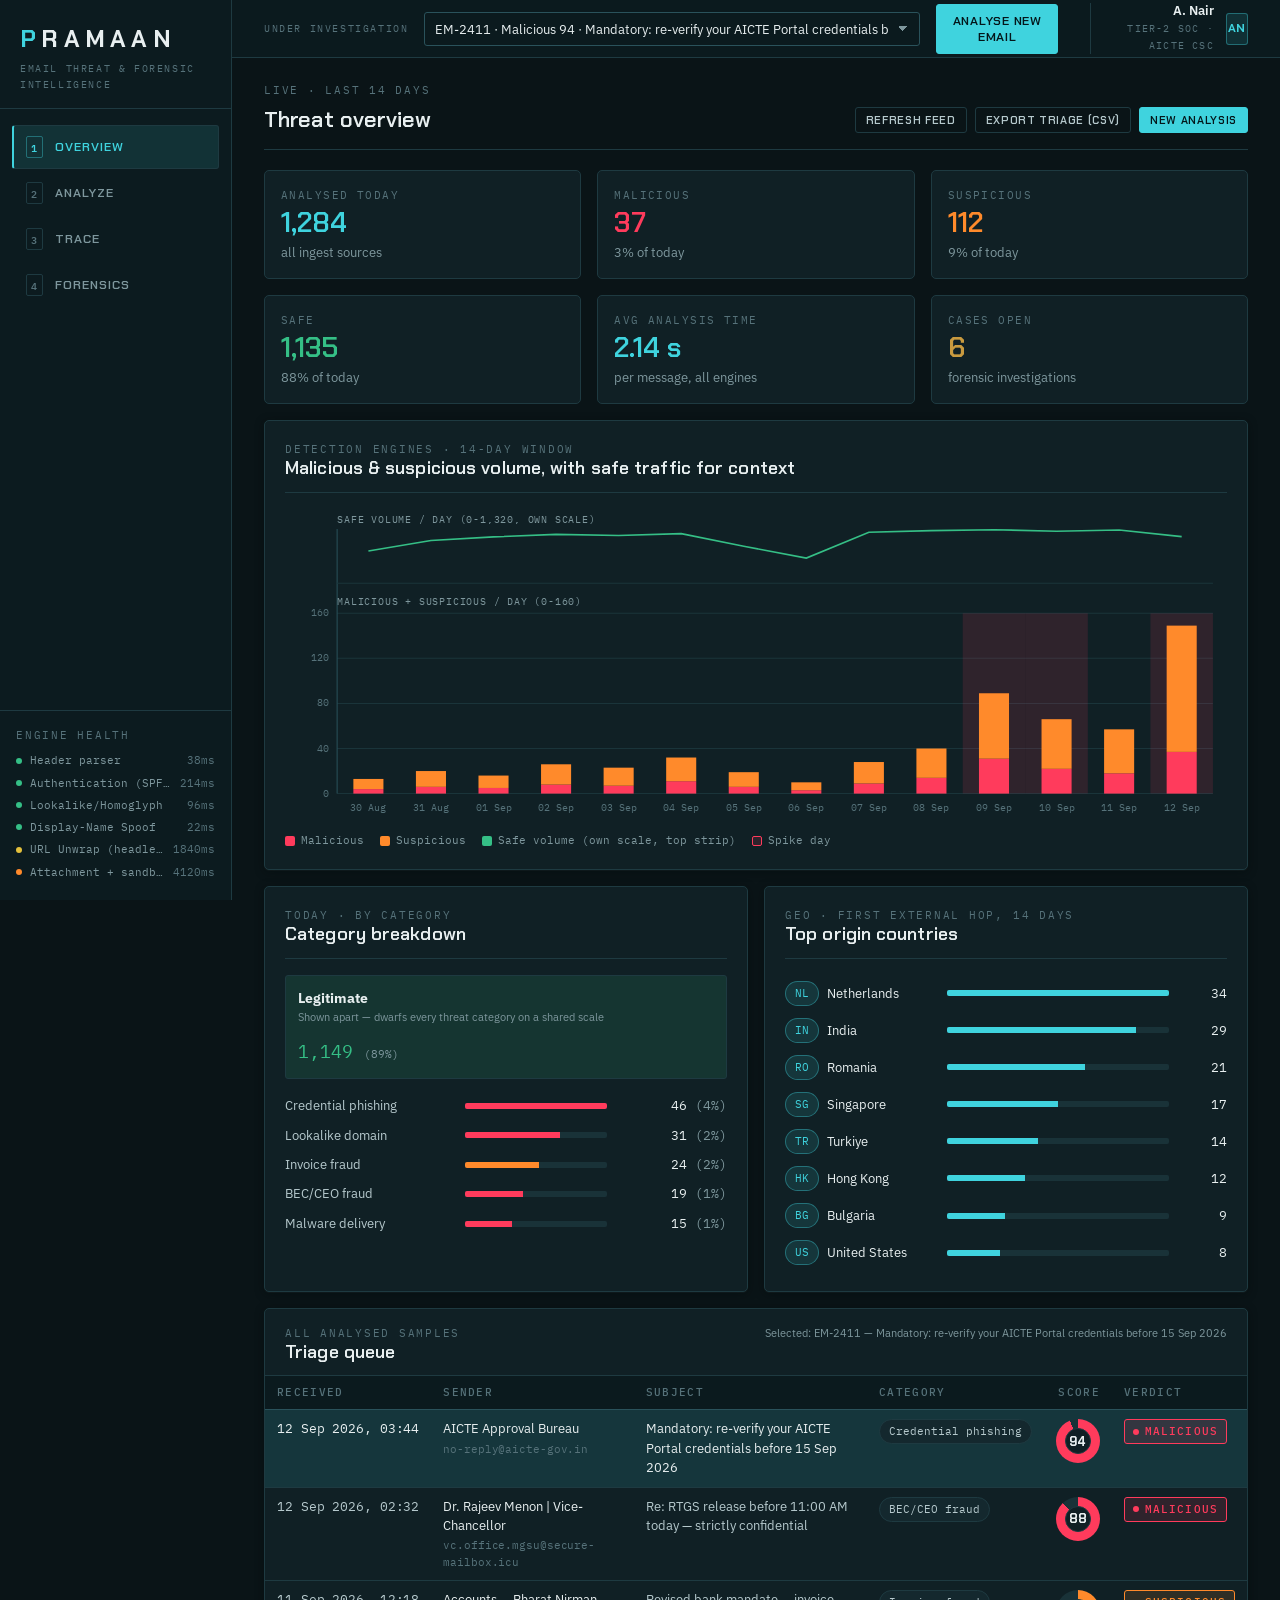
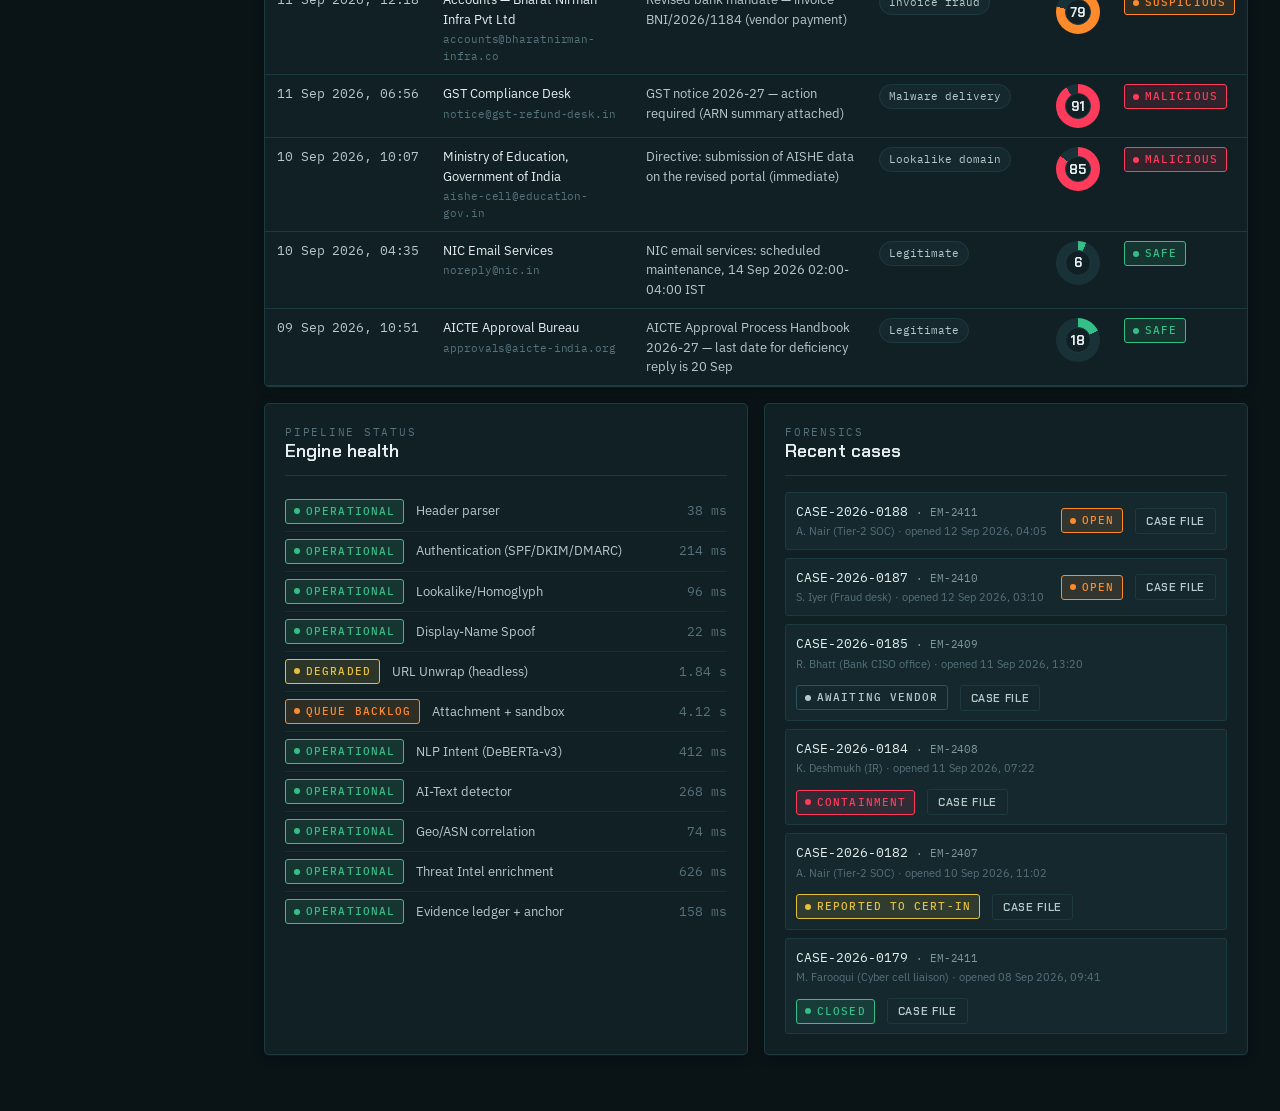
<file: index.html>
<!doctype html><html lang="en"><head>
<meta charset="utf-8"><meta name="viewport" content="width=device-width,initial-scale=1">
<title>PRAMAAN: AI Email Threat Detection, Geolocation and Forensic Intelligence</title>
<meta name="description" content="Open-source console that scores a suspicious email, explains every signal, traces the Received chain to a geolocated origin, and produces a hash-chained, blockchain-anchored evidence ledger. Prototype for Smart India Hackathon problem 26106.">
<meta name="keywords" content="email threat detection, phishing detection, business email compromise, email forensics, email header analysis, IP geolocation, lookalike domain, SPF DKIM DMARC, evidence chain, blockchain anchoring, CERT-In, Smart India Hackathon, AICTE">
<meta name="robots" content="index,follow"><link rel="canonical" href="https://thedhanrajsingh.github.io/pramaan/">
<meta property="og:type" content="website"><meta property="og:title" content="PRAMAAN: AI Email Threat Detection, Geolocation and Forensic Intelligence">
<meta property="og:description" content="Score a suspicious email, see exactly why, trace where it was injected, and export tamper-evident evidence. Open-source prototype, runs in the browser.">
<meta property="og:url" content="https://thedhanrajsingh.github.io/pramaan/"><meta property="og:image" content="https://thedhanrajsingh.github.io/pramaan/docs/social-preview.png">
<meta name="twitter:card" content="summary_large_image"><meta name="twitter:title" content="PRAMAAN: AI Email Threat Detection and Forensic Intelligence">
<meta name="twitter:description" content="Explainable phishing and BEC detection with hop-by-hop origin tracing and a blockchain-anchored evidence ledger."><meta name="twitter:image" content="https://thedhanrajsingh.github.io/pramaan/docs/social-preview.png">
<script type="application/ld+json">{"@context":"https://schema.org","@type":"SoftwareApplication","name":"PRAMAAN","applicationCategory":"SecurityApplication","operatingSystem":"Web browser","url":"https://thedhanrajsingh.github.io/pramaan/","codeRepository":"https://github.com/thedhanrajsingh/pramaan","license":"https://opensource.org/licenses/MIT","description":"AI-powered email threat detection, geolocation and forensic intelligence platform prototype.","offers":{"@type":"Offer","price":"0","priceCurrency":"INR"}}</script>
</head><body style="margin:0"><link href="https://fonts.googleapis.com/css2?family=Chakra+Petch:wght@500;600;700&family=IBM+Plex+Mono:wght@400;500;600&family=IBM+Plex+Sans:wght@400;500;600&display=swap" rel="stylesheet">
<style>/* ===========================================================================
   PRAMAAN — design system (single committed theme: "Petrol Console")

   DESIGN PLAN
   Palette (6 named colours, all explicit — the page composites over an
   unknown host ground, so every surface is painted):
     1. Abyss Petrol   #0A1417  page ground (blue-green biased neutral, never pure black)
     2. Deck Petrol    #102025  surface / card ground
     3. Instrument Cyan#3FD3DE  accent: selection, focus, active nav, data strokes
     4. Bone           #E8EFF0  primary text
     5. Steel Grey-Teal#7E979D  muted text / axis labels
     6. Brass          #C99A3F  secondary accent for evidence/ledger + chart grid emphasis
   Severity scale is deliberately NOT the accent hue:
     critical #FF3B5C · high #FF8A2B · medium #E4C03C · low #6E92C8 · safe #35BF86
   Type (Google Fonts): display — Chakra Petch · body — IBM Plex Sans · mono/data — IBM Plex Mono
   Layout: a fixed left instrument rail plus a persistent evidence topbar frame one scrolling worksheet column.
   =========================================================================== */

:root{
  /* --- grounds & surfaces --- */
  --bg:              #0A1417;
  --bg-grad:         radial-gradient(120% 90% at 12% -10%, #12272C 0%, #0A1417 58%, #071012 100%);
  --surface:         #102025;
  --surface-2:       #14282E;
  --surface-3:       #193238;
  --surface-sunk:    #0B1A1E;
  --overlay:         #0E2227;

  /* --- lines --- */
  --border:          #1E3A41;
  --border-strong:   #2A525B;
  --border-soft:     #173036;
  --grid-line:       #1A343A;

  /* --- text tiers --- */
  --text:            #E8EFF0;
  --text-2:          #B6C9CD;
  --text-muted:      #7E979D;
  --text-faint:      #56727A;
  --text-on-accent:  #04161A;

  /* --- accents --- */
  --accent:          #3FD3DE;
  --accent-dim:      #2A9AA4;
  --accent-wash:     rgba(63,211,222,.12);
  --accent-line:     rgba(63,211,222,.38);
  --brass:           #C99A3F;
  --brass-wash:      rgba(201,154,63,.14);

  /* --- semantic severity (distinct from accent) --- */
  --sev-critical:    #FF3B5C;
  --sev-high:        #FF8A2B;
  --sev-medium:      #E4C03C;
  --sev-low:         #6E92C8;
  --sev-safe:        #35BF86;
  --sev-info:        #8FA6AC;
  --sev-critical-wash: rgba(255,59,92,.13);
  --sev-high-wash:     rgba(255,138,43,.13);
  --sev-medium-wash:   rgba(228,192,60,.13);
  --sev-low-wash:      rgba(110,146,200,.14);
  --sev-safe-wash:     rgba(53,191,134,.13);
  --sev-info-wash:     rgba(143,166,172,.12);

  /* --- type --- */
  --font-display: "Chakra Petch", "Trebuchet MS", system-ui, sans-serif;
  --font-body:    "IBM Plex Sans", "Segoe UI", Helvetica, Arial, sans-serif;
  --font-mono:    "IBM Plex Mono", "Consolas", "SFMono-Regular", monospace;

  --fs-xs: 11px;  --fs-sm: 12.5px; --fs-base: 14px; --fs-md: 15px;
  --fs-lg: 18px;  --fs-xl: 22px;   --fs-2xl: 28px;
  --lh-tight: 1.18; --lh: 1.55;

  /* --- space scale --- */
  --s-1: 4px; --s-2: 8px; --s-3: 12px; --s-4: 16px; --s-5: 20px;
  --s-6: 24px; --s-7: 32px; --s-8: 40px; --s-9: 56px;

  /* --- radii: squared instrument, not pill-soft --- */
  --r-1: 2px; --r-2: 3px; --r-3: 5px; --r-pill: 999px;

  /* --- elevation --- */
  --shadow-1: 0 1px 0 rgba(255,255,255,.03), 0 2px 10px rgba(3,10,12,.45);
  --shadow-2: 0 18px 44px rgba(3,10,12,.55);

  --rail-w: 232px;
  --topbar-h: 58px;
  --dur: 160ms;
}

*, *::before, *::after{ box-sizing: border-box; }

body{
  margin: 0;
  background-color: var(--bg);
  background-image: var(--bg-grad);
  color: var(--text);
  font-family: var(--font-body);
  font-size: var(--fs-base);
  line-height: var(--lh);
  -webkit-font-smoothing: antialiased;
}

h1,h2,h3,h4{ font-family: var(--font-display); font-weight: 600; line-height: var(--lh-tight); margin: 0; letter-spacing: .1px; }
h1{ font-size: var(--fs-2xl); }
h2{ font-size: var(--fs-xl); }
h3{ font-size: var(--fs-lg); }
h4{ font-size: var(--fs-md); }
p{ margin: 0 0 var(--s-3); color: var(--text-2); }
a{ color: var(--accent); text-decoration: none; border-bottom: 1px solid var(--accent-line); }
a:hover{ color: #6FE3EC; }
ul,ol{ margin: 0 0 var(--s-3); padding-left: 1.15rem; color: var(--text-2); }
code, .mono{ font-family: var(--font-mono); font-variant-numeric: tabular-nums; letter-spacing: -.1px; }

:focus-visible{
  outline: 2px solid var(--accent);
  outline-offset: 2px;
  border-radius: var(--r-1);
}

/* ---------- eyebrow / muted / helpers ---------- */
.eyebrow{
  font-family: var(--font-mono);
  font-size: var(--fs-xs);
  text-transform: uppercase;
  letter-spacing: .16em;
  color: var(--text-faint);
  margin: 0 0 var(--s-2);
  display: block;
}
.muted{ color: var(--text-muted); }
.nowrap{ white-space: nowrap; }

/* ---------- layout primitives ---------- */
.stack{ display: flex; flex-direction: column; gap: var(--s-4); }
.stack--tight{ gap: var(--s-2); }
.row{ display: flex; align-items: center; gap: var(--s-3); flex-wrap: wrap; }
.row--between{ justify-content: space-between; }
.row--tight{ gap: var(--s-2); }
.grid-2{ display: grid; grid-template-columns: repeat(2, minmax(0,1fr)); gap: var(--s-4); }
.grid-3{ display: grid; grid-template-columns: repeat(3, minmax(0,1fr)); gap: var(--s-4); }
.grow{ flex: 1 1 auto; min-width: 0; }
@media (max-width: 1080px){
  .grid-3{ grid-template-columns: repeat(2, minmax(0,1fr)); }
}
@media (max-width: 720px){
  .grid-2, .grid-3{ grid-template-columns: minmax(0,1fr); }
}

/* ---------- card ---------- */
.card{
  background: var(--surface);
  border: 1px solid var(--border);
  border-radius: var(--r-3);
  box-shadow: var(--shadow-1);
  padding: var(--s-5);
  position: relative;
}
.card--flush{ padding: 0; overflow: hidden; }
.card-head{
  display: flex; align-items: baseline; justify-content: space-between;
  gap: var(--s-3);
  padding-bottom: var(--s-3);
  margin-bottom: var(--s-4);
  border-bottom: 1px solid var(--border);
}
.card-head .eyebrow{ margin: 0; }
.card--flush .card-head{ padding: var(--s-4) var(--s-5) var(--s-3); margin-bottom: 0; }

/* severity left stripe */
.stripe{ border-left: 3px solid var(--sev-info); }
.stripe--critical{ border-left-color: var(--sev-critical); }
.stripe--high{ border-left-color: var(--sev-high); }
.stripe--medium{ border-left-color: var(--sev-medium); }
.stripe--low{ border-left-color: var(--sev-low); }
.stripe--safe{ border-left-color: var(--sev-safe); }
.stripe--accent{ border-left-color: var(--accent); }

/* ---------- kpi ---------- */
.kpi{
  background: var(--surface);
  border: 1px solid var(--border);
  border-radius: var(--r-3);
  padding: var(--s-4);
  display: flex; flex-direction: column; gap: var(--s-1);
}
.kpi__label{
  font-family: var(--font-mono); font-size: var(--fs-xs);
  text-transform: uppercase; letter-spacing: .13em; color: var(--text-faint);
}
.kpi__value{
  font-family: var(--font-display); font-size: var(--fs-2xl); font-weight: 600;
  font-variant-numeric: tabular-nums; color: var(--text); line-height: 1.1;
}
.kpi__sub{ font-size: var(--fs-sm); color: var(--text-muted); font-variant-numeric: tabular-nums; }

/* ---------- badge / pill ---------- */
.badge{
  display: inline-flex; align-items: center; gap: 6px;
  font-family: var(--font-mono); font-size: var(--fs-xs); font-weight: 500;
  text-transform: uppercase; letter-spacing: .1em;
  padding: 3px 8px; border-radius: var(--r-2);
  border: 1px solid var(--sev-info); color: var(--sev-info); background: var(--sev-info-wash);
  white-space: nowrap;
}
.badge--critical{ border-color: var(--sev-critical); color: var(--sev-critical); background: var(--sev-critical-wash); }
.badge--high{ border-color: var(--sev-high); color: var(--sev-high); background: var(--sev-high-wash); }
.badge--medium{ border-color: var(--sev-medium); color: var(--sev-medium); background: var(--sev-medium-wash); }
.badge--low{ border-color: var(--sev-low); color: var(--sev-low); background: var(--sev-low-wash); }
.badge--safe{ border-color: var(--sev-safe); color: var(--sev-safe); background: var(--sev-safe-wash); }
.badge--info{ border-color: var(--border-strong); color: var(--text-2); background: var(--surface-2); }
.badge__dot{ width: 6px; height: 6px; border-radius: var(--r-pill); background: currentColor; }

.pill{
  display: inline-flex; align-items: center; gap: 6px;
  font-family: var(--font-mono); font-size: var(--fs-xs);
  padding: 3px 9px; border-radius: var(--r-pill);
  background: var(--surface-2); border: 1px solid var(--border);
  color: var(--text-2); white-space: nowrap;
}
.pill--accent{ border-color: var(--accent-line); color: var(--accent); background: var(--accent-wash); }
.pill--brass{ border-color: rgba(201,154,63,.45); color: var(--brass); background: var(--brass-wash); }

/* ---------- buttons ---------- */
.btn{
  display: inline-flex; align-items: center; justify-content: center; gap: var(--s-2);
  font-family: var(--font-display); font-size: var(--fs-sm); font-weight: 600;
  letter-spacing: .06em; text-transform: uppercase;
  padding: 8px 14px; border-radius: var(--r-2);
  background: var(--surface-2); color: var(--text);
  border: 1px solid var(--border-strong); cursor: pointer;
  transition: background var(--dur) ease, border-color var(--dur) ease, color var(--dur) ease;
  text-decoration: none;
}
.btn:hover{ background: var(--surface-3); border-color: var(--accent-dim); }
.btn:active{ transform: translateY(1px); }
.btn--primary{
  background: var(--accent); color: var(--text-on-accent); border-color: var(--accent);
}
.btn--primary:hover{ background: #63E0E9; border-color: #63E0E9; color: var(--text-on-accent); }
.btn--ghost{ background: transparent; color: var(--text-2); border-color: var(--border); }
.btn--ghost:hover{ background: var(--surface-2); color: var(--text); }
.btn--danger{ background: var(--sev-critical-wash); color: var(--sev-critical); border-color: var(--sev-critical); }
.btn--sm{ padding: 5px 10px; font-size: var(--fs-xs); }
.btn[disabled]{ opacity: .5; cursor: not-allowed; }

/* ---------- dense data table ---------- */
.table{ width: 100%; border-collapse: collapse; font-size: var(--fs-sm); }
.table th{
  text-align: left; font-family: var(--font-mono); font-weight: 500;
  font-size: var(--fs-xs); text-transform: uppercase; letter-spacing: .12em;
  color: var(--text-faint); padding: 8px var(--s-3);
  border-bottom: 1px solid var(--border-strong); background: var(--surface-sunk);
  position: sticky; top: 0; z-index: 1;
}
.table td{
  padding: 9px var(--s-3);
  border-bottom: 1px solid var(--border);
  color: var(--text-2); vertical-align: top;
  font-variant-numeric: tabular-nums;
}
.table tbody tr:hover td{ background: var(--surface-2); color: var(--text); }
.table tbody tr[aria-selected="true"] td{ background: var(--accent-wash); color: var(--text); }
.table tr.is-clickable{ cursor: pointer; }
.table td.num, .table th.num{ text-align: right; }
.table-scroll{ overflow-x: auto; max-width: 100%; }

pre{
  font-family: var(--font-mono); font-size: var(--fs-sm); line-height: 1.5;
  background: var(--surface-sunk); border: 1px solid var(--border);
  border-radius: var(--r-2); padding: var(--s-3);
  color: var(--text-2); overflow-x: auto; margin: 0;
  white-space: pre; tab-size: 2;
}

/* ---------- score ring ---------- */
.score-ring{
  --ring-size: 96px;
  --ring-val: 0;               /* 0..100 */
  --ring-color: var(--sev-info);
  width: var(--ring-size); height: var(--ring-size);
  border-radius: var(--r-pill);
  flex: 0 0 auto;
  display: grid; place-items: center;
  background:
    conic-gradient(var(--ring-color) calc(var(--ring-val) * 1%), var(--surface-3) 0);
  position: relative;
}
.score-ring::after{
  content: ""; position: absolute; inset: 9px;
  border-radius: var(--r-pill);
  background: var(--surface);
  border: 1px solid var(--border);
}
.score-ring__val{
  position: relative; z-index: 1;
  font-family: var(--font-display); font-weight: 700;
  font-size: calc(var(--ring-size) * .30); color: var(--text);
  font-variant-numeric: tabular-nums; line-height: 1;
}
.score-ring__cap{
  position: relative; z-index: 1;
  font-family: var(--font-mono); font-size: var(--fs-xs);
  color: var(--text-faint); text-transform: uppercase; letter-spacing: .12em;
}
.score-ring--critical{ --ring-color: var(--sev-critical); }
.score-ring--high{ --ring-color: var(--sev-high); }
.score-ring--medium{ --ring-color: var(--sev-medium); }
.score-ring--low{ --ring-color: var(--sev-low); }
.score-ring--safe{ --ring-color: var(--sev-safe); }
.score-ring--sm{ --ring-size: 44px; }
.score-ring--lg{ --ring-size: 132px; }

/* meter bar (weights, similarity) */
.meter{
  height: 6px; border-radius: var(--r-1);
  background: var(--surface-3); overflow: hidden; min-width: 60px;
}
.meter__fill{ height: 100%; background: var(--accent); display: block; }
.meter__fill--critical{ background: var(--sev-critical); }
.meter__fill--high{ background: var(--sev-high); }
.meter__fill--medium{ background: var(--sev-medium); }
.meter__fill--low{ background: var(--sev-low); }
.meter__fill--safe{ background: var(--sev-safe); }
.meter__fill--brass{ background: var(--brass); }

/* ---------- form controls ---------- */
label{ display: block; font-family: var(--font-mono); font-size: var(--fs-xs);
  text-transform: uppercase; letter-spacing: .12em; color: var(--text-faint); margin-bottom: 6px; }
input[type="text"], input[type="search"], input[type="email"], textarea, select{
  width: 100%;
  font-family: var(--font-body); font-size: var(--fs-sm);
  color: var(--text);
  background: var(--surface-sunk);
  border: 1px solid var(--border-strong);
  border-radius: var(--r-2);
  padding: 8px 10px;
  appearance: none;
}
textarea{ font-family: var(--font-mono); line-height: 1.5; resize: vertical; min-height: 110px; }
select{
  background-image: linear-gradient(45deg, transparent 50%, var(--text-muted) 50%),
                    linear-gradient(135deg, var(--text-muted) 50%, transparent 50%);
  background-position: calc(100% - 16px) 50%, calc(100% - 11px) 50%;
  background-size: 5px 5px, 5px 5px;
  background-repeat: no-repeat;
  padding-right: 30px; cursor: pointer;
}
input::placeholder, textarea::placeholder{ color: var(--text-faint); }
input:focus, textarea:focus, select:focus{ border-color: var(--accent); }
.dropzone{
  border: 1px dashed var(--border-strong);
  border-radius: var(--r-3);
  background: var(--surface-sunk);
  padding: var(--s-6);
  text-align: center; color: var(--text-muted);
  cursor: pointer;
}
.dropzone:hover{ border-color: var(--accent-dim); color: var(--text-2); }

/* ---------- screens ---------- */
.screen{
  padding: var(--s-6) var(--s-7) var(--s-9);
  max-width: 1440px;
  margin: 0 auto;
}
.screen[hidden]{ display: none !important; }
.screen__head{
  display: flex; align-items: flex-end; justify-content: space-between;
  gap: var(--s-4); margin-bottom: var(--s-5);
  padding-bottom: var(--s-4);
  border-bottom: 1px solid var(--border);
}
.screen__title{ font-size: var(--fs-xl); }
@media (max-width: 720px){
  .screen{ padding: var(--s-4) var(--s-4) var(--s-8); }
}

/* ---------- misc data bits ---------- */
.kv{ display: grid; grid-template-columns: 130px minmax(0,1fr); gap: 6px var(--s-3); font-size: var(--fs-sm); }
.kv dt{ font-family: var(--font-mono); font-size: var(--fs-xs); text-transform: uppercase;
  letter-spacing: .1em; color: var(--text-faint); }
.kv dd{ margin: 0; color: var(--text-2); font-family: var(--font-mono); word-break: break-all; }
.hash{ font-family: var(--font-mono); font-size: var(--fs-xs); color: var(--text-muted); word-break: break-all; }
.divider{ height: 1px; background: var(--border); margin: var(--s-4) 0; }

/* ---------- motion ---------- */
@media (prefers-reduced-motion: reduce){
  *, *::before, *::after{
    animation-duration: .001ms !important;
    animation-iteration-count: 1 !important;
    transition-duration: .001ms !important;
    scroll-behavior: auto !important;
  }
}
</style>
<style>
/* ---------------- shell-only layout ---------------- */
#app{
  display: grid;
  grid-template-columns: var(--rail-w) minmax(0, 1fr);
  min-height: 100vh;
  background: var(--bg);
}

/* left instrument rail */
#rail{
  position: sticky; top: 0; align-self: start;
  height: 100vh;
  display: flex; flex-direction: column;
  background: #0C1B1F;
  border-right: 1px solid var(--border);
}
#rail .wordmark{ padding: var(--s-5) var(--s-5) var(--s-4); border-bottom: 1px solid var(--border); }
#rail .wordmark b{
  display: block; font-family: var(--font-display); font-weight: 700;
  font-size: 24px; letter-spacing: .22em; color: var(--text);
}
#rail .wordmark span{
  display: block; margin-top: 4px;
  font-family: var(--font-mono); font-size: 10px; text-transform: uppercase;
  letter-spacing: .16em; color: var(--text-faint);
}
#rail .wordmark b::first-letter{ color: var(--accent); }

#nav{ padding: var(--s-4) var(--s-3); display: flex; flex-direction: column; gap: 2px; }
#nav .nav-btn{
  display: flex; align-items: center; gap: var(--s-3);
  width: 100%; text-align: left; cursor: pointer;
  background: transparent; border: 1px solid transparent; border-left: 2px solid transparent;
  color: var(--text-muted);
  font-family: var(--font-display); font-size: var(--fs-sm); font-weight: 600;
  letter-spacing: .08em; text-transform: uppercase;
  padding: 10px var(--s-3); border-radius: var(--r-2);
}
#nav .nav-btn .idx{
  font-family: var(--font-mono); font-size: 10px; color: var(--text-faint);
  border: 1px solid var(--border); border-radius: var(--r-1); padding: 1px 4px;
}
#nav .nav-btn:hover{ background: var(--surface); color: var(--text-2); }
#nav .nav-btn[aria-current="page"]{
  background: var(--accent-wash); color: var(--accent);
  border-color: var(--border); border-left-color: var(--accent);
}
#nav .nav-btn[aria-current="page"] .idx{ color: var(--accent); border-color: var(--accent-line); }

#rail .rail-foot{
  margin-top: auto; padding: var(--s-4) var(--s-4) var(--s-5);
  border-top: 1px solid var(--border);
}
#engine-health{ list-style: none; margin: 0; padding: 0; display: flex; flex-direction: column; gap: 6px; }
#engine-health li{
  display: flex; align-items: center; gap: var(--s-2);
  font-family: var(--font-mono); font-size: 10.5px; color: var(--text-muted);
}
#engine-health .dot{ width: 6px; height: 6px; border-radius: var(--r-pill); background: var(--sev-safe); flex: 0 0 auto; }
#engine-health .dot.warn{ background: var(--sev-medium); }
#engine-health .dot.bad{ background: var(--sev-high); }
#engine-health .name{ overflow: hidden; text-overflow: ellipsis; white-space: nowrap; min-width: 0; }
#engine-health .ms{ margin-left: auto; color: var(--text-faint); font-variant-numeric: tabular-nums; }

/* top bar */
#topbar{
  position: sticky; top: 0; z-index: 30;
  display: flex; align-items: center; gap: var(--s-4);
  height: var(--topbar-h); padding: 0 var(--s-7);
  background: #0C1B1FF2;
  backdrop-filter: blur(6px);
  border-bottom: 1px solid var(--border);
}
#topbar .tb-label{
  font-family: var(--font-mono); font-size: 10px; text-transform: uppercase;
  letter-spacing: .16em; color: var(--text-faint); white-space: nowrap;
}
#email-select{ min-width: 300px; max-width: 520px; width: auto; }
#topbar .spacer{ flex: 1 1 auto; }
#analyst{
  display: flex; align-items: center; gap: var(--s-3); padding-left: var(--s-4);
  border-left: 1px solid var(--border);
}
#analyst .who{ line-height: 1.25; text-align: right; }
#analyst .who b{ display: block; font-size: var(--fs-sm); color: var(--text); font-weight: 600; }
#analyst .who span{ font-family: var(--font-mono); font-size: 10px; color: var(--text-faint); text-transform: uppercase; letter-spacing: .12em; }
#analyst .avatar{
  width: 32px; height: 32px; border-radius: var(--r-2);
  display: grid; place-items: center;
  background: var(--accent-wash); border: 1px solid var(--accent-line);
  color: var(--accent); font-family: var(--font-display); font-weight: 700; font-size: 12px;
}

/* toasts */
#toasts{
  position: fixed; right: var(--s-5); bottom: var(--s-5); z-index: 60;
  display: flex; flex-direction: column; gap: var(--s-2); max-width: 360px;
}
#toasts .toast{
  background: var(--overlay); border: 1px solid var(--border-strong);
  border-left: 3px solid var(--accent);
  border-radius: var(--r-2); box-shadow: var(--shadow-2);
  padding: 10px var(--s-3); font-size: var(--fs-sm); color: var(--text-2);
}
#toasts .toast b{ color: var(--text); font-family: var(--font-display); }

#screens:focus{ outline: none; }

@media (max-width: 900px){
  #app{ grid-template-columns: minmax(0,1fr); }
  #rail{ position: static; height: auto; flex-direction: column; }
  #rail .rail-foot{ display: none; }
  #nav{ flex-direction: row; flex-wrap: wrap; }
  #topbar{ padding: var(--s-3) var(--s-4); height: auto; flex-wrap: wrap; }
  #email-select{ min-width: 0; width: 100%; }
}
</style>

<div id="app">
  <aside id="rail">
    <div class="wordmark">
      <b>PRAMAAN</b>
      <span>Email threat &amp; forensic intelligence</span>
    </div>
    <nav id="nav" aria-label="Primary">
      <button class="nav-btn" type="button" data-screen="overview"><span class="idx">1</span> Overview</button>
      <button class="nav-btn" type="button" data-screen="analyze"><span class="idx">2</span> Analyze</button>
      <button class="nav-btn" type="button" data-screen="trace"><span class="idx">3</span> Trace</button>
      <button class="nav-btn" type="button" data-screen="forensics"><span class="idx">4</span> Forensics</button>
    </nav>
    <div class="rail-foot">
      <span class="eyebrow">Engine health</span>
      <ul id="engine-health"></ul>
    </div>
  </aside>

  <div>
    <header id="topbar">
      <span class="tb-label">Under investigation</span>
      <select id="email-select" aria-label="Select the email or case under investigation"></select>
      <button class="btn btn--primary" type="button" id="btn-analyse">Analyse new email</button>
      <span class="spacer"></span>
      <div id="analyst">
        <div class="who">
          <b>A. Nair</b>
          <span>Tier-2 SOC · AICTE CSC</span>
        </div>
        <div class="avatar" aria-hidden="true">AN</div>
      </div>
    </header>

    <main id="screens" tabindex="-1">
      <section class="screen" id="screen-overview" hidden aria-labelledby="overview-title">
  <div class="screen__head">
    <div>
      <span class="eyebrow">Live · last 14 days</span>
      <h2 class="screen__title" id="overview-title">Threat overview</h2>
    </div>
    <div class="row row--tight">
      <button type="button" class="btn btn--ghost btn--sm" id="overview-btn-refresh">Refresh feed</button>
      <button type="button" class="btn btn--ghost btn--sm" id="overview-btn-export">Export triage (CSV)</button>
      <button type="button" class="btn btn--primary btn--sm" id="overview-btn-new">New analysis</button>
    </div>
  </div>

  <div class="stack">

    <!-- 1. KPI strip -->
    <div class="grid-3" id="overview-kpis" role="group" aria-label="Today's key metrics"></div>

    <!-- 2. 14-day stacked threat chart -->
    <div class="card">
      <div class="card-head">
        <div>
          <span class="eyebrow">Detection engines · 14-day window</span>
          <h3>Malicious &amp; suspicious volume, with safe traffic for context</h3>
        </div>
      </div>
      <div class="chart-wrap" id="overview-chart"></div>
      <div class="chart-legend">
        <span><i style="background:var(--sev-critical)"></i>Malicious</span>
        <span><i style="background:var(--sev-high)"></i>Suspicious</span>
        <span><i style="background:var(--sev-safe)"></i>Safe volume (own scale, top strip)</span>
        <span><i style="background:var(--sev-critical-wash);border:1px solid var(--sev-critical)"></i>Spike day</span>
      </div>
    </div>

    <div class="grid-2">
      <!-- 3. Category breakdown -->
      <div class="card">
        <div class="card-head">
          <div>
            <span class="eyebrow">Today · by category</span>
            <h3>Category breakdown</h3>
          </div>
        </div>
        <div id="overview-categories"></div>
      </div>

      <!-- 4. Top origin countries -->
      <div class="card">
        <div class="card-head">
          <div>
            <span class="eyebrow">Geo · first external hop, 14 days</span>
            <h3>Top origin countries</h3>
          </div>
        </div>
        <div id="overview-origins"></div>
      </div>
    </div>

    <!-- 5. Triage table -->
    <div class="card card--flush">
      <div class="card-head">
        <div>
          <span class="eyebrow">All analysed samples</span>
          <h3>Triage queue</h3>
        </div>
        <p class="muted" id="overview-selected-caption" aria-live="polite"></p>
      </div>
      <div class="table-scroll">
        <table class="table">
          <thead>
            <tr>
              <th scope="col">Received</th>
              <th scope="col">Sender</th>
              <th scope="col">Subject</th>
              <th scope="col">Category</th>
              <th scope="col" class="num">Score</th>
              <th scope="col">Verdict</th>
            </tr>
          </thead>
          <tbody id="overview-triage-body"></tbody>
        </table>
      </div>
    </div>

    <!-- 6. Engine health + recent cases -->
    <div class="grid-2">
      <div class="card">
        <div class="card-head">
          <div>
            <span class="eyebrow">Pipeline status</span>
            <h3>Engine health</h3>
          </div>
        </div>
        <div id="overview-engines"></div>
      </div>

      <div class="card">
        <div class="card-head">
          <div>
            <span class="eyebrow">Forensics</span>
            <h3>Recent cases</h3>
          </div>
        </div>
        <div class="case-list" id="overview-cases"></div>
      </div>
    </div>

  </div>
</section>

<style>
/* KPI strip: 6 up on a wide console, collapsing on narrower ones.
   (Must be CSS, not an inline style — an inline grid-template-columns
   would override .grid-3's media queries and never collapse.) */
#screen-overview #overview-kpis{ grid-template-columns: repeat(6, minmax(0,1fr)); }
@media (max-width: 1280px){ #screen-overview #overview-kpis{ grid-template-columns: repeat(3, minmax(0,1fr)); } }
@media (max-width: 720px){ #screen-overview #overview-kpis{ grid-template-columns: repeat(2, minmax(0,1fr)); } }

#screen-overview #overview-selected-caption{ margin: 0; font-size: var(--fs-xs); }

#screen-overview .chart-wrap{ width: 100%; }
#screen-overview .chart-wrap svg{ display: block; width: 100%; height: auto; }
#screen-overview .chart-legend{ display: flex; gap: var(--s-4); margin-top: var(--s-3); flex-wrap: wrap; }
#screen-overview .chart-legend span{
  display: inline-flex; align-items: center; gap: 6px;
  font-family: var(--font-mono); font-size: var(--fs-xs); color: var(--text-muted);
}
#screen-overview .chart-legend i{ width: 10px; height: 10px; border-radius: 2px; display: inline-block; }

#screen-overview .ch-grid{ stroke: var(--grid-line); stroke-width: 1; }
#screen-overview .ch-axis{ stroke: var(--border-strong); stroke-width: 1; }
#screen-overview .ch-lbl{ font-family: var(--font-mono); font-size: 10px; fill: var(--text-faint); }
#screen-overview .ch-cap{ font-family: var(--font-mono); font-size: 10px; fill: var(--text-muted); letter-spacing: .08em; }
#screen-overview .ch-mal{ fill: var(--sev-critical); }
#screen-overview .ch-sus{ fill: var(--sev-high); }
#screen-overview .ch-spike{ fill: var(--sev-critical-wash); }
#screen-overview .ch-safe{ fill: none; stroke: var(--sev-safe); stroke-width: 1.6; }

#screen-overview .kpi--critical .kpi__value{ color: var(--sev-critical); }
#screen-overview .kpi--high .kpi__value{ color: var(--sev-high); }
#screen-overview .kpi--safe .kpi__value{ color: var(--sev-safe); }
#screen-overview .kpi--accent .kpi__value{ color: var(--accent); }
#screen-overview .kpi--brass .kpi__value{ color: var(--brass); }

#screen-overview .legit-row{
  padding: var(--s-3); margin-bottom: var(--s-3);
  background: var(--sev-safe-wash); border: 1px solid var(--border); border-radius: var(--r-2);
}
#screen-overview .legit-row .legit-count{ font-family: var(--font-mono); font-size: var(--fs-lg); color: var(--sev-safe); white-space: nowrap; }

#screen-overview .bar-label{ flex: 0 0 auto; font-size: var(--fs-sm); }
#screen-overview .bar-count{ flex: 0 0 auto; text-align: right; font-family: var(--font-mono); font-size: var(--fs-sm); }
#screen-overview #overview-categories .bar-row{ padding: 5px 0; }
#screen-overview #overview-categories .bar-label{ width: 168px; color: var(--text-2); }
#screen-overview #overview-categories .bar-count{ width: 108px; }
#screen-overview #overview-origins .bar-row{ padding: 6px 0; }
#screen-overview #overview-origins .bar-label{ width: 150px; display: flex; align-items: center; gap: 8px; }
#screen-overview #overview-origins .bar-count{ width: 46px; }

#screen-overview .meta-stack{ display: flex; flex-direction: column; gap: 2px; min-width: 0; }
#screen-overview .sender-name{ color: var(--text); font-size: var(--fs-sm); }
#screen-overview .sender-addr{ color: var(--text-faint); font-size: var(--fs-xs); }
#screen-overview .table td.ring-cell .score-ring{ display: inline-grid; vertical-align: middle; }

#screen-overview .engine-row{ padding: 7px 0; border-bottom: 1px solid var(--border-soft); }
#screen-overview .engine-row:last-child{ border-bottom: none; }
#screen-overview .engine-name{ flex: 1 1 auto; font-size: var(--fs-sm); color: var(--text-2); }
#screen-overview .engine-lat{ font-family: var(--font-mono); font-size: var(--fs-sm); color: var(--text-faint); width: 72px; text-align: right; }

#screen-overview .case-list{ display: flex; flex-direction: column; gap: var(--s-2); }
#screen-overview .case-row{
  padding: 9px 10px; background: var(--surface-2); border: 1px solid var(--border); border-radius: var(--r-2);
}
#screen-overview .meta-stack .id{ font-family: var(--font-mono); font-size: var(--fs-sm); color: var(--text); }
#screen-overview .meta-stack .sub{ font-size: var(--fs-xs); color: var(--text-faint); }
#screen-overview .case-actions{ flex: 0 0 auto; }
</style>

<script>(function () {
  window.__screens = window.__screens || [];
  var root = null;
  var esc;

  /* ---------- small pure helpers (no App/EFP_DATA access at parse time) ---------- */

  function niceMax(v) { return Math.ceil((v || 10) / 40) * 40; }

  var STATUS_BADGE = { operational: 'badge--safe', degraded: 'badge--medium' };
  function statusBadgeClass(status) {
    return STATUS_BADGE[status] || 'badge--high'; /* queue backlog etc. */
  }

  var CASE_BADGE = {
    closed: 'badge--safe',
    containment: 'badge--critical',
    open: 'badge--high',
    'reported to cert-in': 'badge--medium'
  };
  function caseBadgeClass(status) {
    return CASE_BADGE[status.toLowerCase()] || 'badge--info'; /* awaiting vendor etc. */
  }

  var CATEGORY_SEV = {
    'Credential phishing': 'critical',
    'Lookalike domain': 'critical',
    'BEC/CEO fraud': 'critical',
    'Invoice fraud': 'high',
    'Malware delivery': 'critical'
  };

  /* ---------- KPI strip ---------- */

  function renderKpis(k, ctx) {
    var cards = [
      { label: 'Analysed today', value: ctx.fmt.number(k.analysedToday), sub: 'all ingest sources', tone: 'accent' },
      { label: 'Malicious', value: ctx.fmt.number(k.malicious), sub: ctx.fmt.pct(k.malicious / k.analysedToday) + ' of today', tone: 'critical' },
      { label: 'Suspicious', value: ctx.fmt.number(k.suspicious), sub: ctx.fmt.pct(k.suspicious / k.analysedToday) + ' of today', tone: 'high' },
      { label: 'Safe', value: ctx.fmt.number(k.safe), sub: ctx.fmt.pct(k.safe / k.analysedToday) + ' of today', tone: 'safe' },
      { label: 'Avg analysis time', value: ctx.fmt.ms(k.avgAnalysisMs), sub: 'per message, all engines', tone: 'accent' },
      { label: 'Cases open', value: ctx.fmt.number(k.casesOpen), sub: 'forensic investigations', tone: 'brass' }
    ];
    return cards.map(function (c) {
      return '<div class="kpi kpi--' + c.tone + '">' +
        '<span class="kpi__label">' + c.label + '</span>' +
        '<span class="kpi__value">' + c.value + '</span>' +
        '<span class="kpi__sub">' + c.sub + '</span>' +
        '</div>';
    }).join('');
  }

  /* ---------- 14-day stacked chart (hand-computed SVG) ---------- */

  function renderChart(days, ctx) {
    var W = 940;
    var marginLeft = 52, marginRight = 14;
    var plotW = W - marginLeft - marginRight;
    var bandW = plotW / days.length;
    var barW = Math.min(30, bandW * 0.52);

    /* two stacked plots: a quiet safe-volume strip on its own scale, then the
       malicious + suspicious stack. All y values computed from the data. */
    var safeTop = 20, safeH = 54, safeBottom = safeTop + safeH;
    var mainTop = 104, mainH = 180, mainBottom = mainTop + mainH;
    var xLabelY = mainBottom + 17;
    var H = xLabelY + 10;

    var stackMax = Math.max.apply(null, days.map(function (d) { return d.malicious + d.suspicious; }));
    var safeMax = Math.max.apply(null, days.map(function (d) { return d.safe; }));
    stackMax = niceMax(stackMax);
    safeMax = niceMax(safeMax);
    var spikeThreshold = stackMax * 0.4;

    function yMain(v) { return mainBottom - (v / stackMax) * mainH; }
    function ySafe(v) { return safeBottom - (v / safeMax) * safeH; }

    var svg = '';

    /* gridlines + y axis labels for the main plot */
    var gridTicks = 4, i, gy, val;
    for (i = 0; i <= gridTicks; i++) {
      val = Math.round((stackMax / gridTicks) * i);
      gy = yMain(val);
      svg += '<line class="ch-grid" x1="' + marginLeft + '" x2="' + (W - marginRight) + '" y1="' + gy + '" y2="' + gy + '"/>';
      svg += '<text class="ch-lbl" x="' + (marginLeft - 8) + '" y="' + (gy + 3) + '" text-anchor="end">' + val + '</text>';
    }
    svg += '<line class="ch-axis" x1="' + marginLeft + '" x2="' + marginLeft + '" y1="' + safeTop + '" y2="' + mainBottom + '"/>';

    /* captions: each plot states its own scale so the two are never confused */
    svg += '<text class="ch-cap" x="' + marginLeft + '" y="' + (safeTop - 6) + '">SAFE VOLUME / DAY (0-' + ctx.fmt.number(safeMax) + ', OWN SCALE)</text>';
    svg += '<line class="ch-grid" x1="' + marginLeft + '" x2="' + (W - marginRight) + '" y1="' + safeBottom + '" y2="' + safeBottom + '"/>';
    svg += '<text class="ch-cap" x="' + marginLeft + '" y="' + (mainTop - 8) + '">MALICIOUS + SUSPICIOUS / DAY (0-' + ctx.fmt.number(stackMax) + ')</text>';

    var safePts = [];
    days.forEach(function (d, idx) {
      var cx = marginLeft + idx * bandW + bandW / 2;
      var bx = cx - barW / 2;
      var stackV = d.malicious + d.suspicious;

      if (stackV >= spikeThreshold) {
        svg += '<rect class="ch-spike" x="' + (marginLeft + idx * bandW) + '" y="' + mainTop + '" width="' + bandW + '" height="' + mainH + '"/>';
      }

      var yMal = yMain(d.malicious);
      var hMal = mainBottom - yMal;
      var yStackTop = yMain(stackV);
      var hSus = yMal - yStackTop;

      svg += '<rect class="ch-mal" x="' + bx + '" y="' + yMal + '" width="' + barW + '" height="' + hMal + '"><title>' + esc(d.day + ' — ' + d.malicious + ' malicious') + '</title></rect>';
      if (d.suspicious > 0) {
        svg += '<rect class="ch-sus" x="' + bx + '" y="' + yStackTop + '" width="' + barW + '" height="' + hSus + '"><title>' + esc(d.day + ' — ' + d.suspicious + ' suspicious') + '</title></rect>';
      }
      svg += '<text class="ch-lbl" x="' + cx + '" y="' + xLabelY + '" text-anchor="middle">' + esc(d.day) + '</text>';

      safePts.push(cx + ',' + ySafe(d.safe));
    });

    svg += '<polyline class="ch-safe" points="' + safePts.join(' ') + '"/>';

    return '<svg viewBox="0 0 ' + W + ' ' + H + '" role="img" aria-label="14-day chart: malicious and suspicious mail per day as stacked bars (0 to ' + stackMax + '), with safe volume as a line on its own scale (0 to ' + safeMax + ') above">' + svg + '</svg>';
  }

  /* ---------- category breakdown ---------- */

  function renderCategories(cats, ctx) {
    var total = 0;
    cats.forEach(function (c) { total += c.count; });
    var legit = null, threats = [];
    cats.forEach(function (c) { if (c.category === 'Legitimate') { legit = c; } else { threats.push(c); } });
    threats.sort(function (a, b) { return b.count - a.count; });
    var maxThreat = threats.length ? threats[0].count : 1;

    var legitPct = ctx.fmt.pct(legit.count / total);
    var html = '<div class="legit-row row row--between">' +
      '<div><strong>' + esc(legit.category) + '</strong>' +
      '<div class="muted" style="font-size:var(--fs-xs)">Shown apart — dwarfs every threat category on a shared scale</div></div>' +
      '<div class="legit-count">' + ctx.fmt.number(legit.count) + ' <span class="muted" style="font-size:var(--fs-xs)">(' + legitPct + ')</span></div>' +
      '</div>';
    html += threats.map(function (c) {
      var pct = Math.round((c.count / maxThreat) * 100);
      var ofTotal = ctx.fmt.pct(c.count / total);
      var sev = CATEGORY_SEV[c.category];
      return '<div class="bar-row row">' +
        '<span class="bar-label">' + esc(c.category) + '</span>' +
        '<span class="meter grow"><span class="meter__fill meter__fill--' + sev + '" style="width:' + pct + '%"></span></span>' +
        '<span class="bar-count">' + ctx.fmt.number(c.count) + ' <span class="muted">(' + ofTotal + ')</span></span>' +
        '</div>';
    }).join('');
    return html;
  }

  /* ---------- top origin countries ---------- */

  function renderOrigins(list, ctx) {
    var max = list.length ? list[0].count : 1;
    return list.map(function (c) {
      var pct = Math.round((c.count / max) * 100);
      return '<div class="bar-row row">' +
        '<span class="bar-label"><span class="pill pill--accent">' + esc(c.countryCode) + '</span>' + esc(c.country) + '</span>' +
        '<span class="meter grow"><span class="meter__fill" style="width:' + pct + '%"></span></span>' +
        '<span class="bar-count">' + ctx.fmt.number(c.count) + '</span>' +
        '</div>';
    }).join('');
  }

  /* ---------- triage table ---------- */

  function renderTriageRows(emails, ctx) {
    return emails.map(function (e) {
      var sev = ctx.fmt.severity(e.riskScore);
      return '<tr class="is-clickable" data-email-id="' + esc(e.id) + '" tabindex="0" aria-selected="false">' +
        '<td class="mono nowrap">' + esc(ctx.fmt.date(e.receivedAt)) + '</td>' +
        '<td><div class="meta-stack"><span class="sender-name">' + esc(e.from.display) + '</span>' +
        '<span class="sender-addr mono">' + esc(e.from.address) + '</span></div></td>' +
        '<td>' + esc(e.subject) + '</td>' +
        '<td><span class="pill">' + esc(e.category) + '</span></td>' +
        '<td class="num ring-cell"><span class="score-ring score-ring--sm score-ring--' + sev + '" style="--ring-val:' + e.riskScore + '">' +
        '<span class="score-ring__val">' + e.riskScore + '</span></span></td>' +
        '<td><span class="badge ' + ctx.fmt.badgeClass(e.verdict) + '"><span class="badge__dot"></span>' + esc(e.verdict) + '</span></td>' +
        '</tr>';
    }).join('');
  }

  /* ---------- engine health ---------- */

  function renderEngines(list, ctx) {
    return list.map(function (e) {
      return '<div class="engine-row row">' +
        '<span class="badge ' + statusBadgeClass(e.status) + '"><span class="badge__dot"></span>' + esc(e.status) + '</span>' +
        '<span class="engine-name">' + esc(e.engine) + '</span>' +
        '<span class="engine-lat">' + ctx.fmt.ms(e.latencyMs) + '</span>' +
        '</div>';
    }).join('');
  }

  /* ---------- recent cases ---------- */

  function renderCases(cases, ctx) {
    return cases.map(function (c) {
      return '<div class="case-row row row--between">' +
        '<div class="meta-stack">' +
        '<span class="id">' + esc(c.caseId) + ' <span class="muted mono" style="font-size:var(--fs-xs)">· ' + esc(c.emailId) + '</span></span>' +
        '<span class="sub">' + esc(c.assignee) + ' · opened ' + esc(ctx.fmt.date(c.openedAt)) + '</span>' +
        '</div>' +
        '<div class="case-actions row">' +
        '<span class="badge ' + caseBadgeClass(c.status) + '"><span class="badge__dot"></span>' + esc(c.status) + '</span>' +
        '<button type="button" class="btn btn--ghost btn--sm" data-case-email="' + esc(c.emailId) + '"' +
        ' aria-label="Open ' + esc(c.caseId) + ' in the forensics workspace">Case file</button>' +
        '</div></div>';
    }).join('');
  }

  /* ---------- mount / onSelect ---------- */

  function mount(rootEl, ctx) {
    root = rootEl;
    esc = ctx.fmt.escapeHtml;
    var d = ctx.data.dashboard;
    var emails = ctx.data.emails;

    root.querySelector('#overview-kpis').innerHTML = renderKpis(d.kpis, ctx);
    root.querySelector('#overview-chart').innerHTML = renderChart(d.threatsByDay, ctx);
    root.querySelector('#overview-categories').innerHTML = renderCategories(d.categoryBreakdown, ctx);
    root.querySelector('#overview-origins').innerHTML = renderOrigins(d.topOriginCountries, ctx);
    root.querySelector('#overview-triage-body').innerHTML = renderTriageRows(emails, ctx);
    root.querySelector('#overview-engines').innerHTML = renderEngines(d.engineHealth, ctx);
    root.querySelector('#overview-cases').innerHTML = renderCases(d.recentCases, ctx);

    function openRow(id) {
      ctx.select(id);
      ctx.go('analyze');
    }

    var tbody = root.querySelector('#overview-triage-body');
    function onActivate(ev) {
      if (ev.type === 'keydown' && ev.key !== 'Enter' && ev.key !== ' ') return;
      var tr = ev.target.closest('tr[data-email-id]');
      if (!tr) return;
      if (ev.type === 'keydown') ev.preventDefault();
      openRow(tr.getAttribute('data-email-id'));
    }
    tbody.addEventListener('click', onActivate);
    tbody.addEventListener('keydown', onActivate);

    root.querySelector('#overview-cases').addEventListener('click', function (ev) {
      var btn = ev.target.closest('button[data-case-email]');
      if (btn) { ctx.select(btn.getAttribute('data-case-email')); ctx.go('forensics'); }
    });

    root.querySelector('#overview-btn-refresh').addEventListener('click', function () {
      ctx.toast('Queue re-read at the top of the feed — ' + emails.length + ' retained samples out of ' +
        ctx.fmt.number(d.kpis.analysedToday) + ' messages analysed today.', 'Feed refreshed');
    });
    root.querySelector('#overview-btn-export').addEventListener('click', function () {
      ctx.toast('Exporting ' + emails.length + ' rows (subject, sender, verdict, score) as triage.csv.', 'Export triage');
    });
    root.querySelector('#overview-btn-new').addEventListener('click', function () {
      ctx.go('analyze');
    });
  }

  function onSelect(email, ctx) {
    var rows = root.querySelectorAll('#overview-triage-body tr[data-email-id]');
    rows.forEach(function (row) {
      row.setAttribute('aria-selected', row.getAttribute('data-email-id') === email.id ? 'true' : 'false');
    });
    root.querySelector('#overview-selected-caption').textContent = 'Selected: ' + email.id + ' — ' + email.subject;
  }

  window.__screens.push(['overview', { mount: mount, onSelect: onSelect }]);
})();</script>

<section class="screen" id="screen-analyze" hidden aria-labelledby="analyze-title">
  <div class="screen__head">
    <div>
      <span class="eyebrow">Verdict sheet · explainable scoring</span>
      <h2 class="screen__title" id="analyze-title">Email analysis</h2>
    </div>
    <div class="row row--tight">
      <button class="btn btn--ghost btn--sm" type="button" data-jump="analyze-signals">Signals</button>
      <button class="btn btn--ghost btn--sm" type="button" data-jump="analyze-links">Links</button>
      <button class="btn btn--ghost btn--sm" type="button" data-jump="analyze-attachments">Attachments</button>
      <button class="btn btn--ghost btn--sm" type="button" data-jump="analyze-raw">Raw headers</button>
    </div>
  </div>

  <div class="analyze-layout">
    <div class="stack" id="analyze-ingest-col">
      <div class="card" id="analyze-ingest-card">
        <div class="card-head">
          <div>
            <span class="eyebrow">Ingest pipeline</span>
            <h3>Ingest &amp; run</h3>
          </div>
        </div>
        <div class="stack stack--tight">
          <div>
            <label for="analyze-source-select">Ingest source</label>
            <select id="analyze-source-select">
              <option value="paste">Paste raw source</option>
              <option value="upload">Upload .eml / .msg</option>
              <option value="imap">IMAP / abuse@ connector</option>
              <option value="api">API webhook</option>
            </select>
          </div>
          <div class="dropzone" id="analyze-dropzone">
            <div>Drop .eml / .msg here</div>
            <div class="row" style="justify-content:center;margin-top:var(--s-3)">
              <button class="btn btn--ghost btn--sm" type="button" id="analyze-upload-btn">Upload .eml</button>
            </div>
          </div>
          <div>
            <label for="analyze-raw-textarea">Raw source (headers + body)</label>
            <textarea id="analyze-raw-textarea" rows="12" spellcheck="false"></textarea>
          </div>
          <button class="btn btn--primary" type="button" id="analyze-run-btn">Run analysis</button>
          <div class="analyze-progress" id="analyze-progress" aria-live="polite"></div>
        </div>
      </div>
    </div>

    <div class="stack" id="analyze-verdict-col">
      <div class="card" id="analyze-verdict-card"></div>
      <div class="card" id="analyze-identity-card"></div>
      <div class="card" id="analyze-auth-card"></div>
      <div class="card" id="analyze-signals">
        <div class="card-head">
          <div><span class="eyebrow">Explainability core</span><h3>Signal table</h3></div>
        </div>
        <div class="table-scroll"><table class="table" id="analyze-signals-table"></table></div>
      </div>
      <div class="card stripe stripe--accent" id="analyze-explanation-card"></div>
      <div class="card" id="analyze-links">
        <div class="card-head">
          <div><span class="eyebrow">Payload</span><h3>Body preview &amp; links</h3></div>
        </div>
        <pre id="analyze-body-pre"></pre>
        <div class="divider"></div>
        <div id="analyze-links-body"></div>
      </div>
      <div class="card" id="analyze-attachments">
        <div class="card-head">
          <div><span class="eyebrow">Files</span><h3>Attachments</h3></div>
        </div>
        <div id="analyze-attachments-body"></div>
      </div>
      <div class="card" id="analyze-raw">
        <div class="card-head">
          <div><span class="eyebrow">Custody source</span><h3>Raw headers</h3></div>
          <button class="btn btn--ghost btn--sm" type="button" id="analyze-copy-raw">Copy raw headers</button>
        </div>
        <details id="analyze-raw-details">
          <summary>Show full RFC 5322 header block</summary>
          <pre id="analyze-raw-pre" style="margin-top:var(--s-3)"></pre>
        </details>
      </div>
    </div>
  </div>
</section>

<style>
#screen-analyze .analyze-layout{
  display: grid;
  grid-template-columns: 360px minmax(0,1fr);
  gap: var(--s-5);
  align-items: start;
}
@media (max-width: 1080px){
  #screen-analyze .analyze-layout{ grid-template-columns: minmax(0,1fr); }
}
#screen-analyze #analyze-ingest-col{
  position: sticky;
  top: calc(var(--topbar-h) + var(--s-4));
}
@media (max-width: 1080px){
  #screen-analyze #analyze-ingest-col{ position: static; }
}
#screen-analyze .analyze-progress{ display: flex; flex-direction: column; gap: 6px; margin-top: 2px; }
#screen-analyze .analyze-step{
  display: flex; align-items: center; gap: var(--s-2);
  font-family: var(--font-mono); font-size: var(--fs-xs); color: var(--text-faint);
  padding: 5px 8px; border: 1px solid var(--border); border-radius: var(--r-2);
  background: var(--surface-sunk);
}
#screen-analyze .analyze-step .dot{
  width: 7px; height: 7px; border-radius: var(--r-pill); background: var(--border-strong); flex: 0 0 auto;
  transition: background var(--dur) ease;
}
#screen-analyze .analyze-step.is-active{ color: var(--text-2); border-color: var(--accent-dim); }
#screen-analyze .analyze-step.is-active .dot{ background: var(--accent); }
#screen-analyze .analyze-step.is-done{ color: var(--text-2); }
#screen-analyze .analyze-step.is-done .dot{ background: var(--sev-safe); }
#screen-analyze .analyze-step .ms{ margin-left: auto; color: var(--text-faint); font-variant-numeric: tabular-nums; }
#screen-analyze .verdict-top{ display: flex; gap: var(--s-5); align-items: center; flex-wrap: wrap; }
#screen-analyze .verdict-meta{ min-width: 220px; flex: 1 1 260px; }
#screen-analyze .verdict-meta h3{ margin-bottom: 6px; }
#screen-analyze .verdict-actions{ margin-top: var(--s-4); padding-top: var(--s-4); border-top: 1px solid var(--border); }
#screen-analyze .identity-flag{
  margin-top: var(--s-3); padding: var(--s-3); border-radius: var(--r-2);
  background: var(--surface-sunk); border: 1px solid var(--border);
}
#screen-analyze .identity-flag .eyebrow{ margin-bottom: var(--s-2); }
#screen-analyze .identity-flag p{ margin: var(--s-2) 0 0; font-size: var(--fs-sm); }
#screen-analyze .identity-flag .kv{ grid-template-columns: 138px minmax(0,1fr); }
#screen-analyze .identity-reason{ font-size: var(--fs-sm); color: var(--text-2); }
#screen-analyze .identity-reason + .identity-reason{ margin-top: 6px; }
#screen-analyze mark.analyze-diff{
  background: var(--sev-critical-wash); color: var(--sev-critical);
  padding: 0 1px; border-radius: 2px; font-weight: 600;
}
#screen-analyze .auth-tile{ padding: var(--s-4); border-radius: var(--r-3); background: var(--surface-sunk); border: 1px solid var(--border); }
#screen-analyze .auth-tile h4{ margin-bottom: 8px; }
#screen-analyze .auth-tile p{ margin: 8px 0 0; font-size: var(--fs-sm); }
#screen-analyze .link-block{
  padding: var(--s-3) 0; border-top: 1px solid var(--border);
}
#screen-analyze .link-block:first-child{ border-top: none; padding-top: 0; }
#screen-analyze .link-row{ display: grid; grid-template-columns: 90px minmax(0,1fr); gap: 4px var(--s-3); font-size: var(--fs-sm); margin-bottom: 4px; }
#screen-analyze .link-row dt{ font-family: var(--font-mono); font-size: var(--fs-xs); color: var(--text-faint); text-transform: uppercase; letter-spacing: .08em; }
#screen-analyze .link-row dd{ margin: 0; word-break: break-all; }
#screen-analyze .zero-payload{
  font-family: var(--font-display); font-weight: 600; letter-spacing: .04em;
  color: var(--sev-medium); border-left: 3px solid var(--sev-medium);
  padding: var(--s-3) var(--s-4); background: var(--sev-medium-wash); border-radius: var(--r-2);
}
</style>

<script>(function(){
  window.__screens = window.__screens || [];
  var el;
  var runTimer = null;

  function prefersReduced(){
    return window.matchMedia('(prefers-reduced-motion: reduce)').matches;
  }

  function clearRun(){
    window.clearTimeout(runTimer);
    runTimer = null;
  }

  function domainOf(addr){
    addr = String(addr || '');
    var i = addr.indexOf('@');
    return i >= 0 ? addr.slice(i + 1).toLowerCase() : addr.toLowerCase();
  }

  /* line-anchored so "To" cannot match "Delivered-To" etc. */
  function parseHeader(raw, name){
    var re = new RegExp('(?:^|\\n)' + name + ':[ \\t]*<?([^>\\n]*)>?', 'i');
    var m = re.exec(raw || '');
    return m ? m[1].trim() : null;
  }

  function firedSignal(email, engine){
    return (email.signals || []).find(function(s){ return s.engine === engine && s.status === 'fired'; }) || null;
  }

  /* the lookalike engine states the pair in its evidence
     ("educatlon-gov.in vs education.gov.in …") — pull both domains out of it */
  function lookalikePair(email){
    var sig = firedSignal(email, 'Lookalike/Homoglyph');
    if (!sig) return null;
    var toks = String(sig.evidence || '').match(/[a-z0-9][a-z0-9-]*(?:\.[a-z0-9-]+)*\.[a-z]{2,}/g) || [];
    var uniq = [];
    toks.forEach(function(t){ if (uniq.indexOf(t) < 0) uniq.push(t); });
    if (uniq.length < 2) return null;
    var sender = domainOf(email.from.address);
    var observed = uniq[0], record = uniq[1];
    if (observed !== sender && record === sender){ observed = uniq[1]; record = uniq[0]; }
    return { observed: observed, record: record, evidence: sig.evidence, name: sig.name };
  }

  /* highlight the differing middle segment between two similar strings */
  function diffHtml(ctx, a, b){
    a = String(a || ''); b = String(b || '');
    var i = 0; while (i < a.length && i < b.length && a[i] === b[i]) i++;
    var j = 0; while (j < (a.length - i) && j < (b.length - i) && a[a.length - 1 - j] === b[b.length - 1 - j]) j++;
    function mark(s){
      var pre = s.slice(0, i), mid = s.slice(i, s.length - j), post = s.slice(s.length - j);
      var out = ctx.fmt.escapeHtml(pre);
      if (mid) out += '<mark class="analyze-diff">' + ctx.fmt.escapeHtml(mid) + '</mark>';
      out += ctx.fmt.escapeHtml(post);
      return out;
    }
    return { a: mark(a), b: mark(b) };
  }

  function verdictLinkClass(v){
    return /^malicious/i.test(v) ? 'badge--critical' : /^suspicious/i.test(v) ? 'badge--high' : 'badge--safe';
  }

  function renderVerdict(ctx, email){
    var sev = ctx.fmt.severity(email.riskScore);
    var msgId = parseHeader(email.rawHeaders, 'Message-ID');
    el.querySelector('#analyze-verdict-card').innerHTML =
      '<div class="verdict-top">' +
        '<div class="score-ring score-ring--lg score-ring--' + sev + '" style="--ring-val:' + Number(email.riskScore) + '">' +
          '<span class="score-ring__val">' + ctx.fmt.escapeHtml(email.riskScore) + '</span>' +
          '<span class="score-ring__cap">Risk</span>' +
        '</div>' +
        '<div class="verdict-meta">' +
          '<span class="eyebrow">' + ctx.fmt.escapeHtml(email.id) + ' · ' + ctx.fmt.escapeHtml(ctx.fmt.date(email.receivedAt)) + '</span>' +
          '<h3>' + ctx.fmt.escapeHtml(email.subject) + '</h3>' +
          '<div class="row row--tight" style="margin-top:6px">' +
            '<span class="badge ' + ctx.fmt.badgeClass(email.verdict) + '"><span class="badge__dot"></span>' + ctx.fmt.escapeHtml(email.verdict) + '</span>' +
            '<span class="pill pill--accent">' + ctx.fmt.escapeHtml(email.category) + '</span>' +
          '</div>' +
          '<dl class="kv" style="margin-top:var(--s-3)">' +
            '<dt>Message-ID</dt><dd class="mono">' + ctx.fmt.escapeHtml(msgId) + '</dd>' +
            '<dt>Received</dt><dd>' + ctx.fmt.escapeHtml(ctx.fmt.date(email.receivedAt)) + '</dd>' +
          '</dl>' +
        '</div>' +
      '</div>' +
      '<div class="verdict-actions row row--tight">' +
        '<button class="btn btn--primary btn--sm" type="button" data-act="open-case">Open case</button>' +
        '<button class="btn btn--ghost btn--sm" type="button" data-act="trace-origin">Trace origin</button>' +
        '<button class="btn btn--ghost btn--sm" type="button" data-act="block-sender">Block sender</button>' +
        '<button class="btn btn--danger btn--sm" type="button" data-act="report-cert">Report to CERT-In</button>' +
      '</div>';
  }

  function renderIdentity(ctx, email){
    var returnPath = parseHeader(email.rawHeaders, 'Return-Path');
    var fromAddr = email.from.address, replyTo = email.replyTo, to = email.to;
    var domains = [domainOf(fromAddr), domainOf(replyTo), domainOf(returnPath)];
    var distinct = Array.from(new Set(domains));
    var mismatch = distinct.length > 1;
    /* only mark differing characters when the addresses actually diverge —
       red marks on an aligned sender would misread */
    var diff = mismatch
      ? diffHtml(ctx, fromAddr, replyTo)
      : { a: ctx.fmt.escapeHtml(fromAddr), b: ctx.fmt.escapeHtml(replyTo) };
    var dnSig = firedSignal(email, 'Display-Name Spoof');
    var look = lookalikePair(email);
    var flagged = mismatch || !!dnSig || !!look;

    var reasons = '';
    if (mismatch){
      reasons += '<div class="identity-reason">From, Reply-To and Return-Path' +
        ' resolve to ' + distinct.length + ' distinct domains (' + ctx.fmt.escapeHtml(distinct.join(', ')) +
        ') — a reply or bounce leaves the domain the sender claims to be writing from.</div>';
    }
    if (dnSig){
      reasons += '<div class="identity-reason">Display name vs address — ' + ctx.fmt.escapeHtml(dnSig.evidence) + '</div>';
    }
    if (!mismatch && !dnSig && look){
      reasons += '<div class="identity-reason">From, Reply-To and Return-Path' +
        ' are internally consistent, but the sending domain is not the domain of record — see the comparison above.</div>';
    }
    if (!flagged){
      reasons += '<div class="identity-reason">From, Reply-To and Return-Path' +
        ' all resolve to the same domain, and the display name matches the address domain.</div>';
    }

    var lookHtml = '';
    if (look){
      var ld = diffHtml(ctx, look.observed, look.record);
      lookHtml =
        '<div class="identity-flag stripe stripe--critical">' +
          '<span class="eyebrow">Lookalike comparison · ' + ctx.fmt.escapeHtml(look.name) + '</span>' +
          '<dl class="kv">' +
            '<dt>Observed</dt><dd class="mono">' + ld.a + '</dd>' +
            '<dt>Domain of record</dt><dd class="mono">' + ld.b + '</dd>' +
          '</dl>' +
          '<p class="muted">' + ctx.fmt.escapeHtml(look.evidence) + '</p>' +
        '</div>';
    }

    var html =
      '<div class="card-head"><div><span class="eyebrow">Sender identity check</span><h3>Identity</h3></div>' +
      '<span class="badge ' + (flagged ? 'badge--high' : 'badge--safe') + '"><span class="badge__dot"></span>' +
      (flagged ? 'Divergence' : 'Consistent') + '</span></div>' +
      '<dl class="kv">' +
        '<dt>From (display)</dt><dd>' + ctx.fmt.escapeHtml(email.from.display) + '</dd>' +
        '<dt>From (address)</dt><dd class="mono">' + diff.a + '</dd>' +
        '<dt>Reply-To</dt><dd class="mono">' + diff.b + '</dd>' +
        '<dt>Return-Path</dt><dd class="mono">' + ctx.fmt.escapeHtml(returnPath) + '</dd>' +
        '<dt>To</dt><dd class="mono">' + ctx.fmt.escapeHtml(to) + '</dd>' +
      '</dl>' +
      lookHtml +
      '<div class="identity-flag stripe ' + (flagged ? 'stripe--critical' : 'stripe--safe') + '">' + reasons + '</div>';
    el.querySelector('#analyze-identity-card').innerHTML = html;
  }

  function authSevClass(result){
    return ({ pass: 'badge--safe', fail: 'badge--critical' })[String(result || '').toLowerCase()] || 'badge--medium';
  }

  function renderAuth(ctx, email){
    var html = '<div class="card-head"><div><span class="eyebrow">Authentication</span><h3>SPF / DKIM / DMARC</h3></div></div><div class="grid-3">';
    ['spf', 'dkim', 'dmarc'].forEach(function(k){
      var a = email.auth[k];
      html +=
        '<div class="auth-tile">' +
          '<h4>' + k.toUpperCase() + '</h4>' +
          '<span class="badge ' + authSevClass(a.result) + '"><span class="badge__dot"></span>' + ctx.fmt.escapeHtml(a.result) + '</span>' +
          '<p class="muted">' + ctx.fmt.escapeHtml(a.detail) + '</p>' +
        '</div>';
    });
    html += '</div>';
    el.querySelector('#analyze-auth-card').innerHTML = html;
  }

  function renderSignals(ctx, email){
    var signals = email.signals.slice().sort(function(a, b){
      return (b.status === 'fired') - (a.status === 'fired') || b.weight - a.weight;
    });
    /* absolute scale (corpus weights run 0-25) so the same weight reads the same
       colour and bar length on every email — relative-to-max would paint the
       heaviest signal of a Safe message critical red */
    var scaleMax = Math.max(25, Math.max.apply(null, signals.map(function(s){ return s.weight; })));
    var total = signals.reduce(function(sum, s){ return sum + (s.status === 'fired' ? s.weight : 0); }, 0);
    var rows = signals.map(function(s){
      var w = Number(s.weight) || 0;
      var sev = w >= 20 ? 'critical' : w >= 14 ? 'high' : w >= 8 ? 'medium' : w > 0 ? 'low' : 'safe';
      var statusHtml = s.status === 'fired'
        ? '<span class="badge badge--' + sev + '"><span class="badge__dot"></span>fired</span>'
        : '<span class="badge badge--safe"><span class="badge__dot"></span>clear</span>';
      return '<tr>' +
        '<td>' + ctx.fmt.escapeHtml(s.name) + '<div class="muted mono" style="font-size:var(--fs-xs)">' + ctx.fmt.escapeHtml(s.id) + '</div></td>' +
        '<td>' + ctx.fmt.escapeHtml(s.engine) + '</td>' +
        '<td class="num"><div class="row row--tight" style="justify-content:flex-end"><span class="mono">' + ctx.fmt.escapeHtml(s.weight) + '</span>' +
          '<div class="meter" style="width:64px"><span class="meter__fill meter__fill--' + sev + '" style="width:' + Math.round(w / scaleMax * 100) + '%"></span></div></div></td>' +
        '<td>' + statusHtml + '</td>' +
        '<td class="mono">' + ctx.fmt.escapeHtml(s.evidence) + '</td>' +
      '</tr>';
    }).join('');
    el.querySelector('#analyze-signals-table').innerHTML =
      '<thead><tr><th scope="col">Signal</th><th scope="col">Engine</th><th scope="col" class="num">Weight</th><th scope="col">Status</th><th scope="col">Evidence</th></tr></thead>' +
      '<tbody>' + rows + '</tbody>' +
      '<tfoot><tr><td colspan="2" class="muted">Total fired contribution</td>' +
        '<td class="num mono">' + ctx.fmt.escapeHtml(total) + '</td>' +
        '<td colspan="2" class="muted">Meta-model score: <span class="mono">' + ctx.fmt.escapeHtml(email.riskScore) + '</span> / 100</td></tr></tfoot>';
  }

  function renderExplanation(ctx, email){
    el.querySelector('#analyze-explanation-card').innerHTML =
      '<span class="eyebrow">Explainable verdict</span>' +
      '<h3>AI analyst narrative</h3>' +
      '<p>' + ctx.fmt.escapeHtml(email.aiExplanation) + '</p>';
  }

  function renderLinks(ctx, email){
    el.querySelector('#analyze-body-pre').textContent = email.bodyText;
    var host = el.querySelector('#analyze-links-body');
    if (!email.links.length){
      host.innerHTML = '<div class="zero-payload">Zero payload — no URLs, no attachments. The attack is language alone.</div>';
      return;
    }
    host.innerHTML = email.links.map(function(l){
      var hops = l.redirects || [];
      var chain = hops.length
        ? hops.map(function(r){ return ctx.fmt.escapeHtml(r); }).join(' → ')
        : '<span class="muted">none — the anchor resolves directly to its destination</span>';
      var anchorMatch = String(l.shown) === String(l.actual);
      return '<div class="link-block">' +
        '<dl class="link-row"><dt>Shown</dt><dd>' + ctx.fmt.escapeHtml(l.shown) + '</dd></dl>' +
        '<dl class="link-row"><dt>Actual</dt><dd class="mono">' + ctx.fmt.escapeHtml(l.actual) +
          (anchorMatch ? '' : ' <span class="muted">(does not match the shown text)</span>') + '</dd></dl>' +
        '<dl class="link-row"><dt>Redirects</dt><dd class="mono">' + chain + '</dd></dl>' +
        '<span class="badge ' + verdictLinkClass(l.verdict) + '"><span class="badge__dot"></span>' + ctx.fmt.escapeHtml(l.verdict) + '</span>' +
      '</div>';
    }).join('');
  }

  function renderAttachments(ctx, email){
    var host = el.querySelector('#analyze-attachments-body');
    if (!email.attachments.length){
      host.innerHTML = '<p class="muted">No attachments in this message.</p>';
      return;
    }
    var rows = email.attachments.map(function(a, idx){
      return '<tr>' +
        '<td>' + ctx.fmt.escapeHtml(a.name) + '</td>' +
        '<td class="mono">' + ctx.fmt.escapeHtml(a.type) + '</td>' +
        '<td class="hash" title="' + ctx.fmt.escapeHtml(a.sha256) + '">' + ctx.fmt.escapeHtml(a.sha256.slice(0, 12) + '…' + a.sha256.slice(-8)) + '</td>' +
        '<td><span class="badge ' + verdictLinkClass(a.verdict) + '"><span class="badge__dot"></span>' + ctx.fmt.escapeHtml(a.verdict) + '</span></td>' +
        '<td><button class="btn btn--ghost btn--sm" type="button" data-copy-hash="' + idx + '">Copy hash</button></td>' +
      '</tr>';
    }).join('');
    host.innerHTML = '<div class="table-scroll"><table class="table">' +
      '<thead><tr><th scope="col">Name</th><th scope="col">Type</th><th scope="col">SHA-256</th><th scope="col">Verdict</th><th scope="col">Action</th></tr></thead>' +
      '<tbody>' + rows + '</tbody></table></div>';
    host.querySelectorAll('[data-copy-hash]').forEach(function(btn){
      btn.addEventListener('click', function(){
        var a = email.attachments[Number(btn.getAttribute('data-copy-hash'))];
        navigator.clipboard && navigator.clipboard.writeText(a.sha256).catch(function(){});
        ctx.toast('SHA-256 for ' + a.name + ' copied to clipboard.', 'Attachment hash');
      });
    });
  }

  function resetProgress(){
    var steps = ['Parsing headers & MIME', 'Authenticating SPF / DKIM / DMARC', 'Running NLP intent & lookalike engines', 'Threat-intel enrichment', 'Meta-model scoring'];
    el.querySelector('#analyze-progress').innerHTML = steps.map(function(s){
      return '<div class="analyze-step"><span class="dot"></span><span>' + s + '</span></div>';
    }).join('');
  }

  function renderAll(ctx, email){
    renderVerdict(ctx, email);
    renderIdentity(ctx, email);
    renderAuth(ctx, email);
    renderSignals(ctx, email);
    renderExplanation(ctx, email);
    renderLinks(ctx, email);
    renderAttachments(ctx, email);
    el.querySelector('#analyze-raw-pre').textContent = email.rawHeaders;
  }

  function runAnalysis(ctx, email){
    var runBtn = el.querySelector('#analyze-run-btn');
    /* reported stage costs stay truthful; only the wall-clock wait collapses
       under prefers-reduced-motion */
    var costs = [220, 260, 340, 240, 180];
    var reduced = prefersReduced();
    var total = costs.reduce(function(a, b){ return a + b; }, 0);
    clearRun();
    runBtn.disabled = true;
    resetProgress();
    var steps = el.querySelectorAll('#analyze-progress .analyze-step');
    var i = 0;
    function step(){
      runTimer = null;
      if (i > 0){
        steps[i - 1].classList.remove('is-active');
        steps[i - 1].classList.add('is-done');
        var ms = document.createElement('span');
        ms.className = 'ms';
        ms.textContent = costs[i - 1] + ' ms';
        steps[i - 1].appendChild(ms);
      }
      if (i >= steps.length){
        runBtn.disabled = false;
        ctx.toast('Verdict ' + email.verdict + ' (' + email.riskScore + '/100) confirmed in ' +
          (total / 1000).toFixed(2) + ' s across 5 stages.', 'Run analysis · ' + email.id);
        return;
      }
      steps[i].classList.add('is-active');
      var wait = reduced ? 0 : costs[i];
      i++;
      runTimer = window.setTimeout(step, wait);
    }
    step();
  }

  window.__screens.push(['analyze', {
    mount: function (root, ctx) {
      el = root;

      el.querySelector('#analyze-run-btn').addEventListener('click', function(){
        runAnalysis(ctx, ctx.email());
      });

      el.querySelector('#analyze-upload-btn').addEventListener('click', function(ev){
        /* keep the dropzone handler from firing a second toast */
        ev.stopPropagation();
        ctx.toast('Upload is simulated in this prototype — pick a sample or edit the pasted source instead.', 'Upload .eml');
      });
      var dz = el.querySelector('#analyze-dropzone');
      dz.addEventListener('click', function(){
        ctx.toast('Drag-and-drop ingest is simulated in this prototype — use Upload .eml or the top-bar sample picker.', 'Ingest');
      });
      dz.addEventListener('dragover', function(ev){ ev.preventDefault(); });
      dz.addEventListener('drop', function(ev){
        ev.preventDefault();
        ctx.toast('Drag-and-drop ingest is simulated in this prototype.', 'Ingest');
      });

      el.querySelector('#analyze-source-select').addEventListener('change', function(e){
        ctx.toast('Ingest source set to "' + e.target.selectedOptions[0].textContent + '" for the next run.', 'Ingest source');
      });

      el.querySelector('#analyze-copy-raw').addEventListener('click', function(){
        var email = ctx.email();
        navigator.clipboard && navigator.clipboard.writeText(email.rawHeaders).catch(function(){});
        ctx.toast('Raw header block for ' + email.id + ' copied to clipboard.', 'Raw headers');
      });

      el.addEventListener('click', function(ev){
        var jump = ev.target.closest('[data-jump]');
        if (jump){
          var target = document.getElementById(jump.getAttribute('data-jump'));
          if (target) target.scrollIntoView({ behavior: prefersReduced() ? 'auto' : 'smooth', block: 'start' });
          return;
        }
        var act = ev.target.closest('[data-act]');
        if (!act) return;
        var email = ctx.email();
        switch (act.getAttribute('data-act')){
          case 'open-case': ctx.go('forensics'); break;
          case 'trace-origin': ctx.go('trace'); break;
          case 'block-sender':
            ctx.toast(email.from.address + ' pushed to the gateway sender blocklist.', 'Block sender');
            break;
          case 'report-cert':
            ctx.toast('Incident package for ' + email.id + ' queued for CERT-In submission.', 'Report to CERT-In');
            break;
        }
      });
    },
    onSelect: function (email, ctx) {
      clearRun();
      el.querySelector('#analyze-raw-textarea').value = email.rawHeaders + '\n\n' + email.bodyText;
      resetProgress();
      el.querySelector('#analyze-run-btn').disabled = false;
      renderAll(ctx, email);
    }
  }]);
})();</script>

<section class="screen" id="screen-trace" hidden aria-labelledby="trace-title">
  <div class="screen__head">
    <div>
      <span class="eyebrow">Attribution · hop-by-hop</span>
      <h2 class="screen__title" id="trace-title">Origin trace &amp; attribution</h2>
    </div>
  </div>

  <div class="stack">

    <div class="grid-2" id="trace-map-row">
      <!-- 1. World map -->
      <div class="card card--flush" id="trace-map-card">
        <div class="card-head">
          <div>
            <span class="eyebrow" id="trace-map-eyebrow">Hop path</span>
            <h3>Injection-to-delivery route</h3>
          </div>
        </div>
        <div class="trace-map-wrap">
          <svg id="trace-map" viewBox="0 0 960 480" preserveAspectRatio="xMidYMid meet" role="img" aria-labelledby="trace-map-desc">
            <desc id="trace-map-desc">Equirectangular world map with numbered relay hops joined by arcs</desc>
          </svg>
        </div>
        <div class="trace-map-legend mono" id="trace-map-legend"></div>
      </div>

      <!-- 2. Origin card -->
      <div class="card stripe" id="trace-origin-card">
        <div class="card-head">
          <div>
            <span class="eyebrow">Probable origin</span>
            <h3 id="trace-origin-place">—</h3>
          </div>
          <span class="pill" id="trace-origin-ip-pill">—</span>
        </div>
        <dl class="kv" id="trace-origin-kv"></dl>
        <div class="trace-origin-conf">
          <div class="row row--between">
            <span class="muted" style="font-size:var(--fs-xs)">Confidence</span>
            <span class="mono" id="trace-origin-conf-val">—</span>
          </div>
          <div class="meter"><span class="meter__fill" id="trace-origin-conf-fill"></span></div>
        </div>
        <div class="row row--tight" id="trace-origin-flags" style="margin-top:var(--s-3)"></div>
        <div class="divider"></div>
        <p class="muted" style="font-size:var(--fs-xs);margin:0">
          <strong>What this does not prove:</strong> geolocation identifies the network that injected
          the message, not the individual who typed it — an origin IP can be a rented VPS, an open
          relay, or a compromised host operated by someone else entirely.
        </p>
      </div>
    </div>

    <!-- 3. Hop table -->
    <div class="card card--flush">
      <div class="card-head">
        <div>
          <span class="eyebrow">Received chain, bottom-up</span>
          <h3>Hop-by-hop stepper</h3>
        </div>
        <span class="muted" id="trace-hop-count" style="font-size:var(--fs-xs)"></span>
      </div>
      <div class="table-scroll">
        <table class="table" id="trace-hop-table">
          <thead>
            <tr>
              <th scope="col">#</th>
              <th scope="col">Host</th>
              <th scope="col">IP</th>
              <th scope="col">ASN / org</th>
              <th scope="col">City / country</th>
              <th scope="col">Timestamp</th>
              <th scope="col" class="num">Delay</th>
              <th scope="col">TLS</th>
              <th scope="col">Flags</th>
            </tr>
          </thead>
          <tbody id="trace-hop-tbody"></tbody>
        </table>
      </div>
      <div class="trace-contradiction" id="trace-contradiction" aria-live="polite"></div>
    </div>

    <div class="grid-2">
      <!-- 5. IOC table -->
      <div class="card card--flush">
        <div class="card-head">
          <div>
            <span class="eyebrow">Indicators of compromise</span>
            <h3>IOC table</h3>
          </div>
          <button type="button" class="btn btn--ghost btn--sm" id="trace-btn-export-ioc-2">Export IOC set (CSV)</button>
        </div>
        <div id="trace-ioc-body" aria-live="polite"></div>
      </div>

      <!-- 6. Related campaigns -->
      <div class="card card--flush">
        <div class="card-head">
          <div>
            <span class="eyebrow">Infrastructure clustering</span>
            <h3>Related campaigns</h3>
          </div>
        </div>
        <div id="trace-campaigns-body"></div>
      </div>
    </div>

    <!-- Raw Received headers -->
    <div class="card">
      <div class="card-head">
        <div>
          <span class="eyebrow">Evidence</span>
          <h3>Raw Received headers</h3>
        </div>
        <button type="button" class="btn btn--ghost btn--sm" id="trace-btn-copy-headers">Copy raw source</button>
      </div>
      <p class="muted" style="font-size:var(--fs-xs);margin:0 0 var(--s-3)">Hover a hop row above to highlight its parsed lines below.</p>
      <pre id="trace-raw-headers" class="trace-raw"></pre>
    </div>

  </div>
</section>

<style>
#screen-trace .trace-map-wrap{ background: var(--surface-sunk); border-top: 1px solid var(--border); border-bottom: 1px solid var(--border); padding: var(--s-3); }
#screen-trace svg#trace-map{ width: 100%; height: auto; display: block; }
#screen-trace #trace-map-row{ grid-template-columns: minmax(0,1.75fr) minmax(0,1fr); }
@media (max-width: 1180px){ #screen-trace #trace-map-row{ grid-template-columns: minmax(0,1fr); } }
#screen-trace .trace-map-legend{ display: flex; flex-wrap: wrap; gap: var(--s-4); padding: var(--s-3) var(--s-4); font-size: var(--fs-xs); color: var(--text-muted); }
#screen-trace .trace-map-legend i{ width: 9px; height: 9px; border-radius: var(--r-pill); display: inline-block; }
#screen-trace .trace-origin-conf{ margin-top: var(--s-3); }
#screen-trace .trace-origin-conf .meter{ margin-top: 4px; }
#screen-trace .kv{ grid-template-columns: 104px minmax(0,1fr); }
#screen-trace .trace-contradiction{ padding: var(--s-4); border-top: 1px solid var(--border); font-size: var(--fs-sm); }
#screen-trace .trace-contradiction .lbl{ font-family: var(--font-mono); font-size: var(--fs-xs); text-transform: uppercase; letter-spacing: .1em; color: var(--text-faint); display: block; margin-bottom: 4px; }
#screen-trace tr.trace-hop-row.is-origin td{ background: var(--sev-critical-wash); }
#screen-trace tr.trace-hop-row.is-origin.is-origin-benign td{ background: var(--sev-safe-wash); }
#screen-trace tr.trace-hop-row.is-trusted td{ background: var(--sev-safe-wash); }
#screen-trace tr.trace-hop-row:hover td, #screen-trace tr.trace-hop-row:focus td{ background: var(--accent-wash); }
#screen-trace .trace-flags{ min-width: 200px; }
#screen-trace .trace-flags .badge{ white-space: normal; text-align: left; }
#screen-trace #trace-hop-table td.num, #screen-trace #trace-hop-table td.mono{ white-space: nowrap; }
#screen-trace .ioc-row, #screen-trace .cmp-row{ display: flex; align-items: center; gap: var(--s-3); padding: var(--s-3) var(--s-4); border-bottom: 1px solid var(--border); }
#screen-trace .cmp-row{ flex-wrap: wrap; row-gap: var(--s-2); }
#screen-trace .ioc-row:last-child, #screen-trace .cmp-row:last-child{ border-bottom: none; }
#screen-trace .ioc-val{ font-size: var(--fs-xs); color: var(--text-2); word-break: break-all; flex: 1 1 auto; min-width: 0; }
#screen-trace .ioc-meter-wrap{ width: 90px; flex: 0 0 auto; }
#screen-trace .ioc-src{ width: 150px; flex: 0 0 auto; font-size: var(--fs-xs); color: var(--text-faint); }
#screen-trace .cmp-name{ flex: 1 1 100%; min-width: 0; }
#screen-trace .cmp-name b{ display: block; font-size: var(--fs-sm); color: var(--text); font-weight: 600; }
#screen-trace .cmp-name span{ font-size: var(--fs-xs); color: var(--text-faint); }
#screen-trace .cmp-meter-wrap{ width: 110px; flex: 0 0 auto; }
#screen-trace .cmp-seen{ width: 126px; flex: 0 0 auto; white-space: nowrap; font-size: var(--fs-xs); color: var(--text-faint); }
#screen-trace .cmp-count{ width: 74px; flex: 0 0 auto; white-space: nowrap; text-align: right; font-size: var(--fs-xs); color: var(--text-2); }
#screen-trace .trace-empty{ padding: var(--s-5); color: var(--text-muted); font-size: var(--fs-sm); }
#screen-trace .trace-raw{ max-height: 320px; overflow-y: auto; }
#screen-trace .trace-raw .hl{ background: var(--accent-wash); color: var(--text); display: inline-block; width: 100%; }
#screen-trace .hop-city-label{ font-size: 10px; fill: var(--text-2); }
</style>

<script>(function(){
  window.__screens = window.__screens || [];

  var root;                 /* captured on mount for reuse in onSelect */
  var MAP_W = 960, MAP_H = 480;
  var SKEW_TOLERANCE_MS = 5000;

  /* ---------------- helpers ---------------- */

  function isBenign(email){ return email.verdict === 'Safe'; }

  function hopIsTrusted(hop){
    return hop.flags.join(' ').toLowerCase().indexOf('trusted') >= 0;
  }

  function f1(n){ return Number(n).toFixed(1); }

  /* a flag counts as an anomaly unless it explicitly records a clean result */
  function flagIsAnomalous(flag){
    var s = String(flag);
    if (/ptr matches helo|matches helo|allow-listed|trusted|domain of record/i.test(s)) return false;
    return /no ptr|residential|open relay|does not match|mismatch|forged|evasion|localhost|compromis|bulletproof|attacker|spamhaus|sbl|abuseipdb|no opportunistic tls|plaintext|bulk sender|prior campaigns|prior samples/i.test(s);
  }

  /* a timestamp-skew anomaly is not in the flag list but falls out of the numbers */
  function derivedAnomalies(email, i){
    var hops = email.hops, h = hops[i], out = [];
    if (i > 0) {
      var observed = new Date(h.timestamp) - new Date(hops[i - 1].timestamp);
      var declared = Number(h.delayMs);
      if (!isNaN(observed) && Math.abs(observed - declared) > SKEW_TOLERANCE_MS) {
        out.push({
          label: 'timestamp skew',
          title: 'Stamped gap ' + Math.round(observed / 1000) + ' s vs measured delay ' +
            Math.round(declared / 1000) + ' s - the two relay clocks disagree.'
        });
      }
    }
    return out;
  }

  function hopsSummary(email){
    var hops = email.hops, first = hops[0], last = hops[hops.length - 1];
    return hops.length + ' hops · ' + first.city + ' (' + first.countryCode + ') → ' +
      last.city + ' (' + last.countryCode + ')';
  }

  /* ---------------- map drawing ---------------- */

  /* hops that project to the same pixel (same city) share one marker */
  function hopClusters(email){
    var project = window.EFP_MAP.project;
    var byKey = {}, clusters = [];
    email.hops.forEach(function (h, i) {
      var p = project(h.lat, h.lon, MAP_W, MAP_H);
      var key = f1(p.x) + ':' + f1(p.y);
      if (byKey[key]) { byKey[key].indices.push(i); }
      else { byKey[key] = { x: p.x, y: p.y, hop: h, indices: [i] }; clusters.push(byKey[key]); }
    });
    return clusters;
  }

  function buildMapSvg(ctx, email){
    var project = window.EFP_MAP.project;
    var land = window.EFP_MAP.land;
    var esc = ctx.fmt.escapeHtml;
    var parts = [];

    parts.push('<desc id="trace-map-desc">' + esc('Equirectangular world map. ' + hopsSummary(email) +
      '. Numbered markers follow transfer order; marker 1 is the first external hop, and hops in the same city share one marker.') +
      '</desc>');

    /* graticule */
    var grat = [], lon, lat, a, b, c, d;
    for (lon = -180; lon <= 180; lon += 30) {
      a = project(84, lon, MAP_W, MAP_H); b = project(-84, lon, MAP_W, MAP_H);
      grat.push('M' + f1(a.x) + ' ' + f1(a.y) + 'L' + f1(b.x) + ' ' + f1(b.y));
    }
    for (lat = -60; lat <= 60; lat += 30) {
      c = project(lat, -180, MAP_W, MAP_H); d = project(lat, 180, MAP_W, MAP_H);
      grat.push('M' + f1(c.x) + ' ' + f1(c.y) + 'L' + f1(d.x) + ' ' + f1(d.y));
    }
    parts.push('<path d="' + grat.join(' ') + '" stroke="var(--grid-line)" stroke-width="1" fill="none"/>');

    /* land polygons */
    land.forEach(function (poly) {
      var path = poly.map(function (pt, i) {
        var p = project(pt[0], pt[1], MAP_W, MAP_H);
        return (i === 0 ? 'M' : 'L') + f1(p.x) + ' ' + f1(p.y);
      }).join(' ') + 'Z';
      parts.push('<path d="' + path + '" fill="var(--surface-2)" stroke="var(--border-strong)" stroke-width="1"/>');
    });

    var clusters = hopClusters(email);

    /* arcs between consecutive distinct locations (co-located hops need no arc) */
    for (var i = 0; i < clusters.length - 1; i++) {
      var p0 = clusters[i], p1 = clusters[i + 1];
      var lift = Math.min(70, Math.abs(p1.x - p0.x) * 0.22 + 20);
      var mx = (p0.x + p1.x) / 2, my = (p0.y + p1.y) / 2 - lift;
      parts.push('<path d="M' + f1(p0.x) + ' ' + f1(p0.y) + ' Q ' + f1(mx) + ' ' + f1(my) +
        ' ' + f1(p1.x) + ' ' + f1(p1.y) + '" stroke="var(--accent)" stroke-width="1.6" fill="none"/>');
    }

    var benign = isBenign(email);
    var originFill = benign ? 'var(--sev-safe)' : 'var(--sev-critical)';

    /* label placement: keep every label inside the viewBox and off the other
       labels (Amsterdam/Frankfurt and Bucharest/Sofia are only ~10 user units
       apart, so a fixed offset would overlap) */
    var taken = [];
    function placeLabel(cx, cy, r, text, size){
      var w = text.length * size * 0.6, h = size + 3;
      var x = Math.max(4, Math.min(MAP_W - w - 4, cx - w / 2));
      var step = h + 3;
      var cands = [cy - r - 8, cy + r + step, cy - r - 8 - step, cy + r + 2 * step,
                   cy - r - 8 - 2 * step, cy + r + 3 * step];
      for (var i = 0; i < cands.length; i++) {
        var box = { x: x, y: cands[i] - size, w: w, h: h };
        if (box.y < 2 || box.y + h > MAP_H - 2) continue;
        var clash = false;
        for (var k = 0; k < taken.length && !clash; k++) {
          var q = taken[k];
          clash = box.x < q.x + q.w && q.x < box.x + box.w && box.y < q.y + q.h && q.y < box.y + box.h;
        }
        if (!clash) { taken.push(box); return { x: x + w / 2, y: cands[i] }; }
      }
      taken.push({ x: x, y: cands[0] - size, w: w, h: h });
      return { x: x + w / 2, y: cands[0] };
    }

    clusters.forEach(function (cl) {
      var hasOrigin = cl.indices.indexOf(0) >= 0;
      var nums = cl.indices.map(function (n) { return n + 1; }).join('·');
      var r = hasOrigin ? 10 : 6.5;
      if (cl.indices.length > 1) r = Math.max(r, 7 + cl.indices.length * 3.4);
      var fill = hasOrigin ? originFill : 'var(--accent)';
      var size = hasOrigin ? 15 : 13;
      var text = nums + ' ' + cl.hop.city + ' (' + cl.hop.countryCode + ')';
      var lab = placeLabel(cl.x, cl.y, r, text, size);

      parts.push('<circle cx="' + f1(cl.x) + '" cy="' + f1(cl.y) + '" r="' + f1(r + 3) +
        '" fill="' + fill + '" opacity="0.18"/>');
      parts.push('<circle cx="' + f1(cl.x) + '" cy="' + f1(cl.y) + '" r="' + f1(r) +
        '" fill="' + fill + '" stroke="var(--surface)" stroke-width="1.5"/>');
      parts.push('<text x="' + f1(lab.x) + '" y="' + f1(lab.y) +
        '" text-anchor="middle" class="hop-city-label mono" font-size="' + size + '">' + esc(text) + '</text>');
      parts.push('<text x="' + f1(cl.x) + '" y="' + f1(cl.y + 3.5) +
        '" text-anchor="middle" font-family="var(--font-mono)" font-size="10" fill="var(--text-on-accent)" font-weight="700">' +
        nums + '</text>');
    });

    return parts.join('');
  }

  function renderMap(ctx, email){
    var svg = root.querySelector('#trace-map');
    var legend = root.querySelector('#trace-map-legend');
    root.querySelector('#trace-map-eyebrow').textContent = hopsSummary(email);

    svg.innerHTML = buildMapSvg(ctx, email);

    var benign = isBenign(email);
    var sevWord = benign ? 'origin (benign sender of record)' : 'origin (' + String(email.verdict).toLowerCase() + ')';
    legend.innerHTML =
      '<span class="row row--tight"><i style="background:var(--surface-2);border:1px solid var(--border-strong)"></i>Land mass</span>' +
      '<span class="row row--tight"><i style="background:var(--accent)"></i>Relay hop</span>' +
      '<span class="row row--tight"><i style="background:' + (benign ? 'var(--sev-safe)' : 'var(--sev-critical)') + '"></i>' +
        ctx.fmt.escapeHtml(sevWord) + '</span>' +
      '<span class="row row--tight"><i style="background:var(--grid-line)"></i>Graticule, 30&deg;</span>' +
      '<span class="row row--tight">Marker number = transfer order; one marker per city</span>';
  }

  /* ---------------- origin card ---------------- */

  function renderOrigin(ctx, email){
    var esc = ctx.fmt.escapeHtml;
    var origin = email.origin;
    var sev = ctx.fmt.severity(email.riskScore);
    var card = root.querySelector('#trace-origin-card');
    card.className = 'card stripe stripe--' + sev;

    root.querySelector('#trace-origin-place').textContent = origin.city + ', ' + origin.country;
    root.querySelector('#trace-origin-ip-pill').innerHTML =
      '<span class="mono">' + esc(origin.ip) + '</span>';

    root.querySelector('#trace-origin-kv').innerHTML =
      '<dt>Method</dt><dd>' + esc(origin.method) + '</dd>';

    var conf = Number(origin.confidence);
    root.querySelector('#trace-origin-conf-val').textContent = ctx.fmt.pct(conf);
    var fill = root.querySelector('#trace-origin-conf-fill');
    fill.style.width = Math.round(conf * 100) + '%';
    fill.className = 'meter__fill meter__fill--' + sev;

    var flagsHost = root.querySelector('#trace-origin-flags');
    var flags = email.hops[0].flags;
    flagsHost.innerHTML = flags.map(function (fl) {
      return '<span class="pill' + (flagIsAnomalous(fl) ? '' : ' pill--accent') + '">' + esc(fl) + '</span>';
    }).join('');
  }

  /* ---------------- hop table ---------------- */

  function renderHopTable(ctx, email){
    var esc = ctx.fmt.escapeHtml;
    var tbody = root.querySelector('#trace-hop-tbody');
    var hops = email.hops;
    var benign = isBenign(email);
    root.querySelector('#trace-hop-count').textContent = hops.length + ' hop' + (hops.length === 1 ? '' : 's');

    tbody.innerHTML = hops.map(function (h, i) {
      var isOrigin = (i === 0);
      var isTrusted = hopIsTrusted(h);
      var rowCls = 'trace-hop-row' +
        (isOrigin ? ' is-origin' : '') +
        (isOrigin && benign ? ' is-origin-benign' : '') +
        (isTrusted ? ' is-trusted' : '');

      var flagBadges = h.flags.map(function (fl) {
        var cls = flagIsAnomalous(fl) ? 'badge--high' : (isTrusted ? 'badge--safe' : 'badge--info');
        return '<span class="badge ' + cls + '">' + esc(fl) + '</span>';
      }).concat(derivedAnomalies(email, i).map(function (a) {
        return '<span class="badge badge--high" title="' + esc(a.title) + '">' + esc(a.label) + '</span>';
      })).join('');

      var originBadge = isOrigin
        ? '<span class="badge ' + (benign ? 'badge--info' : 'badge--critical') + '">origin</span>'
        : (isTrusted ? '<span class="badge badge--safe">trusted</span>' : '');

      var tlsBadge = (h.tls && h.tls !== 'none')
        ? '<span class="badge badge--safe">' + esc(h.tls) + '</span>'
        : '<span class="badge badge--high" title="No transport encryption recorded for this transfer.">none</span>';

      return '<tr class="' + rowCls + '" data-hop-index="' + i + '" tabindex="0">' +
        '<td class="mono num">' + (i + 1) + '</td>' +
        '<td class="mono">' + esc(h.host) + (originBadge ? '<br>' + originBadge : '') + '</td>' +
        '<td class="mono">' + esc(h.ip) + '</td>' +
        '<td>' + esc(h.asn) + '<br><span class="muted" style="font-size:var(--fs-xs)">' + esc(h.org) + '</span></td>' +
        '<td>' + esc(h.city) + ', ' + esc(h.countryCode) + '</td>' +
        '<td class="mono">' + ctx.fmt.time(h.timestamp) + '</td>' +
        '<td class="mono num">' + ctx.fmt.ms(h.delayMs) + '</td>' +
        '<td>' + tlsBadge + '</td>' +
        '<td><div class="trace-flags row row--tight">' + flagBadges + '</div></td>' +
      '</tr>';
    }).join('');
  }

  /* ---------------- contradiction note ---------------- */

  function renderContradiction(ctx, email){
    var esc = ctx.fmt.escapeHtml;
    var host = root.querySelector('#trace-contradiction');
    var hops = email.hops;
    var hop0 = hops[0];
    var flags = hop0.flags;
    var note = null, label = 'geo/HELO mismatch';

    /* "PTR matches HELO" is a clean result, not a contradiction */
    var heloClaim = flags.find(function (fl) {
      return /helo/i.test(fl) && !/matches helo|ptr matches/i.test(fl);
    });
    var netKind = flags.find(function (fl) {
      return /residential|datacentre|datacenter|cloud tenant|compromis/i.test(fl);
    });
    var relayFlags = hops.slice(1).reduce(function (acc, h) { return acc.concat(h.flags); }, []);
    var evasion = relayFlags.find(function (fl) { return /evasion|in-country relay/i.test(fl); });

    if (heloClaim) {
      note = 'First external hop: ' + heloClaim + ' — the transfer was observed from ' +
        (netKind || 'the recorded network') + ' in ' + hop0.city + ', ' + hop0.country +
        ' (' + hop0.ip + ', ' + hop0.asn + ' ' + hop0.org + ').';
    } else if (evasion) {
      label = 'relay laundering';
      note = 'Injection came from ' + hop0.city + ', ' + hop0.country + ' (' + hop0.ip +
        '), then the message was passed through a relay flagged "' + evasion +
        '" so it would look domestic to the recipient gateway.';
    } else if (!isBenign(email)) {
      label = 'sender/origin divergence';
      note = 'The displayed sender identity is not corroborated by the network that injected the message: ' +
        'the first external hop is ' + hop0.city + ', ' + hop0.country + ' (' + hop0.org + ', ' + hop0.asn + ').';
    }

    if (note) {
      host.innerHTML = '<span class="lbl">Contradiction detected</span>' +
        '<span class="badge badge--high" style="margin-right:8px">' + esc(label) + '</span>' +
        '<span>' + esc(note) + '</span>';
    } else {
      host.innerHTML = '<span class="lbl">Chain consistency</span>' +
        '<span class="badge badge--safe" style="margin-right:8px">internally consistent</span>' +
        '<span class="muted">' +
        esc('The first external hop is an allow-listed relay whose PTR matches its HELO, every later hop is a trusted recipient system, and TLS is unbroken — nothing in the chain contradicts the declared sender infrastructure.') +
        '</span>';
    }
  }

  /* ---------------- IOC table ---------------- */

  function renderIocs(ctx, email){
    var esc = ctx.fmt.escapeHtml;
    var host = root.querySelector('#trace-ioc-body');
    var iocs = email.iocs || [];
    if (!iocs.length) {
      host.innerHTML = '<p class="trace-empty">No indicators — sender is the domain of record.</p>';
      return;
    }
    host.innerHTML = iocs.map(function (ioc, i) {
      var pct = Math.round((Number(ioc.confidence) || 0) * 100);
      return '<div class="ioc-row">' +
        '<span class="pill" style="flex:0 0 auto">' + esc(ioc.type) + '</span>' +
        '<span class="ioc-val mono">' + esc(ioc.value) + '</span>' +
        '<div class="ioc-meter-wrap"><div class="meter"><span class="meter__fill meter__fill--brass" style="width:' + pct + '%"></span></div>' +
          '<span class="mono" style="font-size:var(--fs-xs);color:var(--text-faint)">' + ctx.fmt.pct(ioc.confidence) + '</span></div>' +
        '<span class="ioc-src">' + esc(ioc.source) + '</span>' +
        '<button type="button" class="btn btn--ghost btn--sm" data-ioc-copy="' + i + '">Copy</button>' +
      '</div>';
    }).join('');
  }

  /* ---------------- related campaigns ---------------- */

  function renderCampaigns(ctx, email){
    var esc = ctx.fmt.escapeHtml;
    var host = root.querySelector('#trace-campaigns-body');
    var camps = email.relatedCampaigns || [];
    if (!camps.length) {
      host.innerHTML = '<p class="trace-empty">No related campaigns — this sender has no prior corpus matches.</p>';
      return;
    }
    host.innerHTML = camps.map(function (c, i) {
      var pct = Math.round((Number(c.similarity) || 0) * 100);
      return '<div class="cmp-row">' +
        '<div class="cmp-name"><b>' + esc(c.id) + '</b><span class="mono">' + esc(c.name) + '</span></div>' +
        '<div class="cmp-meter-wrap">' +
          '<div class="row row--between" style="gap:6px"><span class="muted" style="font-size:var(--fs-xs)">similarity</span>' +
          '<span class="mono" style="font-size:var(--fs-xs)">' + ctx.fmt.pct(c.similarity) + '</span></div>' +
          '<div class="meter"><span class="meter__fill" style="width:' + pct + '%"></span></div>' +
        '</div>' +
        '<span class="cmp-seen mono" title="' + esc('First seen ' + ctx.fmt.date(c.firstSeen)) + '">' + ctx.fmt.date(c.firstSeen) + '</span>' +
        '<span class="cmp-count mono">' + ctx.fmt.number(c.count) + ' msgs</span>' +
        '<button type="button" class="btn btn--ghost btn--sm" data-cmp-pivot="' + i + '">Pivot to campaign</button>' +
      '</div>';
    }).join('');
  }

  function doExportIocs(ctx){
    var email = ctx.email();
    if (!email) return;
    var n = (email.iocs || []).length;
    ctx.toast(n
      ? n + ' indicator' + (n === 1 ? '' : 's') + ' from ' + email.id + ' exported as CSV.'
      : 'Nothing to export for ' + email.id + ' — no indicators, the sender is the domain of record.',
      'IOC export');
  }

  /* ---------------- raw headers ---------------- */

  /* Each Received block is attributed to the first hop whose text contains its
     bracketed IP literal or its host. Block count and hop count differ per
     sample (EM-2409 has four hops in three blocks), so never map by position. */
  function classifyRawLines(email){
    var lines = email.rawHeaders.split('\n');
    var hops = email.hops;
    var blocks = [], cur = -1, map = lines.map(function () { return []; });

    lines.forEach(function (line, i) {
      if (/^Received:/i.test(line)) { cur = blocks.length; blocks.push([i]); }
      else if (cur >= 0 && /^\s/.test(line) && line.trim() !== '') { blocks[cur].push(i); }
      else { cur = -1; }
    });

    hops.forEach(function (h, hi) {
      var block = blocks.find(function (b) {
        var text = b.map(function (li) { return lines[li]; }).join(' ');
        return text.indexOf('[' + h.ip + ']') >= 0 || text.indexOf(h.host) >= 0;
      });
      if (block) block.forEach(function (li) { map[li].push(hi); });
    });

    return { lines: lines, map: map };
  }

  function renderRawHeaders(ctx, email){
    var esc = ctx.fmt.escapeHtml;
    var pre = root.querySelector('#trace-raw-headers');
    var state = classifyRawLines(email);
    pre.innerHTML = state.lines.map(function (line, i) {
      return '<span class="raw-line" data-hops="' + state.map[i].join(' ') + '">' + esc(line) + '</span>\n';
    }).join('');
  }

  function highlightRawHeaders(hopIndex){
    var pre = root.querySelector('#trace-raw-headers');
    var want = String(hopIndex);
    pre.querySelectorAll('span.raw-line').forEach(function (s) {
      s.classList.toggle('hl', hopIndex >= 0 && s.dataset.hops.split(' ').indexOf(want) >= 0);
    });
  }

  window.__screens.push(['trace', {
    mount: function (r, ctx) {
      root = r;

      root.querySelector('#trace-btn-export-ioc-2').addEventListener('click', function () { doExportIocs(ctx); });
      root.querySelector('#trace-btn-copy-headers').addEventListener('click', function () {
        var email = ctx.email();
        if (!email) return;
        ctx.toast('Raw source for ' + email.id + ' copied to clipboard (' +
          String(email.rawHeaders || '').length + ' chars).', 'Copied');
      });

      /* delegated hover/focus wiring for the raw-header highlight */
      root.querySelector('#trace-hop-tbody').addEventListener('mouseover', function (e) {
        var row = e.target.closest('tr.trace-hop-row');
        if (row) highlightRawHeaders(parseInt(row.getAttribute('data-hop-index'), 10));
      });
      root.querySelector('#trace-hop-tbody').addEventListener('mouseout', function () { highlightRawHeaders(-1); });
      root.querySelector('#trace-hop-tbody').addEventListener('focusin', function (e) {
        var row = e.target.closest('tr.trace-hop-row');
        if (row) highlightRawHeaders(parseInt(row.getAttribute('data-hop-index'), 10));
      });
      root.querySelector('#trace-hop-tbody').addEventListener('focusout', function () { highlightRawHeaders(-1); });

      /* delegated click wiring for IOC copy and campaign pivot buttons */
      root.querySelector('#trace-ioc-body').addEventListener('click', function (e) {
        var btn = e.target.closest('[data-ioc-copy]');
        if (!btn) return;
        var ioc = (ctx.email().iocs || [])[parseInt(btn.getAttribute('data-ioc-copy'), 10)];
        if (ioc) ctx.toast(ioc.type + ': ' + ioc.value, 'IOC copied');
      });
      root.querySelector('#trace-campaigns-body').addEventListener('click', function (e) {
        var btn = e.target.closest('[data-cmp-pivot]');
        if (!btn) return;
        var c = (ctx.email().relatedCampaigns || [])[parseInt(btn.getAttribute('data-cmp-pivot'), 10)];
        if (c) ctx.toast('Pivoting to ' + c.id + ' — ' + c.count + ' linked messages across the corpus.', 'Campaign view');
      });
    },
    onSelect: function (email, ctx) {
      renderMap(ctx, email);
      renderOrigin(ctx, email);
      renderHopTable(ctx, email);
      renderContradiction(ctx, email);
      renderIocs(ctx, email);
      renderCampaigns(ctx, email);
      renderRawHeaders(ctx, email);
    }
  }]);
})();</script>

<section class="screen" id="screen-forensics" hidden aria-labelledby="forensics-title">
  <div class="screen__head">
    <div>
      <span class="eyebrow">Case &amp; custody</span>
      <h2 class="screen__title" id="forensics-title">Forensic case &amp; evidence chain</h2>
    </div>
    <div class="row row--tight">
      <a class="btn btn--ghost btn--sm" href="#forensics-cases-heading">Jump to recent cases</a>
    </div>
  </div>

  <div class="stack">

    <div id="forensics-case-card"></div>

    <div class="grid-2">
      <div class="card" id="forensics-timeline-card">
        <div class="card-head">
          <h3>Investigation timeline</h3>
          <span class="eyebrow" id="forensics-timeline-count">0 events</span>
        </div>
        <ol class="timeline-rail" id="forensics-timeline" aria-live="polite"></ol>
      </div>

      <div class="card stripe stripe--accent" id="forensics-anchor-card">
        <div class="card-head">
          <h3>Blockchain anchor</h3>
          <span class="pill pill--brass">Notarisation, not storage</span>
        </div>
        <p class="muted" style="margin-bottom:var(--s-3);">The chain head is anchored to an external ledger as proof-of-existence for the custody trail — the email itself is never written on-chain.</p>
        <dl class="kv" id="forensics-anchor-kv"></dl>
        <div class="row" style="margin-top:var(--s-4);">
          <button type="button" class="btn btn--ghost" id="forensics-btn-anchor">Anchor to blockchain</button>
          <span class="muted mono" id="forensics-anchor-state" style="font-size:var(--fs-xs);">Not yet anchored</span>
        </div>
      </div>
    </div>

    <div class="card card--flush" id="forensics-ledger-card">
      <div class="card-head">
        <h3>Evidence ledger</h3>
        <div class="row row--tight">
          <span class="eyebrow" id="forensics-ledger-count">0 items</span>
          <button type="button" class="btn btn--primary btn--sm" id="forensics-btn-verify">Verify chain</button>
        </div>
      </div>
      <div class="table-scroll">
        <table class="table" aria-describedby="forensics-verify-result">
          <thead>
            <tr>
              <th scope="col" class="num">Seq</th>
              <th scope="col">Item</th>
              <th scope="col">SHA-256 of item</th>
              <th scope="col">Prev hash</th>
              <th scope="col" aria-hidden="true"></th>
              <th scope="col">Chained hash</th>
              <th scope="col">Timestamp</th>
            </tr>
          </thead>
          <tbody id="forensics-ledger-body"></tbody>
        </table>
      </div>
      <div class="verify-result" id="forensics-verify-result" aria-live="polite">Chain not yet verified for this case.</div>
    </div>

    <div class="grid-2">
      <div class="card card--flush" id="forensics-ioc-card">
        <div class="card-head">
          <div>
            <span class="eyebrow">Case IOC set</span>
            <h3>Consolidated indicators</h3>
          </div>
          <button type="button" class="btn btn--ghost btn--sm" id="forensics-btn-ioc-csv">Export IOC set (CSV)</button>
        </div>
        <div id="forensics-ioc-body" aria-live="polite"></div>
      </div>

      <div class="card card--flush" id="forensics-campaign-card">
        <div class="card-head">
          <div>
            <span class="eyebrow">Infrastructure clustering</span>
            <h3>Related campaigns</h3>
          </div>
          <span class="eyebrow" id="forensics-campaign-count">0 linked</span>
        </div>
        <div id="forensics-campaign-body" aria-live="polite"></div>
      </div>
    </div>

    <div class="card">
      <div class="card-head">
        <h3>Export &amp; action bar</h3>
      </div>
      <div class="row row--tight">
        <button type="button" class="btn" id="forensics-btn-pdf">Generate PDF report</button>
        <button type="button" class="btn" id="forensics-btn-json">Export JSON bundle</button>
        <button type="button" class="btn" id="forensics-btn-stix">Export STIX 2.1 + CSV IOCs</button>
        <button type="button" class="btn" id="forensics-btn-push">Push IOCs to gateway blocklist</button>
        <button type="button" class="btn btn--danger" id="forensics-btn-cert">Escalate to CERT-In</button>
      </div>
      <p class="muted" id="forensics-custody-note" style="margin-top:var(--s-4); margin-bottom:0;"></p>
    </div>

    <div class="card card--flush">
      <div class="card-head">
        <h3 id="forensics-cases-heading">Recent cases</h3>
        <span class="eyebrow">dashboard.recentCases</span>
      </div>
      <div class="table-scroll">
        <table class="table">
          <thead>
            <tr>
              <th scope="col">Case</th>
              <th scope="col">Linked email</th>
              <th scope="col">Status</th>
              <th scope="col">Assignee</th>
              <th scope="col">Opened</th>
            </tr>
          </thead>
          <tbody id="forensics-cases-body"></tbody>
        </table>
      </div>
    </div>

  </div>
</section>

<style>
#screen-forensics .empty{
  background: var(--surface-sunk);
  color: var(--text-muted);
}
#screen-forensics .empty--box{
  border: 1px dashed var(--border-strong);
  border-radius: var(--r-3);
  padding: var(--s-6);
  text-align: center;
}
#screen-forensics .empty--box h3{ color: var(--text-2); margin-bottom: var(--s-2); }
#screen-forensics .empty--strip{
  margin: 0; padding: var(--s-5); font-size: var(--fs-sm);
  border-top: 1px solid var(--border);
}
#screen-forensics .case-head-row{
  display: flex; align-items: center; gap: var(--s-5); flex-wrap: wrap;
}
#screen-forensics .case-head-kv{ flex: 1 1 260px; }
#screen-forensics .timeline-rail{
  list-style: none; margin: 0; padding: 0 0 0 var(--s-4);
  border-left: 1px solid var(--border);
  margin-left: 6px;
}
#screen-forensics .timeline-item{
  position: relative; padding: 0 0 var(--s-4) var(--s-4);
  display: grid; grid-template-columns: 64px minmax(0, 1fr); gap: var(--s-3);
  align-items: baseline;
}
#screen-forensics .timeline-item:last-child{ padding-bottom: 0; }
#screen-forensics .timeline-item::before{
  content: ""; position: absolute; left: calc(-1 * var(--s-4) - 5px); top: 4px;
  width: 9px; height: 9px; border-radius: var(--r-pill);
  background: var(--brass); box-shadow: 0 0 0 3px var(--surface);
}
#screen-forensics .timeline-time, #screen-forensics .ioc-pct, #screen-forensics .ioc-src{
  font-size: var(--fs-xs); color: var(--text-faint);
}
#screen-forensics .timeline-time{ white-space: nowrap; }
#screen-forensics .timeline-event{ color: var(--text-2); font-size: var(--fs-sm); }
#screen-forensics .ioc-val{ font-size: var(--fs-xs); max-width: 260px; word-break: break-all; }
#screen-forensics .ioc-conf{ display: flex; align-items: center; gap: var(--s-2); white-space: nowrap; }
#screen-forensics .ioc-meter{ width: 56px; min-width: 56px; }
#screen-forensics .cmp-row{
  display: flex; align-items: center; gap: var(--s-3);
  padding: var(--s-3) var(--s-5); border-top: 1px solid var(--border);
}
#screen-forensics .cmp-title{ margin-bottom: 4px; }
#screen-forensics .cmp-name{ font-size: var(--fs-sm); color: var(--text-2); }
#screen-forensics .cmp-meta{ font-size: var(--fs-xs); color: var(--text-muted); }
#screen-forensics .cmp-meter{ width: 84px; }
#screen-forensics .chain-arrow{ color: var(--brass); font-family: var(--font-mono); font-size: var(--fs-sm); text-align: center; }
#screen-forensics .verify-result{
  padding: var(--s-3) var(--s-5) var(--s-4); border-radius: var(--r-2);
  border: 1px solid var(--border-strong); background: var(--surface-sunk);
  font-family: var(--font-mono); font-size: var(--fs-sm); color: var(--text-2);
}
#screen-forensics .verify-result.is-ok{ border-color: var(--sev-safe); color: var(--sev-safe); background: var(--sev-safe-wash); }
#screen-forensics .verify-result.is-bad{ border-color: var(--sev-critical); color: var(--sev-critical); background: var(--sev-critical-wash); }
#screen-forensics #forensics-anchor-state.is-anchored{ color: var(--brass); }
</style>

<script>(function(){
  window.__screens = window.__screens || [];

  var root = null;
  var currentEmail = null;
  var currentCase = null;
  var GENESIS = '0'.repeat(64);

  var STATUS_BADGE = {
    'Open': 'badge--high',
    'Awaiting vendor': 'badge--medium',
    'Containment': 'badge--critical',
    'Reported to CERT-In': 'badge--info',
    'Closed': 'badge--safe'
  };

  function trunc(h){
    return h.slice(0, 10) + '…' + h.slice(-6);
  }

  function statusBadgeClass(status){
    return STATUS_BADGE[status] || 'badge--info';
  }

  function $(id){ return root.querySelector('#' + id); }

  /* ---------------------------------------------------------- case header */
  function renderCaseHeader(ctx, email, kase){
    var host = $('forensics-case-card');
    var esc = ctx.fmt.escapeHtml;
    if (!kase){
      host.innerHTML =
        '<div class="card empty empty--box">' +
          '<h3>No open case for ' + esc(email.id) + '</h3>' +
          '<p class="muted" style="margin-bottom:var(--s-4);">' + esc(email.subject) + ' was analysed as <strong>' + esc(email.verdict) + '</strong> (score ' + esc(email.riskScore) + ') but no forensic case has been raised against it.</p>' +
          '<button type="button" class="btn btn--primary" id="forensics-btn-opencase">Open case</button>' +
        '</div>';
      var btn = host.querySelector('#forensics-btn-opencase');
      if (btn) btn.addEventListener('click', function(){
        ctx.toast('A forensic case would be raised for ' + email.id + ' and assigned from the Tier-2 SOC queue.', 'Open case');
      });
      return;
    }
    var sev = ctx.fmt.severity(email.riskScore);
    host.innerHTML =
      '<div class="card stripe stripe--' + sev + '">' +
        '<div class="card-head row--between">' +
          '<div>' +
            '<span class="eyebrow">Forensic case</span>' +
            '<h3>' + esc(kase.caseId) + '</h3>' +
          '</div>' +
          '<span class="badge ' + statusBadgeClass(kase.status) + '"><span class="badge__dot"></span>' + esc(kase.status) + '</span>' +
        '</div>' +
        '<div class="case-head-row">' +
          '<div class="score-ring score-ring--sm score-ring--' + sev + '" style="--ring-val:' + Number(email.riskScore) + ';">' +
            '<span class="score-ring__val">' + esc(email.riskScore) + '</span>' +
          '</div>' +
          '<dl class="kv case-head-kv">' +
            '<dt>Linked email</dt><dd>' + esc(email.id) + ' — ' + esc(email.subject) + '</dd>' +
            '<dt>Verdict</dt><dd><span class="badge ' + ctx.fmt.badgeClass(email.verdict) + '">' + esc(email.verdict) + '</span> <span class="pill">' + esc(email.category) + '</span></dd>' +
            '<dt>Assignee</dt><dd>' + esc(kase.assignee) + '</dd>' +
            '<dt>Opened</dt><dd>' + esc(ctx.fmt.date(kase.openedAt)) + '</dd>' +
          '</dl>' +
        '</div>' +
      '</div>';
  }

  /* ------------------------------------------------------------ timeline */
  function renderTimeline(ctx, timeline){
    var list = $('forensics-timeline');
    var count = $('forensics-timeline-count');
    var esc = ctx.fmt.escapeHtml;
    count.textContent = timeline.length + (timeline.length === 1 ? ' event' : ' events');
    list.innerHTML = timeline.map(function(ev){
      return '<li class="timeline-item">' +
        '<span class="timeline-time mono">' + esc(ctx.fmt.time(ev.t)) + '</span>' +
        '<span class="timeline-event">' + esc(ev.event) + '</span>' +
      '</li>';
    }).join('');
  }

  /* -------------------------------------------------------------- ledger */
  function renderLedger(ctx, ledger){
    var body = $('forensics-ledger-body');
    var count = $('forensics-ledger-count');
    var esc = ctx.fmt.escapeHtml;
    count.textContent = ledger.length + (ledger.length === 1 ? ' item' : ' items');
    body.innerHTML = ledger.map(function(row){
      return '<tr>' +
        '<td class="num mono">' + esc(row.seq) + '</td>' +
        '<td>' + esc(row.item) + '</td>' +
        '<td class="hash" title="' + esc(row.sha256) + '">' + esc(trunc(row.sha256)) + '</td>' +
        '<td class="hash' + (row.seq === 1 ? ' is-genesis' : '') + '" title="' + esc(row.prevHash) + '">' + esc(trunc(row.prevHash)) + (row.seq === 1 ? ' <span class="pill pill--brass">genesis</span>' : '') + '</td>' +
        '<td class="chain-arrow" aria-hidden="true">→</td>' +
        '<td class="hash" title="' + esc(row.hash) + '">' + esc(trunc(row.hash)) + '</td>' +
        '<td class="mono nowrap">' + esc(ctx.fmt.time(row.at)) + '</td>' +
      '</tr>';
    }).join('');
  }

  function verifyChain(ledger){
    var ok = true, brokenAt = null;
    for (var i = 0; i < ledger.length; i++){
      var expectedPrev = i === 0 ? GENESIS : ledger[i - 1].hash;
      if (ledger[i].prevHash !== expectedPrev){ ok = false; brokenAt = ledger[i].seq; break; }
    }
    return { ok: ok, count: ledger.length, brokenAt: brokenAt };
  }

  /* ------------------------------------------------------- anchor panel */
  /* Full anchor record is rendered at rest (derived from the ledger head);
     the button re-anchors the current head and updates the state line. */
  function renderAnchor(ctx, ledger, justAnchored){
    var esc = ctx.fmt.escapeHtml;
    var last = ledger[ledger.length - 1];
    var head = last.hash;
    var n = parseInt(head.slice(0, 7), 16) || 0;
    var blockHeight = 54000000 + (n % 900000);
    var txid = '0x' + head;
    $('forensics-anchor-kv').innerHTML =
      '<dt>Network</dt><dd>Polygon Amoy testnet</dd>' +
      '<dt>Chain head</dt><dd title="' + esc(head) + '">' + esc(trunc(head)) + '</dd>' +
      '<dt>Anchor tx</dt><dd title="' + esc(txid) + '">' + esc(trunc(txid)) + '</dd>' +
      '<dt>Block height</dt><dd>' + esc(ctx.fmt.number(blockHeight)) + '</dd>' +
      '<dt>Anchored at</dt><dd>' + esc(ctx.fmt.date(last.at)) + '</dd>' +
      '<dt>Items covered</dt><dd>' + esc(ledger.length) + '</dd>';
    var stateEl = $('forensics-anchor-state');
    if (justAnchored){
      var caseLabel = currentCase ? currentCase.caseId : currentEmail.id;
      stateEl.textContent = 'Re-anchored just now · ' + trunc(txid);
      stateEl.className = 'mono is-anchored';
      ctx.toast('Custody chain for ' + caseLabel + ' notarised at tx ' + trunc(txid) + ' (block ' + ctx.fmt.number(blockHeight) + ').', 'Anchor to blockchain');
    } else {
      stateEl.textContent = 'Head anchored · ' + ctx.fmt.date(last.at);
      stateEl.className = 'muted mono';
    }
  }

  /* ------------------------------------------------- case IOC set + campaigns */
  function renderIocs(ctx, email){
    var host = $('forensics-ioc-body');
    var esc = ctx.fmt.escapeHtml;
    var iocs = email.iocs;
    if (!iocs.length){
      host.innerHTML = '<p class="empty empty--strip muted">No indicators attached to this case — the sender is the domain of record and nothing was extracted for blocking.</p>';
      return;
    }
    host.innerHTML =
      '<div class="table-scroll"><table class="table"><thead><tr>' +
        '<th scope="col">Type</th><th scope="col">Value</th>' +
        '<th scope="col">Confidence</th><th scope="col">Source</th>' +
        '<th scope="col" aria-hidden="true"></th>' +
      '</tr></thead><tbody>' +
      iocs.map(function(ioc, i){
        var pctLabel = ctx.fmt.pct(ioc.confidence);
        var pct = parseInt(pctLabel, 10);
        return '<tr>' +
          '<td><span class="pill">' + esc(ioc.type) + '</span></td>' +
          '<td class="mono ioc-val" title="' + esc(ioc.value) + '">' + esc(ioc.value) + '</td>' +
          '<td><div class="ioc-conf"><div class="meter ioc-meter"><span class="meter__fill meter__fill--brass" style="width:' + pct + '%"></span></div>' +
            '<span class="mono ioc-pct">' + esc(pctLabel) + '</span></div></td>' +
          '<td class="ioc-src">' + esc(ioc.source) + '</td>' +
          '<td><button type="button" class="btn btn--ghost btn--sm" data-ioc-copy="' + i + '">Copy</button></td>' +
        '</tr>';
      }).join('') +
      '</tbody></table></div>';
  }

  function renderCampaigns(ctx, email){
    var host = $('forensics-campaign-body');
    var count = $('forensics-campaign-count');
    var esc = ctx.fmt.escapeHtml;
    var camps = email.relatedCampaigns;
    count.textContent = camps.length + ' linked';
    if (!camps.length){
      host.innerHTML = '<p class="empty empty--strip muted">No campaign linkage — no prior corpus match for this sender infrastructure.</p>';
      return;
    }
    host.innerHTML = camps.map(function(c, i){
      var pctLabel = ctx.fmt.pct(c.similarity);
      var pct = parseInt(pctLabel, 10);
      return '<div class="cmp-row">' +
        '<div class="grow">' +
          '<div class="row row--tight cmp-title">' +
            '<span class="pill pill--accent">' + esc(c.id) + '</span>' +
            '<span class="cmp-name">' + esc(c.name) + '</span>' +
          '</div>' +
          '<div class="row row--tight cmp-meta">' +
            '<div class="meter cmp-meter"><span class="meter__fill" style="width:' + pct + '%"></span></div>' +
            '<span class="mono">' + esc(pctLabel) + ' similar</span>' +
            '<span class="mono muted">first seen ' + esc(ctx.fmt.date(c.firstSeen)) + ' · ' + esc(ctx.fmt.number(c.count)) + ' messages</span>' +
          '</div>' +
        '</div>' +
        '<button type="button" class="btn btn--ghost btn--sm" data-cmp-pivot="' + i + '">Pivot to campaign</button>' +
      '</div>';
    }).join('');
  }

  /* ------------------------------------------------------- recent cases */
  function renderRecentCases(ctx){
    var body = $('forensics-cases-body');
    var esc = ctx.fmt.escapeHtml;
    var cases = ctx.data.dashboard.recentCases;
    body.innerHTML = cases.map(function(row){
      var selected = currentCase ? row.caseId === currentCase.caseId : row.emailId === currentEmail.id;
      return '<tr class="is-clickable" data-email="' + esc(row.emailId) + '"' + (selected ? ' aria-selected="true"' : '') + '>' +
        '<td class="mono">' + esc(row.caseId) + '</td>' +
        '<td class="mono">' + esc(row.emailId) + '</td>' +
        '<td><span class="badge ' + statusBadgeClass(row.status) + '"><span class="badge__dot"></span>' + esc(row.status) + '</span></td>' +
        '<td>' + esc(row.assignee) + '</td>' +
        '<td class="mono nowrap">' + esc(ctx.fmt.date(row.openedAt)) + '</td>' +
      '</tr>';
    }).join('');
  }

  /* ------------------------------------------------------------- mount */
  function mount(rootEl, ctx){
    root = rootEl;

    $('forensics-ioc-body').addEventListener('click', function(e){
      var btn = e.target.closest('[data-ioc-copy]');
      if (!btn) return;
      var ioc = currentEmail.iocs[parseInt(btn.getAttribute('data-ioc-copy'), 10)];
      ctx.toast(ioc.type + ' — ' + ioc.value, 'IOC copied to clipboard');
    });

    $('forensics-campaign-body').addEventListener('click', function(e){
      var btn = e.target.closest('[data-cmp-pivot]');
      if (!btn) return;
      var c = currentEmail.relatedCampaigns[parseInt(btn.getAttribute('data-cmp-pivot'), 10)];
      ctx.toast('Pivoting to ' + c.id + ' — ' + c.name + ', ' + ctx.fmt.number(c.count) + ' linked messages.', 'Campaign view');
    });

    $('forensics-cases-body').addEventListener('click', function(e){
      var tr = e.target.closest('tr[data-email]');
      if (!tr) return;
      ctx.select(tr.getAttribute('data-email'));
    });

    $('forensics-btn-verify').addEventListener('click', function(){
      if (!currentEmail) return;
      var result = verifyChain(currentEmail.evidenceLedger);
      var el = $('forensics-verify-result');
      var caseLabel = currentCase ? currentCase.caseId : currentEmail.id;
      if (result.ok){
        el.className = 'verify-result is-ok';
        el.textContent = result.count + ' items · chain intact · genesis verified';
        ctx.toast(result.count + ' items verified for ' + caseLabel + ' — chain intact, genesis confirmed.', 'Verify chain');
      } else {
        el.className = 'verify-result is-bad';
        el.textContent = 'Break detected at seq ' + result.brokenAt + ' of ' + result.count + ' items.';
        ctx.toast('Chain verification failed for ' + caseLabel + '.', 'Verify chain');
      }
    });

    $('forensics-btn-anchor').addEventListener('click', function(){
      if (!currentEmail) return;
      renderAnchor(ctx, currentEmail.evidenceLedger, true);
    });

    function exportToast(btnId, title, verb){
      $(btnId).addEventListener('click', function(){
        var caseLabel = currentCase ? currentCase.caseId : (currentEmail ? currentEmail.id : '');
        ctx.toast(verb + ' for ' + caseLabel + '.', title);
      });
    }
    $('forensics-btn-ioc-csv').addEventListener('click', function(){
      var n = (currentEmail && currentEmail.iocs ? currentEmail.iocs.length : 0);
      var caseLabel = currentCase ? currentCase.caseId : (currentEmail ? currentEmail.id : '');
      ctx.toast(n
        ? n + ' indicators exported as CSV for ' + caseLabel + '.'
        : 'No indicators to export for ' + caseLabel + '.', 'Export IOC set (CSV)');
    });

    exportToast('forensics-btn-pdf', 'Generate PDF report', 'Forensic report PDF generated');
    exportToast('forensics-btn-json', 'Export JSON bundle', 'Case JSON bundle exported');
    exportToast('forensics-btn-stix', 'Export STIX 2.1 + CSV IOCs', 'STIX 2.1 bundle and CSV IOC feed exported');
    exportToast('forensics-btn-push', 'Push IOCs to gateway blocklist', 'IOC set pushed to the campus gateway blocklist');
    exportToast('forensics-btn-cert', 'Escalate to CERT-In', 'Incident package queued for CERT-In escalation');
  }

  function onSelect(email, ctx){
    currentEmail = email;
    currentCase = ctx.caseFor(email.id);
    var scopeLabel = currentCase ? currentCase.caseId : (email.id + ' (no case raised yet)');

    renderCaseHeader(ctx, email, currentCase);
    renderTimeline(ctx, email.timeline);
    renderLedger(ctx, email.evidenceLedger);
    var verifyEl = $('forensics-verify-result');
    verifyEl.className = 'verify-result';
    verifyEl.textContent = 'Chain not yet verified for this case.';
    renderAnchor(ctx, email.evidenceLedger, false);
    renderIocs(ctx, email);
    renderCampaigns(ctx, email);
    renderRecentCases(ctx);

    var note = $('forensics-custody-note');
    note.textContent = 'Chain of custody: every artefact above is hashed on ingest and appended to an append-only ledger scoped to ' + scopeLabel + '; exports embed the ledger and the anchor record so the chain can be independently re-verified by an investigator or a court.';
  }

  window.__screens.push(['forensics', { mount: mount, onSelect: onSelect }]);
})();</script>


    </main>
  </div>
</div>
<div id="toasts" aria-live="polite" aria-atomic="false"></div>

<script>/* PRAMAAN — mock dataset. Plain script, no modules.
   Exposes: window.EFP_DATA  (emails + dashboard)
            window.EFP_MAP   (equirectangular projection + low-poly land)
   All hashes are deterministic so the evidence chain actually verifies:
   ledger[n].prevHash === ledger[n-1].hash. */
(function () {
  'use strict';

  /* ---- deterministic 64-hex "digest" so demo hashes look real and stay stable ---- */
  function hex64(seed) {
    seed = String(seed);
    var h = 0;
    for (var i = 0; i < seed.length; i++) h = (h * 31 + seed.charCodeAt(i)) >>> 0;
    var o = '';
    while (o.length < 64) o += ('00000000' + (h = (h * 1103515245 + 12345) >>> 0).toString(16)).slice(-8);
    return o.slice(0, 64);
  }
  var GENESIS = '0'.repeat(64);

  /* items: [ [label, isoTimestamp], ... ] */
  function buildLedger(seed, items) {
    var prev = GENESIS;
    return items.map(function (it, i) {
      var sha = hex64(seed + '|item|' + i + '|' + it[0]);
      var hash = hex64(prev + sha + it[1]);
      var rec = { seq: i + 1, item: it[0], sha256: sha, prevHash: prev, hash: hash, at: it[1] };
      prev = hash;
      return rec;
    });
  }

  /* =======================================================================
     EMAILS — 7 analysed samples (newest first)
     ======================================================================= */

  var emails = [];

  /* ---------------------------------------------------------------- EM-2411
     Credential phishing · lookalike domain · SPF fail · redirect chain
     NL VPS origin -> DE relay -> university MX Mumbai                      */
  emails.push({
    id: 'EM-2411',
    receivedAt: '2026-09-12T09:14:22+05:30',
    subject: 'Mandatory: re-verify your AICTE Portal credentials before 15 Sep 2026',
    from: { display: 'AICTE Approval Bureau', address: 'no-reply@aicte-gov.in' },
    replyTo: 'verify.desk@aicte-gov.in',
    to: 'registrar@mgsuniversity.ac.in',
    verdict: 'Malicious',
    riskScore: 94,
    category: 'Credential phishing',
    rawHeaders:
      'Return-Path: <bounce-9241@mailgrid-lite.net>\n' +
      'Delivered-To: registrar@mgsuniversity.ac.in\n' +
      'Received: from mx-store.mgsuniversity.ac.in (mx-store.mgsuniversity.ac.in [103.21.124.22])\n' +
      '        by imap-04.mgsuniversity.ac.in with LMTP id 8fA1JpQk\n' +
      '        for <registrar@mgsuniversity.ac.in>; Sat, 12 Sep 2026 09:14:22 +0530\n' +
      'Received: from smtp-in-3.mgsuniversity.ac.in (smtp-in-3.mgsuniversity.ac.in [103.21.124.14])\n' +
      '        by mx-store.mgsuniversity.ac.in (Postfix) with ESMTPS id 4C1f9K2r\n' +
      '        (TLSv1.3 cipher=TLS_AES_256_GCM_SHA384)\n' +
      '        for <registrar@mgsuniversity.ac.in>; Sat, 12 Sep 2026 09:13:41 +0530\n' +
      'Received: from mail.rapidrelay-de.net (mail.rapidrelay-de.net [94.130.11.203])\n' +
      '        by smtp-in-3.mgsuniversity.ac.in (Postfix) with ESMTPS id 2B77aD91\n' +
      '        (TLSv1.2 cipher=ECDHE-RSA-AES256-GCM-SHA384)\n' +
      '        for <registrar@mgsuniversity.ac.in>; Sat, 12 Sep 2026 09:12:07 +0530\n' +
      'Received: from aicte-portal-secure (vps-nl-4412.hostmatrix.net [185.62.190.24])\n' +
      '        by mail.rapidrelay-de.net (Exim 4.96) with ESMTPA id 1rQ5xY-0007Kf-2t;\n' +
      '        Sat, 12 Sep 2026 03:41:50 +0000\n' +
      'Message-ID: <20260912034150.9241.aicte-verify@mailgrid-lite.net>\n' +
      'From: "AICTE Approval Bureau" <no-reply@aicte-gov.in>\n' +
      'Reply-To: verify.desk@aicte-gov.in\n' +
      'To: registrar@mgsuniversity.ac.in\n' +
      'Subject: Mandatory: re-verify your AICTE Portal credentials before 15 Sep 2026\n' +
      'Date: Sat, 12 Sep 2026 09:11:02 +0530\n' +
      'X-Mailer: PHPMailer 6.8.0 (https://github.com/PHPMailer/PHPMailer)\n' +
      'Authentication-Results: smtp-in-3.mgsuniversity.ac.in;\n' +
      '        spf=fail (sender IP is 185.62.190.24) smtp.mailfrom=mailgrid-lite.net;\n' +
      '        dkim=none (message not signed);\n' +
      '        dmarc=fail action=none header.from=aicte-gov.in\n' +
      'MIME-Version: 1.0\n' +
      'Content-Type: multipart/alternative; boundary="=_b41c9ee2"',
    auth: {
      spf: { result: 'fail', detail: 'Envelope mailfrom mailgrid-lite.net does not authorise 185.62.190.24 (-all).' },
      dkim: { result: 'none', detail: 'No DKIM-Signature header present; no selector to verify.' },
      dmarc: { result: 'fail', detail: 'header.from aicte-gov.in has no DMARC record; no aligned SPF or DKIM identifier.' }
    },
    signals: [
      { id: 'SG-01', name: 'Lookalike sender domain', weight: 22, status: 'fired', engine: 'Lookalike/Homoglyph', evidence: 'aicte-gov.in vs legitimate aicte-india.org — keyword permutation "aicte"+"gov", edit distance 6, skeleton match 0.91.' },
      { id: 'SG-02', name: 'SPF hard fail', weight: 18, status: 'fired', engine: 'Authentication', evidence: 'spf=fail; 185.62.190.24 not in any authorised sender network for mailgrid-lite.net.' },
      { id: 'SG-03', name: 'DMARC alignment failure', weight: 16, status: 'fired', engine: 'Authentication', evidence: 'No aligned identifier for header.from=aicte-gov.in; DKIM absent, SPF domain unrelated.' },
      { id: 'SG-04', name: 'Deceptive URL anchor', weight: 14, status: 'fired', engine: 'URL Unwrap', evidence: 'Anchor text "www.aicte-india.org/approval/verify" resolves to aicte-gov.in.verify-portal.top.' },
      { id: 'SG-05', name: 'Credential-harvest landing page', weight: 13, status: 'fired', engine: 'URL Unwrap', evidence: 'Terminal page serves a password form; DOM + favicon similarity 0.91 against the real AICTE login.' },
      { id: 'SG-06', name: 'Newly registered domain', weight: 12, status: 'fired', engine: 'Threat Intel', evidence: 'aicte-gov.in created 2026-09-06 (6 days old), registrar PDR Ltd, WHOIS privacy-protected.' },
      { id: 'SG-07', name: 'NLP intent: credential request under deadline', weight: 11, status: 'fired', engine: 'NLP Intent', evidence: 'Labels: credential_request 0.96, deadline_pressure 0.88, authority_appeal 0.71.' },
      { id: 'SG-08', name: 'Reply-To / Return-Path divergence', weight: 7, status: 'fired', engine: 'Header Anomaly', evidence: 'From aicte-gov.in, Return-Path mailgrid-lite.net, Message-ID domain mailgrid-lite.net — three distinct domains.' },
      { id: 'SG-09', name: 'AI-generated text likelihood', weight: 4, status: 'fired', engine: 'AI-Text', evidence: 'Low burstiness (0.21), uniform sentence length; detector head 0.78. Supporting signal only.' },
      { id: 'SG-10', name: 'Malicious attachment', weight: 0, status: 'clear', engine: 'Attachment', evidence: 'No attachments in this message.' }
    ],
    aiExplanation:
      'This message impersonates the AICTE Approval Bureau but was sent from aicte-gov.in, a six-day-old domain that has no relationship with the genuine aicte-india.org. Authentication corroborates the impersonation: SPF fails for the sending IP and there is no DKIM signature, so nothing in the message cryptographically ties it to AICTE. The visible link claims to point at the AICTE portal, but after two redirects it lands on a credential-harvesting page that is a near-copy of the real login screen. The language asks the registrar to re-enter portal credentials before a three-day deadline, which is the classic pressure pattern for credential theft. Treat any credentials entered after 03:41 UTC on 12 September as compromised and force a reset for the registrar account.',
    bodyText:
      'Dear Registrar,\n\n' +
      'As part of the AICTE Approval Process 2026-27 migration, all institutional portal accounts must be re-verified. Accounts not re-verified before 15 September 2026 will be suspended and pending approval applications will lapse.\n\n' +
      'Re-verify here: https://www.aicte-india.org/approval/verify\n\n' +
      'You will need your portal user ID, password and registered mobile number. Please do not forward this mail.\n\n' +
      'Regards,\n' +
      'Approval Bureau\n' +
      'All India Council for Technical Education\n',
    links: [{
      shown: 'https://www.aicte-india.org/approval/verify',
      actual: 'http://aicte-gov.in.verify-portal.top/login?u=registrar%40mgsuniversity.ac.in',
      redirects: [
        'https://bit.ly/3QxAicteVerify',
        'http://tracking.mailgrid-lite.net/c/r?u=aHR0cDovL2FpY3RlLWdvdi5pbi52ZXJpZnktcG9ydGFsLnRvcA==',
        'http://aicte-gov.in.verify-portal.top/login'
      ],
      verdict: 'Malicious — credential harvesting'
    }],
    attachments: [],
    hops: [
      { index: 0, host: 'vps-nl-4412.hostmatrix.net', ip: '185.62.190.24', asn: 'AS60117', org: 'Host Sailor Ltd', country: 'Netherlands', countryCode: 'NL', city: 'Amsterdam', lat: 52.374, lon: 4.8897, timestamp: '2026-09-12T03:41:50Z', delayMs: 0, tls: 'none', flags: ['first external hop', 'datacentre VPS', 'HELO "aicte-portal-secure" does not match PTR', 'AbuseIPDB confidence 64'] },
      { index: 1, host: 'mail.rapidrelay-de.net', ip: '94.130.11.203', asn: 'AS24940', org: 'Hetzner Online GmbH', country: 'Germany', countryCode: 'DE', city: 'Frankfurt am Main', lat: 50.1109, lon: 8.6821, timestamp: '2026-09-12T03:42:07Z', delayMs: 17000, tls: 'TLSv1.2', flags: ['authenticated submission relay', 'bulk sender', 'seen in 3 prior campaigns'] },
      { index: 2, host: 'smtp-in-3.mgsuniversity.ac.in', ip: '103.21.124.14', asn: 'AS132335', org: 'Sify Technologies Ltd', country: 'India', countryCode: 'IN', city: 'Mumbai', lat: 19.076, lon: 72.8777, timestamp: '2026-09-12T03:42:07Z', delayMs: 94000, tls: 'TLSv1.2', flags: ['recipient boundary MX', 'trusted'] },
      { index: 3, host: 'mx-store.mgsuniversity.ac.in', ip: '103.21.124.22', asn: 'AS132335', org: 'Sify Technologies Ltd', country: 'India', countryCode: 'IN', city: 'Mumbai', lat: 19.076, lon: 72.8777, timestamp: '2026-09-12T03:43:41Z', delayMs: 41000, tls: 'TLSv1.3', flags: ['internal delivery', 'trusted'] }
    ],
    origin: { ip: '185.62.190.24', country: 'Netherlands', city: 'Amsterdam', lat: 52.374, lon: 4.8897, confidence: 0.82, method: 'first external Received header' },
    iocs: [
      { type: 'domain', value: 'aicte-gov.in', confidence: 0.97, source: 'PRAMAAN lookalike engine' },
      { type: 'url', value: 'http://aicte-gov.in.verify-portal.top/login', confidence: 0.99, source: 'URLhaus + unwrap' },
      { type: 'url-shortener', value: 'https://bit.ly/3QxAicteVerify', confidence: 0.88, source: 'URL unwrap' },
      { type: 'ipv4', value: '185.62.190.24', confidence: 0.91, source: 'AbuseIPDB' },
      { type: 'ipv4', value: '94.130.11.203', confidence: 0.66, source: 'PRAMAAN corpus' },
      { type: 'email', value: 'verify.desk@aicte-gov.in', confidence: 0.94, source: 'Header parser' }
    ],
    relatedCampaigns: [
      { id: 'CMP-0042', name: 'FakeApproval — AICTE portal credential run', similarity: 0.87, firstSeen: '2026-08-29', count: 41 },
      { id: 'CMP-0031', name: 'HostSailor NL relay cluster', similarity: 0.74, firstSeen: '2026-07-14', count: 118 },
      { id: 'CMP-0066', name: 'verify-portal.top harvest kit', similarity: 0.69, firstSeen: '2026-09-02', count: 23 }
    ],
    timeline: [
      { t: '2026-09-12T03:41:50Z', event: 'Message injected at first external hop 185.62.190.24 (Amsterdam, AS60117).' },
      { t: '2026-09-12T03:43:41Z', event: 'Delivered to registrar@mgsuniversity.ac.in via Sify MX, Mumbai.' },
      { t: '2026-09-12T03:52:10Z', event: 'Reported to abuse@mgsuniversity.ac.in by the registrar office; auto-forwarded to PRAMAAN.' },
      { t: '2026-09-12T03:52:12Z', event: 'Ingested and hashed; analysis pipeline started (10 engines).' },
      { t: '2026-09-12T03:52:14Z', event: 'Analysis complete in 2.31 s — verdict Malicious, score 94.' },
      { t: '2026-09-12T04:05:00Z', event: 'CASE-2026-0188 opened and assigned to A. Nair (Tier-2).' },
      { t: '2026-09-12T04:18:37Z', event: 'IOC set pushed to campus gateway blocklist; registrar credentials force-reset.' }
    ],
    evidenceLedger: buildLedger('EM-2411', [
      ['Raw RFC 5322 message (aicte-verify.eml, 24.8 KB)', '2026-09-12T03:52:12Z'],
      ['Parsed header block + Received chain (4 hops)', '2026-09-12T03:52:12Z'],
      ['Authentication result set (SPF fail / DKIM none / DMARC fail)', '2026-09-12T03:52:13Z'],
      ['Lookalike engine report — aicte-gov.in vs aicte-india.org', '2026-09-12T03:52:13Z'],
      ['Redirect chain capture (3 hops) + terminal URL', '2026-09-12T03:52:14Z'],
      ['Landing page screenshot (verify-portal.top/login, 1280x800 PNG)', '2026-09-12T03:52:14Z'],
      ['GeoIP/ASN enrichment snapshot (MaxMind GeoLite2 2026-09-08)', '2026-09-12T03:52:14Z'],
      ['Analyst note — A. Nair: credentials reset, user confirmed no submission', '2026-09-12T04:21:09Z']
    ])
  });

  /* ---------------------------------------------------------------- EM-2410
     BEC / CEO fraud · display-name spoof · zero payload · urgent wire
     Residential TR origin -> MD bulletproof relay -> MX Mumbai            */
  emails.push({
    id: 'EM-2410',
    receivedAt: '2026-09-12T08:02:11+05:30',
    subject: 'Re: RTGS release before 11:00 AM today — strictly confidential',
    from: { display: 'Dr. Rajeev Menon | Vice-Chancellor', address: 'vc.office.mgsu@secure-mailbox.icu' },
    replyTo: 'vc.rajeev.menon@consultant-desk.info',
    to: 'finance.officer@mgsuniversity.ac.in',
    verdict: 'Malicious',
    riskScore: 88,
    category: 'BEC/CEO fraud',
    rawHeaders:
      'Return-Path: <vc.office.mgsu@secure-mailbox.icu>\n' +
      'Delivered-To: finance.officer@mgsuniversity.ac.in\n' +
      'Received: from smtp-in-3.mgsuniversity.ac.in (smtp-in-3.mgsuniversity.ac.in [103.21.124.14])\n' +
      '        by mx-store.mgsuniversity.ac.in (Postfix) with ESMTPS id 7D2a4M8x\n' +
      '        (TLSv1.3 cipher=TLS_AES_256_GCM_SHA384)\n' +
      '        for <finance.officer@mgsuniversity.ac.in>; Sat, 12 Sep 2026 08:02:11 +0530\n' +
      'Received: from mail.secure-mailbox.icu (mail.secure-mailbox.icu [45.133.180.61])\n' +
      '        by smtp-in-3.mgsuniversity.ac.in (Postfix) with ESMTPS id 9E31bC70\n' +
      '        (TLSv1.2 cipher=ECDHE-RSA-AES128-GCM-SHA256)\n' +
      '        for <finance.officer@mgsuniversity.ac.in>; Sat, 12 Sep 2026 08:01:38 +0530\n' +
      'Received: from mgsuniversity.ac.in (unknown [88.234.17.9])\n' +
      '        by mail.secure-mailbox.icu (OpenSMTPD) with ESMTPSA id 5f11c204\n' +
      '        auth=yes user=vc.office.mgsu; Sat, 12 Sep 2026 02:29:54 +0000\n' +
      'Message-ID: <CAF9k2Q-vc-office-0912@secure-mailbox.icu>\n' +
      'In-Reply-To: <internal-fin-2026-0908@mgsuniversity.ac.in>\n' +
      'From: "Dr. Rajeev Menon | Vice-Chancellor" <vc.office.mgsu@secure-mailbox.icu>\n' +
      'Reply-To: vc.rajeev.menon@consultant-desk.info\n' +
      'To: finance.officer@mgsuniversity.ac.in\n' +
      'Subject: Re: RTGS release before 11:00 AM today - strictly confidential\n' +
      'Date: Sat, 12 Sep 2026 07:59:41 +0530\n' +
      'X-Mailer: iPhone Mail (21C62)\n' +
      'Authentication-Results: smtp-in-3.mgsuniversity.ac.in;\n' +
      '        spf=pass (sender IP is 45.133.180.61) smtp.mailfrom=secure-mailbox.icu;\n' +
      '        dkim=pass header.d=secure-mailbox.icu header.s=s1;\n' +
      '        dmarc=pass action=none header.from=secure-mailbox.icu\n' +
      'MIME-Version: 1.0\n' +
      'Content-Type: text/plain; charset="utf-8"',
    auth: {
      spf: { result: 'pass', detail: 'secure-mailbox.icu authorises 45.133.180.61 — but that is the attacker\'s own domain, not the university\'s.' },
      dkim: { result: 'pass', detail: 'Valid signature for header.d=secure-mailbox.icu, selector s1. Signs the attacker infrastructure only.' },
      dmarc: { result: 'pass', detail: 'Aligned for secure-mailbox.icu. NOT aligned with the impersonated identity mgsuniversity.ac.in — authentication here proves nothing about the claimed sender.' }
    },
    signals: [
      { id: 'SG-01', name: 'Display-name impersonation of executive', weight: 24, status: 'fired', engine: 'Display-Name Spoof', evidence: 'Display name asserts "Vice-Chancellor" of mgsuniversity.ac.in; address domain secure-mailbox.icu is outside the institution allow-list.' },
      { id: 'SG-02', name: 'NLP intent: payment / wire redirection', weight: 22, status: 'fired', engine: 'NLP Intent', evidence: 'Labels: wire_transfer_request 0.97, new_beneficiary 0.93, invoice_change 0.41. No link or attachment to score.' },
      { id: 'SG-03', name: 'Authority + urgency pressure', weight: 14, status: 'fired', engine: 'NLP Intent', evidence: '"before 11:00 AM", "do not route through the usual approval", "I am in a meeting" — authority_appeal 0.91, urgency 0.95.' },
      { id: 'SG-04', name: 'Secrecy instruction', weight: 9, status: 'fired', engine: 'NLP Intent', evidence: '"strictly confidential", "do not discuss with the finance committee" — secrecy 0.88.' },
      { id: 'SG-05', name: 'Reply-To on unrelated third domain', weight: 10, status: 'fired', engine: 'Header Anomaly', evidence: 'From secure-mailbox.icu, Reply-To consultant-desk.info — replies leave both the institution and the sending domain.' },
      { id: 'SG-06', name: 'Forged thread continuation', weight: 8, status: 'fired', engine: 'Header Anomaly', evidence: 'In-Reply-To references <internal-fin-2026-0908@mgsuniversity.ac.in>, which does not exist in the mailbox — fake "Re:" thread.' },
      { id: 'SG-07', name: 'Newly registered low-reputation TLD', weight: 11, status: 'fired', engine: 'Threat Intel', evidence: 'secure-mailbox.icu created 2026-09-03; .icu abuse rate 0.62 in PRAMAAN corpus.' },
      { id: 'SG-08', name: 'Origin inconsistent with claimed sender', weight: 9, status: 'fired', engine: 'Geo Correlation', evidence: 'HELO claims mgsuniversity.ac.in; first external hop is residential broadband 88.234.17.9 in Istanbul, TR, with no PTR.' },
      { id: 'SG-09', name: 'AI-generated text likelihood', weight: 6, status: 'fired', engine: 'AI-Text', evidence: 'Detector head 0.83; register mismatch against 42 genuine VC mails in the corpus (stylometry distance 0.74).' },
      { id: 'SG-10', name: 'Malicious URL or attachment', weight: 0, status: 'clear', engine: 'URL Unwrap', evidence: 'Zero payload: no URLs, no attachments. Nothing for a signature-based filter to match.' }
    ],
    aiExplanation:
      'This is a business email compromise attempt impersonating the Vice-Chancellor to the finance officer. It is worth noting that SPF, DKIM and DMARC all pass — but they pass for secure-mailbox.icu, a domain the attacker registered nine days ago, and not for mgsuniversity.ac.in, so the green authentication lights mean nothing about the claimed identity. The message carries no link and no attachment at all, which is precisely why gateway filters let it through; the entire attack is language, asking for an RTGS release to a new beneficiary before 11:00 AM while discouraging the normal approval route. The fake "Re:" and In-Reply-To header make it look like an existing thread that the finance officer is expected to recall. No money moved: the officer escalated before release, and the beneficiary account should still be reported to the bank and to the cyber cell.',
    bodyText:
      'Please treat this as confidential.\n\n' +
      'The infrastructure grant tranche has to be released this morning. Kindly process an RTGS of Rs 18,64,000 to the account below before 11:00 AM. Do not route it through the usual approval chain today, I am in back-to-back meetings with the council and cannot sign in person.\n\n' +
      'Beneficiary: Sunrise Infratech Services\n' +
      'A/c: 39218847120\n' +
      'IFSC: UTIB0001432\n' +
      'Branch: Andheri East\n\n' +
      'Confirm by reply once done. Please do not discuss this with the finance committee before the announcement.\n\n' +
      'Regards,\n' +
      'Dr. Rajeev Menon\n' +
      'Vice-Chancellor\n' +
      'Sent from my iPhone\n',
    links: [],
    attachments: [],
    hops: [
      { index: 0, host: '(no PTR record)', ip: '88.234.17.9', asn: 'AS9121', org: 'Turk Telekom', country: 'Turkiye', countryCode: 'TR', city: 'Istanbul', lat: 41.0082, lon: 28.9784, timestamp: '2026-09-12T02:29:54Z', delayMs: 0, tls: 'TLSv1.2', flags: ['first external hop', 'residential broadband', 'HELO claims mgsuniversity.ac.in', 'authenticated as vc.office.mgsu'] },
      { index: 1, host: 'mail.secure-mailbox.icu', ip: '45.133.180.61', asn: 'AS200019', org: 'AlexHost SRL', country: 'Moldova', countryCode: 'MD', city: 'Chisinau', lat: 47.0105, lon: 28.8638, timestamp: '2026-09-12T02:31:38Z', delayMs: 104000, tls: 'TLSv1.2', flags: ['attacker-controlled MTA', 'bulletproof hosting (historic)', 'DKIM signer d=secure-mailbox.icu'] },
      { index: 2, host: 'smtp-in-3.mgsuniversity.ac.in', ip: '103.21.124.14', asn: 'AS132335', org: 'Sify Technologies Ltd', country: 'India', countryCode: 'IN', city: 'Mumbai', lat: 19.076, lon: 72.8777, timestamp: '2026-09-12T02:32:11Z', delayMs: 33000, tls: 'TLSv1.3', flags: ['recipient boundary MX', 'trusted'] }
    ],
    origin: { ip: '88.234.17.9', country: 'Turkiye', city: 'Istanbul', lat: 41.0082, lon: 28.9784, confidence: 0.74, method: 'first external Received header' },
    iocs: [
      { type: 'domain', value: 'secure-mailbox.icu', confidence: 0.95, source: 'PRAMAAN corpus' },
      { type: 'domain', value: 'consultant-desk.info', confidence: 0.81, source: 'Header parser' },
      { type: 'email', value: 'vc.rajeev.menon@consultant-desk.info', confidence: 0.9, source: 'Header parser' },
      { type: 'ipv4', value: '45.133.180.61', confidence: 0.87, source: 'AbuseIPDB' },
      { type: 'ipv4', value: '88.234.17.9', confidence: 0.58, source: 'GeoIP + AbuseIPDB' },
      { type: 'bank-account', value: 'UTIB0001432 / 39218847120', confidence: 0.99, source: 'NLP entity extraction' }
    ],
    relatedCampaigns: [
      { id: 'CMP-0057', name: 'VC-impersonation wire fraud (higher education)', similarity: 0.79, firstSeen: '2026-06-11', count: 29 },
      { id: 'CMP-0071', name: '.icu executive-spoof mailbox cluster', similarity: 0.72, firstSeen: '2026-08-18', count: 54 }
    ],
    timeline: [
      { t: '2026-09-12T02:29:54Z', event: 'Message injected from residential IP 88.234.17.9 (Istanbul) via authenticated submission.' },
      { t: '2026-09-12T02:32:11Z', event: 'Delivered to finance.officer@mgsuniversity.ac.in — passed gateway filters (no payload).' },
      { t: '2026-09-12T02:41:05Z', event: 'Finance officer telephoned the VC office to confirm; instruction denied.' },
      { t: '2026-09-12T02:44:20Z', event: 'Reported to PRAMAAN; verdict Malicious, score 88 in 1.94 s.' },
      { t: '2026-09-12T03:10:00Z', event: 'CASE-2026-0187 opened; beneficiary account reported to the bank nodal officer.' }
    ],
    evidenceLedger: buildLedger('EM-2410', [
      ['Raw RFC 5322 message (vc-rtgs-request.eml, 9.1 KB)', '2026-09-12T02:44:20Z'],
      ['Parsed header block + Received chain (3 hops)', '2026-09-12T02:44:20Z'],
      ['Authentication result set (SPF pass / DKIM pass / DMARC pass, unaligned)', '2026-09-12T02:44:21Z'],
      ['NLP intent report — wire_transfer_request 0.97', '2026-09-12T02:44:21Z'],
      ['Extracted financial entities (beneficiary, A/c, IFSC)', '2026-09-12T02:44:22Z'],
      ['Telephone verification note — VC office denies instruction', '2026-09-12T03:04:51Z'],
      ['GeoIP/ASN enrichment snapshot (MaxMind GeoLite2 2026-09-08)', '2026-09-12T03:05:02Z']
    ])
  });

  /* ---------------------------------------------------------------- EM-2409
     Invoice fraud against a public-sector bank · lookalike TLD · PDF        */
  emails.push({
    id: 'EM-2409',
    receivedAt: '2026-09-11T17:48:03+05:30',
    subject: 'Revised bank mandate — invoice BNI/2026/1184 (vendor payment)',
    from: { display: 'Accounts — Bharat Nirman Infra Pvt Ltd', address: 'accounts@bharatnirman-infra.co' },
    replyTo: 'accounts.recv@bharatnirman-infra.co',
    to: 'payments.ops@punjabgraminbank.in',
    verdict: 'Suspicious',
    riskScore: 79,
    category: 'Invoice fraud',
    rawHeaders:
      'Return-Path: <accounts@bharatnirman-infra.co>\n' +
      'Delivered-To: payments.ops@punjabgraminbank.in\n' +
      'Received: from mx1.punjabgraminbank.in (mx1.punjabgraminbank.in [14.142.61.38])\n' +
      '        by store-02.punjabgraminbank.in (Postfix) with ESMTPS id 3A90dK14\n' +
      '        (TLSv1.3 cipher=TLS_AES_128_GCM_SHA256)\n' +
      '        for <payments.ops@punjabgraminbank.in>; Fri, 11 Sep 2026 17:48:03 +0530\n' +
      'Received: from relay.mailerq-sg.net (relay.mailerq-sg.net [51.79.140.22])\n' +
      '        by mx1.punjabgraminbank.in (Postfix) with ESMTPS id 1F44cB72\n' +
      '        (TLSv1.2 cipher=ECDHE-RSA-AES256-GCM-SHA384)\n' +
      '        for <payments.ops@punjabgraminbank.in>; Fri, 11 Sep 2026 17:46:52 +0530\n' +
      'Received: from vps-sg-1188.ovhcloud-host.net (vps-sg-1188.ovhcloud-host.net [139.99.102.14])\n' +
      '        by relay.mailerq-sg.net (Haraka 3.0.3) with ESMTPSA id d19b7a41;\n' +
      '        Fri, 11 Sep 2026 12:14:07 +0000\n' +
      'Message-ID: <BNI-1184-mandate-0911@bharatnirman-infra.co>\n' +
      'From: "Accounts - Bharat Nirman Infra Pvt Ltd" <accounts@bharatnirman-infra.co>\n' +
      'Reply-To: accounts.recv@bharatnirman-infra.co\n' +
      'To: payments.ops@punjabgraminbank.in\n' +
      'Subject: Revised bank mandate - invoice BNI/2026/1184 (vendor payment)\n' +
      'Date: Fri, 11 Sep 2026 17:44:19 +0530\n' +
      'X-Originating-IP: [139.99.102.14]\n' +
      'Authentication-Results: mx1.punjabgraminbank.in;\n' +
      '        spf=softfail (sender IP is 51.79.140.22) smtp.mailfrom=bharatnirman-infra.co;\n' +
      '        dkim=pass header.d=bharatnirman-infra.co header.s=mq1;\n' +
      '        dmarc=pass action=none header.from=bharatnirman-infra.co\n' +
      'MIME-Version: 1.0\n' +
      'Content-Type: multipart/mixed; boundary="=_9f1a77c3"',
    auth: {
      spf: { result: 'softfail', detail: 'bharatnirman-infra.co publishes ~all; 51.79.140.22 is outside the listed include:_spf.mailerq-sg.net range.' },
      dkim: { result: 'pass', detail: 'Valid signature for header.d=bharatnirman-infra.co, selector mq1 — signed by the sender of record, which is itself a lookalike domain.' },
      dmarc: { result: 'pass', detail: 'Aligned for bharatnirman-infra.co. The genuine vendor domain is bharatnirman-infra.co.in; alignment here does not attest to the real vendor.' }
    },
    signals: [
      { id: 'SG-01', name: 'Lookalike TLD of known vendor', weight: 21, status: 'fired', engine: 'Lookalike/Homoglyph', evidence: 'bharatnirman-infra.co vs vendor of record bharatnirman-infra.co.in — same label, truncated ccTLD (.co / .co.in confusion).' },
      { id: 'SG-02', name: 'Bank-detail change request', weight: 20, status: 'fired', engine: 'NLP Intent', evidence: 'Labels: invoice_change 0.94, new_beneficiary 0.89. References a real open invoice number (BNI/2026/1184).' },
      { id: 'SG-03', name: 'SPF softfail', weight: 9, status: 'fired', engine: 'Authentication', evidence: 'spf=softfail for 51.79.140.22; sending relay not in the domain policy.' },
      { id: 'SG-04', name: 'PDF with embedded action', weight: 12, status: 'fired', engine: 'Attachment', evidence: 'Revised_Bank_Mandate_BNI-1184.pdf contains /OpenAction launching an external URL; no macro, no known malware hash.' },
      { id: 'SG-05', name: 'Deceptive URL anchor', weight: 8, status: 'fired', engine: 'URL Unwrap', evidence: 'Anchor "bharatnirman-infra.co.in/invoices/1184" resolves to bharatnirman-infra.co (no .in).' },
      { id: 'SG-06', name: 'Recently registered domain', weight: 10, status: 'fired', engine: 'Threat Intel', evidence: 'bharatnirman-infra.co created 2026-07-28 (45 days), registrar NameSilo, DNS on the same VPS that injected the mail.' },
      { id: 'SG-07', name: 'Datacentre origin for a vendor mailbox', weight: 7, status: 'fired', engine: 'Geo Correlation', evidence: 'First external hop 139.99.102.14, OVH Singapore VPS; the vendor of record sends from AS55836 in Pune.' },
      { id: 'SG-08', name: 'Display-name impersonation of executive', weight: 0, status: 'clear', engine: 'Display-Name Spoof', evidence: 'Display name matches the address domain; no role or brand impersonation claim.' },
      { id: 'SG-09', name: 'Known malware hash', weight: 0, status: 'clear', engine: 'Threat Intel', evidence: 'Attachment SHA-256 unknown to VirusTotal (0/68) and to the local corpus.' }
    ],
    aiExplanation:
      'A payment-diversion attempt aimed at the bank vendor-payments desk. The sender quotes a genuine open invoice number and asks for the beneficiary mandate to be replaced, which is the standard invoice-fraud pattern and suggests the attacker has seen prior correspondence. The domain is one character class away from the vendor of record: bharatnirman-infra.co instead of bharatnirman-infra.co.in, and DKIM passes only because the attacker signs mail for that lookalike domain. The attached PDF is not malware, but it carries an /OpenAction that opens an external URL when the file is opened. The verdict is Suspicious rather than Malicious because the payload is inert and vendor-domain confusion can occasionally be legitimate; the correct next step is an out-of-band telephone confirmation with the vendor before any mandate change.',
    bodyText:
      'Dear Sir/Madam,\n\n' +
      'Please note that our banking details have changed with effect from this month. Kindly release the pending payment against invoice BNI/2026/1184 (Rs 42,17,500) to the revised account in the attached mandate.\n\n' +
      'Copy of the invoice and revised mandate: bharatnirman-infra.co.in/invoices/1184\n\n' +
      'Our earlier account with the previous bank has been closed, so payments to it will be returned. An early release would be appreciated as the quarter closes on 30 September.\n\n' +
      'Thanks and regards,\n' +
      'Accounts Department\n' +
      'Bharat Nirman Infra Pvt Ltd\n',
    links: [{
      shown: 'bharatnirman-infra.co.in/invoices/1184',
      actual: 'https://bharatnirman-infra.co/invoice/1184?ref=pgb-ops',
      redirects: [],
      verdict: 'Suspicious — lookalike domain, document lure'
    }],
    attachments: [
      { name: 'Revised_Bank_Mandate_BNI-1184.pdf', sha256: hex64('EM-2409|mandate.pdf'), type: 'application/pdf', verdict: 'Suspicious — /OpenAction to external URL' },
      { name: 'Invoice_BNI_2026_1184.pdf', sha256: hex64('EM-2409|invoice.pdf'), type: 'application/pdf', verdict: 'Clean' }
    ],
    hops: [
      { index: 0, host: 'vps-sg-1188.ovhcloud-host.net', ip: '139.99.102.14', asn: 'AS16276', org: 'OVH SAS', country: 'Singapore', countryCode: 'SG', city: 'Singapore', lat: 1.3521, lon: 103.8198, timestamp: '2026-09-11T12:14:07Z', delayMs: 0, tls: 'TLSv1.3', flags: ['first external hop', 'datacentre VPS', 'also hosts authoritative DNS for the sender domain'] },
      { index: 1, host: 'relay.mailerq-sg.net', ip: '51.79.140.22', asn: 'AS16276', org: 'OVH SAS', country: 'Singapore', countryCode: 'SG', city: 'Singapore', lat: 1.3521, lon: 103.8198, timestamp: '2026-09-11T12:16:52Z', delayMs: 165000, tls: 'TLSv1.2', flags: ['commercial SMTP relay', 'same ASN as origin'] },
      { index: 2, host: 'mx1.punjabgraminbank.in', ip: '14.142.61.38', asn: 'AS9498', org: 'Bharti Airtel Ltd', country: 'India', countryCode: 'IN', city: 'Chandigarh', lat: 30.7333, lon: 76.7794, timestamp: '2026-09-11T12:18:03Z', delayMs: 71000, tls: 'TLSv1.2', flags: ['recipient boundary MX', 'trusted'] },
      { index: 3, host: 'store-02.punjabgraminbank.in', ip: '14.142.61.44', asn: 'AS9498', org: 'Bharti Airtel Ltd', country: 'India', countryCode: 'IN', city: 'Chandigarh', lat: 30.7333, lon: 76.7794, timestamp: '2026-09-11T12:18:03Z', delayMs: 4000, tls: 'TLSv1.3', flags: ['internal delivery', 'trusted'] }
    ],
    origin: { ip: '139.99.102.14', country: 'Singapore', city: 'Singapore', lat: 1.3521, lon: 103.8198, confidence: 0.86, method: 'first external Received header' },
    iocs: [
      { type: 'domain', value: 'bharatnirman-infra.co', confidence: 0.92, source: 'PRAMAAN lookalike engine' },
      { type: 'url', value: 'https://bharatnirman-infra.co/invoice/1184', confidence: 0.83, source: 'URL unwrap' },
      { type: 'ipv4', value: '139.99.102.14', confidence: 0.78, source: 'PRAMAAN corpus' },
      { type: 'sha256', value: hex64('EM-2409|mandate.pdf'), confidence: 0.61, source: 'Attachment engine' },
      { type: 'bank-account', value: 'BARB0KHARAR / 19204471182', confidence: 0.97, source: 'NLP entity extraction (attachment)' }
    ],
    relatedCampaigns: [
      { id: 'CMP-0049', name: 'Vendor mandate-change fraud (PSU banks)', similarity: 0.76, firstSeen: '2026-05-22', count: 63 },
      { id: 'CMP-0068', name: 'mailerq-sg.net relay cluster', similarity: 0.58, firstSeen: '2026-08-07', count: 37 }
    ],
    timeline: [
      { t: '2026-09-11T12:14:07Z', event: 'Message injected from OVH Singapore VPS 139.99.102.14.' },
      { t: '2026-09-11T12:18:03Z', event: 'Delivered to payments.ops@punjabgraminbank.in.' },
      { t: '2026-09-11T12:39:44Z', event: 'Flagged by the payments desk (mandate change without a signed request); submitted to PRAMAAN.' },
      { t: '2026-09-11T12:39:47Z', event: 'Analysis complete in 2.68 s — verdict Suspicious, score 79.' },
      { t: '2026-09-11T13:20:00Z', event: 'CASE-2026-0185 opened; vendor called back on the number of record — mandate change denied.' }
    ],
    evidenceLedger: buildLedger('EM-2409', [
      ['Raw RFC 5322 message (bni-mandate.eml, 318 KB)', '2026-09-11T12:39:44Z'],
      ['Parsed header block + Received chain (4 hops)', '2026-09-11T12:39:45Z'],
      ['Authentication result set (SPF softfail / DKIM pass / DMARC pass)', '2026-09-11T12:39:45Z'],
      ['Attachment analysis — Revised_Bank_Mandate_BNI-1184.pdf (/OpenAction)', '2026-09-11T12:39:46Z'],
      ['Lookalike engine report — .co vs .co.in vendor domain', '2026-09-11T12:39:46Z'],
      ['Vendor call-back note — mandate change denied by accounts head', '2026-09-11T13:41:12Z']
    ])
  });

  /* ---------------------------------------------------------------- EM-2408
     Malware delivery · macro attachment · payload redirect · AICTE victim   */
  emails.push({
    id: 'EM-2408',
    receivedAt: '2026-09-11T12:26:44+05:30',
    subject: 'GST notice 2026-27 — action required (ARN summary attached)',
    from: { display: 'GST Compliance Desk', address: 'notice@gst-refund-desk.in' },
    replyTo: 'notice@gst-refund-desk.in',
    to: 'accounts@aicte-india.org',
    verdict: 'Malicious',
    riskScore: 91,
    category: 'Malware delivery',
    rawHeaders:
      'Return-Path: <bounce@gst-refund-desk.in>\n' +
      'Delivered-To: accounts@aicte-india.org\n' +
      'Received: from mx2.aicte-india.org (mx2.aicte-india.org [164.100.158.21])\n' +
      '        by store-01.aicte-india.org (Postfix) with ESMTPS id 6B22nQ08\n' +
      '        (TLSv1.3 cipher=TLS_AES_256_GCM_SHA384)\n' +
      '        for <accounts@aicte-india.org>; Fri, 11 Sep 2026 12:26:44 +0530\n' +
      'Received: from smtp.bulkmailz.top (smtp.bulkmailz.top [193.42.33.156])\n' +
      '        by mx2.aicte-india.org (Postfix) with ESMTP id 8C50fR33\n' +
      '        for <accounts@aicte-india.org>; Fri, 11 Sep 2026 12:24:31 +0530\n' +
      'Received: from localhost.localdomain (static-89-37-66-204.rdsnet.ro [89.37.66.204])\n' +
      '        by smtp.bulkmailz.top (Postfix) with ESMTPA id 44d1e9b7;\n' +
      '        Fri, 11 Sep 2026 06:51:12 +0000\n' +
      'Message-ID: <gst-arn-88421-0911@gst-refund-desk.in>\n' +
      'From: "GST Compliance Desk" <notice@gst-refund-desk.in>\n' +
      'To: accounts@aicte-india.org\n' +
      'Subject: GST notice 2026-27 - action required (ARN summary attached)\n' +
      'Date: Fri, 11 Sep 2026 12:20:58 +0530\n' +
      'X-Mailer: Microsoft Outlook 16.0\n' +
      'X-Priority: 1 (Highest)\n' +
      'Authentication-Results: mx2.aicte-india.org;\n' +
      '        spf=fail (sender IP is 193.42.33.156) smtp.mailfrom=gst-refund-desk.in;\n' +
      '        dkim=none (message not signed);\n' +
      '        dmarc=fail action=quarantine header.from=gst-refund-desk.in\n' +
      'MIME-Version: 1.0\n' +
      'Content-Type: multipart/mixed; boundary="=_c7be1102"',
    auth: {
      spf: { result: 'fail', detail: 'gst-refund-desk.in publishes -all listing only 45.61.136.0/24; sending IP 193.42.33.156 is not authorised.' },
      dkim: { result: 'none', detail: 'No DKIM-Signature header present.' },
      dmarc: { result: 'fail', detail: 'p=quarantine, no aligned identifier. The message was accepted because the AICTE gateway policy was in monitor mode for this sender class.' }
    },
    signals: [
      { id: 'SG-01', name: 'Macro-enabled attachment with auto-exec', weight: 26, status: 'fired', engine: 'Attachment', evidence: 'GST_ARN_Summary_Sept2026.xlsm contains Workbook_Open VBA invoking WScript.Shell; VirusTotal 41/68.' },
      { id: 'SG-02', name: 'Payload URL in redirect chain', weight: 18, status: 'fired', engine: 'URL Unwrap', evidence: 'Terminal URL http://45.61.136.9/upd/gst_arn.hta serves an HTA dropper (URLhaus: online, 2026-09-09).' },
      { id: 'SG-03', name: 'SPF hard fail', weight: 15, status: 'fired', engine: 'Authentication', evidence: 'spf=fail; relay 193.42.33.156 (AS44477) is not in the sender policy.' },
      { id: 'SG-04', name: 'DMARC fail under quarantine policy', weight: 12, status: 'fired', engine: 'Authentication', evidence: 'p=quarantine and no aligned identifier — the message should not have been delivered.' },
      { id: 'SG-05', name: 'Government brand impersonation', weight: 13, status: 'fired', engine: 'Display-Name Spoof', evidence: '"GST Compliance Desk" over gst-refund-desk.in; the statutory domain is gst.gov.in.' },
      { id: 'SG-06', name: 'NLP intent: compliance threat + attachment lure', weight: 10, status: 'fired', engine: 'NLP Intent', evidence: 'Labels: authority_appeal 0.93, penalty_threat 0.9, open_attachment_instruction 0.95.' },
      { id: 'SG-07', name: 'Abusive relay infrastructure', weight: 9, status: 'fired', engine: 'Threat Intel', evidence: '193.42.33.156 (AS44477) listed by Spamhaus SBL and seen in 118 prior PRAMAAN samples.' },
      { id: 'SG-08', name: 'Forged X-Mailer fingerprint', weight: 6, status: 'fired', engine: 'Header Anomaly', evidence: 'Claims Outlook 16.0 but MIME boundary format and header order match a Postfix/PHP sender.' },
      { id: 'SG-09', name: 'Lookalike of an existing brand domain', weight: 5, status: 'fired', engine: 'Lookalike/Homoglyph', evidence: 'gst-refund-desk.in shares the "gst" keyword with gst.gov.in; permutation match, not a character-level lookalike.' },
      { id: 'SG-10', name: 'AI-generated text likelihood', weight: 0, status: 'clear', engine: 'AI-Text', evidence: 'Detector head 0.31 — text matches a template reused across 118 corpus samples rather than fresh generation.' }
    ],
    aiExplanation:
      'A malware-delivery mail dressed as a GST compliance notice to the AICTE accounts desk. The attached workbook is macro-enabled and runs on open, and forty-one of sixty-eight antivirus engines already flag its hash, so this is a known payload rather than a novel one. The embedded link adds a second delivery route, ending after one redirect at an HTA dropper hosted on a bare IP address. Authentication is unambiguous: SPF hard-fails and the domain publishes a quarantine policy, which means the gateway should have withheld this message and did not. Isolate the recipient workstation, check for WScript activity after 06:51 UTC on 11 September, and block both the workbook hash and the dropper IP.',
    bodyText:
      'Attention: Accounts Officer,\n\n' +
      'A discrepancy has been recorded against your GSTIN for the period 2026-27. The attached ARN summary must be verified and returned within 72 hours, failing which a penalty under Section 122 will be initiated and the refund claim will be withheld.\n\n' +
      'Open the attached file and enable editing to view the ARN table.\n' +
      'Alternatively: View ARN summary online\n\n' +
      'This is a system-generated notice. Do not reply.\n\n' +
      'GST Compliance Desk\n',
    links: [{
      shown: 'View ARN summary online',
      actual: 'http://45.61.136.9/upd/gst_arn.hta',
      redirects: ['https://drive-doc-viewer.pages.dev/arn?id=88421', 'http://45.61.136.9/upd/gst_arn.hta'],
      verdict: 'Malicious — HTA dropper'
    }],
    attachments: [
      { name: 'GST_ARN_Summary_Sept2026.xlsm', sha256: hex64('EM-2408|arn.xlsm'), type: 'application/vnd.ms-excel.sheet.macroEnabled.12', verdict: 'Malicious — auto-exec macro, VT 41/68' },
      { name: 'gst-header-logo.png', sha256: hex64('EM-2408|logo.png'), type: 'image/png', verdict: 'Clean' }
    ],
    hops: [
      { index: 0, host: 'static-89-37-66-204.rdsnet.ro', ip: '89.37.66.204', asn: 'AS9050', org: 'Telekom Romania Communication SA', country: 'Romania', countryCode: 'RO', city: 'Bucharest', lat: 44.4268, lon: 26.1025, timestamp: '2026-09-11T06:51:12Z', delayMs: 0, tls: 'none', flags: ['first external hop', 'HELO localhost.localdomain', 'likely compromised host'] },
      { index: 1, host: 'smtp.bulkmailz.top', ip: '193.42.33.156', asn: 'AS44477', org: 'Stark Industries Solutions Ltd', country: 'Bulgaria', countryCode: 'BG', city: 'Sofia', lat: 42.6977, lon: 23.3219, timestamp: '2026-09-11T06:54:31Z', delayMs: 199000, tls: 'none', flags: ['Spamhaus SBL listed', 'no opportunistic TLS', 'seen in 118 prior samples'] },
      { index: 2, host: 'mx2.aicte-india.org', ip: '164.100.158.21', asn: 'AS4758', org: 'National Informatics Centre', country: 'India', countryCode: 'IN', city: 'New Delhi', lat: 28.6139, lon: 77.209, timestamp: '2026-09-11T06:56:44Z', delayMs: 133000, tls: 'none', flags: ['recipient boundary MX', 'trusted', 'plaintext SMTP from relay'] }
    ],
    origin: { ip: '89.37.66.204', country: 'Romania', city: 'Bucharest', lat: 44.4268, lon: 26.1025, confidence: 0.71, method: 'first external Received header' },
    iocs: [
      { type: 'sha256', value: hex64('EM-2408|arn.xlsm'), confidence: 0.99, source: 'VirusTotal 41/68' },
      { type: 'url', value: 'http://45.61.136.9/upd/gst_arn.hta', confidence: 0.98, source: 'URLhaus' },
      { type: 'domain', value: 'gst-refund-desk.in', confidence: 0.94, source: 'PRAMAAN corpus' },
      { type: 'domain', value: 'bulkmailz.top', confidence: 0.96, source: 'Spamhaus DBL' },
      { type: 'ipv4', value: '193.42.33.156', confidence: 0.97, source: 'Spamhaus SBL' },
      { type: 'ipv4', value: '89.37.66.204', confidence: 0.54, source: 'GeoIP + corpus' }
    ],
    relatedCampaigns: [
      { id: 'CMP-0038', name: 'GST notice macro-dropper wave', similarity: 0.91, firstSeen: '2026-08-02', count: 118 },
      { id: 'CMP-0031', name: 'HostSailor NL relay cluster', similarity: 0.44, firstSeen: '2026-07-14', count: 118 }
    ],
    timeline: [
      { t: '2026-09-11T06:51:12Z', event: 'Message injected from 89.37.66.204 (Bucharest), HELO localhost.localdomain.' },
      { t: '2026-09-11T06:56:44Z', event: 'Delivered to accounts@aicte-india.org over plaintext SMTP.' },
      { t: '2026-09-11T06:58:02Z', event: 'Gateway sandbox queued the attachment; PRAMAAN verdict Malicious, score 91 in 3.12 s.' },
      { t: '2026-09-11T07:04:30Z', event: 'Message quarantined retroactively; recipient workstation isolated for triage.' },
      { t: '2026-09-11T07:22:15Z', event: 'CASE-2026-0184 opened; hash and dropper IP pushed to the NIC gateway blocklist.' }
    ],
    evidenceLedger: buildLedger('EM-2408', [
      ['Raw RFC 5322 message (gst-arn-notice.eml, 612 KB)', '2026-09-11T06:58:02Z'],
      ['Parsed header block + Received chain (3 hops)', '2026-09-11T06:58:02Z'],
      ['Authentication result set (SPF fail / DKIM none / DMARC fail p=quarantine)', '2026-09-11T06:58:03Z'],
      ['Attachment analysis + VBA dump (GST_ARN_Summary_Sept2026.xlsm)', '2026-09-11T06:58:05Z'],
      ['Sandbox report — process tree EXCEL.EXE -> wscript.exe -> mshta.exe', '2026-09-11T07:01:48Z'],
      ['URLhaus lookup result for 45.61.136.9/upd/gst_arn.hta', '2026-09-11T07:01:52Z'],
      ['Containment note — workstation FIN-PC-14 isolated', '2026-09-11T07:09:26Z']
    ])
  });

  /* ---------------------------------------------------------------- EM-2407
     Lookalike / homoglyph ministry domain · DKIM fail · IN relay hop        */
  emails.push({
    id: 'EM-2407',
    receivedAt: '2026-09-10T15:37:29+05:30',
    subject: 'Directive: submission of AISHE data on the revised portal (immediate)',
    from: { display: 'Ministry of Education, Government of India', address: 'aishe-cell@educatlon-gov.in' },
    replyTo: 'aishe.support@educatlon-gov.in',
    to: 'vc@mgsuniversity.ac.in',
    verdict: 'Malicious',
    riskScore: 85,
    category: 'Lookalike domain',
    rawHeaders:
      'Return-Path: <aishe-cell@educatlon-gov.in>\n' +
      'Delivered-To: vc@mgsuniversity.ac.in\n' +
      'Received: from smtp-in-3.mgsuniversity.ac.in (smtp-in-3.mgsuniversity.ac.in [103.21.124.14])\n' +
      '        by mx-store.mgsuniversity.ac.in (Postfix) with ESMTPS id 5E71pT62\n' +
      '        (TLSv1.3 cipher=TLS_AES_256_GCM_SHA384)\n' +
      '        for <vc@mgsuniversity.ac.in>; Thu, 10 Sep 2026 15:37:29 +0530\n' +
      'Received: from vps-in-2214.cloudhostin.net (vps-in-2214.cloudhostin.net [103.148.32.77])\n' +
      '        by smtp-in-3.mgsuniversity.ac.in (Postfix) with ESMTPS id 0A93wV18\n' +
      '        (TLSv1.3 cipher=TLS_AES_128_GCM_SHA256)\n' +
      '        for <vc@mgsuniversity.ac.in>; Thu, 10 Sep 2026 15:36:11 +0530\n' +
      'Received: from aishe-portal.educatlon-gov.in (unknown [43.154.22.61])\n' +
      '        by vps-in-2214.cloudhostin.net (Exim 4.97) with ESMTPSA id 1rPh2K-0003Nm-9c;\n' +
      '        Thu, 10 Sep 2026 10:02:44 +0000\n' +
      'Message-ID: <aishe-directive-2026-0910@educatlon-gov.in>\n' +
      'From: "Ministry of Education, Government of India" <aishe-cell@educatlon-gov.in>\n' +
      'Reply-To: aishe.support@educatlon-gov.in\n' +
      'To: vc@mgsuniversity.ac.in\n' +
      'Subject: Directive: submission of AISHE data on the revised portal (immediate)\n' +
      'Date: Thu, 10 Sep 2026 15:31:07 +0530\n' +
      'DKIM-Signature: v=1; a=rsa-sha256; d=educatlon-gov.in; s=default; c=relaxed/relaxed;\n' +
      '        bh=Qk9HVVNCT0RZSEFTSA==; b=Zm9yZ2VkU2lnbmF0dXJlQm9keUhhc2hNaXNtYXRjaA==\n' +
      'Authentication-Results: smtp-in-3.mgsuniversity.ac.in;\n' +
      '        spf=pass (sender IP is 103.148.32.77) smtp.mailfrom=educatlon-gov.in;\n' +
      '        dkim=fail (body hash did not verify) header.d=educatlon-gov.in;\n' +
      '        dmarc=fail action=none header.from=educatlon-gov.in\n' +
      'MIME-Version: 1.0\n' +
      'Content-Type: text/html; charset="utf-8"',
    auth: {
      spf: { result: 'pass', detail: 'educatlon-gov.in authorises 103.148.32.77 — the attacker-owned domain authorising its own relay.' },
      dkim: { result: 'fail', detail: 'Body hash did not verify for d=educatlon-gov.in, s=default: the body was altered after signing, or the signature was copied from another message.' },
      dmarc: { result: 'fail', detail: 'DKIM failed and SPF is aligned only to educatlon-gov.in, not to the impersonated education.gov.in.' }
    },
    signals: [
      { id: 'SG-01', name: 'Homoglyph sender domain', weight: 25, status: 'fired', engine: 'Lookalike/Homoglyph', evidence: 'educatlon-gov.in vs education.gov.in — "l" substituted for "i"; visual skeleton distance 1, confusable pair (i,l).' },
      { id: 'SG-02', name: 'Government brand impersonation', weight: 16, status: 'fired', engine: 'Display-Name Spoof', evidence: 'Display name "Ministry of Education, Government of India" over a non-gov.in registrable domain.' },
      { id: 'SG-03', name: 'DKIM body-hash failure', weight: 14, status: 'fired', engine: 'Authentication', evidence: 'dkim=fail (bh mismatch) for d=educatlon-gov.in — signature present but invalid.' },
      { id: 'SG-04', name: 'DMARC alignment failure', weight: 12, status: 'fired', engine: 'Authentication', evidence: 'No identifier aligned with the displayed ministry identity.' },
      { id: 'SG-05', name: 'Deceptive URL anchor', weight: 11, status: 'fired', engine: 'URL Unwrap', evidence: 'Anchor "https://aishe.gov.in/aishe/login" points to https://educatlon-gov.in/aishe/login; terminal page requests portal login and institution code.' },
      { id: 'SG-06', name: 'Relay hop inside the victim country', weight: 8, status: 'fired', engine: 'Geo Correlation', evidence: 'Injected from 43.154.22.61 (Hong Kong, AS132203) then relayed through an Indian VPS to look domestic to the MX.' },
      { id: 'SG-07', name: 'NLP intent: authority directive with deadline', weight: 9, status: 'fired', engine: 'NLP Intent', evidence: 'Labels: authority_appeal 0.94, credential_request 0.81, deadline_pressure 0.86.' },
      { id: 'SG-08', name: 'Newly registered domain', weight: 7, status: 'fired', engine: 'Threat Intel', evidence: 'educatlon-gov.in created 2026-08-30 (11 days); certificate issued by a free CA on the same day.' },
      { id: 'SG-09', name: 'Malicious attachment', weight: 0, status: 'clear', engine: 'Attachment', evidence: 'No attachments in this message.' }
    ],
    aiExplanation:
      'This mail impersonates the Ministry of Education using a homoglyph domain: educatlon-gov.in, where a lower-case L stands in for the I in "education". At a glance in a mail client the two are almost indistinguishable, which is the whole point of the attack. The DKIM signature is present but fails on the body hash, meaning the body was changed after signing or the signature was lifted from another message, and DMARC therefore fails against the displayed ministry identity. The message was injected from a Hong Kong host and then relayed through an Indian VPS, a deliberate step to make the last hop look domestic to the university gateway. The link it offers imitates the AISHE portal login and asks for the institution code alongside portal credentials.',
    bodyText:
      'To the Vice-Chancellor,\n\n' +
      'As per the revised AISHE 2026-27 data-capture schedule, all universities must re-submit institutional data on the revised portal. Submission on the old portal will not be counted and non-compliance will be reflected in the ranking framework.\n\n' +
      'Revised portal: https://aishe.gov.in/aishe/login\n\n' +
      'Kindly nominate a nodal officer and complete the submission within 48 hours of receipt of this directive.\n\n' +
      'AISHE Cell\n' +
      'Department of Higher Education\n' +
      'Ministry of Education, Government of India\n',
    links: [{
      shown: 'https://aishe.gov.in/aishe/login',
      actual: 'https://educatlon-gov.in/aishe/login?inst=mgsu',
      redirects: [],
      verdict: 'Malicious — credential harvesting'
    }],
    attachments: [],
    hops: [
      { index: 0, host: '(no PTR record)', ip: '43.154.22.61', asn: 'AS132203', org: 'Tencent Building, Kejizhongyi Avenue', country: 'Hong Kong', countryCode: 'HK', city: 'Hong Kong', lat: 22.3193, lon: 114.1694, timestamp: '2026-09-10T10:02:44Z', delayMs: 0, tls: 'TLSv1.3', flags: ['first external hop', 'cloud tenant', 'HELO aishe-portal.educatlon-gov.in'] },
      { index: 1, host: 'vps-in-2214.cloudhostin.net', ip: '103.148.32.77', asn: 'AS132559', org: 'Cloud Host India Pvt Ltd', country: 'India', countryCode: 'IN', city: 'Chennai', lat: 13.0827, lon: 80.2707, timestamp: '2026-09-10T10:06:11Z', delayMs: 207000, tls: 'TLSv1.3', flags: ['in-country relay (evasion)', 'SPF-authorised for the sender domain', 'hosts the phishing landing page'] },
      { index: 2, host: 'smtp-in-3.mgsuniversity.ac.in', ip: '103.21.124.14', asn: 'AS132335', org: 'Sify Technologies Ltd', country: 'India', countryCode: 'IN', city: 'Mumbai', lat: 19.076, lon: 72.8777, timestamp: '2026-09-10T10:07:29Z', delayMs: 78000, tls: 'TLSv1.3', flags: ['recipient boundary MX', 'trusted'] }
    ],
    origin: { ip: '43.154.22.61', country: 'Hong Kong', city: 'Hong Kong', lat: 22.3193, lon: 114.1694, confidence: 0.79, method: 'first external Received header' },
    iocs: [
      { type: 'domain', value: 'educatlon-gov.in', confidence: 0.98, source: 'PRAMAAN lookalike engine' },
      { type: 'url', value: 'https://educatlon-gov.in/aishe/login', confidence: 0.96, source: 'URL unwrap + OpenPhish' },
      { type: 'ipv4', value: '43.154.22.61', confidence: 0.72, source: 'GeoIP + corpus' },
      { type: 'ipv4', value: '103.148.32.77', confidence: 0.84, source: 'PRAMAAN corpus' },
      { type: 'email', value: 'aishe.support@educatlon-gov.in', confidence: 0.93, source: 'Header parser' }
    ],
    relatedCampaigns: [
      { id: 'CMP-0042', name: 'FakeApproval — AICTE portal credential run', similarity: 0.68, firstSeen: '2026-08-29', count: 41 },
      { id: 'CMP-0061', name: 'gov.in homoglyph registration cluster', similarity: 0.83, firstSeen: '2026-08-30', count: 17 }
    ],
    timeline: [
      { t: '2026-09-10T10:02:44Z', event: 'Message injected from 43.154.22.61 (Hong Kong, AS132203).' },
      { t: '2026-09-10T10:06:11Z', event: 'Relayed via Indian VPS 103.148.32.77 (Chennai) to appear domestic.' },
      { t: '2026-09-10T10:07:29Z', event: 'Delivered to vc@mgsuniversity.ac.in.' },
      { t: '2026-09-10T10:31:50Z', event: 'Submitted to PRAMAAN by the VC secretariat; verdict Malicious, score 85 in 2.05 s.' },
      { t: '2026-09-10T11:02:00Z', event: 'CASE-2026-0182 opened; homoglyph domain reported to the .in registry and to CERT-In.' }
    ],
    evidenceLedger: buildLedger('EM-2407', [
      ['Raw RFC 5322 message (aishe-directive.eml, 41 KB)', '2026-09-10T10:31:50Z'],
      ['Parsed header block + Received chain (3 hops)', '2026-09-10T10:31:50Z'],
      ['Authentication result set (SPF pass / DKIM fail / DMARC fail)', '2026-09-10T10:31:51Z'],
      ['Homoglyph analysis — educatlon-gov.in vs education.gov.in', '2026-09-10T10:31:51Z'],
      ['Landing page screenshot (educatlon-gov.in/aishe/login)', '2026-09-10T10:31:53Z'],
      ['Registry abuse report submission receipt (.in NIXI)', '2026-09-10T11:14:07Z']
    ])
  });

  /* ---------------------------------------------------------------- EM-2406
     Legitimate · fully aligned NIC service notice                           */
  emails.push({
    id: 'EM-2406',
    receivedAt: '2026-09-10T10:05:12+05:30',
    subject: 'NIC email services: scheduled maintenance, 14 Sep 2026 02:00-04:00 IST',
    from: { display: 'NIC Email Services', address: 'noreply@nic.in' },
    replyTo: 'servicedesk@nic.in',
    to: 'it.admin@aicte-india.org',
    verdict: 'Safe',
    riskScore: 6,
    category: 'Legitimate',
    rawHeaders:
      'Return-Path: <noreply@nic.in>\n' +
      'Delivered-To: it.admin@aicte-india.org\n' +
      'Received: from mx2.aicte-india.org (mx2.aicte-india.org [164.100.158.21])\n' +
      '        by store-01.aicte-india.org (Postfix) with ESMTPS id 2F08hL77\n' +
      '        (TLSv1.3 cipher=TLS_AES_256_GCM_SHA384)\n' +
      '        for <it.admin@aicte-india.org>; Thu, 10 Sep 2026 10:05:12 +0530\n' +
      'Received: from mailrelay1.nic.in (mailrelay1.nic.in [164.100.129.14])\n' +
      '        by mx2.aicte-india.org (Postfix) with ESMTPS id 9D13kP41\n' +
      '        (TLSv1.3 cipher=TLS_AES_256_GCM_SHA384)\n' +
      '        for <it.admin@aicte-india.org>; Thu, 10 Sep 2026 10:04:48 +0530\n' +
      'Message-ID: <nic-maint-20260914-0001@nic.in>\n' +
      'From: "NIC Email Services" <noreply@nic.in>\n' +
      'Reply-To: servicedesk@nic.in\n' +
      'To: it.admin@aicte-india.org\n' +
      'Subject: NIC email services: scheduled maintenance, 14 Sep 2026 02:00-04:00 IST\n' +
      'Date: Thu, 10 Sep 2026 10:04:31 +0530\n' +
      'DKIM-Signature: v=1; a=rsa-sha256; d=nic.in; s=mail2026; c=relaxed/relaxed;\n' +
      '        bh=Tk9USUZJQ0FUSU9OQk9EWQ==; b=dmFsaWRzaWduYXR1cmVuaWNpbjIwMjZtYWlsMg==\n' +
      'Authentication-Results: mx2.aicte-india.org;\n' +
      '        spf=pass (sender IP is 164.100.129.14) smtp.mailfrom=nic.in;\n' +
      '        dkim=pass header.d=nic.in header.s=mail2026;\n' +
      '        dmarc=pass action=none header.from=nic.in\n' +
      'MIME-Version: 1.0\n' +
      'Content-Type: text/plain; charset="utf-8"',
    auth: {
      spf: { result: 'pass', detail: 'nic.in authorises 164.100.129.14 (include:_spf.nic.in).' },
      dkim: { result: 'pass', detail: 'Valid signature for header.d=nic.in, selector mail2026; body hash verified.' },
      dmarc: { result: 'pass', detail: 'Aligned on both SPF and DKIM with header.from=nic.in; policy p=reject satisfied.' }
    },
    signals: [
      { id: 'SG-01', name: 'SPF / DKIM / DMARC aligned', weight: 0, status: 'clear', engine: 'Authentication', evidence: 'All three pass and align with header.from=nic.in under p=reject.' },
      { id: 'SG-02', name: 'Lookalike sender domain', weight: 0, status: 'clear', engine: 'Lookalike/Homoglyph', evidence: 'nic.in is an allow-listed government domain of record; no confusable neighbour.' },
      { id: 'SG-03', name: 'Display-name impersonation', weight: 0, status: 'clear', engine: 'Display-Name Spoof', evidence: 'Display name and address domain both belong to NIC.' },
      { id: 'SG-04', name: 'Deceptive URL anchor', weight: 0, status: 'clear', engine: 'URL Unwrap', evidence: 'Single URL; anchor text and destination identical, host mail.nic.in, no redirects.' },
      { id: 'SG-05', name: 'Bulk-sender infrastructure', weight: 2, status: 'fired', engine: 'Header Anomaly', evidence: 'noreply mailbox with a bulk notification Message-ID pattern; expected for service notices.' },
      { id: 'SG-06', name: 'NLP intent: credential or payment request', weight: 0, status: 'clear', engine: 'NLP Intent', evidence: 'Labels: informational 0.97. No credential, payment or attachment instruction.' },
      { id: 'SG-07', name: 'Malicious attachment', weight: 0, status: 'clear', engine: 'Attachment', evidence: 'No attachments in this message.' },
      { id: 'SG-08', name: 'AI-generated text likelihood', weight: 4, status: 'fired', engine: 'AI-Text', evidence: 'Detector head 0.55 on a short templated notice — below the 0.75 action threshold, no weight escalation.' }
    ],
    aiExplanation:
      'A routine maintenance notice from NIC to the AICTE IT desk, and it authenticates cleanly: SPF, DKIM and DMARC all pass and all align with nic.in, which publishes a reject policy. The single link points at mail.nic.in with matching anchor text and no redirects, and there are no attachments. Two low-weight signals fired, both benign in context: the message comes from a noreply bulk-notification mailbox, and the templated prose scores moderately on the AI-text detector, which is expected for machine-generated service notices and never acts alone. Both hops stay inside AS4758 in New Delhi, consistent with NIC-hosted infrastructure. No action required.',
    bodyText:
      'Dear User,\n\n' +
      'NIC email services will undergo scheduled maintenance on 14 September 2026 between 02:00 and 04:00 IST. Webmail and IMAP access may be intermittent during this window. No action is required from your side.\n\n' +
      'Service status: https://mail.nic.in/status\n\n' +
      'For assistance, contact the NIC service desk at 1800-111-555.\n\n' +
      'NIC Email Services\n' +
      'National Informatics Centre\n',
    links: [{
      shown: 'https://mail.nic.in/status',
      actual: 'https://mail.nic.in/status',
      redirects: [],
      verdict: 'Benign — anchor matches destination'
    }],
    attachments: [],
    hops: [
      { index: 0, host: 'mailrelay1.nic.in', ip: '164.100.129.14', asn: 'AS4758', org: 'National Informatics Centre', country: 'India', countryCode: 'IN', city: 'New Delhi', lat: 28.6139, lon: 77.209, timestamp: '2026-09-10T04:34:31Z', delayMs: 0, tls: 'TLSv1.3', flags: ['first external hop', 'allow-listed government relay', 'PTR matches HELO'] },
      { index: 1, host: 'mx2.aicte-india.org', ip: '164.100.158.21', asn: 'AS4758', org: 'National Informatics Centre', country: 'India', countryCode: 'IN', city: 'New Delhi', lat: 28.6139, lon: 77.209, timestamp: '2026-09-10T04:34:48Z', delayMs: 17000, tls: 'TLSv1.3', flags: ['recipient boundary MX', 'trusted'] },
      { index: 2, host: 'store-01.aicte-india.org', ip: '164.100.158.30', asn: 'AS4758', org: 'National Informatics Centre', country: 'India', countryCode: 'IN', city: 'New Delhi', lat: 28.6139, lon: 77.209, timestamp: '2026-09-10T04:35:12Z', delayMs: 24000, tls: 'TLSv1.3', flags: ['internal delivery', 'trusted'] }
    ],
    origin: { ip: '164.100.129.14', country: 'India', city: 'New Delhi', lat: 28.6139, lon: 77.209, confidence: 0.94, method: 'first external Received header' },
    iocs: [],
    relatedCampaigns: [],
    timeline: [
      { t: '2026-09-10T04:34:31Z', event: 'Message injected from allow-listed NIC relay 164.100.129.14.' },
      { t: '2026-09-10T04:35:12Z', event: 'Delivered to it.admin@aicte-india.org.' },
      { t: '2026-09-10T04:36:02Z', event: 'Analysed by the IMAP connector sweep; verdict Safe, score 6 in 0.84 s.' }
    ],
    evidenceLedger: buildLedger('EM-2406', [
      ['Raw RFC 5322 message (nic-maintenance.eml, 6.4 KB)', '2026-09-10T04:36:02Z'],
      ['Parsed header block + Received chain (3 hops)', '2026-09-10T04:36:02Z'],
      ['Authentication result set (SPF pass / DKIM pass / DMARC pass, aligned)', '2026-09-10T04:36:03Z'],
      ['Verdict record — Safe, score 6', '2026-09-10T04:36:03Z']
    ])
  });

  /* ---------------------------------------------------------------- EM-2405
     Legitimate but urgency-flavoured · same display name as EM-2411         */
  emails.push({
    id: 'EM-2405',
    receivedAt: '2026-09-09T16:21:40+05:30',
    subject: 'AICTE Approval Process Handbook 2026-27 — last date for deficiency reply is 20 Sep',
    from: { display: 'AICTE Approval Bureau', address: 'approvals@aicte-india.org' },
    replyTo: 'approvals@aicte-india.org',
    to: 'registrar@mgsuniversity.ac.in',
    verdict: 'Safe',
    riskScore: 18,
    category: 'Legitimate',
    rawHeaders:
      'Return-Path: <approvals@aicte-india.org>\n' +
      'Delivered-To: registrar@mgsuniversity.ac.in\n' +
      'Received: from smtp-in-3.mgsuniversity.ac.in (smtp-in-3.mgsuniversity.ac.in [103.21.124.14])\n' +
      '        by mx-store.mgsuniversity.ac.in (Postfix) with ESMTPS id 8A44rJ19\n' +
      '        (TLSv1.3 cipher=TLS_AES_256_GCM_SHA384)\n' +
      '        for <registrar@mgsuniversity.ac.in>; Wed, 09 Sep 2026 16:21:40 +0530\n' +
      'Received: from smtp-out-2.aicte-india.org (smtp-out-2.aicte-india.org [164.100.60.15])\n' +
      '        by smtp-in-3.mgsuniversity.ac.in (Postfix) with ESMTPS id 3C90xN55\n' +
      '        (TLSv1.3 cipher=TLS_AES_128_GCM_SHA256)\n' +
      '        for <registrar@mgsuniversity.ac.in>; Wed, 09 Sep 2026 16:20:57 +0530\n' +
      'Message-ID: <aph-2026-27-deficiency-0909@aicte-india.org>\n' +
      'From: "AICTE Approval Bureau" <approvals@aicte-india.org>\n' +
      'To: registrar@mgsuniversity.ac.in\n' +
      'Subject: AICTE Approval Process Handbook 2026-27 - last date for deficiency reply is 20 Sep\n' +
      'Date: Wed, 09 Sep 2026 16:20:22 +0530\n' +
      'DKIM-Signature: v=1; a=rsa-sha256; d=aicte-india.org; s=ai2026; c=relaxed/relaxed;\n' +
      '        bh=QVBIQk9EWUhBU0hWQUxJRA==; b=dmFsaWRzaWduYXR1cmVhaWN0ZWluZGlhb3JnMjAyNg==\n' +
      'Authentication-Results: smtp-in-3.mgsuniversity.ac.in;\n' +
      '        spf=pass (sender IP is 164.100.60.15) smtp.mailfrom=aicte-india.org;\n' +
      '        dkim=pass header.d=aicte-india.org header.s=ai2026;\n' +
      '        dmarc=pass action=none header.from=aicte-india.org\n' +
      'MIME-Version: 1.0\n' +
      'Content-Type: multipart/mixed; boundary="=_41ab7d09"',
    auth: {
      spf: { result: 'pass', detail: 'aicte-india.org authorises 164.100.60.15 (NIC-hosted outbound, include:_spf.nic.in).' },
      dkim: { result: 'pass', detail: 'Valid signature for header.d=aicte-india.org, selector ai2026; body hash verified.' },
      dmarc: { result: 'pass', detail: 'Aligned on SPF and DKIM with header.from=aicte-india.org; policy p=quarantine satisfied.' }
    },
    signals: [
      { id: 'SG-01', name: 'SPF / DKIM / DMARC aligned', weight: 0, status: 'clear', engine: 'Authentication', evidence: 'All three pass and align with the sender of record aicte-india.org.' },
      { id: 'SG-02', name: 'Deadline / urgency language', weight: 6, status: 'fired', engine: 'NLP Intent', evidence: 'Labels: deadline_pressure 0.71, authority_appeal 0.44. Statutory deadline language, no credential or payment ask.' },
      { id: 'SG-03', name: 'Lookalike sender domain', weight: 0, status: 'clear', engine: 'Lookalike/Homoglyph', evidence: 'aicte-india.org is the domain of record; note EM-2411 impersonated this same display name from aicte-gov.in.' },
      { id: 'SG-04', name: 'Display-name impersonation', weight: 0, status: 'clear', engine: 'Display-Name Spoof', evidence: 'Display name "AICTE Approval Bureau" matches an allow-listed address on the AICTE domain.' },
      { id: 'SG-05', name: 'Attachment risk', weight: 3, status: 'fired', engine: 'Attachment', evidence: 'PDF form with an AcroForm and no JavaScript; VirusTotal 0/68, hash known-good from 6 prior circulars.' },
      { id: 'SG-06', name: 'Deceptive URL anchor', weight: 0, status: 'clear', engine: 'URL Unwrap', evidence: 'Anchor matches destination https://www.aicte-india.org/approval-process-handbook; no redirects.' },
      { id: 'SG-07', name: 'Header anomaly', weight: 0, status: 'clear', engine: 'Header Anomaly', evidence: 'From, Return-Path and Message-ID all on aicte-india.org; no Reply-To divergence.' },
      { id: 'SG-08', name: 'AI-generated text likelihood', weight: 5, status: 'fired', engine: 'AI-Text', evidence: 'Detector head 0.61 on formal circular prose; supporting signal only, never decisive.' }
    ],
    aiExplanation:
      'A genuine AICTE circular about the Approval Process Handbook, kept deliberately in the sample set because it looks superficially like the phishing message: the same display name, the same recipient and a hard deadline. The difference is everything that matters. It is sent from aicte-india.org, the domain of record, with SPF, DKIM and DMARC all passing and aligned; the link anchor matches its destination on the same domain; and the attached PDF is a known-good form circulated six times before. Three low-weight signals fired — deadline language, an attachment present, and moderate AI-text score on formal prose — which together reach 18 and stay well inside Safe. This is the false-positive control: urgency alone is not fraud.',
    bodyText:
      'To the Registrar,\n\n' +
      'The Approval Process Handbook 2026-27 has been published on the AICTE web portal. Institutions that have received deficiency observations must submit their replies through the portal on or before 20 September 2026.\n\n' +
      'Handbook and schedule: https://www.aicte-india.org/approval-process-handbook\n\n' +
      'The prescribed deficiency reply format is attached. Queries may be raised through the portal grievance module; please do not reply to this address.\n\n' +
      'Approval Bureau\n' +
      'All India Council for Technical Education\n',
    links: [{
      shown: 'https://www.aicte-india.org/approval-process-handbook',
      actual: 'https://www.aicte-india.org/approval-process-handbook',
      redirects: [],
      verdict: 'Benign — anchor matches destination'
    }],
    attachments: [
      { name: 'APH_2026-27_Deficiency_Reply_Format.pdf', sha256: hex64('EM-2405|aph-format.pdf'), type: 'application/pdf', verdict: 'Clean — known-good hash' }
    ],
    hops: [
      { index: 0, host: 'smtp-out-2.aicte-india.org', ip: '164.100.60.15', asn: 'AS4758', org: 'National Informatics Centre', country: 'India', countryCode: 'IN', city: 'New Delhi', lat: 28.6139, lon: 77.209, timestamp: '2026-09-09T10:50:22Z', delayMs: 0, tls: 'TLSv1.3', flags: ['first external hop', 'allow-listed sender of record', 'PTR matches HELO'] },
      { index: 1, host: 'smtp-in-3.mgsuniversity.ac.in', ip: '103.21.124.14', asn: 'AS132335', org: 'Sify Technologies Ltd', country: 'India', countryCode: 'IN', city: 'Mumbai', lat: 19.076, lon: 72.8777, timestamp: '2026-09-09T10:50:57Z', delayMs: 35000, tls: 'TLSv1.3', flags: ['recipient boundary MX', 'trusted'] },
      { index: 2, host: 'mx-store.mgsuniversity.ac.in', ip: '103.21.124.22', asn: 'AS132335', org: 'Sify Technologies Ltd', country: 'India', countryCode: 'IN', city: 'Mumbai', lat: 19.076, lon: 72.8777, timestamp: '2026-09-09T10:51:40Z', delayMs: 43000, tls: 'TLSv1.3', flags: ['internal delivery', 'trusted'] }
    ],
    origin: { ip: '164.100.60.15', country: 'India', city: 'New Delhi', lat: 28.6139, lon: 77.209, confidence: 0.93, method: 'first external Received header' },
    iocs: [],
    relatedCampaigns: [],
    timeline: [
      { t: '2026-09-09T10:50:22Z', event: 'Message injected from the AICTE outbound relay 164.100.60.15 (NIC, New Delhi).' },
      { t: '2026-09-09T10:51:40Z', event: 'Delivered to registrar@mgsuniversity.ac.in.' },
      { t: '2026-09-09T10:53:11Z', event: 'Analysed by the IMAP connector sweep; verdict Safe, score 18 in 1.12 s.' },
      { t: '2026-09-12T04:09:40Z', event: 'Retained as the comparison baseline for CASE-2026-0188 (same display name, different domain).' }
    ],
    evidenceLedger: buildLedger('EM-2405', [
      ['Raw RFC 5322 message (aicte-handbook-circular.eml, 214 KB)', '2026-09-09T10:53:11Z'],
      ['Parsed header block + Received chain (3 hops)', '2026-09-09T10:53:11Z'],
      ['Authentication result set (SPF pass / DKIM pass / DMARC pass, aligned)', '2026-09-09T10:53:12Z'],
      ['Attachment analysis — APH_2026-27_Deficiency_Reply_Format.pdf (clean)', '2026-09-09T10:53:13Z'],
      ['Baseline comparison record linked to CASE-2026-0188', '2026-09-12T04:09:40Z']
    ])
  });

  /* =======================================================================
     DASHBOARD
     ======================================================================= */

  var dashboard = {
    kpis: {
      analysedToday: 1284,
      malicious: 37,
      suspicious: 112,
      safe: 1135,
      avgAnalysisMs: 2140,
      casesOpen: 6
    },
    threatsByDay: [
      { day: '30 Aug', malicious: 4, suspicious: 9, safe: 786 },
      { day: '31 Aug', malicious: 6, suspicious: 14, safe: 1042 },
      { day: '01 Sep', malicious: 5, suspicious: 11, safe: 1128 },
      { day: '02 Sep', malicious: 8, suspicious: 18, safe: 1190 },
      { day: '03 Sep', malicious: 7, suspicious: 16, safe: 1164 },
      { day: '04 Sep', malicious: 11, suspicious: 21, safe: 1207 },
      { day: '05 Sep', malicious: 6, suspicious: 13, safe: 902 },
      { day: '06 Sep', malicious: 3, suspicious: 7, safe: 611 },
      { day: '07 Sep', malicious: 9, suspicious: 19, safe: 1243 },
      { day: '08 Sep', malicious: 14, suspicious: 26, safe: 1281 },
      { day: '09 Sep', malicious: 31, suspicious: 58, safe: 1304 },
      { day: '10 Sep', malicious: 22, suspicious: 44, safe: 1266 },
      { day: '11 Sep', malicious: 18, suspicious: 39, safe: 1298 },
      { day: '12 Sep', malicious: 37, suspicious: 112, safe: 1135 }
    ],
    categoryBreakdown: [
      { category: 'Credential phishing', count: 46 },
      { category: 'Lookalike domain', count: 31 },
      { category: 'BEC/CEO fraud', count: 19 },
      { category: 'Invoice fraud', count: 24 },
      { category: 'Malware delivery', count: 15 },
      { category: 'Legitimate', count: 1149 }
    ],
    topOriginCountries: [
      { countryCode: 'NL', country: 'Netherlands', count: 34 },
      { countryCode: 'IN', country: 'India', count: 29 },
      { countryCode: 'RO', country: 'Romania', count: 21 },
      { countryCode: 'SG', country: 'Singapore', count: 17 },
      { countryCode: 'TR', country: 'Turkiye', count: 14 },
      { countryCode: 'HK', country: 'Hong Kong', count: 12 },
      { countryCode: 'BG', country: 'Bulgaria', count: 9 },
      { countryCode: 'US', country: 'United States', count: 8 }
    ],
    recentCases: [
      { caseId: 'CASE-2026-0188', emailId: 'EM-2411', status: 'Open', assignee: 'A. Nair (Tier-2 SOC)', openedAt: '2026-09-12T04:05:00Z' },
      { caseId: 'CASE-2026-0187', emailId: 'EM-2410', status: 'Open', assignee: 'S. Iyer (Fraud desk)', openedAt: '2026-09-12T03:10:00Z' },
      { caseId: 'CASE-2026-0185', emailId: 'EM-2409', status: 'Awaiting vendor', assignee: 'R. Bhatt (Bank CISO office)', openedAt: '2026-09-11T13:20:00Z' },
      { caseId: 'CASE-2026-0184', emailId: 'EM-2408', status: 'Containment', assignee: 'K. Deshmukh (IR)', openedAt: '2026-09-11T07:22:15Z' },
      { caseId: 'CASE-2026-0182', emailId: 'EM-2407', status: 'Reported to CERT-In', assignee: 'A. Nair (Tier-2 SOC)', openedAt: '2026-09-10T11:02:00Z' },
      { caseId: 'CASE-2026-0179', emailId: 'EM-2411', status: 'Closed', assignee: 'M. Farooqui (Cyber cell liaison)', openedAt: '2026-09-08T09:41:00Z' }
    ],
    engineHealth: [
      { engine: 'Header parser', status: 'operational', latencyMs: 38 },
      { engine: 'Authentication (SPF/DKIM/DMARC)', status: 'operational', latencyMs: 214 },
      { engine: 'Lookalike/Homoglyph', status: 'operational', latencyMs: 96 },
      { engine: 'Display-Name Spoof', status: 'operational', latencyMs: 22 },
      { engine: 'URL Unwrap (headless)', status: 'degraded', latencyMs: 1840 },
      { engine: 'Attachment + sandbox', status: 'queue backlog', latencyMs: 4120 },
      { engine: 'NLP Intent (DeBERTa-v3)', status: 'operational', latencyMs: 412 },
      { engine: 'AI-Text detector', status: 'operational', latencyMs: 268 },
      { engine: 'Geo/ASN correlation', status: 'operational', latencyMs: 74 },
      { engine: 'Threat Intel enrichment', status: 'operational', latencyMs: 626 },
      { engine: 'Evidence ledger + anchor', status: 'operational', latencyMs: 158 }
    ]
  };

  window.EFP_DATA = { emails: emails, dashboard: dashboard };

  /* =======================================================================
     EFP_MAP — equirectangular projection + hand-approximated low-poly land
     Polygons are arrays of [lat, lon] pairs.
     ======================================================================= */

  window.EFP_MAP = {
    project: function (lat, lon, width, height) {
      return {
        x: (Number(lon) + 180) / 360 * width,
        y: (90 - Number(lat)) / 180 * height
      };
    },
    land: [
      /* Africa */
      [[37, 10], [33, 22], [31, 32], [22, 37], [12, 43], [11, 51], [2, 46], [-5, 39],
       [-16, 40], [-26, 33], [-34, 26], [-34, 19], [-23, 14], [-17, 12], [-6, 12],
       [4, 9], [6, 3], [5, -4], [10, -13], [15, -17], [21, -17], [28, -12], [33, -6],
       [36, -2], [37, 10]],
      /* Eurasia */
      [[36, -9], [43, -9], [48, -5], [51, 2], [58, 5], [62, 5], [71, 28], [69, 33],
       [68, 44], [73, 55], [76, 69], [73, 80], [76, 100], [73, 113], [71, 130],
       [70, 160], [66, 180], [60, 163], [54, 142], [43, 132], [39, 122], [31, 122],
       [23, 117], [21, 109], [10, 107], [9, 100], [16, 95], [22, 89], [16, 80],
       [8, 78], [15, 73], [23, 69], [25, 57], [29, 48], [30, 32], [36, 36],
       [41, 29], [40, 20], [38, 16], [44, 12], [43, 5], [38, 0], [36, -9]],
      /* North America */
      [[70, -165], [71, -156], [70, -140], [68, -128], [68, -110], [67, -95], [64, -78],
       [60, -64], [52, -56], [47, -53], [45, -62], [41, -70], [35, -76], [30, -81],
       [25, -80], [30, -89], [26, -97], [19, -96], [16, -95], [19, -105], [23, -110],
       [28, -114], [34, -120], [40, -124], [48, -125], [55, -133], [59, -140],
       [60, -148], [58, -157], [63, -166], [66, -162], [70, -165]],
      /* South America */
      [[12, -72], [11, -64], [8, -60], [5, -52], [0, -50], [-5, -35], [-13, -39],
       [-23, -41], [-30, -50], [-35, -54], [-40, -62], [-50, -68], [-55, -68],
       [-52, -73], [-45, -74], [-37, -73], [-30, -71], [-23, -70], [-18, -70],
       [-12, -77], [-5, -81], [2, -79], [8, -77], [12, -72]],
      /* Australia */
      [[-11, 131], [-12, 137], [-16, 146], [-20, 149], [-25, 153], [-32, 153],
       [-38, 146], [-38, 141], [-35, 137], [-32, 134], [-34, 124], [-34, 115],
       [-26, 113], [-20, 119], [-14, 127], [-11, 131]],
      /* British Isles + Scandinavian tail for silhouette recognition */
      [[58, -5], [57, -2], [54, 0], [51, 1], [50, -5], [53, -5], [55, -6], [58, -5]]
    ]
  };
})();
</script>

<script>
/* ============================ PRAMAAN app core ============================
   Section scripts run BEFORE this file (they sit inside <main>), so they must
   only push [id, api] onto window.__screens. This core drains that queue. */
(function () {
  'use strict';

  var SCREEN_IDS = ['overview', 'analyze', 'trace', 'forensics'];
  var DATA = window.EFP_DATA || { emails: [], dashboard: {} };

  function escapeHtml(v) {
    if (v === null || v === undefined) return '';
    return String(v).replace(/[&<>"']/g, function (c) {
      return { '&': '&amp;', '<': '&lt;', '>': '&gt;', '"': '&quot;', "'": '&#39;' }[c];
    });
  }

  var fmt = {
    escapeHtml: escapeHtml,
    date: function (iso) {
      var d = new Date(iso);
      if (isNaN(d)) return String(iso || '');
      // en-US parts, reordered to day-month-year so the month stays a 3-letter abbreviation ("Sep", not en-GB's "Sept").
      var p = {}; new Intl.DateTimeFormat('en-US', { day: '2-digit', month: 'short', year: 'numeric' }).formatToParts(d).forEach(function (x) { p[x.type] = x.value; });
      return p.day + ' ' + p.month + ' ' + p.year + ', ' + d.toLocaleTimeString('en-GB', { hour: '2-digit', minute: '2-digit' });
    },
    time: function (iso) {
      var d = new Date(iso);
      if (isNaN(d)) return String(iso || '');
      return d.toLocaleTimeString('en-GB', { hour: '2-digit', minute: '2-digit', second: '2-digit' });
    },
    number: function (n) {
      if (n === null || n === undefined || isNaN(n)) return '—';
      return Number(n).toLocaleString('en-IN');
    },
    ms: function (n) {
      if (!n) return '0 ms';
      return n >= 1000 ? (n / 1000).toFixed(2) + ' s' : Math.round(n) + ' ms';
    },
    pct: function (v) { return Math.round(Number(v) * 100) + '%'; },
    severity: function (score) {
      var s = Number(score) || 0;
      if (s >= 85) return 'critical';
      if (s >= 65) return 'high';
      if (s >= 40) return 'medium';
      if (s >= 20) return 'low';
      return 'safe';
    },
    badgeClass: function (verdict) {
      switch (String(verdict || '').toLowerCase()) {
        case 'malicious': return 'badge--critical';
        case 'suspicious': return 'badge--high';
        case 'safe': return 'badge--safe';
        default: return 'badge--info';
      }
    }
  };

  var App = {
    screens: {},
    data: DATA,
    fmt: fmt,
    state: { selectedEmailId: null, screen: null },

    email: function () {
      var id = App.state.selectedEmailId;
      return DATA.emails.find(function (e) { return e.id === id; }) || DATA.emails[0] || null;
    },

    caseFor: function (emailId) {
      var cases = (DATA.dashboard && DATA.dashboard.recentCases) || [];
      return cases.find(function (c) { return c.emailId === emailId; }) || null;
    },

    select: function (emailId) {
      var mail = DATA.emails.find(function (e) { return e.id === emailId; });
      if (!mail) return;
      App.state.selectedEmailId = mail.id;
      var sel = document.getElementById('email-select');
      if (sel && sel.value !== mail.id) sel.value = mail.id;
      SCREEN_IDS.forEach(function (id) {
        var api = App.screens[id];
        if (api && typeof api.onSelect === 'function') {
          try { api.onSelect(mail, App); } catch (err) { console.error('[' + id + '] onSelect', err); }
        }
      });
    },

    go: function (screenId) {
      App.state.screen = screenId;
      SCREEN_IDS.forEach(function (id) {
        var el = document.getElementById('screen-' + id);
        if (el) el.hidden = (id !== screenId);
      });
      var btns = document.querySelectorAll('#nav .nav-btn');
      for (var i = 0; i < btns.length; i++) {
        if (btns[i].getAttribute('data-screen') === screenId) {
          btns[i].setAttribute('aria-current', 'page');
        } else {
          btns[i].removeAttribute('aria-current');
        }
      }
      if (location.hash !== '#/' + screenId) {
        history.replaceState(null, '', '#/' + screenId);
      }
      window.scrollTo(0, 0);
      var main = document.getElementById('screens');
      if (main) main.focus();
    },

    toast: function (msg, title) {
      var host = document.getElementById('toasts');
      if (!host) return;
      var el = document.createElement('div');
      el.className = 'toast';
      el.setAttribute('role', 'status');
      el.innerHTML = (title ? '<b>' + escapeHtml(title) + '</b><br>' : '') + escapeHtml(msg);
      host.appendChild(el);
      window.setTimeout(function () {
        if (el.parentNode) el.parentNode.removeChild(el);
      }, 4200);
    }
  };

  window.App = App;

  /* ------------------------------ boot ------------------------------ */
  function buildEmailSelect() {
    var sel = document.getElementById('email-select');
    if (!sel) return;
    sel.innerHTML = DATA.emails.map(function (e) {
      var c = App.caseFor(e.id);
      var label = e.id + ' · ' + e.verdict + ' ' + e.riskScore + ' · ' +
        (e.subject.length > 58 ? e.subject.slice(0, 57) + '…' : e.subject) +
        (c ? ' · ' + c.caseId : '');
      return '<option value="' + escapeHtml(e.id) + '">' + escapeHtml(label) + '</option>';
    }).join('');
    sel.addEventListener('change', function () { App.select(sel.value); });
  }

  function buildEngineHealth() {
    var ul = document.getElementById('engine-health');
    var list = (DATA.dashboard && DATA.dashboard.engineHealth) || [];
    if (!ul) return;
    ul.innerHTML = list.slice(0, 6).map(function (e) {
      var cls = e.status === 'operational' ? '' : (e.status === 'degraded' ? 'warn' : 'bad');
      return '<li title="' + escapeHtml(e.engine + ' — ' + e.status) + '">' +
        '<span class="dot ' + cls + '"></span><span class="name">' + escapeHtml(e.engine) + '</span>' +
        '<span class="ms">' + escapeHtml(e.latencyMs) + 'ms</span></li>';
    }).join('');
  }

  function mountScreens() {
    var queue = window.__screens || [];
    for (var i = 0; i < queue.length; i++) {
      var entry = queue[i];
      App.screens[entry[0]] = entry[1];
    }
    SCREEN_IDS.forEach(function (id) {
      var api = App.screens[id];
      var el = document.getElementById('screen-' + id);
      if (!api || !el) return;
      try { api.mount(el, App); }
      catch (err) { console.error('[' + id + '] mount', err); }
    });
  }

  function wireChrome() {
    var nav = document.getElementById('nav');
    if (nav) {
      nav.addEventListener('click', function (ev) {
        var btn = ev.target.closest ? ev.target.closest('.nav-btn') : null;
        if (btn) App.go(btn.getAttribute('data-screen'));
      });
    }
    var analyse = document.getElementById('btn-analyse');
    if (analyse) {
      analyse.addEventListener('click', function () {
        App.go('analyze');
        App.toast('Ingest panel ready — drop an .eml file or paste the raw source.', 'Analyse new email');
      });
    }
    window.addEventListener('hashchange', function () {
      var id = (location.hash || '').replace('#/', '');
      if (SCREEN_IDS.indexOf(id) >= 0 && id !== App.state.screen) App.go(id);
    });
  }

  function init() {
    buildEmailSelect();
    buildEngineHealth();
    mountScreens();
    wireChrome();
    if (DATA.emails.length) App.select(DATA.emails[0].id);
    var hashed = (location.hash || '').replace('#/', '');
    App.go(SCREEN_IDS.indexOf(hashed) >= 0 ? hashed : 'overview');
  }

  if (document.readyState === 'loading') {
    document.addEventListener('DOMContentLoaded', init);
  } else {
    init();
  }
})();
</script>
</body></html>
</file>
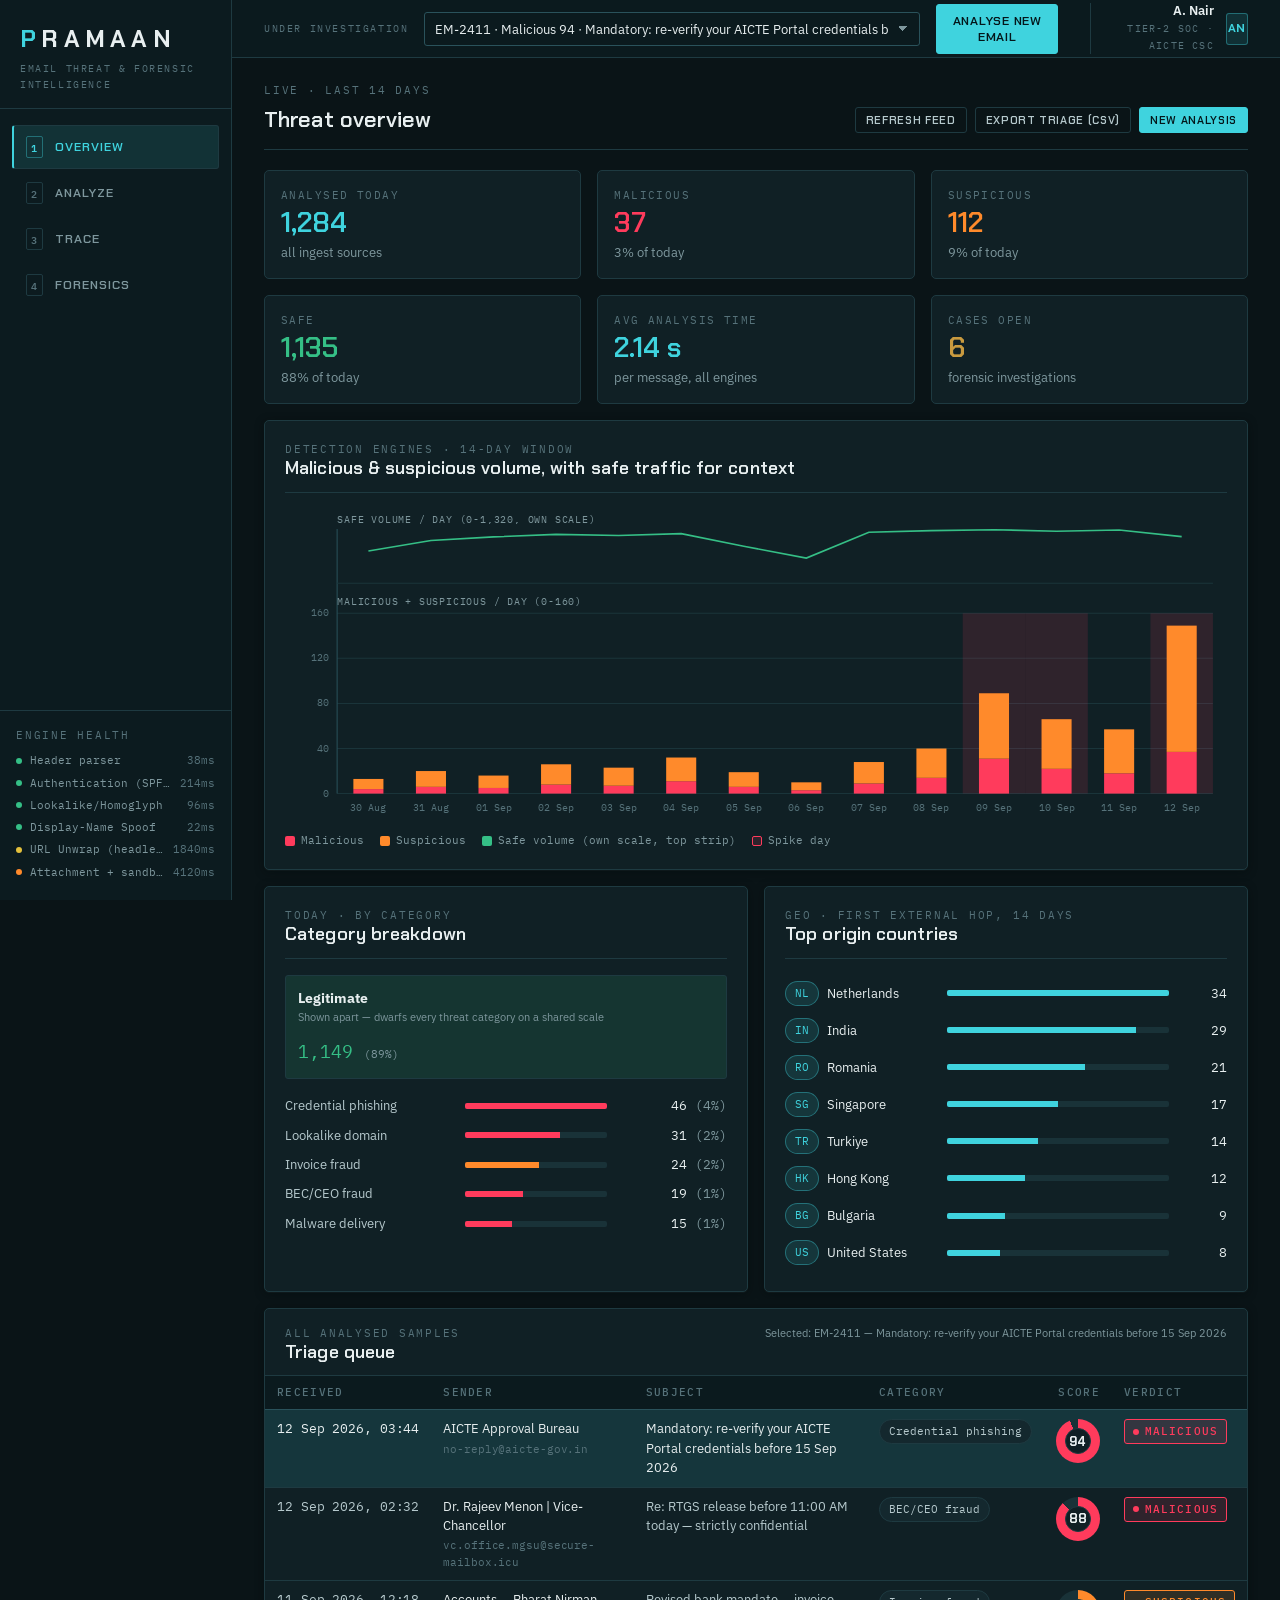
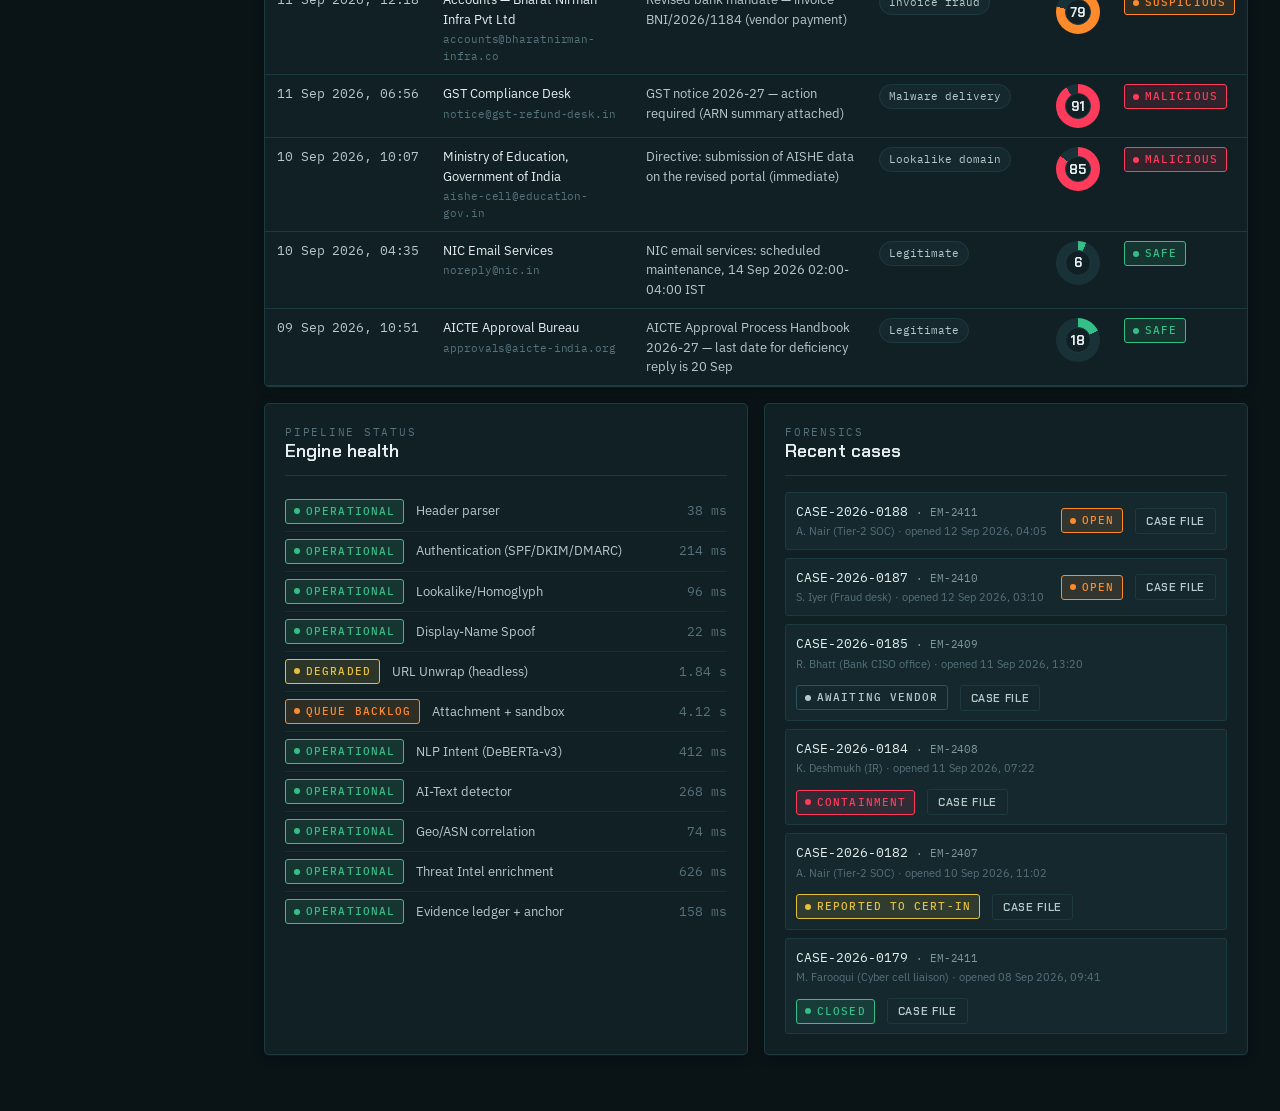
<file: pramaan.html>
<!doctype html><html lang="en"><head><meta charset="utf-8"><meta name="viewport" content="width=device-width,initial-scale=1"></head><body style="margin:0"><title>Pramaan</title>
<link href="https://fonts.googleapis.com/css2?family=Chakra+Petch:wght@500;600;700&family=IBM+Plex+Mono:wght@400;500;600&family=IBM+Plex+Sans:wght@400;500;600&display=swap" rel="stylesheet">
<style>/* ===========================================================================
   PRAMAAN — design system (single committed theme: "Petrol Console")

   DESIGN PLAN
   Palette (6 named colours, all explicit — the page composites over an
   unknown host ground, so every surface is painted):
     1. Abyss Petrol   #0A1417  page ground (blue-green biased neutral, never pure black)
     2. Deck Petrol    #102025  surface / card ground
     3. Instrument Cyan#3FD3DE  accent: selection, focus, active nav, data strokes
     4. Bone           #E8EFF0  primary text
     5. Steel Grey-Teal#7E979D  muted text / axis labels
     6. Brass          #C99A3F  secondary accent for evidence/ledger + chart grid emphasis
   Severity scale is deliberately NOT the accent hue:
     critical #FF3B5C · high #FF8A2B · medium #E4C03C · low #6E92C8 · safe #35BF86
   Type (Google Fonts): display — Chakra Petch · body — IBM Plex Sans · mono/data — IBM Plex Mono
   Layout: a fixed left instrument rail plus a persistent evidence topbar frame one scrolling worksheet column.
   =========================================================================== */

:root{
  /* --- grounds & surfaces --- */
  --bg:              #0A1417;
  --bg-grad:         radial-gradient(120% 90% at 12% -10%, #12272C 0%, #0A1417 58%, #071012 100%);
  --surface:         #102025;
  --surface-2:       #14282E;
  --surface-3:       #193238;
  --surface-sunk:    #0B1A1E;
  --overlay:         #0E2227;

  /* --- lines --- */
  --border:          #1E3A41;
  --border-strong:   #2A525B;
  --border-soft:     #173036;
  --grid-line:       #1A343A;

  /* --- text tiers --- */
  --text:            #E8EFF0;
  --text-2:          #B6C9CD;
  --text-muted:      #7E979D;
  --text-faint:      #56727A;
  --text-on-accent:  #04161A;

  /* --- accents --- */
  --accent:          #3FD3DE;
  --accent-dim:      #2A9AA4;
  --accent-wash:     rgba(63,211,222,.12);
  --accent-line:     rgba(63,211,222,.38);
  --brass:           #C99A3F;
  --brass-wash:      rgba(201,154,63,.14);

  /* --- semantic severity (distinct from accent) --- */
  --sev-critical:    #FF3B5C;
  --sev-high:        #FF8A2B;
  --sev-medium:      #E4C03C;
  --sev-low:         #6E92C8;
  --sev-safe:        #35BF86;
  --sev-info:        #8FA6AC;
  --sev-critical-wash: rgba(255,59,92,.13);
  --sev-high-wash:     rgba(255,138,43,.13);
  --sev-medium-wash:   rgba(228,192,60,.13);
  --sev-low-wash:      rgba(110,146,200,.14);
  --sev-safe-wash:     rgba(53,191,134,.13);
  --sev-info-wash:     rgba(143,166,172,.12);

  /* --- type --- */
  --font-display: "Chakra Petch", "Trebuchet MS", system-ui, sans-serif;
  --font-body:    "IBM Plex Sans", "Segoe UI", Helvetica, Arial, sans-serif;
  --font-mono:    "IBM Plex Mono", "Consolas", "SFMono-Regular", monospace;

  --fs-xs: 11px;  --fs-sm: 12.5px; --fs-base: 14px; --fs-md: 15px;
  --fs-lg: 18px;  --fs-xl: 22px;   --fs-2xl: 28px;
  --lh-tight: 1.18; --lh: 1.55;

  /* --- space scale --- */
  --s-1: 4px; --s-2: 8px; --s-3: 12px; --s-4: 16px; --s-5: 20px;
  --s-6: 24px; --s-7: 32px; --s-8: 40px; --s-9: 56px;

  /* --- radii: squared instrument, not pill-soft --- */
  --r-1: 2px; --r-2: 3px; --r-3: 5px; --r-pill: 999px;

  /* --- elevation --- */
  --shadow-1: 0 1px 0 rgba(255,255,255,.03), 0 2px 10px rgba(3,10,12,.45);
  --shadow-2: 0 18px 44px rgba(3,10,12,.55);

  --rail-w: 232px;
  --topbar-h: 58px;
  --dur: 160ms;
}

*, *::before, *::after{ box-sizing: border-box; }

body{
  margin: 0;
  background-color: var(--bg);
  background-image: var(--bg-grad);
  color: var(--text);
  font-family: var(--font-body);
  font-size: var(--fs-base);
  line-height: var(--lh);
  -webkit-font-smoothing: antialiased;
}

h1,h2,h3,h4{ font-family: var(--font-display); font-weight: 600; line-height: var(--lh-tight); margin: 0; letter-spacing: .1px; }
h1{ font-size: var(--fs-2xl); }
h2{ font-size: var(--fs-xl); }
h3{ font-size: var(--fs-lg); }
h4{ font-size: var(--fs-md); }
p{ margin: 0 0 var(--s-3); color: var(--text-2); }
a{ color: var(--accent); text-decoration: none; border-bottom: 1px solid var(--accent-line); }
a:hover{ color: #6FE3EC; }
ul,ol{ margin: 0 0 var(--s-3); padding-left: 1.15rem; color: var(--text-2); }
code, .mono{ font-family: var(--font-mono); font-variant-numeric: tabular-nums; letter-spacing: -.1px; }

:focus-visible{
  outline: 2px solid var(--accent);
  outline-offset: 2px;
  border-radius: var(--r-1);
}

/* ---------- eyebrow / muted / helpers ---------- */
.eyebrow{
  font-family: var(--font-mono);
  font-size: var(--fs-xs);
  text-transform: uppercase;
  letter-spacing: .16em;
  color: var(--text-faint);
  margin: 0 0 var(--s-2);
  display: block;
}
.muted{ color: var(--text-muted); }
.nowrap{ white-space: nowrap; }

/* ---------- layout primitives ---------- */
.stack{ display: flex; flex-direction: column; gap: var(--s-4); }
.stack--tight{ gap: var(--s-2); }
.row{ display: flex; align-items: center; gap: var(--s-3); flex-wrap: wrap; }
.row--between{ justify-content: space-between; }
.row--tight{ gap: var(--s-2); }
.grid-2{ display: grid; grid-template-columns: repeat(2, minmax(0,1fr)); gap: var(--s-4); }
.grid-3{ display: grid; grid-template-columns: repeat(3, minmax(0,1fr)); gap: var(--s-4); }
.grow{ flex: 1 1 auto; min-width: 0; }
@media (max-width: 1080px){
  .grid-3{ grid-template-columns: repeat(2, minmax(0,1fr)); }
}
@media (max-width: 720px){
  .grid-2, .grid-3{ grid-template-columns: minmax(0,1fr); }
}

/* ---------- card ---------- */
.card{
  background: var(--surface);
  border: 1px solid var(--border);
  border-radius: var(--r-3);
  box-shadow: var(--shadow-1);
  padding: var(--s-5);
  position: relative;
}
.card--flush{ padding: 0; overflow: hidden; }
.card-head{
  display: flex; align-items: baseline; justify-content: space-between;
  gap: var(--s-3);
  padding-bottom: var(--s-3);
  margin-bottom: var(--s-4);
  border-bottom: 1px solid var(--border);
}
.card-head .eyebrow{ margin: 0; }
.card--flush .card-head{ padding: var(--s-4) var(--s-5) var(--s-3); margin-bottom: 0; }

/* severity left stripe */
.stripe{ border-left: 3px solid var(--sev-info); }
.stripe--critical{ border-left-color: var(--sev-critical); }
.stripe--high{ border-left-color: var(--sev-high); }
.stripe--medium{ border-left-color: var(--sev-medium); }
.stripe--low{ border-left-color: var(--sev-low); }
.stripe--safe{ border-left-color: var(--sev-safe); }
.stripe--accent{ border-left-color: var(--accent); }

/* ---------- kpi ---------- */
.kpi{
  background: var(--surface);
  border: 1px solid var(--border);
  border-radius: var(--r-3);
  padding: var(--s-4);
  display: flex; flex-direction: column; gap: var(--s-1);
}
.kpi__label{
  font-family: var(--font-mono); font-size: var(--fs-xs);
  text-transform: uppercase; letter-spacing: .13em; color: var(--text-faint);
}
.kpi__value{
  font-family: var(--font-display); font-size: var(--fs-2xl); font-weight: 600;
  font-variant-numeric: tabular-nums; color: var(--text); line-height: 1.1;
}
.kpi__sub{ font-size: var(--fs-sm); color: var(--text-muted); font-variant-numeric: tabular-nums; }

/* ---------- badge / pill ---------- */
.badge{
  display: inline-flex; align-items: center; gap: 6px;
  font-family: var(--font-mono); font-size: var(--fs-xs); font-weight: 500;
  text-transform: uppercase; letter-spacing: .1em;
  padding: 3px 8px; border-radius: var(--r-2);
  border: 1px solid var(--sev-info); color: var(--sev-info); background: var(--sev-info-wash);
  white-space: nowrap;
}
.badge--critical{ border-color: var(--sev-critical); color: var(--sev-critical); background: var(--sev-critical-wash); }
.badge--high{ border-color: var(--sev-high); color: var(--sev-high); background: var(--sev-high-wash); }
.badge--medium{ border-color: var(--sev-medium); color: var(--sev-medium); background: var(--sev-medium-wash); }
.badge--low{ border-color: var(--sev-low); color: var(--sev-low); background: var(--sev-low-wash); }
.badge--safe{ border-color: var(--sev-safe); color: var(--sev-safe); background: var(--sev-safe-wash); }
.badge--info{ border-color: var(--border-strong); color: var(--text-2); background: var(--surface-2); }
.badge__dot{ width: 6px; height: 6px; border-radius: var(--r-pill); background: currentColor; }

.pill{
  display: inline-flex; align-items: center; gap: 6px;
  font-family: var(--font-mono); font-size: var(--fs-xs);
  padding: 3px 9px; border-radius: var(--r-pill);
  background: var(--surface-2); border: 1px solid var(--border);
  color: var(--text-2); white-space: nowrap;
}
.pill--accent{ border-color: var(--accent-line); color: var(--accent); background: var(--accent-wash); }
.pill--brass{ border-color: rgba(201,154,63,.45); color: var(--brass); background: var(--brass-wash); }

/* ---------- buttons ---------- */
.btn{
  display: inline-flex; align-items: center; justify-content: center; gap: var(--s-2);
  font-family: var(--font-display); font-size: var(--fs-sm); font-weight: 600;
  letter-spacing: .06em; text-transform: uppercase;
  padding: 8px 14px; border-radius: var(--r-2);
  background: var(--surface-2); color: var(--text);
  border: 1px solid var(--border-strong); cursor: pointer;
  transition: background var(--dur) ease, border-color var(--dur) ease, color var(--dur) ease;
  text-decoration: none;
}
.btn:hover{ background: var(--surface-3); border-color: var(--accent-dim); }
.btn:active{ transform: translateY(1px); }
.btn--primary{
  background: var(--accent); color: var(--text-on-accent); border-color: var(--accent);
}
.btn--primary:hover{ background: #63E0E9; border-color: #63E0E9; color: var(--text-on-accent); }
.btn--ghost{ background: transparent; color: var(--text-2); border-color: var(--border); }
.btn--ghost:hover{ background: var(--surface-2); color: var(--text); }
.btn--danger{ background: var(--sev-critical-wash); color: var(--sev-critical); border-color: var(--sev-critical); }
.btn--sm{ padding: 5px 10px; font-size: var(--fs-xs); }
.btn[disabled]{ opacity: .5; cursor: not-allowed; }

/* ---------- dense data table ---------- */
.table{ width: 100%; border-collapse: collapse; font-size: var(--fs-sm); }
.table th{
  text-align: left; font-family: var(--font-mono); font-weight: 500;
  font-size: var(--fs-xs); text-transform: uppercase; letter-spacing: .12em;
  color: var(--text-faint); padding: 8px var(--s-3);
  border-bottom: 1px solid var(--border-strong); background: var(--surface-sunk);
  position: sticky; top: 0; z-index: 1;
}
.table td{
  padding: 9px var(--s-3);
  border-bottom: 1px solid var(--border);
  color: var(--text-2); vertical-align: top;
  font-variant-numeric: tabular-nums;
}
.table tbody tr:hover td{ background: var(--surface-2); color: var(--text); }
.table tbody tr[aria-selected="true"] td{ background: var(--accent-wash); color: var(--text); }
.table tr.is-clickable{ cursor: pointer; }
.table td.num, .table th.num{ text-align: right; }
.table-scroll{ overflow-x: auto; max-width: 100%; }

pre{
  font-family: var(--font-mono); font-size: var(--fs-sm); line-height: 1.5;
  background: var(--surface-sunk); border: 1px solid var(--border);
  border-radius: var(--r-2); padding: var(--s-3);
  color: var(--text-2); overflow-x: auto; margin: 0;
  white-space: pre; tab-size: 2;
}

/* ---------- score ring ---------- */
.score-ring{
  --ring-size: 96px;
  --ring-val: 0;               /* 0..100 */
  --ring-color: var(--sev-info);
  width: var(--ring-size); height: var(--ring-size);
  border-radius: var(--r-pill);
  flex: 0 0 auto;
  display: grid; place-items: center;
  background:
    conic-gradient(var(--ring-color) calc(var(--ring-val) * 1%), var(--surface-3) 0);
  position: relative;
}
.score-ring::after{
  content: ""; position: absolute; inset: 9px;
  border-radius: var(--r-pill);
  background: var(--surface);
  border: 1px solid var(--border);
}
.score-ring__val{
  position: relative; z-index: 1;
  font-family: var(--font-display); font-weight: 700;
  font-size: calc(var(--ring-size) * .30); color: var(--text);
  font-variant-numeric: tabular-nums; line-height: 1;
}
.score-ring__cap{
  position: relative; z-index: 1;
  font-family: var(--font-mono); font-size: var(--fs-xs);
  color: var(--text-faint); text-transform: uppercase; letter-spacing: .12em;
}
.score-ring--critical{ --ring-color: var(--sev-critical); }
.score-ring--high{ --ring-color: var(--sev-high); }
.score-ring--medium{ --ring-color: var(--sev-medium); }
.score-ring--low{ --ring-color: var(--sev-low); }
.score-ring--safe{ --ring-color: var(--sev-safe); }
.score-ring--sm{ --ring-size: 44px; }
.score-ring--lg{ --ring-size: 132px; }

/* meter bar (weights, similarity) */
.meter{
  height: 6px; border-radius: var(--r-1);
  background: var(--surface-3); overflow: hidden; min-width: 60px;
}
.meter__fill{ height: 100%; background: var(--accent); display: block; }
.meter__fill--critical{ background: var(--sev-critical); }
.meter__fill--high{ background: var(--sev-high); }
.meter__fill--medium{ background: var(--sev-medium); }
.meter__fill--low{ background: var(--sev-low); }
.meter__fill--safe{ background: var(--sev-safe); }
.meter__fill--brass{ background: var(--brass); }

/* ---------- form controls ---------- */
label{ display: block; font-family: var(--font-mono); font-size: var(--fs-xs);
  text-transform: uppercase; letter-spacing: .12em; color: var(--text-faint); margin-bottom: 6px; }
input[type="text"], input[type="search"], input[type="email"], textarea, select{
  width: 100%;
  font-family: var(--font-body); font-size: var(--fs-sm);
  color: var(--text);
  background: var(--surface-sunk);
  border: 1px solid var(--border-strong);
  border-radius: var(--r-2);
  padding: 8px 10px;
  appearance: none;
}
textarea{ font-family: var(--font-mono); line-height: 1.5; resize: vertical; min-height: 110px; }
select{
  background-image: linear-gradient(45deg, transparent 50%, var(--text-muted) 50%),
                    linear-gradient(135deg, var(--text-muted) 50%, transparent 50%);
  background-position: calc(100% - 16px) 50%, calc(100% - 11px) 50%;
  background-size: 5px 5px, 5px 5px;
  background-repeat: no-repeat;
  padding-right: 30px; cursor: pointer;
}
input::placeholder, textarea::placeholder{ color: var(--text-faint); }
input:focus, textarea:focus, select:focus{ border-color: var(--accent); }
.dropzone{
  border: 1px dashed var(--border-strong);
  border-radius: var(--r-3);
  background: var(--surface-sunk);
  padding: var(--s-6);
  text-align: center; color: var(--text-muted);
  cursor: pointer;
}
.dropzone:hover{ border-color: var(--accent-dim); color: var(--text-2); }

/* ---------- screens ---------- */
.screen{
  padding: var(--s-6) var(--s-7) var(--s-9);
  max-width: 1440px;
  margin: 0 auto;
}
.screen[hidden]{ display: none !important; }
.screen__head{
  display: flex; align-items: flex-end; justify-content: space-between;
  gap: var(--s-4); margin-bottom: var(--s-5);
  padding-bottom: var(--s-4);
  border-bottom: 1px solid var(--border);
}
.screen__title{ font-size: var(--fs-xl); }
@media (max-width: 720px){
  .screen{ padding: var(--s-4) var(--s-4) var(--s-8); }
}

/* ---------- misc data bits ---------- */
.kv{ display: grid; grid-template-columns: 130px minmax(0,1fr); gap: 6px var(--s-3); font-size: var(--fs-sm); }
.kv dt{ font-family: var(--font-mono); font-size: var(--fs-xs); text-transform: uppercase;
  letter-spacing: .1em; color: var(--text-faint); }
.kv dd{ margin: 0; color: var(--text-2); font-family: var(--font-mono); word-break: break-all; }
.hash{ font-family: var(--font-mono); font-size: var(--fs-xs); color: var(--text-muted); word-break: break-all; }
.divider{ height: 1px; background: var(--border); margin: var(--s-4) 0; }

/* ---------- motion ---------- */
@media (prefers-reduced-motion: reduce){
  *, *::before, *::after{
    animation-duration: .001ms !important;
    animation-iteration-count: 1 !important;
    transition-duration: .001ms !important;
    scroll-behavior: auto !important;
  }
}
</style>
<style>
/* ---------------- shell-only layout ---------------- */
#app{
  display: grid;
  grid-template-columns: var(--rail-w) minmax(0, 1fr);
  min-height: 100vh;
  background: var(--bg);
}

/* left instrument rail */
#rail{
  position: sticky; top: 0; align-self: start;
  height: 100vh;
  display: flex; flex-direction: column;
  background: #0C1B1F;
  border-right: 1px solid var(--border);
}
#rail .wordmark{ padding: var(--s-5) var(--s-5) var(--s-4); border-bottom: 1px solid var(--border); }
#rail .wordmark b{
  display: block; font-family: var(--font-display); font-weight: 700;
  font-size: 24px; letter-spacing: .22em; color: var(--text);
}
#rail .wordmark span{
  display: block; margin-top: 4px;
  font-family: var(--font-mono); font-size: 10px; text-transform: uppercase;
  letter-spacing: .16em; color: var(--text-faint);
}
#rail .wordmark b::first-letter{ color: var(--accent); }

#nav{ padding: var(--s-4) var(--s-3); display: flex; flex-direction: column; gap: 2px; }
#nav .nav-btn{
  display: flex; align-items: center; gap: var(--s-3);
  width: 100%; text-align: left; cursor: pointer;
  background: transparent; border: 1px solid transparent; border-left: 2px solid transparent;
  color: var(--text-muted);
  font-family: var(--font-display); font-size: var(--fs-sm); font-weight: 600;
  letter-spacing: .08em; text-transform: uppercase;
  padding: 10px var(--s-3); border-radius: var(--r-2);
}
#nav .nav-btn .idx{
  font-family: var(--font-mono); font-size: 10px; color: var(--text-faint);
  border: 1px solid var(--border); border-radius: var(--r-1); padding: 1px 4px;
}
#nav .nav-btn:hover{ background: var(--surface); color: var(--text-2); }
#nav .nav-btn[aria-current="page"]{
  background: var(--accent-wash); color: var(--accent);
  border-color: var(--border); border-left-color: var(--accent);
}
#nav .nav-btn[aria-current="page"] .idx{ color: var(--accent); border-color: var(--accent-line); }

#rail .rail-foot{
  margin-top: auto; padding: var(--s-4) var(--s-4) var(--s-5);
  border-top: 1px solid var(--border);
}
#engine-health{ list-style: none; margin: 0; padding: 0; display: flex; flex-direction: column; gap: 6px; }
#engine-health li{
  display: flex; align-items: center; gap: var(--s-2);
  font-family: var(--font-mono); font-size: 10.5px; color: var(--text-muted);
}
#engine-health .dot{ width: 6px; height: 6px; border-radius: var(--r-pill); background: var(--sev-safe); flex: 0 0 auto; }
#engine-health .dot.warn{ background: var(--sev-medium); }
#engine-health .dot.bad{ background: var(--sev-high); }
#engine-health .name{ overflow: hidden; text-overflow: ellipsis; white-space: nowrap; min-width: 0; }
#engine-health .ms{ margin-left: auto; color: var(--text-faint); font-variant-numeric: tabular-nums; }

/* top bar */
#topbar{
  position: sticky; top: 0; z-index: 30;
  display: flex; align-items: center; gap: var(--s-4);
  height: var(--topbar-h); padding: 0 var(--s-7);
  background: #0C1B1FF2;
  backdrop-filter: blur(6px);
  border-bottom: 1px solid var(--border);
}
#topbar .tb-label{
  font-family: var(--font-mono); font-size: 10px; text-transform: uppercase;
  letter-spacing: .16em; color: var(--text-faint); white-space: nowrap;
}
#email-select{ min-width: 300px; max-width: 520px; width: auto; }
#topbar .spacer{ flex: 1 1 auto; }
#analyst{
  display: flex; align-items: center; gap: var(--s-3); padding-left: var(--s-4);
  border-left: 1px solid var(--border);
}
#analyst .who{ line-height: 1.25; text-align: right; }
#analyst .who b{ display: block; font-size: var(--fs-sm); color: var(--text); font-weight: 600; }
#analyst .who span{ font-family: var(--font-mono); font-size: 10px; color: var(--text-faint); text-transform: uppercase; letter-spacing: .12em; }
#analyst .avatar{
  width: 32px; height: 32px; border-radius: var(--r-2);
  display: grid; place-items: center;
  background: var(--accent-wash); border: 1px solid var(--accent-line);
  color: var(--accent); font-family: var(--font-display); font-weight: 700; font-size: 12px;
}

/* toasts */
#toasts{
  position: fixed; right: var(--s-5); bottom: var(--s-5); z-index: 60;
  display: flex; flex-direction: column; gap: var(--s-2); max-width: 360px;
}
#toasts .toast{
  background: var(--overlay); border: 1px solid var(--border-strong);
  border-left: 3px solid var(--accent);
  border-radius: var(--r-2); box-shadow: var(--shadow-2);
  padding: 10px var(--s-3); font-size: var(--fs-sm); color: var(--text-2);
}
#toasts .toast b{ color: var(--text); font-family: var(--font-display); }

#screens:focus{ outline: none; }

@media (max-width: 900px){
  #app{ grid-template-columns: minmax(0,1fr); }
  #rail{ position: static; height: auto; flex-direction: column; }
  #rail .rail-foot{ display: none; }
  #nav{ flex-direction: row; flex-wrap: wrap; }
  #topbar{ padding: var(--s-3) var(--s-4); height: auto; flex-wrap: wrap; }
  #email-select{ min-width: 0; width: 100%; }
}
</style>

<div id="app">
  <aside id="rail">
    <div class="wordmark">
      <b>PRAMAAN</b>
      <span>Email threat &amp; forensic intelligence</span>
    </div>
    <nav id="nav" aria-label="Primary">
      <button class="nav-btn" type="button" data-screen="overview"><span class="idx">1</span> Overview</button>
      <button class="nav-btn" type="button" data-screen="analyze"><span class="idx">2</span> Analyze</button>
      <button class="nav-btn" type="button" data-screen="trace"><span class="idx">3</span> Trace</button>
      <button class="nav-btn" type="button" data-screen="forensics"><span class="idx">4</span> Forensics</button>
    </nav>
    <div class="rail-foot">
      <span class="eyebrow">Engine health</span>
      <ul id="engine-health"></ul>
    </div>
  </aside>

  <div>
    <header id="topbar">
      <span class="tb-label">Under investigation</span>
      <select id="email-select" aria-label="Select the email or case under investigation"></select>
      <button class="btn btn--primary" type="button" id="btn-analyse">Analyse new email</button>
      <span class="spacer"></span>
      <div id="analyst">
        <div class="who">
          <b>A. Nair</b>
          <span>Tier-2 SOC · AICTE CSC</span>
        </div>
        <div class="avatar" aria-hidden="true">AN</div>
      </div>
    </header>

    <main id="screens" tabindex="-1">
      <section class="screen" id="screen-overview" hidden aria-labelledby="overview-title">
  <div class="screen__head">
    <div>
      <span class="eyebrow">Live · last 14 days</span>
      <h2 class="screen__title" id="overview-title">Threat overview</h2>
    </div>
    <div class="row row--tight">
      <button type="button" class="btn btn--ghost btn--sm" id="overview-btn-refresh">Refresh feed</button>
      <button type="button" class="btn btn--ghost btn--sm" id="overview-btn-export">Export triage (CSV)</button>
      <button type="button" class="btn btn--primary btn--sm" id="overview-btn-new">New analysis</button>
    </div>
  </div>

  <div class="stack">

    <!-- 1. KPI strip -->
    <div class="grid-3" id="overview-kpis" role="group" aria-label="Today's key metrics"></div>

    <!-- 2. 14-day stacked threat chart -->
    <div class="card">
      <div class="card-head">
        <div>
          <span class="eyebrow">Detection engines · 14-day window</span>
          <h3>Malicious &amp; suspicious volume, with safe traffic for context</h3>
        </div>
      </div>
      <div class="chart-wrap" id="overview-chart"></div>
      <div class="chart-legend">
        <span><i style="background:var(--sev-critical)"></i>Malicious</span>
        <span><i style="background:var(--sev-high)"></i>Suspicious</span>
        <span><i style="background:var(--sev-safe)"></i>Safe volume (own scale, top strip)</span>
        <span><i style="background:var(--sev-critical-wash);border:1px solid var(--sev-critical)"></i>Spike day</span>
      </div>
    </div>

    <div class="grid-2">
      <!-- 3. Category breakdown -->
      <div class="card">
        <div class="card-head">
          <div>
            <span class="eyebrow">Today · by category</span>
            <h3>Category breakdown</h3>
          </div>
        </div>
        <div id="overview-categories"></div>
      </div>

      <!-- 4. Top origin countries -->
      <div class="card">
        <div class="card-head">
          <div>
            <span class="eyebrow">Geo · first external hop, 14 days</span>
            <h3>Top origin countries</h3>
          </div>
        </div>
        <div id="overview-origins"></div>
      </div>
    </div>

    <!-- 5. Triage table -->
    <div class="card card--flush">
      <div class="card-head">
        <div>
          <span class="eyebrow">All analysed samples</span>
          <h3>Triage queue</h3>
        </div>
        <p class="muted" id="overview-selected-caption" aria-live="polite"></p>
      </div>
      <div class="table-scroll">
        <table class="table">
          <thead>
            <tr>
              <th scope="col">Received</th>
              <th scope="col">Sender</th>
              <th scope="col">Subject</th>
              <th scope="col">Category</th>
              <th scope="col" class="num">Score</th>
              <th scope="col">Verdict</th>
            </tr>
          </thead>
          <tbody id="overview-triage-body"></tbody>
        </table>
      </div>
    </div>

    <!-- 6. Engine health + recent cases -->
    <div class="grid-2">
      <div class="card">
        <div class="card-head">
          <div>
            <span class="eyebrow">Pipeline status</span>
            <h3>Engine health</h3>
          </div>
        </div>
        <div id="overview-engines"></div>
      </div>

      <div class="card">
        <div class="card-head">
          <div>
            <span class="eyebrow">Forensics</span>
            <h3>Recent cases</h3>
          </div>
        </div>
        <div class="case-list" id="overview-cases"></div>
      </div>
    </div>

  </div>
</section>

<style>
/* KPI strip: 6 up on a wide console, collapsing on narrower ones.
   (Must be CSS, not an inline style — an inline grid-template-columns
   would override .grid-3's media queries and never collapse.) */
#screen-overview #overview-kpis{ grid-template-columns: repeat(6, minmax(0,1fr)); }
@media (max-width: 1280px){ #screen-overview #overview-kpis{ grid-template-columns: repeat(3, minmax(0,1fr)); } }
@media (max-width: 720px){ #screen-overview #overview-kpis{ grid-template-columns: repeat(2, minmax(0,1fr)); } }

#screen-overview #overview-selected-caption{ margin: 0; font-size: var(--fs-xs); }

#screen-overview .chart-wrap{ width: 100%; }
#screen-overview .chart-wrap svg{ display: block; width: 100%; height: auto; }
#screen-overview .chart-legend{ display: flex; gap: var(--s-4); margin-top: var(--s-3); flex-wrap: wrap; }
#screen-overview .chart-legend span{
  display: inline-flex; align-items: center; gap: 6px;
  font-family: var(--font-mono); font-size: var(--fs-xs); color: var(--text-muted);
}
#screen-overview .chart-legend i{ width: 10px; height: 10px; border-radius: 2px; display: inline-block; }

#screen-overview .ch-grid{ stroke: var(--grid-line); stroke-width: 1; }
#screen-overview .ch-axis{ stroke: var(--border-strong); stroke-width: 1; }
#screen-overview .ch-lbl{ font-family: var(--font-mono); font-size: 10px; fill: var(--text-faint); }
#screen-overview .ch-cap{ font-family: var(--font-mono); font-size: 10px; fill: var(--text-muted); letter-spacing: .08em; }
#screen-overview .ch-mal{ fill: var(--sev-critical); }
#screen-overview .ch-sus{ fill: var(--sev-high); }
#screen-overview .ch-spike{ fill: var(--sev-critical-wash); }
#screen-overview .ch-safe{ fill: none; stroke: var(--sev-safe); stroke-width: 1.6; }

#screen-overview .kpi--critical .kpi__value{ color: var(--sev-critical); }
#screen-overview .kpi--high .kpi__value{ color: var(--sev-high); }
#screen-overview .kpi--safe .kpi__value{ color: var(--sev-safe); }
#screen-overview .kpi--accent .kpi__value{ color: var(--accent); }
#screen-overview .kpi--brass .kpi__value{ color: var(--brass); }

#screen-overview .legit-row{
  padding: var(--s-3); margin-bottom: var(--s-3);
  background: var(--sev-safe-wash); border: 1px solid var(--border); border-radius: var(--r-2);
}
#screen-overview .legit-row .legit-count{ font-family: var(--font-mono); font-size: var(--fs-lg); color: var(--sev-safe); white-space: nowrap; }

#screen-overview .bar-label{ flex: 0 0 auto; font-size: var(--fs-sm); }
#screen-overview .bar-count{ flex: 0 0 auto; text-align: right; font-family: var(--font-mono); font-size: var(--fs-sm); }
#screen-overview #overview-categories .bar-row{ padding: 5px 0; }
#screen-overview #overview-categories .bar-label{ width: 168px; color: var(--text-2); }
#screen-overview #overview-categories .bar-count{ width: 108px; }
#screen-overview #overview-origins .bar-row{ padding: 6px 0; }
#screen-overview #overview-origins .bar-label{ width: 150px; display: flex; align-items: center; gap: 8px; }
#screen-overview #overview-origins .bar-count{ width: 46px; }

#screen-overview .meta-stack{ display: flex; flex-direction: column; gap: 2px; min-width: 0; }
#screen-overview .sender-name{ color: var(--text); font-size: var(--fs-sm); }
#screen-overview .sender-addr{ color: var(--text-faint); font-size: var(--fs-xs); }
#screen-overview .table td.ring-cell .score-ring{ display: inline-grid; vertical-align: middle; }

#screen-overview .engine-row{ padding: 7px 0; border-bottom: 1px solid var(--border-soft); }
#screen-overview .engine-row:last-child{ border-bottom: none; }
#screen-overview .engine-name{ flex: 1 1 auto; font-size: var(--fs-sm); color: var(--text-2); }
#screen-overview .engine-lat{ font-family: var(--font-mono); font-size: var(--fs-sm); color: var(--text-faint); width: 72px; text-align: right; }

#screen-overview .case-list{ display: flex; flex-direction: column; gap: var(--s-2); }
#screen-overview .case-row{
  padding: 9px 10px; background: var(--surface-2); border: 1px solid var(--border); border-radius: var(--r-2);
}
#screen-overview .meta-stack .id{ font-family: var(--font-mono); font-size: var(--fs-sm); color: var(--text); }
#screen-overview .meta-stack .sub{ font-size: var(--fs-xs); color: var(--text-faint); }
#screen-overview .case-actions{ flex: 0 0 auto; }
</style>

<script>(function () {
  window.__screens = window.__screens || [];
  var root = null;
  var esc;

  /* ---------- small pure helpers (no App/EFP_DATA access at parse time) ---------- */

  function niceMax(v) { return Math.ceil((v || 10) / 40) * 40; }

  var STATUS_BADGE = { operational: 'badge--safe', degraded: 'badge--medium' };
  function statusBadgeClass(status) {
    return STATUS_BADGE[status] || 'badge--high'; /* queue backlog etc. */
  }

  var CASE_BADGE = {
    closed: 'badge--safe',
    containment: 'badge--critical',
    open: 'badge--high',
    'reported to cert-in': 'badge--medium'
  };
  function caseBadgeClass(status) {
    return CASE_BADGE[status.toLowerCase()] || 'badge--info'; /* awaiting vendor etc. */
  }

  var CATEGORY_SEV = {
    'Credential phishing': 'critical',
    'Lookalike domain': 'critical',
    'BEC/CEO fraud': 'critical',
    'Invoice fraud': 'high',
    'Malware delivery': 'critical'
  };

  /* ---------- KPI strip ---------- */

  function renderKpis(k, ctx) {
    var cards = [
      { label: 'Analysed today', value: ctx.fmt.number(k.analysedToday), sub: 'all ingest sources', tone: 'accent' },
      { label: 'Malicious', value: ctx.fmt.number(k.malicious), sub: ctx.fmt.pct(k.malicious / k.analysedToday) + ' of today', tone: 'critical' },
      { label: 'Suspicious', value: ctx.fmt.number(k.suspicious), sub: ctx.fmt.pct(k.suspicious / k.analysedToday) + ' of today', tone: 'high' },
      { label: 'Safe', value: ctx.fmt.number(k.safe), sub: ctx.fmt.pct(k.safe / k.analysedToday) + ' of today', tone: 'safe' },
      { label: 'Avg analysis time', value: ctx.fmt.ms(k.avgAnalysisMs), sub: 'per message, all engines', tone: 'accent' },
      { label: 'Cases open', value: ctx.fmt.number(k.casesOpen), sub: 'forensic investigations', tone: 'brass' }
    ];
    return cards.map(function (c) {
      return '<div class="kpi kpi--' + c.tone + '">' +
        '<span class="kpi__label">' + c.label + '</span>' +
        '<span class="kpi__value">' + c.value + '</span>' +
        '<span class="kpi__sub">' + c.sub + '</span>' +
        '</div>';
    }).join('');
  }

  /* ---------- 14-day stacked chart (hand-computed SVG) ---------- */

  function renderChart(days, ctx) {
    var W = 940;
    var marginLeft = 52, marginRight = 14;
    var plotW = W - marginLeft - marginRight;
    var bandW = plotW / days.length;
    var barW = Math.min(30, bandW * 0.52);

    /* two stacked plots: a quiet safe-volume strip on its own scale, then the
       malicious + suspicious stack. All y values computed from the data. */
    var safeTop = 20, safeH = 54, safeBottom = safeTop + safeH;
    var mainTop = 104, mainH = 180, mainBottom = mainTop + mainH;
    var xLabelY = mainBottom + 17;
    var H = xLabelY + 10;

    var stackMax = Math.max.apply(null, days.map(function (d) { return d.malicious + d.suspicious; }));
    var safeMax = Math.max.apply(null, days.map(function (d) { return d.safe; }));
    stackMax = niceMax(stackMax);
    safeMax = niceMax(safeMax);
    var spikeThreshold = stackMax * 0.4;

    function yMain(v) { return mainBottom - (v / stackMax) * mainH; }
    function ySafe(v) { return safeBottom - (v / safeMax) * safeH; }

    var svg = '';

    /* gridlines + y axis labels for the main plot */
    var gridTicks = 4, i, gy, val;
    for (i = 0; i <= gridTicks; i++) {
      val = Math.round((stackMax / gridTicks) * i);
      gy = yMain(val);
      svg += '<line class="ch-grid" x1="' + marginLeft + '" x2="' + (W - marginRight) + '" y1="' + gy + '" y2="' + gy + '"/>';
      svg += '<text class="ch-lbl" x="' + (marginLeft - 8) + '" y="' + (gy + 3) + '" text-anchor="end">' + val + '</text>';
    }
    svg += '<line class="ch-axis" x1="' + marginLeft + '" x2="' + marginLeft + '" y1="' + safeTop + '" y2="' + mainBottom + '"/>';

    /* captions: each plot states its own scale so the two are never confused */
    svg += '<text class="ch-cap" x="' + marginLeft + '" y="' + (safeTop - 6) + '">SAFE VOLUME / DAY (0-' + ctx.fmt.number(safeMax) + ', OWN SCALE)</text>';
    svg += '<line class="ch-grid" x1="' + marginLeft + '" x2="' + (W - marginRight) + '" y1="' + safeBottom + '" y2="' + safeBottom + '"/>';
    svg += '<text class="ch-cap" x="' + marginLeft + '" y="' + (mainTop - 8) + '">MALICIOUS + SUSPICIOUS / DAY (0-' + ctx.fmt.number(stackMax) + ')</text>';

    var safePts = [];
    days.forEach(function (d, idx) {
      var cx = marginLeft + idx * bandW + bandW / 2;
      var bx = cx - barW / 2;
      var stackV = d.malicious + d.suspicious;

      if (stackV >= spikeThreshold) {
        svg += '<rect class="ch-spike" x="' + (marginLeft + idx * bandW) + '" y="' + mainTop + '" width="' + bandW + '" height="' + mainH + '"/>';
      }

      var yMal = yMain(d.malicious);
      var hMal = mainBottom - yMal;
      var yStackTop = yMain(stackV);
      var hSus = yMal - yStackTop;

      svg += '<rect class="ch-mal" x="' + bx + '" y="' + yMal + '" width="' + barW + '" height="' + hMal + '"><title>' + esc(d.day + ' — ' + d.malicious + ' malicious') + '</title></rect>';
      if (d.suspicious > 0) {
        svg += '<rect class="ch-sus" x="' + bx + '" y="' + yStackTop + '" width="' + barW + '" height="' + hSus + '"><title>' + esc(d.day + ' — ' + d.suspicious + ' suspicious') + '</title></rect>';
      }
      svg += '<text class="ch-lbl" x="' + cx + '" y="' + xLabelY + '" text-anchor="middle">' + esc(d.day) + '</text>';

      safePts.push(cx + ',' + ySafe(d.safe));
    });

    svg += '<polyline class="ch-safe" points="' + safePts.join(' ') + '"/>';

    return '<svg viewBox="0 0 ' + W + ' ' + H + '" role="img" aria-label="14-day chart: malicious and suspicious mail per day as stacked bars (0 to ' + stackMax + '), with safe volume as a line on its own scale (0 to ' + safeMax + ') above">' + svg + '</svg>';
  }

  /* ---------- category breakdown ---------- */

  function renderCategories(cats, ctx) {
    var total = 0;
    cats.forEach(function (c) { total += c.count; });
    var legit = null, threats = [];
    cats.forEach(function (c) { if (c.category === 'Legitimate') { legit = c; } else { threats.push(c); } });
    threats.sort(function (a, b) { return b.count - a.count; });
    var maxThreat = threats.length ? threats[0].count : 1;

    var legitPct = ctx.fmt.pct(legit.count / total);
    var html = '<div class="legit-row row row--between">' +
      '<div><strong>' + esc(legit.category) + '</strong>' +
      '<div class="muted" style="font-size:var(--fs-xs)">Shown apart — dwarfs every threat category on a shared scale</div></div>' +
      '<div class="legit-count">' + ctx.fmt.number(legit.count) + ' <span class="muted" style="font-size:var(--fs-xs)">(' + legitPct + ')</span></div>' +
      '</div>';
    html += threats.map(function (c) {
      var pct = Math.round((c.count / maxThreat) * 100);
      var ofTotal = ctx.fmt.pct(c.count / total);
      var sev = CATEGORY_SEV[c.category];
      return '<div class="bar-row row">' +
        '<span class="bar-label">' + esc(c.category) + '</span>' +
        '<span class="meter grow"><span class="meter__fill meter__fill--' + sev + '" style="width:' + pct + '%"></span></span>' +
        '<span class="bar-count">' + ctx.fmt.number(c.count) + ' <span class="muted">(' + ofTotal + ')</span></span>' +
        '</div>';
    }).join('');
    return html;
  }

  /* ---------- top origin countries ---------- */

  function renderOrigins(list, ctx) {
    var max = list.length ? list[0].count : 1;
    return list.map(function (c) {
      var pct = Math.round((c.count / max) * 100);
      return '<div class="bar-row row">' +
        '<span class="bar-label"><span class="pill pill--accent">' + esc(c.countryCode) + '</span>' + esc(c.country) + '</span>' +
        '<span class="meter grow"><span class="meter__fill" style="width:' + pct + '%"></span></span>' +
        '<span class="bar-count">' + ctx.fmt.number(c.count) + '</span>' +
        '</div>';
    }).join('');
  }

  /* ---------- triage table ---------- */

  function renderTriageRows(emails, ctx) {
    return emails.map(function (e) {
      var sev = ctx.fmt.severity(e.riskScore);
      return '<tr class="is-clickable" data-email-id="' + esc(e.id) + '" tabindex="0" aria-selected="false">' +
        '<td class="mono nowrap">' + esc(ctx.fmt.date(e.receivedAt)) + '</td>' +
        '<td><div class="meta-stack"><span class="sender-name">' + esc(e.from.display) + '</span>' +
        '<span class="sender-addr mono">' + esc(e.from.address) + '</span></div></td>' +
        '<td>' + esc(e.subject) + '</td>' +
        '<td><span class="pill">' + esc(e.category) + '</span></td>' +
        '<td class="num ring-cell"><span class="score-ring score-ring--sm score-ring--' + sev + '" style="--ring-val:' + e.riskScore + '">' +
        '<span class="score-ring__val">' + e.riskScore + '</span></span></td>' +
        '<td><span class="badge ' + ctx.fmt.badgeClass(e.verdict) + '"><span class="badge__dot"></span>' + esc(e.verdict) + '</span></td>' +
        '</tr>';
    }).join('');
  }

  /* ---------- engine health ---------- */

  function renderEngines(list, ctx) {
    return list.map(function (e) {
      return '<div class="engine-row row">' +
        '<span class="badge ' + statusBadgeClass(e.status) + '"><span class="badge__dot"></span>' + esc(e.status) + '</span>' +
        '<span class="engine-name">' + esc(e.engine) + '</span>' +
        '<span class="engine-lat">' + ctx.fmt.ms(e.latencyMs) + '</span>' +
        '</div>';
    }).join('');
  }

  /* ---------- recent cases ---------- */

  function renderCases(cases, ctx) {
    return cases.map(function (c) {
      return '<div class="case-row row row--between">' +
        '<div class="meta-stack">' +
        '<span class="id">' + esc(c.caseId) + ' <span class="muted mono" style="font-size:var(--fs-xs)">· ' + esc(c.emailId) + '</span></span>' +
        '<span class="sub">' + esc(c.assignee) + ' · opened ' + esc(ctx.fmt.date(c.openedAt)) + '</span>' +
        '</div>' +
        '<div class="case-actions row">' +
        '<span class="badge ' + caseBadgeClass(c.status) + '"><span class="badge__dot"></span>' + esc(c.status) + '</span>' +
        '<button type="button" class="btn btn--ghost btn--sm" data-case-email="' + esc(c.emailId) + '"' +
        ' aria-label="Open ' + esc(c.caseId) + ' in the forensics workspace">Case file</button>' +
        '</div></div>';
    }).join('');
  }

  /* ---------- mount / onSelect ---------- */

  function mount(rootEl, ctx) {
    root = rootEl;
    esc = ctx.fmt.escapeHtml;
    var d = ctx.data.dashboard;
    var emails = ctx.data.emails;

    root.querySelector('#overview-kpis').innerHTML = renderKpis(d.kpis, ctx);
    root.querySelector('#overview-chart').innerHTML = renderChart(d.threatsByDay, ctx);
    root.querySelector('#overview-categories').innerHTML = renderCategories(d.categoryBreakdown, ctx);
    root.querySelector('#overview-origins').innerHTML = renderOrigins(d.topOriginCountries, ctx);
    root.querySelector('#overview-triage-body').innerHTML = renderTriageRows(emails, ctx);
    root.querySelector('#overview-engines').innerHTML = renderEngines(d.engineHealth, ctx);
    root.querySelector('#overview-cases').innerHTML = renderCases(d.recentCases, ctx);

    function openRow(id) {
      ctx.select(id);
      ctx.go('analyze');
    }

    var tbody = root.querySelector('#overview-triage-body');
    function onActivate(ev) {
      if (ev.type === 'keydown' && ev.key !== 'Enter' && ev.key !== ' ') return;
      var tr = ev.target.closest('tr[data-email-id]');
      if (!tr) return;
      if (ev.type === 'keydown') ev.preventDefault();
      openRow(tr.getAttribute('data-email-id'));
    }
    tbody.addEventListener('click', onActivate);
    tbody.addEventListener('keydown', onActivate);

    root.querySelector('#overview-cases').addEventListener('click', function (ev) {
      var btn = ev.target.closest('button[data-case-email]');
      if (btn) { ctx.select(btn.getAttribute('data-case-email')); ctx.go('forensics'); }
    });

    root.querySelector('#overview-btn-refresh').addEventListener('click', function () {
      ctx.toast('Queue re-read at the top of the feed — ' + emails.length + ' retained samples out of ' +
        ctx.fmt.number(d.kpis.analysedToday) + ' messages analysed today.', 'Feed refreshed');
    });
    root.querySelector('#overview-btn-export').addEventListener('click', function () {
      ctx.toast('Exporting ' + emails.length + ' rows (subject, sender, verdict, score) as triage.csv.', 'Export triage');
    });
    root.querySelector('#overview-btn-new').addEventListener('click', function () {
      ctx.go('analyze');
    });
  }

  function onSelect(email, ctx) {
    var rows = root.querySelectorAll('#overview-triage-body tr[data-email-id]');
    rows.forEach(function (row) {
      row.setAttribute('aria-selected', row.getAttribute('data-email-id') === email.id ? 'true' : 'false');
    });
    root.querySelector('#overview-selected-caption').textContent = 'Selected: ' + email.id + ' — ' + email.subject;
  }

  window.__screens.push(['overview', { mount: mount, onSelect: onSelect }]);
})();</script>

<section class="screen" id="screen-analyze" hidden aria-labelledby="analyze-title">
  <div class="screen__head">
    <div>
      <span class="eyebrow">Verdict sheet · explainable scoring</span>
      <h2 class="screen__title" id="analyze-title">Email analysis</h2>
    </div>
    <div class="row row--tight">
      <button class="btn btn--ghost btn--sm" type="button" data-jump="analyze-signals">Signals</button>
      <button class="btn btn--ghost btn--sm" type="button" data-jump="analyze-links">Links</button>
      <button class="btn btn--ghost btn--sm" type="button" data-jump="analyze-attachments">Attachments</button>
      <button class="btn btn--ghost btn--sm" type="button" data-jump="analyze-raw">Raw headers</button>
    </div>
  </div>

  <div class="analyze-layout">
    <div class="stack" id="analyze-ingest-col">
      <div class="card" id="analyze-ingest-card">
        <div class="card-head">
          <div>
            <span class="eyebrow">Ingest pipeline</span>
            <h3>Ingest &amp; run</h3>
          </div>
        </div>
        <div class="stack stack--tight">
          <div>
            <label for="analyze-source-select">Ingest source</label>
            <select id="analyze-source-select">
              <option value="paste">Paste raw source</option>
              <option value="upload">Upload .eml / .msg</option>
              <option value="imap">IMAP / abuse@ connector</option>
              <option value="api">API webhook</option>
            </select>
          </div>
          <div class="dropzone" id="analyze-dropzone">
            <div>Drop .eml / .msg here</div>
            <div class="row" style="justify-content:center;margin-top:var(--s-3)">
              <button class="btn btn--ghost btn--sm" type="button" id="analyze-upload-btn">Upload .eml</button>
            </div>
          </div>
          <div>
            <label for="analyze-raw-textarea">Raw source (headers + body)</label>
            <textarea id="analyze-raw-textarea" rows="12" spellcheck="false"></textarea>
          </div>
          <button class="btn btn--primary" type="button" id="analyze-run-btn">Run analysis</button>
          <div class="analyze-progress" id="analyze-progress" aria-live="polite"></div>
        </div>
      </div>
    </div>

    <div class="stack" id="analyze-verdict-col">
      <div class="card" id="analyze-verdict-card"></div>
      <div class="card" id="analyze-identity-card"></div>
      <div class="card" id="analyze-auth-card"></div>
      <div class="card" id="analyze-signals">
        <div class="card-head">
          <div><span class="eyebrow">Explainability core</span><h3>Signal table</h3></div>
        </div>
        <div class="table-scroll"><table class="table" id="analyze-signals-table"></table></div>
      </div>
      <div class="card stripe stripe--accent" id="analyze-explanation-card"></div>
      <div class="card" id="analyze-links">
        <div class="card-head">
          <div><span class="eyebrow">Payload</span><h3>Body preview &amp; links</h3></div>
        </div>
        <pre id="analyze-body-pre"></pre>
        <div class="divider"></div>
        <div id="analyze-links-body"></div>
      </div>
      <div class="card" id="analyze-attachments">
        <div class="card-head">
          <div><span class="eyebrow">Files</span><h3>Attachments</h3></div>
        </div>
        <div id="analyze-attachments-body"></div>
      </div>
      <div class="card" id="analyze-raw">
        <div class="card-head">
          <div><span class="eyebrow">Custody source</span><h3>Raw headers</h3></div>
          <button class="btn btn--ghost btn--sm" type="button" id="analyze-copy-raw">Copy raw headers</button>
        </div>
        <details id="analyze-raw-details">
          <summary>Show full RFC 5322 header block</summary>
          <pre id="analyze-raw-pre" style="margin-top:var(--s-3)"></pre>
        </details>
      </div>
    </div>
  </div>
</section>

<style>
#screen-analyze .analyze-layout{
  display: grid;
  grid-template-columns: 360px minmax(0,1fr);
  gap: var(--s-5);
  align-items: start;
}
@media (max-width: 1080px){
  #screen-analyze .analyze-layout{ grid-template-columns: minmax(0,1fr); }
}
#screen-analyze #analyze-ingest-col{
  position: sticky;
  top: calc(var(--topbar-h) + var(--s-4));
}
@media (max-width: 1080px){
  #screen-analyze #analyze-ingest-col{ position: static; }
}
#screen-analyze .analyze-progress{ display: flex; flex-direction: column; gap: 6px; margin-top: 2px; }
#screen-analyze .analyze-step{
  display: flex; align-items: center; gap: var(--s-2);
  font-family: var(--font-mono); font-size: var(--fs-xs); color: var(--text-faint);
  padding: 5px 8px; border: 1px solid var(--border); border-radius: var(--r-2);
  background: var(--surface-sunk);
}
#screen-analyze .analyze-step .dot{
  width: 7px; height: 7px; border-radius: var(--r-pill); background: var(--border-strong); flex: 0 0 auto;
  transition: background var(--dur) ease;
}
#screen-analyze .analyze-step.is-active{ color: var(--text-2); border-color: var(--accent-dim); }
#screen-analyze .analyze-step.is-active .dot{ background: var(--accent); }
#screen-analyze .analyze-step.is-done{ color: var(--text-2); }
#screen-analyze .analyze-step.is-done .dot{ background: var(--sev-safe); }
#screen-analyze .analyze-step .ms{ margin-left: auto; color: var(--text-faint); font-variant-numeric: tabular-nums; }
#screen-analyze .verdict-top{ display: flex; gap: var(--s-5); align-items: center; flex-wrap: wrap; }
#screen-analyze .verdict-meta{ min-width: 220px; flex: 1 1 260px; }
#screen-analyze .verdict-meta h3{ margin-bottom: 6px; }
#screen-analyze .verdict-actions{ margin-top: var(--s-4); padding-top: var(--s-4); border-top: 1px solid var(--border); }
#screen-analyze .identity-flag{
  margin-top: var(--s-3); padding: var(--s-3); border-radius: var(--r-2);
  background: var(--surface-sunk); border: 1px solid var(--border);
}
#screen-analyze .identity-flag .eyebrow{ margin-bottom: var(--s-2); }
#screen-analyze .identity-flag p{ margin: var(--s-2) 0 0; font-size: var(--fs-sm); }
#screen-analyze .identity-flag .kv{ grid-template-columns: 138px minmax(0,1fr); }
#screen-analyze .identity-reason{ font-size: var(--fs-sm); color: var(--text-2); }
#screen-analyze .identity-reason + .identity-reason{ margin-top: 6px; }
#screen-analyze mark.analyze-diff{
  background: var(--sev-critical-wash); color: var(--sev-critical);
  padding: 0 1px; border-radius: 2px; font-weight: 600;
}
#screen-analyze .auth-tile{ padding: var(--s-4); border-radius: var(--r-3); background: var(--surface-sunk); border: 1px solid var(--border); }
#screen-analyze .auth-tile h4{ margin-bottom: 8px; }
#screen-analyze .auth-tile p{ margin: 8px 0 0; font-size: var(--fs-sm); }
#screen-analyze .link-block{
  padding: var(--s-3) 0; border-top: 1px solid var(--border);
}
#screen-analyze .link-block:first-child{ border-top: none; padding-top: 0; }
#screen-analyze .link-row{ display: grid; grid-template-columns: 90px minmax(0,1fr); gap: 4px var(--s-3); font-size: var(--fs-sm); margin-bottom: 4px; }
#screen-analyze .link-row dt{ font-family: var(--font-mono); font-size: var(--fs-xs); color: var(--text-faint); text-transform: uppercase; letter-spacing: .08em; }
#screen-analyze .link-row dd{ margin: 0; word-break: break-all; }
#screen-analyze .zero-payload{
  font-family: var(--font-display); font-weight: 600; letter-spacing: .04em;
  color: var(--sev-medium); border-left: 3px solid var(--sev-medium);
  padding: var(--s-3) var(--s-4); background: var(--sev-medium-wash); border-radius: var(--r-2);
}
</style>

<script>(function(){
  window.__screens = window.__screens || [];
  var el;
  var runTimer = null;

  function prefersReduced(){
    return window.matchMedia('(prefers-reduced-motion: reduce)').matches;
  }

  function clearRun(){
    window.clearTimeout(runTimer);
    runTimer = null;
  }

  function domainOf(addr){
    addr = String(addr || '');
    var i = addr.indexOf('@');
    return i >= 0 ? addr.slice(i + 1).toLowerCase() : addr.toLowerCase();
  }

  /* line-anchored so "To" cannot match "Delivered-To" etc. */
  function parseHeader(raw, name){
    var re = new RegExp('(?:^|\\n)' + name + ':[ \\t]*<?([^>\\n]*)>?', 'i');
    var m = re.exec(raw || '');
    return m ? m[1].trim() : null;
  }

  function firedSignal(email, engine){
    return (email.signals || []).find(function(s){ return s.engine === engine && s.status === 'fired'; }) || null;
  }

  /* the lookalike engine states the pair in its evidence
     ("educatlon-gov.in vs education.gov.in …") — pull both domains out of it */
  function lookalikePair(email){
    var sig = firedSignal(email, 'Lookalike/Homoglyph');
    if (!sig) return null;
    var toks = String(sig.evidence || '').match(/[a-z0-9][a-z0-9-]*(?:\.[a-z0-9-]+)*\.[a-z]{2,}/g) || [];
    var uniq = [];
    toks.forEach(function(t){ if (uniq.indexOf(t) < 0) uniq.push(t); });
    if (uniq.length < 2) return null;
    var sender = domainOf(email.from.address);
    var observed = uniq[0], record = uniq[1];
    if (observed !== sender && record === sender){ observed = uniq[1]; record = uniq[0]; }
    return { observed: observed, record: record, evidence: sig.evidence, name: sig.name };
  }

  /* highlight the differing middle segment between two similar strings */
  function diffHtml(ctx, a, b){
    a = String(a || ''); b = String(b || '');
    var i = 0; while (i < a.length && i < b.length && a[i] === b[i]) i++;
    var j = 0; while (j < (a.length - i) && j < (b.length - i) && a[a.length - 1 - j] === b[b.length - 1 - j]) j++;
    function mark(s){
      var pre = s.slice(0, i), mid = s.slice(i, s.length - j), post = s.slice(s.length - j);
      var out = ctx.fmt.escapeHtml(pre);
      if (mid) out += '<mark class="analyze-diff">' + ctx.fmt.escapeHtml(mid) + '</mark>';
      out += ctx.fmt.escapeHtml(post);
      return out;
    }
    return { a: mark(a), b: mark(b) };
  }

  function verdictLinkClass(v){
    return /^malicious/i.test(v) ? 'badge--critical' : /^suspicious/i.test(v) ? 'badge--high' : 'badge--safe';
  }

  function renderVerdict(ctx, email){
    var sev = ctx.fmt.severity(email.riskScore);
    var msgId = parseHeader(email.rawHeaders, 'Message-ID');
    el.querySelector('#analyze-verdict-card').innerHTML =
      '<div class="verdict-top">' +
        '<div class="score-ring score-ring--lg score-ring--' + sev + '" style="--ring-val:' + Number(email.riskScore) + '">' +
          '<span class="score-ring__val">' + ctx.fmt.escapeHtml(email.riskScore) + '</span>' +
          '<span class="score-ring__cap">Risk</span>' +
        '</div>' +
        '<div class="verdict-meta">' +
          '<span class="eyebrow">' + ctx.fmt.escapeHtml(email.id) + ' · ' + ctx.fmt.escapeHtml(ctx.fmt.date(email.receivedAt)) + '</span>' +
          '<h3>' + ctx.fmt.escapeHtml(email.subject) + '</h3>' +
          '<div class="row row--tight" style="margin-top:6px">' +
            '<span class="badge ' + ctx.fmt.badgeClass(email.verdict) + '"><span class="badge__dot"></span>' + ctx.fmt.escapeHtml(email.verdict) + '</span>' +
            '<span class="pill pill--accent">' + ctx.fmt.escapeHtml(email.category) + '</span>' +
          '</div>' +
          '<dl class="kv" style="margin-top:var(--s-3)">' +
            '<dt>Message-ID</dt><dd class="mono">' + ctx.fmt.escapeHtml(msgId) + '</dd>' +
            '<dt>Received</dt><dd>' + ctx.fmt.escapeHtml(ctx.fmt.date(email.receivedAt)) + '</dd>' +
          '</dl>' +
        '</div>' +
      '</div>' +
      '<div class="verdict-actions row row--tight">' +
        '<button class="btn btn--primary btn--sm" type="button" data-act="open-case">Open case</button>' +
        '<button class="btn btn--ghost btn--sm" type="button" data-act="trace-origin">Trace origin</button>' +
        '<button class="btn btn--ghost btn--sm" type="button" data-act="block-sender">Block sender</button>' +
        '<button class="btn btn--danger btn--sm" type="button" data-act="report-cert">Report to CERT-In</button>' +
      '</div>';
  }

  function renderIdentity(ctx, email){
    var returnPath = parseHeader(email.rawHeaders, 'Return-Path');
    var fromAddr = email.from.address, replyTo = email.replyTo, to = email.to;
    var domains = [domainOf(fromAddr), domainOf(replyTo), domainOf(returnPath)];
    var distinct = Array.from(new Set(domains));
    var mismatch = distinct.length > 1;
    /* only mark differing characters when the addresses actually diverge —
       red marks on an aligned sender would misread */
    var diff = mismatch
      ? diffHtml(ctx, fromAddr, replyTo)
      : { a: ctx.fmt.escapeHtml(fromAddr), b: ctx.fmt.escapeHtml(replyTo) };
    var dnSig = firedSignal(email, 'Display-Name Spoof');
    var look = lookalikePair(email);
    var flagged = mismatch || !!dnSig || !!look;

    var reasons = '';
    if (mismatch){
      reasons += '<div class="identity-reason">From, Reply-To and Return-Path' +
        ' resolve to ' + distinct.length + ' distinct domains (' + ctx.fmt.escapeHtml(distinct.join(', ')) +
        ') — a reply or bounce leaves the domain the sender claims to be writing from.</div>';
    }
    if (dnSig){
      reasons += '<div class="identity-reason">Display name vs address — ' + ctx.fmt.escapeHtml(dnSig.evidence) + '</div>';
    }
    if (!mismatch && !dnSig && look){
      reasons += '<div class="identity-reason">From, Reply-To and Return-Path' +
        ' are internally consistent, but the sending domain is not the domain of record — see the comparison above.</div>';
    }
    if (!flagged){
      reasons += '<div class="identity-reason">From, Reply-To and Return-Path' +
        ' all resolve to the same domain, and the display name matches the address domain.</div>';
    }

    var lookHtml = '';
    if (look){
      var ld = diffHtml(ctx, look.observed, look.record);
      lookHtml =
        '<div class="identity-flag stripe stripe--critical">' +
          '<span class="eyebrow">Lookalike comparison · ' + ctx.fmt.escapeHtml(look.name) + '</span>' +
          '<dl class="kv">' +
            '<dt>Observed</dt><dd class="mono">' + ld.a + '</dd>' +
            '<dt>Domain of record</dt><dd class="mono">' + ld.b + '</dd>' +
          '</dl>' +
          '<p class="muted">' + ctx.fmt.escapeHtml(look.evidence) + '</p>' +
        '</div>';
    }

    var html =
      '<div class="card-head"><div><span class="eyebrow">Sender identity check</span><h3>Identity</h3></div>' +
      '<span class="badge ' + (flagged ? 'badge--high' : 'badge--safe') + '"><span class="badge__dot"></span>' +
      (flagged ? 'Divergence' : 'Consistent') + '</span></div>' +
      '<dl class="kv">' +
        '<dt>From (display)</dt><dd>' + ctx.fmt.escapeHtml(email.from.display) + '</dd>' +
        '<dt>From (address)</dt><dd class="mono">' + diff.a + '</dd>' +
        '<dt>Reply-To</dt><dd class="mono">' + diff.b + '</dd>' +
        '<dt>Return-Path</dt><dd class="mono">' + ctx.fmt.escapeHtml(returnPath) + '</dd>' +
        '<dt>To</dt><dd class="mono">' + ctx.fmt.escapeHtml(to) + '</dd>' +
      '</dl>' +
      lookHtml +
      '<div class="identity-flag stripe ' + (flagged ? 'stripe--critical' : 'stripe--safe') + '">' + reasons + '</div>';
    el.querySelector('#analyze-identity-card').innerHTML = html;
  }

  function authSevClass(result){
    return ({ pass: 'badge--safe', fail: 'badge--critical' })[String(result || '').toLowerCase()] || 'badge--medium';
  }

  function renderAuth(ctx, email){
    var html = '<div class="card-head"><div><span class="eyebrow">Authentication</span><h3>SPF / DKIM / DMARC</h3></div></div><div class="grid-3">';
    ['spf', 'dkim', 'dmarc'].forEach(function(k){
      var a = email.auth[k];
      html +=
        '<div class="auth-tile">' +
          '<h4>' + k.toUpperCase() + '</h4>' +
          '<span class="badge ' + authSevClass(a.result) + '"><span class="badge__dot"></span>' + ctx.fmt.escapeHtml(a.result) + '</span>' +
          '<p class="muted">' + ctx.fmt.escapeHtml(a.detail) + '</p>' +
        '</div>';
    });
    html += '</div>';
    el.querySelector('#analyze-auth-card').innerHTML = html;
  }

  function renderSignals(ctx, email){
    var signals = email.signals.slice().sort(function(a, b){
      return (b.status === 'fired') - (a.status === 'fired') || b.weight - a.weight;
    });
    /* absolute scale (corpus weights run 0-25) so the same weight reads the same
       colour and bar length on every email — relative-to-max would paint the
       heaviest signal of a Safe message critical red */
    var scaleMax = Math.max(25, Math.max.apply(null, signals.map(function(s){ return s.weight; })));
    var total = signals.reduce(function(sum, s){ return sum + (s.status === 'fired' ? s.weight : 0); }, 0);
    var rows = signals.map(function(s){
      var w = Number(s.weight) || 0;
      var sev = w >= 20 ? 'critical' : w >= 14 ? 'high' : w >= 8 ? 'medium' : w > 0 ? 'low' : 'safe';
      var statusHtml = s.status === 'fired'
        ? '<span class="badge badge--' + sev + '"><span class="badge__dot"></span>fired</span>'
        : '<span class="badge badge--safe"><span class="badge__dot"></span>clear</span>';
      return '<tr>' +
        '<td>' + ctx.fmt.escapeHtml(s.name) + '<div class="muted mono" style="font-size:var(--fs-xs)">' + ctx.fmt.escapeHtml(s.id) + '</div></td>' +
        '<td>' + ctx.fmt.escapeHtml(s.engine) + '</td>' +
        '<td class="num"><div class="row row--tight" style="justify-content:flex-end"><span class="mono">' + ctx.fmt.escapeHtml(s.weight) + '</span>' +
          '<div class="meter" style="width:64px"><span class="meter__fill meter__fill--' + sev + '" style="width:' + Math.round(w / scaleMax * 100) + '%"></span></div></div></td>' +
        '<td>' + statusHtml + '</td>' +
        '<td class="mono">' + ctx.fmt.escapeHtml(s.evidence) + '</td>' +
      '</tr>';
    }).join('');
    el.querySelector('#analyze-signals-table').innerHTML =
      '<thead><tr><th scope="col">Signal</th><th scope="col">Engine</th><th scope="col" class="num">Weight</th><th scope="col">Status</th><th scope="col">Evidence</th></tr></thead>' +
      '<tbody>' + rows + '</tbody>' +
      '<tfoot><tr><td colspan="2" class="muted">Total fired contribution</td>' +
        '<td class="num mono">' + ctx.fmt.escapeHtml(total) + '</td>' +
        '<td colspan="2" class="muted">Meta-model score: <span class="mono">' + ctx.fmt.escapeHtml(email.riskScore) + '</span> / 100</td></tr></tfoot>';
  }

  function renderExplanation(ctx, email){
    el.querySelector('#analyze-explanation-card').innerHTML =
      '<span class="eyebrow">Explainable verdict</span>' +
      '<h3>AI analyst narrative</h3>' +
      '<p>' + ctx.fmt.escapeHtml(email.aiExplanation) + '</p>';
  }

  function renderLinks(ctx, email){
    el.querySelector('#analyze-body-pre').textContent = email.bodyText;
    var host = el.querySelector('#analyze-links-body');
    if (!email.links.length){
      host.innerHTML = '<div class="zero-payload">Zero payload — no URLs, no attachments. The attack is language alone.</div>';
      return;
    }
    host.innerHTML = email.links.map(function(l){
      var hops = l.redirects || [];
      var chain = hops.length
        ? hops.map(function(r){ return ctx.fmt.escapeHtml(r); }).join(' → ')
        : '<span class="muted">none — the anchor resolves directly to its destination</span>';
      var anchorMatch = String(l.shown) === String(l.actual);
      return '<div class="link-block">' +
        '<dl class="link-row"><dt>Shown</dt><dd>' + ctx.fmt.escapeHtml(l.shown) + '</dd></dl>' +
        '<dl class="link-row"><dt>Actual</dt><dd class="mono">' + ctx.fmt.escapeHtml(l.actual) +
          (anchorMatch ? '' : ' <span class="muted">(does not match the shown text)</span>') + '</dd></dl>' +
        '<dl class="link-row"><dt>Redirects</dt><dd class="mono">' + chain + '</dd></dl>' +
        '<span class="badge ' + verdictLinkClass(l.verdict) + '"><span class="badge__dot"></span>' + ctx.fmt.escapeHtml(l.verdict) + '</span>' +
      '</div>';
    }).join('');
  }

  function renderAttachments(ctx, email){
    var host = el.querySelector('#analyze-attachments-body');
    if (!email.attachments.length){
      host.innerHTML = '<p class="muted">No attachments in this message.</p>';
      return;
    }
    var rows = email.attachments.map(function(a, idx){
      return '<tr>' +
        '<td>' + ctx.fmt.escapeHtml(a.name) + '</td>' +
        '<td class="mono">' + ctx.fmt.escapeHtml(a.type) + '</td>' +
        '<td class="hash" title="' + ctx.fmt.escapeHtml(a.sha256) + '">' + ctx.fmt.escapeHtml(a.sha256.slice(0, 12) + '…' + a.sha256.slice(-8)) + '</td>' +
        '<td><span class="badge ' + verdictLinkClass(a.verdict) + '"><span class="badge__dot"></span>' + ctx.fmt.escapeHtml(a.verdict) + '</span></td>' +
        '<td><button class="btn btn--ghost btn--sm" type="button" data-copy-hash="' + idx + '">Copy hash</button></td>' +
      '</tr>';
    }).join('');
    host.innerHTML = '<div class="table-scroll"><table class="table">' +
      '<thead><tr><th scope="col">Name</th><th scope="col">Type</th><th scope="col">SHA-256</th><th scope="col">Verdict</th><th scope="col">Action</th></tr></thead>' +
      '<tbody>' + rows + '</tbody></table></div>';
    host.querySelectorAll('[data-copy-hash]').forEach(function(btn){
      btn.addEventListener('click', function(){
        var a = email.attachments[Number(btn.getAttribute('data-copy-hash'))];
        navigator.clipboard && navigator.clipboard.writeText(a.sha256).catch(function(){});
        ctx.toast('SHA-256 for ' + a.name + ' copied to clipboard.', 'Attachment hash');
      });
    });
  }

  function resetProgress(){
    var steps = ['Parsing headers & MIME', 'Authenticating SPF / DKIM / DMARC', 'Running NLP intent & lookalike engines', 'Threat-intel enrichment', 'Meta-model scoring'];
    el.querySelector('#analyze-progress').innerHTML = steps.map(function(s){
      return '<div class="analyze-step"><span class="dot"></span><span>' + s + '</span></div>';
    }).join('');
  }

  function renderAll(ctx, email){
    renderVerdict(ctx, email);
    renderIdentity(ctx, email);
    renderAuth(ctx, email);
    renderSignals(ctx, email);
    renderExplanation(ctx, email);
    renderLinks(ctx, email);
    renderAttachments(ctx, email);
    el.querySelector('#analyze-raw-pre').textContent = email.rawHeaders;
  }

  function runAnalysis(ctx, email){
    var runBtn = el.querySelector('#analyze-run-btn');
    /* reported stage costs stay truthful; only the wall-clock wait collapses
       under prefers-reduced-motion */
    var costs = [220, 260, 340, 240, 180];
    var reduced = prefersReduced();
    var total = costs.reduce(function(a, b){ return a + b; }, 0);
    clearRun();
    runBtn.disabled = true;
    resetProgress();
    var steps = el.querySelectorAll('#analyze-progress .analyze-step');
    var i = 0;
    function step(){
      runTimer = null;
      if (i > 0){
        steps[i - 1].classList.remove('is-active');
        steps[i - 1].classList.add('is-done');
        var ms = document.createElement('span');
        ms.className = 'ms';
        ms.textContent = costs[i - 1] + ' ms';
        steps[i - 1].appendChild(ms);
      }
      if (i >= steps.length){
        runBtn.disabled = false;
        ctx.toast('Verdict ' + email.verdict + ' (' + email.riskScore + '/100) confirmed in ' +
          (total / 1000).toFixed(2) + ' s across 5 stages.', 'Run analysis · ' + email.id);
        return;
      }
      steps[i].classList.add('is-active');
      var wait = reduced ? 0 : costs[i];
      i++;
      runTimer = window.setTimeout(step, wait);
    }
    step();
  }

  window.__screens.push(['analyze', {
    mount: function (root, ctx) {
      el = root;

      el.querySelector('#analyze-run-btn').addEventListener('click', function(){
        runAnalysis(ctx, ctx.email());
      });

      el.querySelector('#analyze-upload-btn').addEventListener('click', function(ev){
        /* keep the dropzone handler from firing a second toast */
        ev.stopPropagation();
        ctx.toast('Upload is simulated in this prototype — pick a sample or edit the pasted source instead.', 'Upload .eml');
      });
      var dz = el.querySelector('#analyze-dropzone');
      dz.addEventListener('click', function(){
        ctx.toast('Drag-and-drop ingest is simulated in this prototype — use Upload .eml or the top-bar sample picker.', 'Ingest');
      });
      dz.addEventListener('dragover', function(ev){ ev.preventDefault(); });
      dz.addEventListener('drop', function(ev){
        ev.preventDefault();
        ctx.toast('Drag-and-drop ingest is simulated in this prototype.', 'Ingest');
      });

      el.querySelector('#analyze-source-select').addEventListener('change', function(e){
        ctx.toast('Ingest source set to "' + e.target.selectedOptions[0].textContent + '" for the next run.', 'Ingest source');
      });

      el.querySelector('#analyze-copy-raw').addEventListener('click', function(){
        var email = ctx.email();
        navigator.clipboard && navigator.clipboard.writeText(email.rawHeaders).catch(function(){});
        ctx.toast('Raw header block for ' + email.id + ' copied to clipboard.', 'Raw headers');
      });

      el.addEventListener('click', function(ev){
        var jump = ev.target.closest('[data-jump]');
        if (jump){
          var target = document.getElementById(jump.getAttribute('data-jump'));
          if (target) target.scrollIntoView({ behavior: prefersReduced() ? 'auto' : 'smooth', block: 'start' });
          return;
        }
        var act = ev.target.closest('[data-act]');
        if (!act) return;
        var email = ctx.email();
        switch (act.getAttribute('data-act')){
          case 'open-case': ctx.go('forensics'); break;
          case 'trace-origin': ctx.go('trace'); break;
          case 'block-sender':
            ctx.toast(email.from.address + ' pushed to the gateway sender blocklist.', 'Block sender');
            break;
          case 'report-cert':
            ctx.toast('Incident package for ' + email.id + ' queued for CERT-In submission.', 'Report to CERT-In');
            break;
        }
      });
    },
    onSelect: function (email, ctx) {
      clearRun();
      el.querySelector('#analyze-raw-textarea').value = email.rawHeaders + '\n\n' + email.bodyText;
      resetProgress();
      el.querySelector('#analyze-run-btn').disabled = false;
      renderAll(ctx, email);
    }
  }]);
})();</script>

<section class="screen" id="screen-trace" hidden aria-labelledby="trace-title">
  <div class="screen__head">
    <div>
      <span class="eyebrow">Attribution · hop-by-hop</span>
      <h2 class="screen__title" id="trace-title">Origin trace &amp; attribution</h2>
    </div>
  </div>

  <div class="stack">

    <div class="grid-2" id="trace-map-row">
      <!-- 1. World map -->
      <div class="card card--flush" id="trace-map-card">
        <div class="card-head">
          <div>
            <span class="eyebrow" id="trace-map-eyebrow">Hop path</span>
            <h3>Injection-to-delivery route</h3>
          </div>
        </div>
        <div class="trace-map-wrap">
          <svg id="trace-map" viewBox="0 0 960 480" preserveAspectRatio="xMidYMid meet" role="img" aria-labelledby="trace-map-desc">
            <desc id="trace-map-desc">Equirectangular world map with numbered relay hops joined by arcs</desc>
          </svg>
        </div>
        <div class="trace-map-legend mono" id="trace-map-legend"></div>
      </div>

      <!-- 2. Origin card -->
      <div class="card stripe" id="trace-origin-card">
        <div class="card-head">
          <div>
            <span class="eyebrow">Probable origin</span>
            <h3 id="trace-origin-place">—</h3>
          </div>
          <span class="pill" id="trace-origin-ip-pill">—</span>
        </div>
        <dl class="kv" id="trace-origin-kv"></dl>
        <div class="trace-origin-conf">
          <div class="row row--between">
            <span class="muted" style="font-size:var(--fs-xs)">Confidence</span>
            <span class="mono" id="trace-origin-conf-val">—</span>
          </div>
          <div class="meter"><span class="meter__fill" id="trace-origin-conf-fill"></span></div>
        </div>
        <div class="row row--tight" id="trace-origin-flags" style="margin-top:var(--s-3)"></div>
        <div class="divider"></div>
        <p class="muted" style="font-size:var(--fs-xs);margin:0">
          <strong>What this does not prove:</strong> geolocation identifies the network that injected
          the message, not the individual who typed it — an origin IP can be a rented VPS, an open
          relay, or a compromised host operated by someone else entirely.
        </p>
      </div>
    </div>

    <!-- 3. Hop table -->
    <div class="card card--flush">
      <div class="card-head">
        <div>
          <span class="eyebrow">Received chain, bottom-up</span>
          <h3>Hop-by-hop stepper</h3>
        </div>
        <span class="muted" id="trace-hop-count" style="font-size:var(--fs-xs)"></span>
      </div>
      <div class="table-scroll">
        <table class="table" id="trace-hop-table">
          <thead>
            <tr>
              <th scope="col">#</th>
              <th scope="col">Host</th>
              <th scope="col">IP</th>
              <th scope="col">ASN / org</th>
              <th scope="col">City / country</th>
              <th scope="col">Timestamp</th>
              <th scope="col" class="num">Delay</th>
              <th scope="col">TLS</th>
              <th scope="col">Flags</th>
            </tr>
          </thead>
          <tbody id="trace-hop-tbody"></tbody>
        </table>
      </div>
      <div class="trace-contradiction" id="trace-contradiction" aria-live="polite"></div>
    </div>

    <div class="grid-2">
      <!-- 5. IOC table -->
      <div class="card card--flush">
        <div class="card-head">
          <div>
            <span class="eyebrow">Indicators of compromise</span>
            <h3>IOC table</h3>
          </div>
          <button type="button" class="btn btn--ghost btn--sm" id="trace-btn-export-ioc-2">Export IOC set (CSV)</button>
        </div>
        <div id="trace-ioc-body" aria-live="polite"></div>
      </div>

      <!-- 6. Related campaigns -->
      <div class="card card--flush">
        <div class="card-head">
          <div>
            <span class="eyebrow">Infrastructure clustering</span>
            <h3>Related campaigns</h3>
          </div>
        </div>
        <div id="trace-campaigns-body"></div>
      </div>
    </div>

    <!-- Raw Received headers -->
    <div class="card">
      <div class="card-head">
        <div>
          <span class="eyebrow">Evidence</span>
          <h3>Raw Received headers</h3>
        </div>
        <button type="button" class="btn btn--ghost btn--sm" id="trace-btn-copy-headers">Copy raw source</button>
      </div>
      <p class="muted" style="font-size:var(--fs-xs);margin:0 0 var(--s-3)">Hover a hop row above to highlight its parsed lines below.</p>
      <pre id="trace-raw-headers" class="trace-raw"></pre>
    </div>

  </div>
</section>

<style>
#screen-trace .trace-map-wrap{ background: var(--surface-sunk); border-top: 1px solid var(--border); border-bottom: 1px solid var(--border); padding: var(--s-3); }
#screen-trace svg#trace-map{ width: 100%; height: auto; display: block; }
#screen-trace #trace-map-row{ grid-template-columns: minmax(0,1.75fr) minmax(0,1fr); }
@media (max-width: 1180px){ #screen-trace #trace-map-row{ grid-template-columns: minmax(0,1fr); } }
#screen-trace .trace-map-legend{ display: flex; flex-wrap: wrap; gap: var(--s-4); padding: var(--s-3) var(--s-4); font-size: var(--fs-xs); color: var(--text-muted); }
#screen-trace .trace-map-legend i{ width: 9px; height: 9px; border-radius: var(--r-pill); display: inline-block; }
#screen-trace .trace-origin-conf{ margin-top: var(--s-3); }
#screen-trace .trace-origin-conf .meter{ margin-top: 4px; }
#screen-trace .kv{ grid-template-columns: 104px minmax(0,1fr); }
#screen-trace .trace-contradiction{ padding: var(--s-4); border-top: 1px solid var(--border); font-size: var(--fs-sm); }
#screen-trace .trace-contradiction .lbl{ font-family: var(--font-mono); font-size: var(--fs-xs); text-transform: uppercase; letter-spacing: .1em; color: var(--text-faint); display: block; margin-bottom: 4px; }
#screen-trace tr.trace-hop-row.is-origin td{ background: var(--sev-critical-wash); }
#screen-trace tr.trace-hop-row.is-origin.is-origin-benign td{ background: var(--sev-safe-wash); }
#screen-trace tr.trace-hop-row.is-trusted td{ background: var(--sev-safe-wash); }
#screen-trace tr.trace-hop-row:hover td, #screen-trace tr.trace-hop-row:focus td{ background: var(--accent-wash); }
#screen-trace .trace-flags{ min-width: 200px; }
#screen-trace .trace-flags .badge{ white-space: normal; text-align: left; }
#screen-trace #trace-hop-table td.num, #screen-trace #trace-hop-table td.mono{ white-space: nowrap; }
#screen-trace .ioc-row, #screen-trace .cmp-row{ display: flex; align-items: center; gap: var(--s-3); padding: var(--s-3) var(--s-4); border-bottom: 1px solid var(--border); }
#screen-trace .cmp-row{ flex-wrap: wrap; row-gap: var(--s-2); }
#screen-trace .ioc-row:last-child, #screen-trace .cmp-row:last-child{ border-bottom: none; }
#screen-trace .ioc-val{ font-size: var(--fs-xs); color: var(--text-2); word-break: break-all; flex: 1 1 auto; min-width: 0; }
#screen-trace .ioc-meter-wrap{ width: 90px; flex: 0 0 auto; }
#screen-trace .ioc-src{ width: 150px; flex: 0 0 auto; font-size: var(--fs-xs); color: var(--text-faint); }
#screen-trace .cmp-name{ flex: 1 1 100%; min-width: 0; }
#screen-trace .cmp-name b{ display: block; font-size: var(--fs-sm); color: var(--text); font-weight: 600; }
#screen-trace .cmp-name span{ font-size: var(--fs-xs); color: var(--text-faint); }
#screen-trace .cmp-meter-wrap{ width: 110px; flex: 0 0 auto; }
#screen-trace .cmp-seen{ width: 126px; flex: 0 0 auto; white-space: nowrap; font-size: var(--fs-xs); color: var(--text-faint); }
#screen-trace .cmp-count{ width: 74px; flex: 0 0 auto; white-space: nowrap; text-align: right; font-size: var(--fs-xs); color: var(--text-2); }
#screen-trace .trace-empty{ padding: var(--s-5); color: var(--text-muted); font-size: var(--fs-sm); }
#screen-trace .trace-raw{ max-height: 320px; overflow-y: auto; }
#screen-trace .trace-raw .hl{ background: var(--accent-wash); color: var(--text); display: inline-block; width: 100%; }
#screen-trace .hop-city-label{ font-size: 10px; fill: var(--text-2); }
</style>

<script>(function(){
  window.__screens = window.__screens || [];

  var root;                 /* captured on mount for reuse in onSelect */
  var MAP_W = 960, MAP_H = 480;
  var SKEW_TOLERANCE_MS = 5000;

  /* ---------------- helpers ---------------- */

  function isBenign(email){ return email.verdict === 'Safe'; }

  function hopIsTrusted(hop){
    return hop.flags.join(' ').toLowerCase().indexOf('trusted') >= 0;
  }

  function f1(n){ return Number(n).toFixed(1); }

  /* a flag counts as an anomaly unless it explicitly records a clean result */
  function flagIsAnomalous(flag){
    var s = String(flag);
    if (/ptr matches helo|matches helo|allow-listed|trusted|domain of record/i.test(s)) return false;
    return /no ptr|residential|open relay|does not match|mismatch|forged|evasion|localhost|compromis|bulletproof|attacker|spamhaus|sbl|abuseipdb|no opportunistic tls|plaintext|bulk sender|prior campaigns|prior samples/i.test(s);
  }

  /* a timestamp-skew anomaly is not in the flag list but falls out of the numbers */
  function derivedAnomalies(email, i){
    var hops = email.hops, h = hops[i], out = [];
    if (i > 0) {
      var observed = new Date(h.timestamp) - new Date(hops[i - 1].timestamp);
      var declared = Number(h.delayMs);
      if (!isNaN(observed) && Math.abs(observed - declared) > SKEW_TOLERANCE_MS) {
        out.push({
          label: 'timestamp skew',
          title: 'Stamped gap ' + Math.round(observed / 1000) + ' s vs measured delay ' +
            Math.round(declared / 1000) + ' s - the two relay clocks disagree.'
        });
      }
    }
    return out;
  }

  function hopsSummary(email){
    var hops = email.hops, first = hops[0], last = hops[hops.length - 1];
    return hops.length + ' hops · ' + first.city + ' (' + first.countryCode + ') → ' +
      last.city + ' (' + last.countryCode + ')';
  }

  /* ---------------- map drawing ---------------- */

  /* hops that project to the same pixel (same city) share one marker */
  function hopClusters(email){
    var project = window.EFP_MAP.project;
    var byKey = {}, clusters = [];
    email.hops.forEach(function (h, i) {
      var p = project(h.lat, h.lon, MAP_W, MAP_H);
      var key = f1(p.x) + ':' + f1(p.y);
      if (byKey[key]) { byKey[key].indices.push(i); }
      else { byKey[key] = { x: p.x, y: p.y, hop: h, indices: [i] }; clusters.push(byKey[key]); }
    });
    return clusters;
  }

  function buildMapSvg(ctx, email){
    var project = window.EFP_MAP.project;
    var land = window.EFP_MAP.land;
    var esc = ctx.fmt.escapeHtml;
    var parts = [];

    parts.push('<desc id="trace-map-desc">' + esc('Equirectangular world map. ' + hopsSummary(email) +
      '. Numbered markers follow transfer order; marker 1 is the first external hop, and hops in the same city share one marker.') +
      '</desc>');

    /* graticule */
    var grat = [], lon, lat, a, b, c, d;
    for (lon = -180; lon <= 180; lon += 30) {
      a = project(84, lon, MAP_W, MAP_H); b = project(-84, lon, MAP_W, MAP_H);
      grat.push('M' + f1(a.x) + ' ' + f1(a.y) + 'L' + f1(b.x) + ' ' + f1(b.y));
    }
    for (lat = -60; lat <= 60; lat += 30) {
      c = project(lat, -180, MAP_W, MAP_H); d = project(lat, 180, MAP_W, MAP_H);
      grat.push('M' + f1(c.x) + ' ' + f1(c.y) + 'L' + f1(d.x) + ' ' + f1(d.y));
    }
    parts.push('<path d="' + grat.join(' ') + '" stroke="var(--grid-line)" stroke-width="1" fill="none"/>');

    /* land polygons */
    land.forEach(function (poly) {
      var path = poly.map(function (pt, i) {
        var p = project(pt[0], pt[1], MAP_W, MAP_H);
        return (i === 0 ? 'M' : 'L') + f1(p.x) + ' ' + f1(p.y);
      }).join(' ') + 'Z';
      parts.push('<path d="' + path + '" fill="var(--surface-2)" stroke="var(--border-strong)" stroke-width="1"/>');
    });

    var clusters = hopClusters(email);

    /* arcs between consecutive distinct locations (co-located hops need no arc) */
    for (var i = 0; i < clusters.length - 1; i++) {
      var p0 = clusters[i], p1 = clusters[i + 1];
      var lift = Math.min(70, Math.abs(p1.x - p0.x) * 0.22 + 20);
      var mx = (p0.x + p1.x) / 2, my = (p0.y + p1.y) / 2 - lift;
      parts.push('<path d="M' + f1(p0.x) + ' ' + f1(p0.y) + ' Q ' + f1(mx) + ' ' + f1(my) +
        ' ' + f1(p1.x) + ' ' + f1(p1.y) + '" stroke="var(--accent)" stroke-width="1.6" fill="none"/>');
    }

    var benign = isBenign(email);
    var originFill = benign ? 'var(--sev-safe)' : 'var(--sev-critical)';

    /* label placement: keep every label inside the viewBox and off the other
       labels (Amsterdam/Frankfurt and Bucharest/Sofia are only ~10 user units
       apart, so a fixed offset would overlap) */
    var taken = [];
    function placeLabel(cx, cy, r, text, size){
      var w = text.length * size * 0.6, h = size + 3;
      var x = Math.max(4, Math.min(MAP_W - w - 4, cx - w / 2));
      var step = h + 3;
      var cands = [cy - r - 8, cy + r + step, cy - r - 8 - step, cy + r + 2 * step,
                   cy - r - 8 - 2 * step, cy + r + 3 * step];
      for (var i = 0; i < cands.length; i++) {
        var box = { x: x, y: cands[i] - size, w: w, h: h };
        if (box.y < 2 || box.y + h > MAP_H - 2) continue;
        var clash = false;
        for (var k = 0; k < taken.length && !clash; k++) {
          var q = taken[k];
          clash = box.x < q.x + q.w && q.x < box.x + box.w && box.y < q.y + q.h && q.y < box.y + box.h;
        }
        if (!clash) { taken.push(box); return { x: x + w / 2, y: cands[i] }; }
      }
      taken.push({ x: x, y: cands[0] - size, w: w, h: h });
      return { x: x + w / 2, y: cands[0] };
    }

    clusters.forEach(function (cl) {
      var hasOrigin = cl.indices.indexOf(0) >= 0;
      var nums = cl.indices.map(function (n) { return n + 1; }).join('·');
      var r = hasOrigin ? 10 : 6.5;
      if (cl.indices.length > 1) r = Math.max(r, 7 + cl.indices.length * 3.4);
      var fill = hasOrigin ? originFill : 'var(--accent)';
      var size = hasOrigin ? 15 : 13;
      var text = nums + ' ' + cl.hop.city + ' (' + cl.hop.countryCode + ')';
      var lab = placeLabel(cl.x, cl.y, r, text, size);

      parts.push('<circle cx="' + f1(cl.x) + '" cy="' + f1(cl.y) + '" r="' + f1(r + 3) +
        '" fill="' + fill + '" opacity="0.18"/>');
      parts.push('<circle cx="' + f1(cl.x) + '" cy="' + f1(cl.y) + '" r="' + f1(r) +
        '" fill="' + fill + '" stroke="var(--surface)" stroke-width="1.5"/>');
      parts.push('<text x="' + f1(lab.x) + '" y="' + f1(lab.y) +
        '" text-anchor="middle" class="hop-city-label mono" font-size="' + size + '">' + esc(text) + '</text>');
      parts.push('<text x="' + f1(cl.x) + '" y="' + f1(cl.y + 3.5) +
        '" text-anchor="middle" font-family="var(--font-mono)" font-size="10" fill="var(--text-on-accent)" font-weight="700">' +
        nums + '</text>');
    });

    return parts.join('');
  }

  function renderMap(ctx, email){
    var svg = root.querySelector('#trace-map');
    var legend = root.querySelector('#trace-map-legend');
    root.querySelector('#trace-map-eyebrow').textContent = hopsSummary(email);

    svg.innerHTML = buildMapSvg(ctx, email);

    var benign = isBenign(email);
    var sevWord = benign ? 'origin (benign sender of record)' : 'origin (' + String(email.verdict).toLowerCase() + ')';
    legend.innerHTML =
      '<span class="row row--tight"><i style="background:var(--surface-2);border:1px solid var(--border-strong)"></i>Land mass</span>' +
      '<span class="row row--tight"><i style="background:var(--accent)"></i>Relay hop</span>' +
      '<span class="row row--tight"><i style="background:' + (benign ? 'var(--sev-safe)' : 'var(--sev-critical)') + '"></i>' +
        ctx.fmt.escapeHtml(sevWord) + '</span>' +
      '<span class="row row--tight"><i style="background:var(--grid-line)"></i>Graticule, 30&deg;</span>' +
      '<span class="row row--tight">Marker number = transfer order; one marker per city</span>';
  }

  /* ---------------- origin card ---------------- */

  function renderOrigin(ctx, email){
    var esc = ctx.fmt.escapeHtml;
    var origin = email.origin;
    var sev = ctx.fmt.severity(email.riskScore);
    var card = root.querySelector('#trace-origin-card');
    card.className = 'card stripe stripe--' + sev;

    root.querySelector('#trace-origin-place').textContent = origin.city + ', ' + origin.country;
    root.querySelector('#trace-origin-ip-pill').innerHTML =
      '<span class="mono">' + esc(origin.ip) + '</span>';

    root.querySelector('#trace-origin-kv').innerHTML =
      '<dt>Method</dt><dd>' + esc(origin.method) + '</dd>';

    var conf = Number(origin.confidence);
    root.querySelector('#trace-origin-conf-val').textContent = ctx.fmt.pct(conf);
    var fill = root.querySelector('#trace-origin-conf-fill');
    fill.style.width = Math.round(conf * 100) + '%';
    fill.className = 'meter__fill meter__fill--' + sev;

    var flagsHost = root.querySelector('#trace-origin-flags');
    var flags = email.hops[0].flags;
    flagsHost.innerHTML = flags.map(function (fl) {
      return '<span class="pill' + (flagIsAnomalous(fl) ? '' : ' pill--accent') + '">' + esc(fl) + '</span>';
    }).join('');
  }

  /* ---------------- hop table ---------------- */

  function renderHopTable(ctx, email){
    var esc = ctx.fmt.escapeHtml;
    var tbody = root.querySelector('#trace-hop-tbody');
    var hops = email.hops;
    var benign = isBenign(email);
    root.querySelector('#trace-hop-count').textContent = hops.length + ' hop' + (hops.length === 1 ? '' : 's');

    tbody.innerHTML = hops.map(function (h, i) {
      var isOrigin = (i === 0);
      var isTrusted = hopIsTrusted(h);
      var rowCls = 'trace-hop-row' +
        (isOrigin ? ' is-origin' : '') +
        (isOrigin && benign ? ' is-origin-benign' : '') +
        (isTrusted ? ' is-trusted' : '');

      var flagBadges = h.flags.map(function (fl) {
        var cls = flagIsAnomalous(fl) ? 'badge--high' : (isTrusted ? 'badge--safe' : 'badge--info');
        return '<span class="badge ' + cls + '">' + esc(fl) + '</span>';
      }).concat(derivedAnomalies(email, i).map(function (a) {
        return '<span class="badge badge--high" title="' + esc(a.title) + '">' + esc(a.label) + '</span>';
      })).join('');

      var originBadge = isOrigin
        ? '<span class="badge ' + (benign ? 'badge--info' : 'badge--critical') + '">origin</span>'
        : (isTrusted ? '<span class="badge badge--safe">trusted</span>' : '');

      var tlsBadge = (h.tls && h.tls !== 'none')
        ? '<span class="badge badge--safe">' + esc(h.tls) + '</span>'
        : '<span class="badge badge--high" title="No transport encryption recorded for this transfer.">none</span>';

      return '<tr class="' + rowCls + '" data-hop-index="' + i + '" tabindex="0">' +
        '<td class="mono num">' + (i + 1) + '</td>' +
        '<td class="mono">' + esc(h.host) + (originBadge ? '<br>' + originBadge : '') + '</td>' +
        '<td class="mono">' + esc(h.ip) + '</td>' +
        '<td>' + esc(h.asn) + '<br><span class="muted" style="font-size:var(--fs-xs)">' + esc(h.org) + '</span></td>' +
        '<td>' + esc(h.city) + ', ' + esc(h.countryCode) + '</td>' +
        '<td class="mono">' + ctx.fmt.time(h.timestamp) + '</td>' +
        '<td class="mono num">' + ctx.fmt.ms(h.delayMs) + '</td>' +
        '<td>' + tlsBadge + '</td>' +
        '<td><div class="trace-flags row row--tight">' + flagBadges + '</div></td>' +
      '</tr>';
    }).join('');
  }

  /* ---------------- contradiction note ---------------- */

  function renderContradiction(ctx, email){
    var esc = ctx.fmt.escapeHtml;
    var host = root.querySelector('#trace-contradiction');
    var hops = email.hops;
    var hop0 = hops[0];
    var flags = hop0.flags;
    var note = null, label = 'geo/HELO mismatch';

    /* "PTR matches HELO" is a clean result, not a contradiction */
    var heloClaim = flags.find(function (fl) {
      return /helo/i.test(fl) && !/matches helo|ptr matches/i.test(fl);
    });
    var netKind = flags.find(function (fl) {
      return /residential|datacentre|datacenter|cloud tenant|compromis/i.test(fl);
    });
    var relayFlags = hops.slice(1).reduce(function (acc, h) { return acc.concat(h.flags); }, []);
    var evasion = relayFlags.find(function (fl) { return /evasion|in-country relay/i.test(fl); });

    if (heloClaim) {
      note = 'First external hop: ' + heloClaim + ' — the transfer was observed from ' +
        (netKind || 'the recorded network') + ' in ' + hop0.city + ', ' + hop0.country +
        ' (' + hop0.ip + ', ' + hop0.asn + ' ' + hop0.org + ').';
    } else if (evasion) {
      label = 'relay laundering';
      note = 'Injection came from ' + hop0.city + ', ' + hop0.country + ' (' + hop0.ip +
        '), then the message was passed through a relay flagged "' + evasion +
        '" so it would look domestic to the recipient gateway.';
    } else if (!isBenign(email)) {
      label = 'sender/origin divergence';
      note = 'The displayed sender identity is not corroborated by the network that injected the message: ' +
        'the first external hop is ' + hop0.city + ', ' + hop0.country + ' (' + hop0.org + ', ' + hop0.asn + ').';
    }

    if (note) {
      host.innerHTML = '<span class="lbl">Contradiction detected</span>' +
        '<span class="badge badge--high" style="margin-right:8px">' + esc(label) + '</span>' +
        '<span>' + esc(note) + '</span>';
    } else {
      host.innerHTML = '<span class="lbl">Chain consistency</span>' +
        '<span class="badge badge--safe" style="margin-right:8px">internally consistent</span>' +
        '<span class="muted">' +
        esc('The first external hop is an allow-listed relay whose PTR matches its HELO, every later hop is a trusted recipient system, and TLS is unbroken — nothing in the chain contradicts the declared sender infrastructure.') +
        '</span>';
    }
  }

  /* ---------------- IOC table ---------------- */

  function renderIocs(ctx, email){
    var esc = ctx.fmt.escapeHtml;
    var host = root.querySelector('#trace-ioc-body');
    var iocs = email.iocs || [];
    if (!iocs.length) {
      host.innerHTML = '<p class="trace-empty">No indicators — sender is the domain of record.</p>';
      return;
    }
    host.innerHTML = iocs.map(function (ioc, i) {
      var pct = Math.round((Number(ioc.confidence) || 0) * 100);
      return '<div class="ioc-row">' +
        '<span class="pill" style="flex:0 0 auto">' + esc(ioc.type) + '</span>' +
        '<span class="ioc-val mono">' + esc(ioc.value) + '</span>' +
        '<div class="ioc-meter-wrap"><div class="meter"><span class="meter__fill meter__fill--brass" style="width:' + pct + '%"></span></div>' +
          '<span class="mono" style="font-size:var(--fs-xs);color:var(--text-faint)">' + ctx.fmt.pct(ioc.confidence) + '</span></div>' +
        '<span class="ioc-src">' + esc(ioc.source) + '</span>' +
        '<button type="button" class="btn btn--ghost btn--sm" data-ioc-copy="' + i + '">Copy</button>' +
      '</div>';
    }).join('');
  }

  /* ---------------- related campaigns ---------------- */

  function renderCampaigns(ctx, email){
    var esc = ctx.fmt.escapeHtml;
    var host = root.querySelector('#trace-campaigns-body');
    var camps = email.relatedCampaigns || [];
    if (!camps.length) {
      host.innerHTML = '<p class="trace-empty">No related campaigns — this sender has no prior corpus matches.</p>';
      return;
    }
    host.innerHTML = camps.map(function (c, i) {
      var pct = Math.round((Number(c.similarity) || 0) * 100);
      return '<div class="cmp-row">' +
        '<div class="cmp-name"><b>' + esc(c.id) + '</b><span class="mono">' + esc(c.name) + '</span></div>' +
        '<div class="cmp-meter-wrap">' +
          '<div class="row row--between" style="gap:6px"><span class="muted" style="font-size:var(--fs-xs)">similarity</span>' +
          '<span class="mono" style="font-size:var(--fs-xs)">' + ctx.fmt.pct(c.similarity) + '</span></div>' +
          '<div class="meter"><span class="meter__fill" style="width:' + pct + '%"></span></div>' +
        '</div>' +
        '<span class="cmp-seen mono" title="' + esc('First seen ' + ctx.fmt.date(c.firstSeen)) + '">' + ctx.fmt.date(c.firstSeen) + '</span>' +
        '<span class="cmp-count mono">' + ctx.fmt.number(c.count) + ' msgs</span>' +
        '<button type="button" class="btn btn--ghost btn--sm" data-cmp-pivot="' + i + '">Pivot to campaign</button>' +
      '</div>';
    }).join('');
  }

  function doExportIocs(ctx){
    var email = ctx.email();
    if (!email) return;
    var n = (email.iocs || []).length;
    ctx.toast(n
      ? n + ' indicator' + (n === 1 ? '' : 's') + ' from ' + email.id + ' exported as CSV.'
      : 'Nothing to export for ' + email.id + ' — no indicators, the sender is the domain of record.',
      'IOC export');
  }

  /* ---------------- raw headers ---------------- */

  /* Each Received block is attributed to the first hop whose text contains its
     bracketed IP literal or its host. Block count and hop count differ per
     sample (EM-2409 has four hops in three blocks), so never map by position. */
  function classifyRawLines(email){
    var lines = email.rawHeaders.split('\n');
    var hops = email.hops;
    var blocks = [], cur = -1, map = lines.map(function () { return []; });

    lines.forEach(function (line, i) {
      if (/^Received:/i.test(line)) { cur = blocks.length; blocks.push([i]); }
      else if (cur >= 0 && /^\s/.test(line) && line.trim() !== '') { blocks[cur].push(i); }
      else { cur = -1; }
    });

    hops.forEach(function (h, hi) {
      var block = blocks.find(function (b) {
        var text = b.map(function (li) { return lines[li]; }).join(' ');
        return text.indexOf('[' + h.ip + ']') >= 0 || text.indexOf(h.host) >= 0;
      });
      if (block) block.forEach(function (li) { map[li].push(hi); });
    });

    return { lines: lines, map: map };
  }

  function renderRawHeaders(ctx, email){
    var esc = ctx.fmt.escapeHtml;
    var pre = root.querySelector('#trace-raw-headers');
    var state = classifyRawLines(email);
    pre.innerHTML = state.lines.map(function (line, i) {
      return '<span class="raw-line" data-hops="' + state.map[i].join(' ') + '">' + esc(line) + '</span>\n';
    }).join('');
  }

  function highlightRawHeaders(hopIndex){
    var pre = root.querySelector('#trace-raw-headers');
    var want = String(hopIndex);
    pre.querySelectorAll('span.raw-line').forEach(function (s) {
      s.classList.toggle('hl', hopIndex >= 0 && s.dataset.hops.split(' ').indexOf(want) >= 0);
    });
  }

  window.__screens.push(['trace', {
    mount: function (r, ctx) {
      root = r;

      root.querySelector('#trace-btn-export-ioc-2').addEventListener('click', function () { doExportIocs(ctx); });
      root.querySelector('#trace-btn-copy-headers').addEventListener('click', function () {
        var email = ctx.email();
        if (!email) return;
        ctx.toast('Raw source for ' + email.id + ' copied to clipboard (' +
          String(email.rawHeaders || '').length + ' chars).', 'Copied');
      });

      /* delegated hover/focus wiring for the raw-header highlight */
      root.querySelector('#trace-hop-tbody').addEventListener('mouseover', function (e) {
        var row = e.target.closest('tr.trace-hop-row');
        if (row) highlightRawHeaders(parseInt(row.getAttribute('data-hop-index'), 10));
      });
      root.querySelector('#trace-hop-tbody').addEventListener('mouseout', function () { highlightRawHeaders(-1); });
      root.querySelector('#trace-hop-tbody').addEventListener('focusin', function (e) {
        var row = e.target.closest('tr.trace-hop-row');
        if (row) highlightRawHeaders(parseInt(row.getAttribute('data-hop-index'), 10));
      });
      root.querySelector('#trace-hop-tbody').addEventListener('focusout', function () { highlightRawHeaders(-1); });

      /* delegated click wiring for IOC copy and campaign pivot buttons */
      root.querySelector('#trace-ioc-body').addEventListener('click', function (e) {
        var btn = e.target.closest('[data-ioc-copy]');
        if (!btn) return;
        var ioc = (ctx.email().iocs || [])[parseInt(btn.getAttribute('data-ioc-copy'), 10)];
        if (ioc) ctx.toast(ioc.type + ': ' + ioc.value, 'IOC copied');
      });
      root.querySelector('#trace-campaigns-body').addEventListener('click', function (e) {
        var btn = e.target.closest('[data-cmp-pivot]');
        if (!btn) return;
        var c = (ctx.email().relatedCampaigns || [])[parseInt(btn.getAttribute('data-cmp-pivot'), 10)];
        if (c) ctx.toast('Pivoting to ' + c.id + ' — ' + c.count + ' linked messages across the corpus.', 'Campaign view');
      });
    },
    onSelect: function (email, ctx) {
      renderMap(ctx, email);
      renderOrigin(ctx, email);
      renderHopTable(ctx, email);
      renderContradiction(ctx, email);
      renderIocs(ctx, email);
      renderCampaigns(ctx, email);
      renderRawHeaders(ctx, email);
    }
  }]);
})();</script>

<section class="screen" id="screen-forensics" hidden aria-labelledby="forensics-title">
  <div class="screen__head">
    <div>
      <span class="eyebrow">Case &amp; custody</span>
      <h2 class="screen__title" id="forensics-title">Forensic case &amp; evidence chain</h2>
    </div>
    <div class="row row--tight">
      <a class="btn btn--ghost btn--sm" href="#forensics-cases-heading">Jump to recent cases</a>
    </div>
  </div>

  <div class="stack">

    <div id="forensics-case-card"></div>

    <div class="grid-2">
      <div class="card" id="forensics-timeline-card">
        <div class="card-head">
          <h3>Investigation timeline</h3>
          <span class="eyebrow" id="forensics-timeline-count">0 events</span>
        </div>
        <ol class="timeline-rail" id="forensics-timeline" aria-live="polite"></ol>
      </div>

      <div class="card stripe stripe--accent" id="forensics-anchor-card">
        <div class="card-head">
          <h3>Blockchain anchor</h3>
          <span class="pill pill--brass">Notarisation, not storage</span>
        </div>
        <p class="muted" style="margin-bottom:var(--s-3);">The chain head is anchored to an external ledger as proof-of-existence for the custody trail — the email itself is never written on-chain.</p>
        <dl class="kv" id="forensics-anchor-kv"></dl>
        <div class="row" style="margin-top:var(--s-4);">
          <button type="button" class="btn btn--ghost" id="forensics-btn-anchor">Anchor to blockchain</button>
          <span class="muted mono" id="forensics-anchor-state" style="font-size:var(--fs-xs);">Not yet anchored</span>
        </div>
      </div>
    </div>

    <div class="card card--flush" id="forensics-ledger-card">
      <div class="card-head">
        <h3>Evidence ledger</h3>
        <div class="row row--tight">
          <span class="eyebrow" id="forensics-ledger-count">0 items</span>
          <button type="button" class="btn btn--primary btn--sm" id="forensics-btn-verify">Verify chain</button>
        </div>
      </div>
      <div class="table-scroll">
        <table class="table" aria-describedby="forensics-verify-result">
          <thead>
            <tr>
              <th scope="col" class="num">Seq</th>
              <th scope="col">Item</th>
              <th scope="col">SHA-256 of item</th>
              <th scope="col">Prev hash</th>
              <th scope="col" aria-hidden="true"></th>
              <th scope="col">Chained hash</th>
              <th scope="col">Timestamp</th>
            </tr>
          </thead>
          <tbody id="forensics-ledger-body"></tbody>
        </table>
      </div>
      <div class="verify-result" id="forensics-verify-result" aria-live="polite">Chain not yet verified for this case.</div>
    </div>

    <div class="grid-2">
      <div class="card card--flush" id="forensics-ioc-card">
        <div class="card-head">
          <div>
            <span class="eyebrow">Case IOC set</span>
            <h3>Consolidated indicators</h3>
          </div>
          <button type="button" class="btn btn--ghost btn--sm" id="forensics-btn-ioc-csv">Export IOC set (CSV)</button>
        </div>
        <div id="forensics-ioc-body" aria-live="polite"></div>
      </div>

      <div class="card card--flush" id="forensics-campaign-card">
        <div class="card-head">
          <div>
            <span class="eyebrow">Infrastructure clustering</span>
            <h3>Related campaigns</h3>
          </div>
          <span class="eyebrow" id="forensics-campaign-count">0 linked</span>
        </div>
        <div id="forensics-campaign-body" aria-live="polite"></div>
      </div>
    </div>

    <div class="card">
      <div class="card-head">
        <h3>Export &amp; action bar</h3>
      </div>
      <div class="row row--tight">
        <button type="button" class="btn" id="forensics-btn-pdf">Generate PDF report</button>
        <button type="button" class="btn" id="forensics-btn-json">Export JSON bundle</button>
        <button type="button" class="btn" id="forensics-btn-stix">Export STIX 2.1 + CSV IOCs</button>
        <button type="button" class="btn" id="forensics-btn-push">Push IOCs to gateway blocklist</button>
        <button type="button" class="btn btn--danger" id="forensics-btn-cert">Escalate to CERT-In</button>
      </div>
      <p class="muted" id="forensics-custody-note" style="margin-top:var(--s-4); margin-bottom:0;"></p>
    </div>

    <div class="card card--flush">
      <div class="card-head">
        <h3 id="forensics-cases-heading">Recent cases</h3>
        <span class="eyebrow">dashboard.recentCases</span>
      </div>
      <div class="table-scroll">
        <table class="table">
          <thead>
            <tr>
              <th scope="col">Case</th>
              <th scope="col">Linked email</th>
              <th scope="col">Status</th>
              <th scope="col">Assignee</th>
              <th scope="col">Opened</th>
            </tr>
          </thead>
          <tbody id="forensics-cases-body"></tbody>
        </table>
      </div>
    </div>

  </div>
</section>

<style>
#screen-forensics .empty{
  background: var(--surface-sunk);
  color: var(--text-muted);
}
#screen-forensics .empty--box{
  border: 1px dashed var(--border-strong);
  border-radius: var(--r-3);
  padding: var(--s-6);
  text-align: center;
}
#screen-forensics .empty--box h3{ color: var(--text-2); margin-bottom: var(--s-2); }
#screen-forensics .empty--strip{
  margin: 0; padding: var(--s-5); font-size: var(--fs-sm);
  border-top: 1px solid var(--border);
}
#screen-forensics .case-head-row{
  display: flex; align-items: center; gap: var(--s-5); flex-wrap: wrap;
}
#screen-forensics .case-head-kv{ flex: 1 1 260px; }
#screen-forensics .timeline-rail{
  list-style: none; margin: 0; padding: 0 0 0 var(--s-4);
  border-left: 1px solid var(--border);
  margin-left: 6px;
}
#screen-forensics .timeline-item{
  position: relative; padding: 0 0 var(--s-4) var(--s-4);
  display: grid; grid-template-columns: 64px minmax(0, 1fr); gap: var(--s-3);
  align-items: baseline;
}
#screen-forensics .timeline-item:last-child{ padding-bottom: 0; }
#screen-forensics .timeline-item::before{
  content: ""; position: absolute; left: calc(-1 * var(--s-4) - 5px); top: 4px;
  width: 9px; height: 9px; border-radius: var(--r-pill);
  background: var(--brass); box-shadow: 0 0 0 3px var(--surface);
}
#screen-forensics .timeline-time, #screen-forensics .ioc-pct, #screen-forensics .ioc-src{
  font-size: var(--fs-xs); color: var(--text-faint);
}
#screen-forensics .timeline-time{ white-space: nowrap; }
#screen-forensics .timeline-event{ color: var(--text-2); font-size: var(--fs-sm); }
#screen-forensics .ioc-val{ font-size: var(--fs-xs); max-width: 260px; word-break: break-all; }
#screen-forensics .ioc-conf{ display: flex; align-items: center; gap: var(--s-2); white-space: nowrap; }
#screen-forensics .ioc-meter{ width: 56px; min-width: 56px; }
#screen-forensics .cmp-row{
  display: flex; align-items: center; gap: var(--s-3);
  padding: var(--s-3) var(--s-5); border-top: 1px solid var(--border);
}
#screen-forensics .cmp-title{ margin-bottom: 4px; }
#screen-forensics .cmp-name{ font-size: var(--fs-sm); color: var(--text-2); }
#screen-forensics .cmp-meta{ font-size: var(--fs-xs); color: var(--text-muted); }
#screen-forensics .cmp-meter{ width: 84px; }
#screen-forensics .chain-arrow{ color: var(--brass); font-family: var(--font-mono); font-size: var(--fs-sm); text-align: center; }
#screen-forensics .verify-result{
  padding: var(--s-3) var(--s-5) var(--s-4); border-radius: var(--r-2);
  border: 1px solid var(--border-strong); background: var(--surface-sunk);
  font-family: var(--font-mono); font-size: var(--fs-sm); color: var(--text-2);
}
#screen-forensics .verify-result.is-ok{ border-color: var(--sev-safe); color: var(--sev-safe); background: var(--sev-safe-wash); }
#screen-forensics .verify-result.is-bad{ border-color: var(--sev-critical); color: var(--sev-critical); background: var(--sev-critical-wash); }
#screen-forensics #forensics-anchor-state.is-anchored{ color: var(--brass); }
</style>

<script>(function(){
  window.__screens = window.__screens || [];

  var root = null;
  var currentEmail = null;
  var currentCase = null;
  var GENESIS = '0'.repeat(64);

  var STATUS_BADGE = {
    'Open': 'badge--high',
    'Awaiting vendor': 'badge--medium',
    'Containment': 'badge--critical',
    'Reported to CERT-In': 'badge--info',
    'Closed': 'badge--safe'
  };

  function trunc(h){
    return h.slice(0, 10) + '…' + h.slice(-6);
  }

  function statusBadgeClass(status){
    return STATUS_BADGE[status] || 'badge--info';
  }

  function $(id){ return root.querySelector('#' + id); }

  /* ---------------------------------------------------------- case header */
  function renderCaseHeader(ctx, email, kase){
    var host = $('forensics-case-card');
    var esc = ctx.fmt.escapeHtml;
    if (!kase){
      host.innerHTML =
        '<div class="card empty empty--box">' +
          '<h3>No open case for ' + esc(email.id) + '</h3>' +
          '<p class="muted" style="margin-bottom:var(--s-4);">' + esc(email.subject) + ' was analysed as <strong>' + esc(email.verdict) + '</strong> (score ' + esc(email.riskScore) + ') but no forensic case has been raised against it.</p>' +
          '<button type="button" class="btn btn--primary" id="forensics-btn-opencase">Open case</button>' +
        '</div>';
      var btn = host.querySelector('#forensics-btn-opencase');
      if (btn) btn.addEventListener('click', function(){
        ctx.toast('A forensic case would be raised for ' + email.id + ' and assigned from the Tier-2 SOC queue.', 'Open case');
      });
      return;
    }
    var sev = ctx.fmt.severity(email.riskScore);
    host.innerHTML =
      '<div class="card stripe stripe--' + sev + '">' +
        '<div class="card-head row--between">' +
          '<div>' +
            '<span class="eyebrow">Forensic case</span>' +
            '<h3>' + esc(kase.caseId) + '</h3>' +
          '</div>' +
          '<span class="badge ' + statusBadgeClass(kase.status) + '"><span class="badge__dot"></span>' + esc(kase.status) + '</span>' +
        '</div>' +
        '<div class="case-head-row">' +
          '<div class="score-ring score-ring--sm score-ring--' + sev + '" style="--ring-val:' + Number(email.riskScore) + ';">' +
            '<span class="score-ring__val">' + esc(email.riskScore) + '</span>' +
          '</div>' +
          '<dl class="kv case-head-kv">' +
            '<dt>Linked email</dt><dd>' + esc(email.id) + ' — ' + esc(email.subject) + '</dd>' +
            '<dt>Verdict</dt><dd><span class="badge ' + ctx.fmt.badgeClass(email.verdict) + '">' + esc(email.verdict) + '</span> <span class="pill">' + esc(email.category) + '</span></dd>' +
            '<dt>Assignee</dt><dd>' + esc(kase.assignee) + '</dd>' +
            '<dt>Opened</dt><dd>' + esc(ctx.fmt.date(kase.openedAt)) + '</dd>' +
          '</dl>' +
        '</div>' +
      '</div>';
  }

  /* ------------------------------------------------------------ timeline */
  function renderTimeline(ctx, timeline){
    var list = $('forensics-timeline');
    var count = $('forensics-timeline-count');
    var esc = ctx.fmt.escapeHtml;
    count.textContent = timeline.length + (timeline.length === 1 ? ' event' : ' events');
    list.innerHTML = timeline.map(function(ev){
      return '<li class="timeline-item">' +
        '<span class="timeline-time mono">' + esc(ctx.fmt.time(ev.t)) + '</span>' +
        '<span class="timeline-event">' + esc(ev.event) + '</span>' +
      '</li>';
    }).join('');
  }

  /* -------------------------------------------------------------- ledger */
  function renderLedger(ctx, ledger){
    var body = $('forensics-ledger-body');
    var count = $('forensics-ledger-count');
    var esc = ctx.fmt.escapeHtml;
    count.textContent = ledger.length + (ledger.length === 1 ? ' item' : ' items');
    body.innerHTML = ledger.map(function(row){
      return '<tr>' +
        '<td class="num mono">' + esc(row.seq) + '</td>' +
        '<td>' + esc(row.item) + '</td>' +
        '<td class="hash" title="' + esc(row.sha256) + '">' + esc(trunc(row.sha256)) + '</td>' +
        '<td class="hash' + (row.seq === 1 ? ' is-genesis' : '') + '" title="' + esc(row.prevHash) + '">' + esc(trunc(row.prevHash)) + (row.seq === 1 ? ' <span class="pill pill--brass">genesis</span>' : '') + '</td>' +
        '<td class="chain-arrow" aria-hidden="true">→</td>' +
        '<td class="hash" title="' + esc(row.hash) + '">' + esc(trunc(row.hash)) + '</td>' +
        '<td class="mono nowrap">' + esc(ctx.fmt.time(row.at)) + '</td>' +
      '</tr>';
    }).join('');
  }

  function verifyChain(ledger){
    var ok = true, brokenAt = null;
    for (var i = 0; i < ledger.length; i++){
      var expectedPrev = i === 0 ? GENESIS : ledger[i - 1].hash;
      if (ledger[i].prevHash !== expectedPrev){ ok = false; brokenAt = ledger[i].seq; break; }
    }
    return { ok: ok, count: ledger.length, brokenAt: brokenAt };
  }

  /* ------------------------------------------------------- anchor panel */
  /* Full anchor record is rendered at rest (derived from the ledger head);
     the button re-anchors the current head and updates the state line. */
  function renderAnchor(ctx, ledger, justAnchored){
    var esc = ctx.fmt.escapeHtml;
    var last = ledger[ledger.length - 1];
    var head = last.hash;
    var n = parseInt(head.slice(0, 7), 16) || 0;
    var blockHeight = 54000000 + (n % 900000);
    var txid = '0x' + head;
    $('forensics-anchor-kv').innerHTML =
      '<dt>Network</dt><dd>Polygon Amoy testnet</dd>' +
      '<dt>Chain head</dt><dd title="' + esc(head) + '">' + esc(trunc(head)) + '</dd>' +
      '<dt>Anchor tx</dt><dd title="' + esc(txid) + '">' + esc(trunc(txid)) + '</dd>' +
      '<dt>Block height</dt><dd>' + esc(ctx.fmt.number(blockHeight)) + '</dd>' +
      '<dt>Anchored at</dt><dd>' + esc(ctx.fmt.date(last.at)) + '</dd>' +
      '<dt>Items covered</dt><dd>' + esc(ledger.length) + '</dd>';
    var stateEl = $('forensics-anchor-state');
    if (justAnchored){
      var caseLabel = currentCase ? currentCase.caseId : currentEmail.id;
      stateEl.textContent = 'Re-anchored just now · ' + trunc(txid);
      stateEl.className = 'mono is-anchored';
      ctx.toast('Custody chain for ' + caseLabel + ' notarised at tx ' + trunc(txid) + ' (block ' + ctx.fmt.number(blockHeight) + ').', 'Anchor to blockchain');
    } else {
      stateEl.textContent = 'Head anchored · ' + ctx.fmt.date(last.at);
      stateEl.className = 'muted mono';
    }
  }

  /* ------------------------------------------------- case IOC set + campaigns */
  function renderIocs(ctx, email){
    var host = $('forensics-ioc-body');
    var esc = ctx.fmt.escapeHtml;
    var iocs = email.iocs;
    if (!iocs.length){
      host.innerHTML = '<p class="empty empty--strip muted">No indicators attached to this case — the sender is the domain of record and nothing was extracted for blocking.</p>';
      return;
    }
    host.innerHTML =
      '<div class="table-scroll"><table class="table"><thead><tr>' +
        '<th scope="col">Type</th><th scope="col">Value</th>' +
        '<th scope="col">Confidence</th><th scope="col">Source</th>' +
        '<th scope="col" aria-hidden="true"></th>' +
      '</tr></thead><tbody>' +
      iocs.map(function(ioc, i){
        var pctLabel = ctx.fmt.pct(ioc.confidence);
        var pct = parseInt(pctLabel, 10);
        return '<tr>' +
          '<td><span class="pill">' + esc(ioc.type) + '</span></td>' +
          '<td class="mono ioc-val" title="' + esc(ioc.value) + '">' + esc(ioc.value) + '</td>' +
          '<td><div class="ioc-conf"><div class="meter ioc-meter"><span class="meter__fill meter__fill--brass" style="width:' + pct + '%"></span></div>' +
            '<span class="mono ioc-pct">' + esc(pctLabel) + '</span></div></td>' +
          '<td class="ioc-src">' + esc(ioc.source) + '</td>' +
          '<td><button type="button" class="btn btn--ghost btn--sm" data-ioc-copy="' + i + '">Copy</button></td>' +
        '</tr>';
      }).join('') +
      '</tbody></table></div>';
  }

  function renderCampaigns(ctx, email){
    var host = $('forensics-campaign-body');
    var count = $('forensics-campaign-count');
    var esc = ctx.fmt.escapeHtml;
    var camps = email.relatedCampaigns;
    count.textContent = camps.length + ' linked';
    if (!camps.length){
      host.innerHTML = '<p class="empty empty--strip muted">No campaign linkage — no prior corpus match for this sender infrastructure.</p>';
      return;
    }
    host.innerHTML = camps.map(function(c, i){
      var pctLabel = ctx.fmt.pct(c.similarity);
      var pct = parseInt(pctLabel, 10);
      return '<div class="cmp-row">' +
        '<div class="grow">' +
          '<div class="row row--tight cmp-title">' +
            '<span class="pill pill--accent">' + esc(c.id) + '</span>' +
            '<span class="cmp-name">' + esc(c.name) + '</span>' +
          '</div>' +
          '<div class="row row--tight cmp-meta">' +
            '<div class="meter cmp-meter"><span class="meter__fill" style="width:' + pct + '%"></span></div>' +
            '<span class="mono">' + esc(pctLabel) + ' similar</span>' +
            '<span class="mono muted">first seen ' + esc(ctx.fmt.date(c.firstSeen)) + ' · ' + esc(ctx.fmt.number(c.count)) + ' messages</span>' +
          '</div>' +
        '</div>' +
        '<button type="button" class="btn btn--ghost btn--sm" data-cmp-pivot="' + i + '">Pivot to campaign</button>' +
      '</div>';
    }).join('');
  }

  /* ------------------------------------------------------- recent cases */
  function renderRecentCases(ctx){
    var body = $('forensics-cases-body');
    var esc = ctx.fmt.escapeHtml;
    var cases = ctx.data.dashboard.recentCases;
    body.innerHTML = cases.map(function(row){
      var selected = currentCase ? row.caseId === currentCase.caseId : row.emailId === currentEmail.id;
      return '<tr class="is-clickable" data-email="' + esc(row.emailId) + '"' + (selected ? ' aria-selected="true"' : '') + '>' +
        '<td class="mono">' + esc(row.caseId) + '</td>' +
        '<td class="mono">' + esc(row.emailId) + '</td>' +
        '<td><span class="badge ' + statusBadgeClass(row.status) + '"><span class="badge__dot"></span>' + esc(row.status) + '</span></td>' +
        '<td>' + esc(row.assignee) + '</td>' +
        '<td class="mono nowrap">' + esc(ctx.fmt.date(row.openedAt)) + '</td>' +
      '</tr>';
    }).join('');
  }

  /* ------------------------------------------------------------- mount */
  function mount(rootEl, ctx){
    root = rootEl;

    $('forensics-ioc-body').addEventListener('click', function(e){
      var btn = e.target.closest('[data-ioc-copy]');
      if (!btn) return;
      var ioc = currentEmail.iocs[parseInt(btn.getAttribute('data-ioc-copy'), 10)];
      ctx.toast(ioc.type + ' — ' + ioc.value, 'IOC copied to clipboard');
    });

    $('forensics-campaign-body').addEventListener('click', function(e){
      var btn = e.target.closest('[data-cmp-pivot]');
      if (!btn) return;
      var c = currentEmail.relatedCampaigns[parseInt(btn.getAttribute('data-cmp-pivot'), 10)];
      ctx.toast('Pivoting to ' + c.id + ' — ' + c.name + ', ' + ctx.fmt.number(c.count) + ' linked messages.', 'Campaign view');
    });

    $('forensics-cases-body').addEventListener('click', function(e){
      var tr = e.target.closest('tr[data-email]');
      if (!tr) return;
      ctx.select(tr.getAttribute('data-email'));
    });

    $('forensics-btn-verify').addEventListener('click', function(){
      if (!currentEmail) return;
      var result = verifyChain(currentEmail.evidenceLedger);
      var el = $('forensics-verify-result');
      var caseLabel = currentCase ? currentCase.caseId : currentEmail.id;
      if (result.ok){
        el.className = 'verify-result is-ok';
        el.textContent = result.count + ' items · chain intact · genesis verified';
        ctx.toast(result.count + ' items verified for ' + caseLabel + ' — chain intact, genesis confirmed.', 'Verify chain');
      } else {
        el.className = 'verify-result is-bad';
        el.textContent = 'Break detected at seq ' + result.brokenAt + ' of ' + result.count + ' items.';
        ctx.toast('Chain verification failed for ' + caseLabel + '.', 'Verify chain');
      }
    });

    $('forensics-btn-anchor').addEventListener('click', function(){
      if (!currentEmail) return;
      renderAnchor(ctx, currentEmail.evidenceLedger, true);
    });

    function exportToast(btnId, title, verb){
      $(btnId).addEventListener('click', function(){
        var caseLabel = currentCase ? currentCase.caseId : (currentEmail ? currentEmail.id : '');
        ctx.toast(verb + ' for ' + caseLabel + '.', title);
      });
    }
    $('forensics-btn-ioc-csv').addEventListener('click', function(){
      var n = (currentEmail && currentEmail.iocs ? currentEmail.iocs.length : 0);
      var caseLabel = currentCase ? currentCase.caseId : (currentEmail ? currentEmail.id : '');
      ctx.toast(n
        ? n + ' indicators exported as CSV for ' + caseLabel + '.'
        : 'No indicators to export for ' + caseLabel + '.', 'Export IOC set (CSV)');
    });

    exportToast('forensics-btn-pdf', 'Generate PDF report', 'Forensic report PDF generated');
    exportToast('forensics-btn-json', 'Export JSON bundle', 'Case JSON bundle exported');
    exportToast('forensics-btn-stix', 'Export STIX 2.1 + CSV IOCs', 'STIX 2.1 bundle and CSV IOC feed exported');
    exportToast('forensics-btn-push', 'Push IOCs to gateway blocklist', 'IOC set pushed to the campus gateway blocklist');
    exportToast('forensics-btn-cert', 'Escalate to CERT-In', 'Incident package queued for CERT-In escalation');
  }

  function onSelect(email, ctx){
    currentEmail = email;
    currentCase = ctx.caseFor(email.id);
    var scopeLabel = currentCase ? currentCase.caseId : (email.id + ' (no case raised yet)');

    renderCaseHeader(ctx, email, currentCase);
    renderTimeline(ctx, email.timeline);
    renderLedger(ctx, email.evidenceLedger);
    var verifyEl = $('forensics-verify-result');
    verifyEl.className = 'verify-result';
    verifyEl.textContent = 'Chain not yet verified for this case.';
    renderAnchor(ctx, email.evidenceLedger, false);
    renderIocs(ctx, email);
    renderCampaigns(ctx, email);
    renderRecentCases(ctx);

    var note = $('forensics-custody-note');
    note.textContent = 'Chain of custody: every artefact above is hashed on ingest and appended to an append-only ledger scoped to ' + scopeLabel + '; exports embed the ledger and the anchor record so the chain can be independently re-verified by an investigator or a court.';
  }

  window.__screens.push(['forensics', { mount: mount, onSelect: onSelect }]);
})();</script>


    </main>
  </div>
</div>
<div id="toasts" aria-live="polite" aria-atomic="false"></div>

<script>/* PRAMAAN — mock dataset. Plain script, no modules.
   Exposes: window.EFP_DATA  (emails + dashboard)
            window.EFP_MAP   (equirectangular projection + low-poly land)
   All hashes are deterministic so the evidence chain actually verifies:
   ledger[n].prevHash === ledger[n-1].hash. */
(function () {
  'use strict';

  /* ---- deterministic 64-hex "digest" so demo hashes look real and stay stable ---- */
  function hex64(seed) {
    seed = String(seed);
    var h = 0;
    for (var i = 0; i < seed.length; i++) h = (h * 31 + seed.charCodeAt(i)) >>> 0;
    var o = '';
    while (o.length < 64) o += ('00000000' + (h = (h * 1103515245 + 12345) >>> 0).toString(16)).slice(-8);
    return o.slice(0, 64);
  }
  var GENESIS = '0'.repeat(64);

  /* items: [ [label, isoTimestamp], ... ] */
  function buildLedger(seed, items) {
    var prev = GENESIS;
    return items.map(function (it, i) {
      var sha = hex64(seed + '|item|' + i + '|' + it[0]);
      var hash = hex64(prev + sha + it[1]);
      var rec = { seq: i + 1, item: it[0], sha256: sha, prevHash: prev, hash: hash, at: it[1] };
      prev = hash;
      return rec;
    });
  }

  /* =======================================================================
     EMAILS — 7 analysed samples (newest first)
     ======================================================================= */

  var emails = [];

  /* ---------------------------------------------------------------- EM-2411
     Credential phishing · lookalike domain · SPF fail · redirect chain
     NL VPS origin -> DE relay -> university MX Mumbai                      */
  emails.push({
    id: 'EM-2411',
    receivedAt: '2026-09-12T09:14:22+05:30',
    subject: 'Mandatory: re-verify your AICTE Portal credentials before 15 Sep 2026',
    from: { display: 'AICTE Approval Bureau', address: 'no-reply@aicte-gov.in' },
    replyTo: 'verify.desk@aicte-gov.in',
    to: 'registrar@mgsuniversity.ac.in',
    verdict: 'Malicious',
    riskScore: 94,
    category: 'Credential phishing',
    rawHeaders:
      'Return-Path: <bounce-9241@mailgrid-lite.net>\n' +
      'Delivered-To: registrar@mgsuniversity.ac.in\n' +
      'Received: from mx-store.mgsuniversity.ac.in (mx-store.mgsuniversity.ac.in [103.21.124.22])\n' +
      '        by imap-04.mgsuniversity.ac.in with LMTP id 8fA1JpQk\n' +
      '        for <registrar@mgsuniversity.ac.in>; Sat, 12 Sep 2026 09:14:22 +0530\n' +
      'Received: from smtp-in-3.mgsuniversity.ac.in (smtp-in-3.mgsuniversity.ac.in [103.21.124.14])\n' +
      '        by mx-store.mgsuniversity.ac.in (Postfix) with ESMTPS id 4C1f9K2r\n' +
      '        (TLSv1.3 cipher=TLS_AES_256_GCM_SHA384)\n' +
      '        for <registrar@mgsuniversity.ac.in>; Sat, 12 Sep 2026 09:13:41 +0530\n' +
      'Received: from mail.rapidrelay-de.net (mail.rapidrelay-de.net [94.130.11.203])\n' +
      '        by smtp-in-3.mgsuniversity.ac.in (Postfix) with ESMTPS id 2B77aD91\n' +
      '        (TLSv1.2 cipher=ECDHE-RSA-AES256-GCM-SHA384)\n' +
      '        for <registrar@mgsuniversity.ac.in>; Sat, 12 Sep 2026 09:12:07 +0530\n' +
      'Received: from aicte-portal-secure (vps-nl-4412.hostmatrix.net [185.62.190.24])\n' +
      '        by mail.rapidrelay-de.net (Exim 4.96) with ESMTPA id 1rQ5xY-0007Kf-2t;\n' +
      '        Sat, 12 Sep 2026 03:41:50 +0000\n' +
      'Message-ID: <20260912034150.9241.aicte-verify@mailgrid-lite.net>\n' +
      'From: "AICTE Approval Bureau" <no-reply@aicte-gov.in>\n' +
      'Reply-To: verify.desk@aicte-gov.in\n' +
      'To: registrar@mgsuniversity.ac.in\n' +
      'Subject: Mandatory: re-verify your AICTE Portal credentials before 15 Sep 2026\n' +
      'Date: Sat, 12 Sep 2026 09:11:02 +0530\n' +
      'X-Mailer: PHPMailer 6.8.0 (https://github.com/PHPMailer/PHPMailer)\n' +
      'Authentication-Results: smtp-in-3.mgsuniversity.ac.in;\n' +
      '        spf=fail (sender IP is 185.62.190.24) smtp.mailfrom=mailgrid-lite.net;\n' +
      '        dkim=none (message not signed);\n' +
      '        dmarc=fail action=none header.from=aicte-gov.in\n' +
      'MIME-Version: 1.0\n' +
      'Content-Type: multipart/alternative; boundary="=_b41c9ee2"',
    auth: {
      spf: { result: 'fail', detail: 'Envelope mailfrom mailgrid-lite.net does not authorise 185.62.190.24 (-all).' },
      dkim: { result: 'none', detail: 'No DKIM-Signature header present; no selector to verify.' },
      dmarc: { result: 'fail', detail: 'header.from aicte-gov.in has no DMARC record; no aligned SPF or DKIM identifier.' }
    },
    signals: [
      { id: 'SG-01', name: 'Lookalike sender domain', weight: 22, status: 'fired', engine: 'Lookalike/Homoglyph', evidence: 'aicte-gov.in vs legitimate aicte-india.org — keyword permutation "aicte"+"gov", edit distance 6, skeleton match 0.91.' },
      { id: 'SG-02', name: 'SPF hard fail', weight: 18, status: 'fired', engine: 'Authentication', evidence: 'spf=fail; 185.62.190.24 not in any authorised sender network for mailgrid-lite.net.' },
      { id: 'SG-03', name: 'DMARC alignment failure', weight: 16, status: 'fired', engine: 'Authentication', evidence: 'No aligned identifier for header.from=aicte-gov.in; DKIM absent, SPF domain unrelated.' },
      { id: 'SG-04', name: 'Deceptive URL anchor', weight: 14, status: 'fired', engine: 'URL Unwrap', evidence: 'Anchor text "www.aicte-india.org/approval/verify" resolves to aicte-gov.in.verify-portal.top.' },
      { id: 'SG-05', name: 'Credential-harvest landing page', weight: 13, status: 'fired', engine: 'URL Unwrap', evidence: 'Terminal page serves a password form; DOM + favicon similarity 0.91 against the real AICTE login.' },
      { id: 'SG-06', name: 'Newly registered domain', weight: 12, status: 'fired', engine: 'Threat Intel', evidence: 'aicte-gov.in created 2026-09-06 (6 days old), registrar PDR Ltd, WHOIS privacy-protected.' },
      { id: 'SG-07', name: 'NLP intent: credential request under deadline', weight: 11, status: 'fired', engine: 'NLP Intent', evidence: 'Labels: credential_request 0.96, deadline_pressure 0.88, authority_appeal 0.71.' },
      { id: 'SG-08', name: 'Reply-To / Return-Path divergence', weight: 7, status: 'fired', engine: 'Header Anomaly', evidence: 'From aicte-gov.in, Return-Path mailgrid-lite.net, Message-ID domain mailgrid-lite.net — three distinct domains.' },
      { id: 'SG-09', name: 'AI-generated text likelihood', weight: 4, status: 'fired', engine: 'AI-Text', evidence: 'Low burstiness (0.21), uniform sentence length; detector head 0.78. Supporting signal only.' },
      { id: 'SG-10', name: 'Malicious attachment', weight: 0, status: 'clear', engine: 'Attachment', evidence: 'No attachments in this message.' }
    ],
    aiExplanation:
      'This message impersonates the AICTE Approval Bureau but was sent from aicte-gov.in, a six-day-old domain that has no relationship with the genuine aicte-india.org. Authentication corroborates the impersonation: SPF fails for the sending IP and there is no DKIM signature, so nothing in the message cryptographically ties it to AICTE. The visible link claims to point at the AICTE portal, but after two redirects it lands on a credential-harvesting page that is a near-copy of the real login screen. The language asks the registrar to re-enter portal credentials before a three-day deadline, which is the classic pressure pattern for credential theft. Treat any credentials entered after 03:41 UTC on 12 September as compromised and force a reset for the registrar account.',
    bodyText:
      'Dear Registrar,\n\n' +
      'As part of the AICTE Approval Process 2026-27 migration, all institutional portal accounts must be re-verified. Accounts not re-verified before 15 September 2026 will be suspended and pending approval applications will lapse.\n\n' +
      'Re-verify here: https://www.aicte-india.org/approval/verify\n\n' +
      'You will need your portal user ID, password and registered mobile number. Please do not forward this mail.\n\n' +
      'Regards,\n' +
      'Approval Bureau\n' +
      'All India Council for Technical Education\n',
    links: [{
      shown: 'https://www.aicte-india.org/approval/verify',
      actual: 'http://aicte-gov.in.verify-portal.top/login?u=registrar%40mgsuniversity.ac.in',
      redirects: [
        'https://bit.ly/3QxAicteVerify',
        'http://tracking.mailgrid-lite.net/c/r?u=aHR0cDovL2FpY3RlLWdvdi5pbi52ZXJpZnktcG9ydGFsLnRvcA==',
        'http://aicte-gov.in.verify-portal.top/login'
      ],
      verdict: 'Malicious — credential harvesting'
    }],
    attachments: [],
    hops: [
      { index: 0, host: 'vps-nl-4412.hostmatrix.net', ip: '185.62.190.24', asn: 'AS60117', org: 'Host Sailor Ltd', country: 'Netherlands', countryCode: 'NL', city: 'Amsterdam', lat: 52.374, lon: 4.8897, timestamp: '2026-09-12T03:41:50Z', delayMs: 0, tls: 'none', flags: ['first external hop', 'datacentre VPS', 'HELO "aicte-portal-secure" does not match PTR', 'AbuseIPDB confidence 64'] },
      { index: 1, host: 'mail.rapidrelay-de.net', ip: '94.130.11.203', asn: 'AS24940', org: 'Hetzner Online GmbH', country: 'Germany', countryCode: 'DE', city: 'Frankfurt am Main', lat: 50.1109, lon: 8.6821, timestamp: '2026-09-12T03:42:07Z', delayMs: 17000, tls: 'TLSv1.2', flags: ['authenticated submission relay', 'bulk sender', 'seen in 3 prior campaigns'] },
      { index: 2, host: 'smtp-in-3.mgsuniversity.ac.in', ip: '103.21.124.14', asn: 'AS132335', org: 'Sify Technologies Ltd', country: 'India', countryCode: 'IN', city: 'Mumbai', lat: 19.076, lon: 72.8777, timestamp: '2026-09-12T03:42:07Z', delayMs: 94000, tls: 'TLSv1.2', flags: ['recipient boundary MX', 'trusted'] },
      { index: 3, host: 'mx-store.mgsuniversity.ac.in', ip: '103.21.124.22', asn: 'AS132335', org: 'Sify Technologies Ltd', country: 'India', countryCode: 'IN', city: 'Mumbai', lat: 19.076, lon: 72.8777, timestamp: '2026-09-12T03:43:41Z', delayMs: 41000, tls: 'TLSv1.3', flags: ['internal delivery', 'trusted'] }
    ],
    origin: { ip: '185.62.190.24', country: 'Netherlands', city: 'Amsterdam', lat: 52.374, lon: 4.8897, confidence: 0.82, method: 'first external Received header' },
    iocs: [
      { type: 'domain', value: 'aicte-gov.in', confidence: 0.97, source: 'PRAMAAN lookalike engine' },
      { type: 'url', value: 'http://aicte-gov.in.verify-portal.top/login', confidence: 0.99, source: 'URLhaus + unwrap' },
      { type: 'url-shortener', value: 'https://bit.ly/3QxAicteVerify', confidence: 0.88, source: 'URL unwrap' },
      { type: 'ipv4', value: '185.62.190.24', confidence: 0.91, source: 'AbuseIPDB' },
      { type: 'ipv4', value: '94.130.11.203', confidence: 0.66, source: 'PRAMAAN corpus' },
      { type: 'email', value: 'verify.desk@aicte-gov.in', confidence: 0.94, source: 'Header parser' }
    ],
    relatedCampaigns: [
      { id: 'CMP-0042', name: 'FakeApproval — AICTE portal credential run', similarity: 0.87, firstSeen: '2026-08-29', count: 41 },
      { id: 'CMP-0031', name: 'HostSailor NL relay cluster', similarity: 0.74, firstSeen: '2026-07-14', count: 118 },
      { id: 'CMP-0066', name: 'verify-portal.top harvest kit', similarity: 0.69, firstSeen: '2026-09-02', count: 23 }
    ],
    timeline: [
      { t: '2026-09-12T03:41:50Z', event: 'Message injected at first external hop 185.62.190.24 (Amsterdam, AS60117).' },
      { t: '2026-09-12T03:43:41Z', event: 'Delivered to registrar@mgsuniversity.ac.in via Sify MX, Mumbai.' },
      { t: '2026-09-12T03:52:10Z', event: 'Reported to abuse@mgsuniversity.ac.in by the registrar office; auto-forwarded to PRAMAAN.' },
      { t: '2026-09-12T03:52:12Z', event: 'Ingested and hashed; analysis pipeline started (10 engines).' },
      { t: '2026-09-12T03:52:14Z', event: 'Analysis complete in 2.31 s — verdict Malicious, score 94.' },
      { t: '2026-09-12T04:05:00Z', event: 'CASE-2026-0188 opened and assigned to A. Nair (Tier-2).' },
      { t: '2026-09-12T04:18:37Z', event: 'IOC set pushed to campus gateway blocklist; registrar credentials force-reset.' }
    ],
    evidenceLedger: buildLedger('EM-2411', [
      ['Raw RFC 5322 message (aicte-verify.eml, 24.8 KB)', '2026-09-12T03:52:12Z'],
      ['Parsed header block + Received chain (4 hops)', '2026-09-12T03:52:12Z'],
      ['Authentication result set (SPF fail / DKIM none / DMARC fail)', '2026-09-12T03:52:13Z'],
      ['Lookalike engine report — aicte-gov.in vs aicte-india.org', '2026-09-12T03:52:13Z'],
      ['Redirect chain capture (3 hops) + terminal URL', '2026-09-12T03:52:14Z'],
      ['Landing page screenshot (verify-portal.top/login, 1280x800 PNG)', '2026-09-12T03:52:14Z'],
      ['GeoIP/ASN enrichment snapshot (MaxMind GeoLite2 2026-09-08)', '2026-09-12T03:52:14Z'],
      ['Analyst note — A. Nair: credentials reset, user confirmed no submission', '2026-09-12T04:21:09Z']
    ])
  });

  /* ---------------------------------------------------------------- EM-2410
     BEC / CEO fraud · display-name spoof · zero payload · urgent wire
     Residential TR origin -> MD bulletproof relay -> MX Mumbai            */
  emails.push({
    id: 'EM-2410',
    receivedAt: '2026-09-12T08:02:11+05:30',
    subject: 'Re: RTGS release before 11:00 AM today — strictly confidential',
    from: { display: 'Dr. Rajeev Menon | Vice-Chancellor', address: 'vc.office.mgsu@secure-mailbox.icu' },
    replyTo: 'vc.rajeev.menon@consultant-desk.info',
    to: 'finance.officer@mgsuniversity.ac.in',
    verdict: 'Malicious',
    riskScore: 88,
    category: 'BEC/CEO fraud',
    rawHeaders:
      'Return-Path: <vc.office.mgsu@secure-mailbox.icu>\n' +
      'Delivered-To: finance.officer@mgsuniversity.ac.in\n' +
      'Received: from smtp-in-3.mgsuniversity.ac.in (smtp-in-3.mgsuniversity.ac.in [103.21.124.14])\n' +
      '        by mx-store.mgsuniversity.ac.in (Postfix) with ESMTPS id 7D2a4M8x\n' +
      '        (TLSv1.3 cipher=TLS_AES_256_GCM_SHA384)\n' +
      '        for <finance.officer@mgsuniversity.ac.in>; Sat, 12 Sep 2026 08:02:11 +0530\n' +
      'Received: from mail.secure-mailbox.icu (mail.secure-mailbox.icu [45.133.180.61])\n' +
      '        by smtp-in-3.mgsuniversity.ac.in (Postfix) with ESMTPS id 9E31bC70\n' +
      '        (TLSv1.2 cipher=ECDHE-RSA-AES128-GCM-SHA256)\n' +
      '        for <finance.officer@mgsuniversity.ac.in>; Sat, 12 Sep 2026 08:01:38 +0530\n' +
      'Received: from mgsuniversity.ac.in (unknown [88.234.17.9])\n' +
      '        by mail.secure-mailbox.icu (OpenSMTPD) with ESMTPSA id 5f11c204\n' +
      '        auth=yes user=vc.office.mgsu; Sat, 12 Sep 2026 02:29:54 +0000\n' +
      'Message-ID: <CAF9k2Q-vc-office-0912@secure-mailbox.icu>\n' +
      'In-Reply-To: <internal-fin-2026-0908@mgsuniversity.ac.in>\n' +
      'From: "Dr. Rajeev Menon | Vice-Chancellor" <vc.office.mgsu@secure-mailbox.icu>\n' +
      'Reply-To: vc.rajeev.menon@consultant-desk.info\n' +
      'To: finance.officer@mgsuniversity.ac.in\n' +
      'Subject: Re: RTGS release before 11:00 AM today - strictly confidential\n' +
      'Date: Sat, 12 Sep 2026 07:59:41 +0530\n' +
      'X-Mailer: iPhone Mail (21C62)\n' +
      'Authentication-Results: smtp-in-3.mgsuniversity.ac.in;\n' +
      '        spf=pass (sender IP is 45.133.180.61) smtp.mailfrom=secure-mailbox.icu;\n' +
      '        dkim=pass header.d=secure-mailbox.icu header.s=s1;\n' +
      '        dmarc=pass action=none header.from=secure-mailbox.icu\n' +
      'MIME-Version: 1.0\n' +
      'Content-Type: text/plain; charset="utf-8"',
    auth: {
      spf: { result: 'pass', detail: 'secure-mailbox.icu authorises 45.133.180.61 — but that is the attacker\'s own domain, not the university\'s.' },
      dkim: { result: 'pass', detail: 'Valid signature for header.d=secure-mailbox.icu, selector s1. Signs the attacker infrastructure only.' },
      dmarc: { result: 'pass', detail: 'Aligned for secure-mailbox.icu. NOT aligned with the impersonated identity mgsuniversity.ac.in — authentication here proves nothing about the claimed sender.' }
    },
    signals: [
      { id: 'SG-01', name: 'Display-name impersonation of executive', weight: 24, status: 'fired', engine: 'Display-Name Spoof', evidence: 'Display name asserts "Vice-Chancellor" of mgsuniversity.ac.in; address domain secure-mailbox.icu is outside the institution allow-list.' },
      { id: 'SG-02', name: 'NLP intent: payment / wire redirection', weight: 22, status: 'fired', engine: 'NLP Intent', evidence: 'Labels: wire_transfer_request 0.97, new_beneficiary 0.93, invoice_change 0.41. No link or attachment to score.' },
      { id: 'SG-03', name: 'Authority + urgency pressure', weight: 14, status: 'fired', engine: 'NLP Intent', evidence: '"before 11:00 AM", "do not route through the usual approval", "I am in a meeting" — authority_appeal 0.91, urgency 0.95.' },
      { id: 'SG-04', name: 'Secrecy instruction', weight: 9, status: 'fired', engine: 'NLP Intent', evidence: '"strictly confidential", "do not discuss with the finance committee" — secrecy 0.88.' },
      { id: 'SG-05', name: 'Reply-To on unrelated third domain', weight: 10, status: 'fired', engine: 'Header Anomaly', evidence: 'From secure-mailbox.icu, Reply-To consultant-desk.info — replies leave both the institution and the sending domain.' },
      { id: 'SG-06', name: 'Forged thread continuation', weight: 8, status: 'fired', engine: 'Header Anomaly', evidence: 'In-Reply-To references <internal-fin-2026-0908@mgsuniversity.ac.in>, which does not exist in the mailbox — fake "Re:" thread.' },
      { id: 'SG-07', name: 'Newly registered low-reputation TLD', weight: 11, status: 'fired', engine: 'Threat Intel', evidence: 'secure-mailbox.icu created 2026-09-03; .icu abuse rate 0.62 in PRAMAAN corpus.' },
      { id: 'SG-08', name: 'Origin inconsistent with claimed sender', weight: 9, status: 'fired', engine: 'Geo Correlation', evidence: 'HELO claims mgsuniversity.ac.in; first external hop is residential broadband 88.234.17.9 in Istanbul, TR, with no PTR.' },
      { id: 'SG-09', name: 'AI-generated text likelihood', weight: 6, status: 'fired', engine: 'AI-Text', evidence: 'Detector head 0.83; register mismatch against 42 genuine VC mails in the corpus (stylometry distance 0.74).' },
      { id: 'SG-10', name: 'Malicious URL or attachment', weight: 0, status: 'clear', engine: 'URL Unwrap', evidence: 'Zero payload: no URLs, no attachments. Nothing for a signature-based filter to match.' }
    ],
    aiExplanation:
      'This is a business email compromise attempt impersonating the Vice-Chancellor to the finance officer. It is worth noting that SPF, DKIM and DMARC all pass — but they pass for secure-mailbox.icu, a domain the attacker registered nine days ago, and not for mgsuniversity.ac.in, so the green authentication lights mean nothing about the claimed identity. The message carries no link and no attachment at all, which is precisely why gateway filters let it through; the entire attack is language, asking for an RTGS release to a new beneficiary before 11:00 AM while discouraging the normal approval route. The fake "Re:" and In-Reply-To header make it look like an existing thread that the finance officer is expected to recall. No money moved: the officer escalated before release, and the beneficiary account should still be reported to the bank and to the cyber cell.',
    bodyText:
      'Please treat this as confidential.\n\n' +
      'The infrastructure grant tranche has to be released this morning. Kindly process an RTGS of Rs 18,64,000 to the account below before 11:00 AM. Do not route it through the usual approval chain today, I am in back-to-back meetings with the council and cannot sign in person.\n\n' +
      'Beneficiary: Sunrise Infratech Services\n' +
      'A/c: 39218847120\n' +
      'IFSC: UTIB0001432\n' +
      'Branch: Andheri East\n\n' +
      'Confirm by reply once done. Please do not discuss this with the finance committee before the announcement.\n\n' +
      'Regards,\n' +
      'Dr. Rajeev Menon\n' +
      'Vice-Chancellor\n' +
      'Sent from my iPhone\n',
    links: [],
    attachments: [],
    hops: [
      { index: 0, host: '(no PTR record)', ip: '88.234.17.9', asn: 'AS9121', org: 'Turk Telekom', country: 'Turkiye', countryCode: 'TR', city: 'Istanbul', lat: 41.0082, lon: 28.9784, timestamp: '2026-09-12T02:29:54Z', delayMs: 0, tls: 'TLSv1.2', flags: ['first external hop', 'residential broadband', 'HELO claims mgsuniversity.ac.in', 'authenticated as vc.office.mgsu'] },
      { index: 1, host: 'mail.secure-mailbox.icu', ip: '45.133.180.61', asn: 'AS200019', org: 'AlexHost SRL', country: 'Moldova', countryCode: 'MD', city: 'Chisinau', lat: 47.0105, lon: 28.8638, timestamp: '2026-09-12T02:31:38Z', delayMs: 104000, tls: 'TLSv1.2', flags: ['attacker-controlled MTA', 'bulletproof hosting (historic)', 'DKIM signer d=secure-mailbox.icu'] },
      { index: 2, host: 'smtp-in-3.mgsuniversity.ac.in', ip: '103.21.124.14', asn: 'AS132335', org: 'Sify Technologies Ltd', country: 'India', countryCode: 'IN', city: 'Mumbai', lat: 19.076, lon: 72.8777, timestamp: '2026-09-12T02:32:11Z', delayMs: 33000, tls: 'TLSv1.3', flags: ['recipient boundary MX', 'trusted'] }
    ],
    origin: { ip: '88.234.17.9', country: 'Turkiye', city: 'Istanbul', lat: 41.0082, lon: 28.9784, confidence: 0.74, method: 'first external Received header' },
    iocs: [
      { type: 'domain', value: 'secure-mailbox.icu', confidence: 0.95, source: 'PRAMAAN corpus' },
      { type: 'domain', value: 'consultant-desk.info', confidence: 0.81, source: 'Header parser' },
      { type: 'email', value: 'vc.rajeev.menon@consultant-desk.info', confidence: 0.9, source: 'Header parser' },
      { type: 'ipv4', value: '45.133.180.61', confidence: 0.87, source: 'AbuseIPDB' },
      { type: 'ipv4', value: '88.234.17.9', confidence: 0.58, source: 'GeoIP + AbuseIPDB' },
      { type: 'bank-account', value: 'UTIB0001432 / 39218847120', confidence: 0.99, source: 'NLP entity extraction' }
    ],
    relatedCampaigns: [
      { id: 'CMP-0057', name: 'VC-impersonation wire fraud (higher education)', similarity: 0.79, firstSeen: '2026-06-11', count: 29 },
      { id: 'CMP-0071', name: '.icu executive-spoof mailbox cluster', similarity: 0.72, firstSeen: '2026-08-18', count: 54 }
    ],
    timeline: [
      { t: '2026-09-12T02:29:54Z', event: 'Message injected from residential IP 88.234.17.9 (Istanbul) via authenticated submission.' },
      { t: '2026-09-12T02:32:11Z', event: 'Delivered to finance.officer@mgsuniversity.ac.in — passed gateway filters (no payload).' },
      { t: '2026-09-12T02:41:05Z', event: 'Finance officer telephoned the VC office to confirm; instruction denied.' },
      { t: '2026-09-12T02:44:20Z', event: 'Reported to PRAMAAN; verdict Malicious, score 88 in 1.94 s.' },
      { t: '2026-09-12T03:10:00Z', event: 'CASE-2026-0187 opened; beneficiary account reported to the bank nodal officer.' }
    ],
    evidenceLedger: buildLedger('EM-2410', [
      ['Raw RFC 5322 message (vc-rtgs-request.eml, 9.1 KB)', '2026-09-12T02:44:20Z'],
      ['Parsed header block + Received chain (3 hops)', '2026-09-12T02:44:20Z'],
      ['Authentication result set (SPF pass / DKIM pass / DMARC pass, unaligned)', '2026-09-12T02:44:21Z'],
      ['NLP intent report — wire_transfer_request 0.97', '2026-09-12T02:44:21Z'],
      ['Extracted financial entities (beneficiary, A/c, IFSC)', '2026-09-12T02:44:22Z'],
      ['Telephone verification note — VC office denies instruction', '2026-09-12T03:04:51Z'],
      ['GeoIP/ASN enrichment snapshot (MaxMind GeoLite2 2026-09-08)', '2026-09-12T03:05:02Z']
    ])
  });

  /* ---------------------------------------------------------------- EM-2409
     Invoice fraud against a public-sector bank · lookalike TLD · PDF        */
  emails.push({
    id: 'EM-2409',
    receivedAt: '2026-09-11T17:48:03+05:30',
    subject: 'Revised bank mandate — invoice BNI/2026/1184 (vendor payment)',
    from: { display: 'Accounts — Bharat Nirman Infra Pvt Ltd', address: 'accounts@bharatnirman-infra.co' },
    replyTo: 'accounts.recv@bharatnirman-infra.co',
    to: 'payments.ops@punjabgraminbank.in',
    verdict: 'Suspicious',
    riskScore: 79,
    category: 'Invoice fraud',
    rawHeaders:
      'Return-Path: <accounts@bharatnirman-infra.co>\n' +
      'Delivered-To: payments.ops@punjabgraminbank.in\n' +
      'Received: from mx1.punjabgraminbank.in (mx1.punjabgraminbank.in [14.142.61.38])\n' +
      '        by store-02.punjabgraminbank.in (Postfix) with ESMTPS id 3A90dK14\n' +
      '        (TLSv1.3 cipher=TLS_AES_128_GCM_SHA256)\n' +
      '        for <payments.ops@punjabgraminbank.in>; Fri, 11 Sep 2026 17:48:03 +0530\n' +
      'Received: from relay.mailerq-sg.net (relay.mailerq-sg.net [51.79.140.22])\n' +
      '        by mx1.punjabgraminbank.in (Postfix) with ESMTPS id 1F44cB72\n' +
      '        (TLSv1.2 cipher=ECDHE-RSA-AES256-GCM-SHA384)\n' +
      '        for <payments.ops@punjabgraminbank.in>; Fri, 11 Sep 2026 17:46:52 +0530\n' +
      'Received: from vps-sg-1188.ovhcloud-host.net (vps-sg-1188.ovhcloud-host.net [139.99.102.14])\n' +
      '        by relay.mailerq-sg.net (Haraka 3.0.3) with ESMTPSA id d19b7a41;\n' +
      '        Fri, 11 Sep 2026 12:14:07 +0000\n' +
      'Message-ID: <BNI-1184-mandate-0911@bharatnirman-infra.co>\n' +
      'From: "Accounts - Bharat Nirman Infra Pvt Ltd" <accounts@bharatnirman-infra.co>\n' +
      'Reply-To: accounts.recv@bharatnirman-infra.co\n' +
      'To: payments.ops@punjabgraminbank.in\n' +
      'Subject: Revised bank mandate - invoice BNI/2026/1184 (vendor payment)\n' +
      'Date: Fri, 11 Sep 2026 17:44:19 +0530\n' +
      'X-Originating-IP: [139.99.102.14]\n' +
      'Authentication-Results: mx1.punjabgraminbank.in;\n' +
      '        spf=softfail (sender IP is 51.79.140.22) smtp.mailfrom=bharatnirman-infra.co;\n' +
      '        dkim=pass header.d=bharatnirman-infra.co header.s=mq1;\n' +
      '        dmarc=pass action=none header.from=bharatnirman-infra.co\n' +
      'MIME-Version: 1.0\n' +
      'Content-Type: multipart/mixed; boundary="=_9f1a77c3"',
    auth: {
      spf: { result: 'softfail', detail: 'bharatnirman-infra.co publishes ~all; 51.79.140.22 is outside the listed include:_spf.mailerq-sg.net range.' },
      dkim: { result: 'pass', detail: 'Valid signature for header.d=bharatnirman-infra.co, selector mq1 — signed by the sender of record, which is itself a lookalike domain.' },
      dmarc: { result: 'pass', detail: 'Aligned for bharatnirman-infra.co. The genuine vendor domain is bharatnirman-infra.co.in; alignment here does not attest to the real vendor.' }
    },
    signals: [
      { id: 'SG-01', name: 'Lookalike TLD of known vendor', weight: 21, status: 'fired', engine: 'Lookalike/Homoglyph', evidence: 'bharatnirman-infra.co vs vendor of record bharatnirman-infra.co.in — same label, truncated ccTLD (.co / .co.in confusion).' },
      { id: 'SG-02', name: 'Bank-detail change request', weight: 20, status: 'fired', engine: 'NLP Intent', evidence: 'Labels: invoice_change 0.94, new_beneficiary 0.89. References a real open invoice number (BNI/2026/1184).' },
      { id: 'SG-03', name: 'SPF softfail', weight: 9, status: 'fired', engine: 'Authentication', evidence: 'spf=softfail for 51.79.140.22; sending relay not in the domain policy.' },
      { id: 'SG-04', name: 'PDF with embedded action', weight: 12, status: 'fired', engine: 'Attachment', evidence: 'Revised_Bank_Mandate_BNI-1184.pdf contains /OpenAction launching an external URL; no macro, no known malware hash.' },
      { id: 'SG-05', name: 'Deceptive URL anchor', weight: 8, status: 'fired', engine: 'URL Unwrap', evidence: 'Anchor "bharatnirman-infra.co.in/invoices/1184" resolves to bharatnirman-infra.co (no .in).' },
      { id: 'SG-06', name: 'Recently registered domain', weight: 10, status: 'fired', engine: 'Threat Intel', evidence: 'bharatnirman-infra.co created 2026-07-28 (45 days), registrar NameSilo, DNS on the same VPS that injected the mail.' },
      { id: 'SG-07', name: 'Datacentre origin for a vendor mailbox', weight: 7, status: 'fired', engine: 'Geo Correlation', evidence: 'First external hop 139.99.102.14, OVH Singapore VPS; the vendor of record sends from AS55836 in Pune.' },
      { id: 'SG-08', name: 'Display-name impersonation of executive', weight: 0, status: 'clear', engine: 'Display-Name Spoof', evidence: 'Display name matches the address domain; no role or brand impersonation claim.' },
      { id: 'SG-09', name: 'Known malware hash', weight: 0, status: 'clear', engine: 'Threat Intel', evidence: 'Attachment SHA-256 unknown to VirusTotal (0/68) and to the local corpus.' }
    ],
    aiExplanation:
      'A payment-diversion attempt aimed at the bank vendor-payments desk. The sender quotes a genuine open invoice number and asks for the beneficiary mandate to be replaced, which is the standard invoice-fraud pattern and suggests the attacker has seen prior correspondence. The domain is one character class away from the vendor of record: bharatnirman-infra.co instead of bharatnirman-infra.co.in, and DKIM passes only because the attacker signs mail for that lookalike domain. The attached PDF is not malware, but it carries an /OpenAction that opens an external URL when the file is opened. The verdict is Suspicious rather than Malicious because the payload is inert and vendor-domain confusion can occasionally be legitimate; the correct next step is an out-of-band telephone confirmation with the vendor before any mandate change.',
    bodyText:
      'Dear Sir/Madam,\n\n' +
      'Please note that our banking details have changed with effect from this month. Kindly release the pending payment against invoice BNI/2026/1184 (Rs 42,17,500) to the revised account in the attached mandate.\n\n' +
      'Copy of the invoice and revised mandate: bharatnirman-infra.co.in/invoices/1184\n\n' +
      'Our earlier account with the previous bank has been closed, so payments to it will be returned. An early release would be appreciated as the quarter closes on 30 September.\n\n' +
      'Thanks and regards,\n' +
      'Accounts Department\n' +
      'Bharat Nirman Infra Pvt Ltd\n',
    links: [{
      shown: 'bharatnirman-infra.co.in/invoices/1184',
      actual: 'https://bharatnirman-infra.co/invoice/1184?ref=pgb-ops',
      redirects: [],
      verdict: 'Suspicious — lookalike domain, document lure'
    }],
    attachments: [
      { name: 'Revised_Bank_Mandate_BNI-1184.pdf', sha256: hex64('EM-2409|mandate.pdf'), type: 'application/pdf', verdict: 'Suspicious — /OpenAction to external URL' },
      { name: 'Invoice_BNI_2026_1184.pdf', sha256: hex64('EM-2409|invoice.pdf'), type: 'application/pdf', verdict: 'Clean' }
    ],
    hops: [
      { index: 0, host: 'vps-sg-1188.ovhcloud-host.net', ip: '139.99.102.14', asn: 'AS16276', org: 'OVH SAS', country: 'Singapore', countryCode: 'SG', city: 'Singapore', lat: 1.3521, lon: 103.8198, timestamp: '2026-09-11T12:14:07Z', delayMs: 0, tls: 'TLSv1.3', flags: ['first external hop', 'datacentre VPS', 'also hosts authoritative DNS for the sender domain'] },
      { index: 1, host: 'relay.mailerq-sg.net', ip: '51.79.140.22', asn: 'AS16276', org: 'OVH SAS', country: 'Singapore', countryCode: 'SG', city: 'Singapore', lat: 1.3521, lon: 103.8198, timestamp: '2026-09-11T12:16:52Z', delayMs: 165000, tls: 'TLSv1.2', flags: ['commercial SMTP relay', 'same ASN as origin'] },
      { index: 2, host: 'mx1.punjabgraminbank.in', ip: '14.142.61.38', asn: 'AS9498', org: 'Bharti Airtel Ltd', country: 'India', countryCode: 'IN', city: 'Chandigarh', lat: 30.7333, lon: 76.7794, timestamp: '2026-09-11T12:18:03Z', delayMs: 71000, tls: 'TLSv1.2', flags: ['recipient boundary MX', 'trusted'] },
      { index: 3, host: 'store-02.punjabgraminbank.in', ip: '14.142.61.44', asn: 'AS9498', org: 'Bharti Airtel Ltd', country: 'India', countryCode: 'IN', city: 'Chandigarh', lat: 30.7333, lon: 76.7794, timestamp: '2026-09-11T12:18:03Z', delayMs: 4000, tls: 'TLSv1.3', flags: ['internal delivery', 'trusted'] }
    ],
    origin: { ip: '139.99.102.14', country: 'Singapore', city: 'Singapore', lat: 1.3521, lon: 103.8198, confidence: 0.86, method: 'first external Received header' },
    iocs: [
      { type: 'domain', value: 'bharatnirman-infra.co', confidence: 0.92, source: 'PRAMAAN lookalike engine' },
      { type: 'url', value: 'https://bharatnirman-infra.co/invoice/1184', confidence: 0.83, source: 'URL unwrap' },
      { type: 'ipv4', value: '139.99.102.14', confidence: 0.78, source: 'PRAMAAN corpus' },
      { type: 'sha256', value: hex64('EM-2409|mandate.pdf'), confidence: 0.61, source: 'Attachment engine' },
      { type: 'bank-account', value: 'BARB0KHARAR / 19204471182', confidence: 0.97, source: 'NLP entity extraction (attachment)' }
    ],
    relatedCampaigns: [
      { id: 'CMP-0049', name: 'Vendor mandate-change fraud (PSU banks)', similarity: 0.76, firstSeen: '2026-05-22', count: 63 },
      { id: 'CMP-0068', name: 'mailerq-sg.net relay cluster', similarity: 0.58, firstSeen: '2026-08-07', count: 37 }
    ],
    timeline: [
      { t: '2026-09-11T12:14:07Z', event: 'Message injected from OVH Singapore VPS 139.99.102.14.' },
      { t: '2026-09-11T12:18:03Z', event: 'Delivered to payments.ops@punjabgraminbank.in.' },
      { t: '2026-09-11T12:39:44Z', event: 'Flagged by the payments desk (mandate change without a signed request); submitted to PRAMAAN.' },
      { t: '2026-09-11T12:39:47Z', event: 'Analysis complete in 2.68 s — verdict Suspicious, score 79.' },
      { t: '2026-09-11T13:20:00Z', event: 'CASE-2026-0185 opened; vendor called back on the number of record — mandate change denied.' }
    ],
    evidenceLedger: buildLedger('EM-2409', [
      ['Raw RFC 5322 message (bni-mandate.eml, 318 KB)', '2026-09-11T12:39:44Z'],
      ['Parsed header block + Received chain (4 hops)', '2026-09-11T12:39:45Z'],
      ['Authentication result set (SPF softfail / DKIM pass / DMARC pass)', '2026-09-11T12:39:45Z'],
      ['Attachment analysis — Revised_Bank_Mandate_BNI-1184.pdf (/OpenAction)', '2026-09-11T12:39:46Z'],
      ['Lookalike engine report — .co vs .co.in vendor domain', '2026-09-11T12:39:46Z'],
      ['Vendor call-back note — mandate change denied by accounts head', '2026-09-11T13:41:12Z']
    ])
  });

  /* ---------------------------------------------------------------- EM-2408
     Malware delivery · macro attachment · payload redirect · AICTE victim   */
  emails.push({
    id: 'EM-2408',
    receivedAt: '2026-09-11T12:26:44+05:30',
    subject: 'GST notice 2026-27 — action required (ARN summary attached)',
    from: { display: 'GST Compliance Desk', address: 'notice@gst-refund-desk.in' },
    replyTo: 'notice@gst-refund-desk.in',
    to: 'accounts@aicte-india.org',
    verdict: 'Malicious',
    riskScore: 91,
    category: 'Malware delivery',
    rawHeaders:
      'Return-Path: <bounce@gst-refund-desk.in>\n' +
      'Delivered-To: accounts@aicte-india.org\n' +
      'Received: from mx2.aicte-india.org (mx2.aicte-india.org [164.100.158.21])\n' +
      '        by store-01.aicte-india.org (Postfix) with ESMTPS id 6B22nQ08\n' +
      '        (TLSv1.3 cipher=TLS_AES_256_GCM_SHA384)\n' +
      '        for <accounts@aicte-india.org>; Fri, 11 Sep 2026 12:26:44 +0530\n' +
      'Received: from smtp.bulkmailz.top (smtp.bulkmailz.top [193.42.33.156])\n' +
      '        by mx2.aicte-india.org (Postfix) with ESMTP id 8C50fR33\n' +
      '        for <accounts@aicte-india.org>; Fri, 11 Sep 2026 12:24:31 +0530\n' +
      'Received: from localhost.localdomain (static-89-37-66-204.rdsnet.ro [89.37.66.204])\n' +
      '        by smtp.bulkmailz.top (Postfix) with ESMTPA id 44d1e9b7;\n' +
      '        Fri, 11 Sep 2026 06:51:12 +0000\n' +
      'Message-ID: <gst-arn-88421-0911@gst-refund-desk.in>\n' +
      'From: "GST Compliance Desk" <notice@gst-refund-desk.in>\n' +
      'To: accounts@aicte-india.org\n' +
      'Subject: GST notice 2026-27 - action required (ARN summary attached)\n' +
      'Date: Fri, 11 Sep 2026 12:20:58 +0530\n' +
      'X-Mailer: Microsoft Outlook 16.0\n' +
      'X-Priority: 1 (Highest)\n' +
      'Authentication-Results: mx2.aicte-india.org;\n' +
      '        spf=fail (sender IP is 193.42.33.156) smtp.mailfrom=gst-refund-desk.in;\n' +
      '        dkim=none (message not signed);\n' +
      '        dmarc=fail action=quarantine header.from=gst-refund-desk.in\n' +
      'MIME-Version: 1.0\n' +
      'Content-Type: multipart/mixed; boundary="=_c7be1102"',
    auth: {
      spf: { result: 'fail', detail: 'gst-refund-desk.in publishes -all listing only 45.61.136.0/24; sending IP 193.42.33.156 is not authorised.' },
      dkim: { result: 'none', detail: 'No DKIM-Signature header present.' },
      dmarc: { result: 'fail', detail: 'p=quarantine, no aligned identifier. The message was accepted because the AICTE gateway policy was in monitor mode for this sender class.' }
    },
    signals: [
      { id: 'SG-01', name: 'Macro-enabled attachment with auto-exec', weight: 26, status: 'fired', engine: 'Attachment', evidence: 'GST_ARN_Summary_Sept2026.xlsm contains Workbook_Open VBA invoking WScript.Shell; VirusTotal 41/68.' },
      { id: 'SG-02', name: 'Payload URL in redirect chain', weight: 18, status: 'fired', engine: 'URL Unwrap', evidence: 'Terminal URL http://45.61.136.9/upd/gst_arn.hta serves an HTA dropper (URLhaus: online, 2026-09-09).' },
      { id: 'SG-03', name: 'SPF hard fail', weight: 15, status: 'fired', engine: 'Authentication', evidence: 'spf=fail; relay 193.42.33.156 (AS44477) is not in the sender policy.' },
      { id: 'SG-04', name: 'DMARC fail under quarantine policy', weight: 12, status: 'fired', engine: 'Authentication', evidence: 'p=quarantine and no aligned identifier — the message should not have been delivered.' },
      { id: 'SG-05', name: 'Government brand impersonation', weight: 13, status: 'fired', engine: 'Display-Name Spoof', evidence: '"GST Compliance Desk" over gst-refund-desk.in; the statutory domain is gst.gov.in.' },
      { id: 'SG-06', name: 'NLP intent: compliance threat + attachment lure', weight: 10, status: 'fired', engine: 'NLP Intent', evidence: 'Labels: authority_appeal 0.93, penalty_threat 0.9, open_attachment_instruction 0.95.' },
      { id: 'SG-07', name: 'Abusive relay infrastructure', weight: 9, status: 'fired', engine: 'Threat Intel', evidence: '193.42.33.156 (AS44477) listed by Spamhaus SBL and seen in 118 prior PRAMAAN samples.' },
      { id: 'SG-08', name: 'Forged X-Mailer fingerprint', weight: 6, status: 'fired', engine: 'Header Anomaly', evidence: 'Claims Outlook 16.0 but MIME boundary format and header order match a Postfix/PHP sender.' },
      { id: 'SG-09', name: 'Lookalike of an existing brand domain', weight: 5, status: 'fired', engine: 'Lookalike/Homoglyph', evidence: 'gst-refund-desk.in shares the "gst" keyword with gst.gov.in; permutation match, not a character-level lookalike.' },
      { id: 'SG-10', name: 'AI-generated text likelihood', weight: 0, status: 'clear', engine: 'AI-Text', evidence: 'Detector head 0.31 — text matches a template reused across 118 corpus samples rather than fresh generation.' }
    ],
    aiExplanation:
      'A malware-delivery mail dressed as a GST compliance notice to the AICTE accounts desk. The attached workbook is macro-enabled and runs on open, and forty-one of sixty-eight antivirus engines already flag its hash, so this is a known payload rather than a novel one. The embedded link adds a second delivery route, ending after one redirect at an HTA dropper hosted on a bare IP address. Authentication is unambiguous: SPF hard-fails and the domain publishes a quarantine policy, which means the gateway should have withheld this message and did not. Isolate the recipient workstation, check for WScript activity after 06:51 UTC on 11 September, and block both the workbook hash and the dropper IP.',
    bodyText:
      'Attention: Accounts Officer,\n\n' +
      'A discrepancy has been recorded against your GSTIN for the period 2026-27. The attached ARN summary must be verified and returned within 72 hours, failing which a penalty under Section 122 will be initiated and the refund claim will be withheld.\n\n' +
      'Open the attached file and enable editing to view the ARN table.\n' +
      'Alternatively: View ARN summary online\n\n' +
      'This is a system-generated notice. Do not reply.\n\n' +
      'GST Compliance Desk\n',
    links: [{
      shown: 'View ARN summary online',
      actual: 'http://45.61.136.9/upd/gst_arn.hta',
      redirects: ['https://drive-doc-viewer.pages.dev/arn?id=88421', 'http://45.61.136.9/upd/gst_arn.hta'],
      verdict: 'Malicious — HTA dropper'
    }],
    attachments: [
      { name: 'GST_ARN_Summary_Sept2026.xlsm', sha256: hex64('EM-2408|arn.xlsm'), type: 'application/vnd.ms-excel.sheet.macroEnabled.12', verdict: 'Malicious — auto-exec macro, VT 41/68' },
      { name: 'gst-header-logo.png', sha256: hex64('EM-2408|logo.png'), type: 'image/png', verdict: 'Clean' }
    ],
    hops: [
      { index: 0, host: 'static-89-37-66-204.rdsnet.ro', ip: '89.37.66.204', asn: 'AS9050', org: 'Telekom Romania Communication SA', country: 'Romania', countryCode: 'RO', city: 'Bucharest', lat: 44.4268, lon: 26.1025, timestamp: '2026-09-11T06:51:12Z', delayMs: 0, tls: 'none', flags: ['first external hop', 'HELO localhost.localdomain', 'likely compromised host'] },
      { index: 1, host: 'smtp.bulkmailz.top', ip: '193.42.33.156', asn: 'AS44477', org: 'Stark Industries Solutions Ltd', country: 'Bulgaria', countryCode: 'BG', city: 'Sofia', lat: 42.6977, lon: 23.3219, timestamp: '2026-09-11T06:54:31Z', delayMs: 199000, tls: 'none', flags: ['Spamhaus SBL listed', 'no opportunistic TLS', 'seen in 118 prior samples'] },
      { index: 2, host: 'mx2.aicte-india.org', ip: '164.100.158.21', asn: 'AS4758', org: 'National Informatics Centre', country: 'India', countryCode: 'IN', city: 'New Delhi', lat: 28.6139, lon: 77.209, timestamp: '2026-09-11T06:56:44Z', delayMs: 133000, tls: 'none', flags: ['recipient boundary MX', 'trusted', 'plaintext SMTP from relay'] }
    ],
    origin: { ip: '89.37.66.204', country: 'Romania', city: 'Bucharest', lat: 44.4268, lon: 26.1025, confidence: 0.71, method: 'first external Received header' },
    iocs: [
      { type: 'sha256', value: hex64('EM-2408|arn.xlsm'), confidence: 0.99, source: 'VirusTotal 41/68' },
      { type: 'url', value: 'http://45.61.136.9/upd/gst_arn.hta', confidence: 0.98, source: 'URLhaus' },
      { type: 'domain', value: 'gst-refund-desk.in', confidence: 0.94, source: 'PRAMAAN corpus' },
      { type: 'domain', value: 'bulkmailz.top', confidence: 0.96, source: 'Spamhaus DBL' },
      { type: 'ipv4', value: '193.42.33.156', confidence: 0.97, source: 'Spamhaus SBL' },
      { type: 'ipv4', value: '89.37.66.204', confidence: 0.54, source: 'GeoIP + corpus' }
    ],
    relatedCampaigns: [
      { id: 'CMP-0038', name: 'GST notice macro-dropper wave', similarity: 0.91, firstSeen: '2026-08-02', count: 118 },
      { id: 'CMP-0031', name: 'HostSailor NL relay cluster', similarity: 0.44, firstSeen: '2026-07-14', count: 118 }
    ],
    timeline: [
      { t: '2026-09-11T06:51:12Z', event: 'Message injected from 89.37.66.204 (Bucharest), HELO localhost.localdomain.' },
      { t: '2026-09-11T06:56:44Z', event: 'Delivered to accounts@aicte-india.org over plaintext SMTP.' },
      { t: '2026-09-11T06:58:02Z', event: 'Gateway sandbox queued the attachment; PRAMAAN verdict Malicious, score 91 in 3.12 s.' },
      { t: '2026-09-11T07:04:30Z', event: 'Message quarantined retroactively; recipient workstation isolated for triage.' },
      { t: '2026-09-11T07:22:15Z', event: 'CASE-2026-0184 opened; hash and dropper IP pushed to the NIC gateway blocklist.' }
    ],
    evidenceLedger: buildLedger('EM-2408', [
      ['Raw RFC 5322 message (gst-arn-notice.eml, 612 KB)', '2026-09-11T06:58:02Z'],
      ['Parsed header block + Received chain (3 hops)', '2026-09-11T06:58:02Z'],
      ['Authentication result set (SPF fail / DKIM none / DMARC fail p=quarantine)', '2026-09-11T06:58:03Z'],
      ['Attachment analysis + VBA dump (GST_ARN_Summary_Sept2026.xlsm)', '2026-09-11T06:58:05Z'],
      ['Sandbox report — process tree EXCEL.EXE -> wscript.exe -> mshta.exe', '2026-09-11T07:01:48Z'],
      ['URLhaus lookup result for 45.61.136.9/upd/gst_arn.hta', '2026-09-11T07:01:52Z'],
      ['Containment note — workstation FIN-PC-14 isolated', '2026-09-11T07:09:26Z']
    ])
  });

  /* ---------------------------------------------------------------- EM-2407
     Lookalike / homoglyph ministry domain · DKIM fail · IN relay hop        */
  emails.push({
    id: 'EM-2407',
    receivedAt: '2026-09-10T15:37:29+05:30',
    subject: 'Directive: submission of AISHE data on the revised portal (immediate)',
    from: { display: 'Ministry of Education, Government of India', address: 'aishe-cell@educatlon-gov.in' },
    replyTo: 'aishe.support@educatlon-gov.in',
    to: 'vc@mgsuniversity.ac.in',
    verdict: 'Malicious',
    riskScore: 85,
    category: 'Lookalike domain',
    rawHeaders:
      'Return-Path: <aishe-cell@educatlon-gov.in>\n' +
      'Delivered-To: vc@mgsuniversity.ac.in\n' +
      'Received: from smtp-in-3.mgsuniversity.ac.in (smtp-in-3.mgsuniversity.ac.in [103.21.124.14])\n' +
      '        by mx-store.mgsuniversity.ac.in (Postfix) with ESMTPS id 5E71pT62\n' +
      '        (TLSv1.3 cipher=TLS_AES_256_GCM_SHA384)\n' +
      '        for <vc@mgsuniversity.ac.in>; Thu, 10 Sep 2026 15:37:29 +0530\n' +
      'Received: from vps-in-2214.cloudhostin.net (vps-in-2214.cloudhostin.net [103.148.32.77])\n' +
      '        by smtp-in-3.mgsuniversity.ac.in (Postfix) with ESMTPS id 0A93wV18\n' +
      '        (TLSv1.3 cipher=TLS_AES_128_GCM_SHA256)\n' +
      '        for <vc@mgsuniversity.ac.in>; Thu, 10 Sep 2026 15:36:11 +0530\n' +
      'Received: from aishe-portal.educatlon-gov.in (unknown [43.154.22.61])\n' +
      '        by vps-in-2214.cloudhostin.net (Exim 4.97) with ESMTPSA id 1rPh2K-0003Nm-9c;\n' +
      '        Thu, 10 Sep 2026 10:02:44 +0000\n' +
      'Message-ID: <aishe-directive-2026-0910@educatlon-gov.in>\n' +
      'From: "Ministry of Education, Government of India" <aishe-cell@educatlon-gov.in>\n' +
      'Reply-To: aishe.support@educatlon-gov.in\n' +
      'To: vc@mgsuniversity.ac.in\n' +
      'Subject: Directive: submission of AISHE data on the revised portal (immediate)\n' +
      'Date: Thu, 10 Sep 2026 15:31:07 +0530\n' +
      'DKIM-Signature: v=1; a=rsa-sha256; d=educatlon-gov.in; s=default; c=relaxed/relaxed;\n' +
      '        bh=Qk9HVVNCT0RZSEFTSA==; b=Zm9yZ2VkU2lnbmF0dXJlQm9keUhhc2hNaXNtYXRjaA==\n' +
      'Authentication-Results: smtp-in-3.mgsuniversity.ac.in;\n' +
      '        spf=pass (sender IP is 103.148.32.77) smtp.mailfrom=educatlon-gov.in;\n' +
      '        dkim=fail (body hash did not verify) header.d=educatlon-gov.in;\n' +
      '        dmarc=fail action=none header.from=educatlon-gov.in\n' +
      'MIME-Version: 1.0\n' +
      'Content-Type: text/html; charset="utf-8"',
    auth: {
      spf: { result: 'pass', detail: 'educatlon-gov.in authorises 103.148.32.77 — the attacker-owned domain authorising its own relay.' },
      dkim: { result: 'fail', detail: 'Body hash did not verify for d=educatlon-gov.in, s=default: the body was altered after signing, or the signature was copied from another message.' },
      dmarc: { result: 'fail', detail: 'DKIM failed and SPF is aligned only to educatlon-gov.in, not to the impersonated education.gov.in.' }
    },
    signals: [
      { id: 'SG-01', name: 'Homoglyph sender domain', weight: 25, status: 'fired', engine: 'Lookalike/Homoglyph', evidence: 'educatlon-gov.in vs education.gov.in — "l" substituted for "i"; visual skeleton distance 1, confusable pair (i,l).' },
      { id: 'SG-02', name: 'Government brand impersonation', weight: 16, status: 'fired', engine: 'Display-Name Spoof', evidence: 'Display name "Ministry of Education, Government of India" over a non-gov.in registrable domain.' },
      { id: 'SG-03', name: 'DKIM body-hash failure', weight: 14, status: 'fired', engine: 'Authentication', evidence: 'dkim=fail (bh mismatch) for d=educatlon-gov.in — signature present but invalid.' },
      { id: 'SG-04', name: 'DMARC alignment failure', weight: 12, status: 'fired', engine: 'Authentication', evidence: 'No identifier aligned with the displayed ministry identity.' },
      { id: 'SG-05', name: 'Deceptive URL anchor', weight: 11, status: 'fired', engine: 'URL Unwrap', evidence: 'Anchor "https://aishe.gov.in/aishe/login" points to https://educatlon-gov.in/aishe/login; terminal page requests portal login and institution code.' },
      { id: 'SG-06', name: 'Relay hop inside the victim country', weight: 8, status: 'fired', engine: 'Geo Correlation', evidence: 'Injected from 43.154.22.61 (Hong Kong, AS132203) then relayed through an Indian VPS to look domestic to the MX.' },
      { id: 'SG-07', name: 'NLP intent: authority directive with deadline', weight: 9, status: 'fired', engine: 'NLP Intent', evidence: 'Labels: authority_appeal 0.94, credential_request 0.81, deadline_pressure 0.86.' },
      { id: 'SG-08', name: 'Newly registered domain', weight: 7, status: 'fired', engine: 'Threat Intel', evidence: 'educatlon-gov.in created 2026-08-30 (11 days); certificate issued by a free CA on the same day.' },
      { id: 'SG-09', name: 'Malicious attachment', weight: 0, status: 'clear', engine: 'Attachment', evidence: 'No attachments in this message.' }
    ],
    aiExplanation:
      'This mail impersonates the Ministry of Education using a homoglyph domain: educatlon-gov.in, where a lower-case L stands in for the I in "education". At a glance in a mail client the two are almost indistinguishable, which is the whole point of the attack. The DKIM signature is present but fails on the body hash, meaning the body was changed after signing or the signature was lifted from another message, and DMARC therefore fails against the displayed ministry identity. The message was injected from a Hong Kong host and then relayed through an Indian VPS, a deliberate step to make the last hop look domestic to the university gateway. The link it offers imitates the AISHE portal login and asks for the institution code alongside portal credentials.',
    bodyText:
      'To the Vice-Chancellor,\n\n' +
      'As per the revised AISHE 2026-27 data-capture schedule, all universities must re-submit institutional data on the revised portal. Submission on the old portal will not be counted and non-compliance will be reflected in the ranking framework.\n\n' +
      'Revised portal: https://aishe.gov.in/aishe/login\n\n' +
      'Kindly nominate a nodal officer and complete the submission within 48 hours of receipt of this directive.\n\n' +
      'AISHE Cell\n' +
      'Department of Higher Education\n' +
      'Ministry of Education, Government of India\n',
    links: [{
      shown: 'https://aishe.gov.in/aishe/login',
      actual: 'https://educatlon-gov.in/aishe/login?inst=mgsu',
      redirects: [],
      verdict: 'Malicious — credential harvesting'
    }],
    attachments: [],
    hops: [
      { index: 0, host: '(no PTR record)', ip: '43.154.22.61', asn: 'AS132203', org: 'Tencent Building, Kejizhongyi Avenue', country: 'Hong Kong', countryCode: 'HK', city: 'Hong Kong', lat: 22.3193, lon: 114.1694, timestamp: '2026-09-10T10:02:44Z', delayMs: 0, tls: 'TLSv1.3', flags: ['first external hop', 'cloud tenant', 'HELO aishe-portal.educatlon-gov.in'] },
      { index: 1, host: 'vps-in-2214.cloudhostin.net', ip: '103.148.32.77', asn: 'AS132559', org: 'Cloud Host India Pvt Ltd', country: 'India', countryCode: 'IN', city: 'Chennai', lat: 13.0827, lon: 80.2707, timestamp: '2026-09-10T10:06:11Z', delayMs: 207000, tls: 'TLSv1.3', flags: ['in-country relay (evasion)', 'SPF-authorised for the sender domain', 'hosts the phishing landing page'] },
      { index: 2, host: 'smtp-in-3.mgsuniversity.ac.in', ip: '103.21.124.14', asn: 'AS132335', org: 'Sify Technologies Ltd', country: 'India', countryCode: 'IN', city: 'Mumbai', lat: 19.076, lon: 72.8777, timestamp: '2026-09-10T10:07:29Z', delayMs: 78000, tls: 'TLSv1.3', flags: ['recipient boundary MX', 'trusted'] }
    ],
    origin: { ip: '43.154.22.61', country: 'Hong Kong', city: 'Hong Kong', lat: 22.3193, lon: 114.1694, confidence: 0.79, method: 'first external Received header' },
    iocs: [
      { type: 'domain', value: 'educatlon-gov.in', confidence: 0.98, source: 'PRAMAAN lookalike engine' },
      { type: 'url', value: 'https://educatlon-gov.in/aishe/login', confidence: 0.96, source: 'URL unwrap + OpenPhish' },
      { type: 'ipv4', value: '43.154.22.61', confidence: 0.72, source: 'GeoIP + corpus' },
      { type: 'ipv4', value: '103.148.32.77', confidence: 0.84, source: 'PRAMAAN corpus' },
      { type: 'email', value: 'aishe.support@educatlon-gov.in', confidence: 0.93, source: 'Header parser' }
    ],
    relatedCampaigns: [
      { id: 'CMP-0042', name: 'FakeApproval — AICTE portal credential run', similarity: 0.68, firstSeen: '2026-08-29', count: 41 },
      { id: 'CMP-0061', name: 'gov.in homoglyph registration cluster', similarity: 0.83, firstSeen: '2026-08-30', count: 17 }
    ],
    timeline: [
      { t: '2026-09-10T10:02:44Z', event: 'Message injected from 43.154.22.61 (Hong Kong, AS132203).' },
      { t: '2026-09-10T10:06:11Z', event: 'Relayed via Indian VPS 103.148.32.77 (Chennai) to appear domestic.' },
      { t: '2026-09-10T10:07:29Z', event: 'Delivered to vc@mgsuniversity.ac.in.' },
      { t: '2026-09-10T10:31:50Z', event: 'Submitted to PRAMAAN by the VC secretariat; verdict Malicious, score 85 in 2.05 s.' },
      { t: '2026-09-10T11:02:00Z', event: 'CASE-2026-0182 opened; homoglyph domain reported to the .in registry and to CERT-In.' }
    ],
    evidenceLedger: buildLedger('EM-2407', [
      ['Raw RFC 5322 message (aishe-directive.eml, 41 KB)', '2026-09-10T10:31:50Z'],
      ['Parsed header block + Received chain (3 hops)', '2026-09-10T10:31:50Z'],
      ['Authentication result set (SPF pass / DKIM fail / DMARC fail)', '2026-09-10T10:31:51Z'],
      ['Homoglyph analysis — educatlon-gov.in vs education.gov.in', '2026-09-10T10:31:51Z'],
      ['Landing page screenshot (educatlon-gov.in/aishe/login)', '2026-09-10T10:31:53Z'],
      ['Registry abuse report submission receipt (.in NIXI)', '2026-09-10T11:14:07Z']
    ])
  });

  /* ---------------------------------------------------------------- EM-2406
     Legitimate · fully aligned NIC service notice                           */
  emails.push({
    id: 'EM-2406',
    receivedAt: '2026-09-10T10:05:12+05:30',
    subject: 'NIC email services: scheduled maintenance, 14 Sep 2026 02:00-04:00 IST',
    from: { display: 'NIC Email Services', address: 'noreply@nic.in' },
    replyTo: 'servicedesk@nic.in',
    to: 'it.admin@aicte-india.org',
    verdict: 'Safe',
    riskScore: 6,
    category: 'Legitimate',
    rawHeaders:
      'Return-Path: <noreply@nic.in>\n' +
      'Delivered-To: it.admin@aicte-india.org\n' +
      'Received: from mx2.aicte-india.org (mx2.aicte-india.org [164.100.158.21])\n' +
      '        by store-01.aicte-india.org (Postfix) with ESMTPS id 2F08hL77\n' +
      '        (TLSv1.3 cipher=TLS_AES_256_GCM_SHA384)\n' +
      '        for <it.admin@aicte-india.org>; Thu, 10 Sep 2026 10:05:12 +0530\n' +
      'Received: from mailrelay1.nic.in (mailrelay1.nic.in [164.100.129.14])\n' +
      '        by mx2.aicte-india.org (Postfix) with ESMTPS id 9D13kP41\n' +
      '        (TLSv1.3 cipher=TLS_AES_256_GCM_SHA384)\n' +
      '        for <it.admin@aicte-india.org>; Thu, 10 Sep 2026 10:04:48 +0530\n' +
      'Message-ID: <nic-maint-20260914-0001@nic.in>\n' +
      'From: "NIC Email Services" <noreply@nic.in>\n' +
      'Reply-To: servicedesk@nic.in\n' +
      'To: it.admin@aicte-india.org\n' +
      'Subject: NIC email services: scheduled maintenance, 14 Sep 2026 02:00-04:00 IST\n' +
      'Date: Thu, 10 Sep 2026 10:04:31 +0530\n' +
      'DKIM-Signature: v=1; a=rsa-sha256; d=nic.in; s=mail2026; c=relaxed/relaxed;\n' +
      '        bh=Tk9USUZJQ0FUSU9OQk9EWQ==; b=dmFsaWRzaWduYXR1cmVuaWNpbjIwMjZtYWlsMg==\n' +
      'Authentication-Results: mx2.aicte-india.org;\n' +
      '        spf=pass (sender IP is 164.100.129.14) smtp.mailfrom=nic.in;\n' +
      '        dkim=pass header.d=nic.in header.s=mail2026;\n' +
      '        dmarc=pass action=none header.from=nic.in\n' +
      'MIME-Version: 1.0\n' +
      'Content-Type: text/plain; charset="utf-8"',
    auth: {
      spf: { result: 'pass', detail: 'nic.in authorises 164.100.129.14 (include:_spf.nic.in).' },
      dkim: { result: 'pass', detail: 'Valid signature for header.d=nic.in, selector mail2026; body hash verified.' },
      dmarc: { result: 'pass', detail: 'Aligned on both SPF and DKIM with header.from=nic.in; policy p=reject satisfied.' }
    },
    signals: [
      { id: 'SG-01', name: 'SPF / DKIM / DMARC aligned', weight: 0, status: 'clear', engine: 'Authentication', evidence: 'All three pass and align with header.from=nic.in under p=reject.' },
      { id: 'SG-02', name: 'Lookalike sender domain', weight: 0, status: 'clear', engine: 'Lookalike/Homoglyph', evidence: 'nic.in is an allow-listed government domain of record; no confusable neighbour.' },
      { id: 'SG-03', name: 'Display-name impersonation', weight: 0, status: 'clear', engine: 'Display-Name Spoof', evidence: 'Display name and address domain both belong to NIC.' },
      { id: 'SG-04', name: 'Deceptive URL anchor', weight: 0, status: 'clear', engine: 'URL Unwrap', evidence: 'Single URL; anchor text and destination identical, host mail.nic.in, no redirects.' },
      { id: 'SG-05', name: 'Bulk-sender infrastructure', weight: 2, status: 'fired', engine: 'Header Anomaly', evidence: 'noreply mailbox with a bulk notification Message-ID pattern; expected for service notices.' },
      { id: 'SG-06', name: 'NLP intent: credential or payment request', weight: 0, status: 'clear', engine: 'NLP Intent', evidence: 'Labels: informational 0.97. No credential, payment or attachment instruction.' },
      { id: 'SG-07', name: 'Malicious attachment', weight: 0, status: 'clear', engine: 'Attachment', evidence: 'No attachments in this message.' },
      { id: 'SG-08', name: 'AI-generated text likelihood', weight: 4, status: 'fired', engine: 'AI-Text', evidence: 'Detector head 0.55 on a short templated notice — below the 0.75 action threshold, no weight escalation.' }
    ],
    aiExplanation:
      'A routine maintenance notice from NIC to the AICTE IT desk, and it authenticates cleanly: SPF, DKIM and DMARC all pass and all align with nic.in, which publishes a reject policy. The single link points at mail.nic.in with matching anchor text and no redirects, and there are no attachments. Two low-weight signals fired, both benign in context: the message comes from a noreply bulk-notification mailbox, and the templated prose scores moderately on the AI-text detector, which is expected for machine-generated service notices and never acts alone. Both hops stay inside AS4758 in New Delhi, consistent with NIC-hosted infrastructure. No action required.',
    bodyText:
      'Dear User,\n\n' +
      'NIC email services will undergo scheduled maintenance on 14 September 2026 between 02:00 and 04:00 IST. Webmail and IMAP access may be intermittent during this window. No action is required from your side.\n\n' +
      'Service status: https://mail.nic.in/status\n\n' +
      'For assistance, contact the NIC service desk at 1800-111-555.\n\n' +
      'NIC Email Services\n' +
      'National Informatics Centre\n',
    links: [{
      shown: 'https://mail.nic.in/status',
      actual: 'https://mail.nic.in/status',
      redirects: [],
      verdict: 'Benign — anchor matches destination'
    }],
    attachments: [],
    hops: [
      { index: 0, host: 'mailrelay1.nic.in', ip: '164.100.129.14', asn: 'AS4758', org: 'National Informatics Centre', country: 'India', countryCode: 'IN', city: 'New Delhi', lat: 28.6139, lon: 77.209, timestamp: '2026-09-10T04:34:31Z', delayMs: 0, tls: 'TLSv1.3', flags: ['first external hop', 'allow-listed government relay', 'PTR matches HELO'] },
      { index: 1, host: 'mx2.aicte-india.org', ip: '164.100.158.21', asn: 'AS4758', org: 'National Informatics Centre', country: 'India', countryCode: 'IN', city: 'New Delhi', lat: 28.6139, lon: 77.209, timestamp: '2026-09-10T04:34:48Z', delayMs: 17000, tls: 'TLSv1.3', flags: ['recipient boundary MX', 'trusted'] },
      { index: 2, host: 'store-01.aicte-india.org', ip: '164.100.158.30', asn: 'AS4758', org: 'National Informatics Centre', country: 'India', countryCode: 'IN', city: 'New Delhi', lat: 28.6139, lon: 77.209, timestamp: '2026-09-10T04:35:12Z', delayMs: 24000, tls: 'TLSv1.3', flags: ['internal delivery', 'trusted'] }
    ],
    origin: { ip: '164.100.129.14', country: 'India', city: 'New Delhi', lat: 28.6139, lon: 77.209, confidence: 0.94, method: 'first external Received header' },
    iocs: [],
    relatedCampaigns: [],
    timeline: [
      { t: '2026-09-10T04:34:31Z', event: 'Message injected from allow-listed NIC relay 164.100.129.14.' },
      { t: '2026-09-10T04:35:12Z', event: 'Delivered to it.admin@aicte-india.org.' },
      { t: '2026-09-10T04:36:02Z', event: 'Analysed by the IMAP connector sweep; verdict Safe, score 6 in 0.84 s.' }
    ],
    evidenceLedger: buildLedger('EM-2406', [
      ['Raw RFC 5322 message (nic-maintenance.eml, 6.4 KB)', '2026-09-10T04:36:02Z'],
      ['Parsed header block + Received chain (3 hops)', '2026-09-10T04:36:02Z'],
      ['Authentication result set (SPF pass / DKIM pass / DMARC pass, aligned)', '2026-09-10T04:36:03Z'],
      ['Verdict record — Safe, score 6', '2026-09-10T04:36:03Z']
    ])
  });

  /* ---------------------------------------------------------------- EM-2405
     Legitimate but urgency-flavoured · same display name as EM-2411         */
  emails.push({
    id: 'EM-2405',
    receivedAt: '2026-09-09T16:21:40+05:30',
    subject: 'AICTE Approval Process Handbook 2026-27 — last date for deficiency reply is 20 Sep',
    from: { display: 'AICTE Approval Bureau', address: 'approvals@aicte-india.org' },
    replyTo: 'approvals@aicte-india.org',
    to: 'registrar@mgsuniversity.ac.in',
    verdict: 'Safe',
    riskScore: 18,
    category: 'Legitimate',
    rawHeaders:
      'Return-Path: <approvals@aicte-india.org>\n' +
      'Delivered-To: registrar@mgsuniversity.ac.in\n' +
      'Received: from smtp-in-3.mgsuniversity.ac.in (smtp-in-3.mgsuniversity.ac.in [103.21.124.14])\n' +
      '        by mx-store.mgsuniversity.ac.in (Postfix) with ESMTPS id 8A44rJ19\n' +
      '        (TLSv1.3 cipher=TLS_AES_256_GCM_SHA384)\n' +
      '        for <registrar@mgsuniversity.ac.in>; Wed, 09 Sep 2026 16:21:40 +0530\n' +
      'Received: from smtp-out-2.aicte-india.org (smtp-out-2.aicte-india.org [164.100.60.15])\n' +
      '        by smtp-in-3.mgsuniversity.ac.in (Postfix) with ESMTPS id 3C90xN55\n' +
      '        (TLSv1.3 cipher=TLS_AES_128_GCM_SHA256)\n' +
      '        for <registrar@mgsuniversity.ac.in>; Wed, 09 Sep 2026 16:20:57 +0530\n' +
      'Message-ID: <aph-2026-27-deficiency-0909@aicte-india.org>\n' +
      'From: "AICTE Approval Bureau" <approvals@aicte-india.org>\n' +
      'To: registrar@mgsuniversity.ac.in\n' +
      'Subject: AICTE Approval Process Handbook 2026-27 - last date for deficiency reply is 20 Sep\n' +
      'Date: Wed, 09 Sep 2026 16:20:22 +0530\n' +
      'DKIM-Signature: v=1; a=rsa-sha256; d=aicte-india.org; s=ai2026; c=relaxed/relaxed;\n' +
      '        bh=QVBIQk9EWUhBU0hWQUxJRA==; b=dmFsaWRzaWduYXR1cmVhaWN0ZWluZGlhb3JnMjAyNg==\n' +
      'Authentication-Results: smtp-in-3.mgsuniversity.ac.in;\n' +
      '        spf=pass (sender IP is 164.100.60.15) smtp.mailfrom=aicte-india.org;\n' +
      '        dkim=pass header.d=aicte-india.org header.s=ai2026;\n' +
      '        dmarc=pass action=none header.from=aicte-india.org\n' +
      'MIME-Version: 1.0\n' +
      'Content-Type: multipart/mixed; boundary="=_41ab7d09"',
    auth: {
      spf: { result: 'pass', detail: 'aicte-india.org authorises 164.100.60.15 (NIC-hosted outbound, include:_spf.nic.in).' },
      dkim: { result: 'pass', detail: 'Valid signature for header.d=aicte-india.org, selector ai2026; body hash verified.' },
      dmarc: { result: 'pass', detail: 'Aligned on SPF and DKIM with header.from=aicte-india.org; policy p=quarantine satisfied.' }
    },
    signals: [
      { id: 'SG-01', name: 'SPF / DKIM / DMARC aligned', weight: 0, status: 'clear', engine: 'Authentication', evidence: 'All three pass and align with the sender of record aicte-india.org.' },
      { id: 'SG-02', name: 'Deadline / urgency language', weight: 6, status: 'fired', engine: 'NLP Intent', evidence: 'Labels: deadline_pressure 0.71, authority_appeal 0.44. Statutory deadline language, no credential or payment ask.' },
      { id: 'SG-03', name: 'Lookalike sender domain', weight: 0, status: 'clear', engine: 'Lookalike/Homoglyph', evidence: 'aicte-india.org is the domain of record; note EM-2411 impersonated this same display name from aicte-gov.in.' },
      { id: 'SG-04', name: 'Display-name impersonation', weight: 0, status: 'clear', engine: 'Display-Name Spoof', evidence: 'Display name "AICTE Approval Bureau" matches an allow-listed address on the AICTE domain.' },
      { id: 'SG-05', name: 'Attachment risk', weight: 3, status: 'fired', engine: 'Attachment', evidence: 'PDF form with an AcroForm and no JavaScript; VirusTotal 0/68, hash known-good from 6 prior circulars.' },
      { id: 'SG-06', name: 'Deceptive URL anchor', weight: 0, status: 'clear', engine: 'URL Unwrap', evidence: 'Anchor matches destination https://www.aicte-india.org/approval-process-handbook; no redirects.' },
      { id: 'SG-07', name: 'Header anomaly', weight: 0, status: 'clear', engine: 'Header Anomaly', evidence: 'From, Return-Path and Message-ID all on aicte-india.org; no Reply-To divergence.' },
      { id: 'SG-08', name: 'AI-generated text likelihood', weight: 5, status: 'fired', engine: 'AI-Text', evidence: 'Detector head 0.61 on formal circular prose; supporting signal only, never decisive.' }
    ],
    aiExplanation:
      'A genuine AICTE circular about the Approval Process Handbook, kept deliberately in the sample set because it looks superficially like the phishing message: the same display name, the same recipient and a hard deadline. The difference is everything that matters. It is sent from aicte-india.org, the domain of record, with SPF, DKIM and DMARC all passing and aligned; the link anchor matches its destination on the same domain; and the attached PDF is a known-good form circulated six times before. Three low-weight signals fired — deadline language, an attachment present, and moderate AI-text score on formal prose — which together reach 18 and stay well inside Safe. This is the false-positive control: urgency alone is not fraud.',
    bodyText:
      'To the Registrar,\n\n' +
      'The Approval Process Handbook 2026-27 has been published on the AICTE web portal. Institutions that have received deficiency observations must submit their replies through the portal on or before 20 September 2026.\n\n' +
      'Handbook and schedule: https://www.aicte-india.org/approval-process-handbook\n\n' +
      'The prescribed deficiency reply format is attached. Queries may be raised through the portal grievance module; please do not reply to this address.\n\n' +
      'Approval Bureau\n' +
      'All India Council for Technical Education\n',
    links: [{
      shown: 'https://www.aicte-india.org/approval-process-handbook',
      actual: 'https://www.aicte-india.org/approval-process-handbook',
      redirects: [],
      verdict: 'Benign — anchor matches destination'
    }],
    attachments: [
      { name: 'APH_2026-27_Deficiency_Reply_Format.pdf', sha256: hex64('EM-2405|aph-format.pdf'), type: 'application/pdf', verdict: 'Clean — known-good hash' }
    ],
    hops: [
      { index: 0, host: 'smtp-out-2.aicte-india.org', ip: '164.100.60.15', asn: 'AS4758', org: 'National Informatics Centre', country: 'India', countryCode: 'IN', city: 'New Delhi', lat: 28.6139, lon: 77.209, timestamp: '2026-09-09T10:50:22Z', delayMs: 0, tls: 'TLSv1.3', flags: ['first external hop', 'allow-listed sender of record', 'PTR matches HELO'] },
      { index: 1, host: 'smtp-in-3.mgsuniversity.ac.in', ip: '103.21.124.14', asn: 'AS132335', org: 'Sify Technologies Ltd', country: 'India', countryCode: 'IN', city: 'Mumbai', lat: 19.076, lon: 72.8777, timestamp: '2026-09-09T10:50:57Z', delayMs: 35000, tls: 'TLSv1.3', flags: ['recipient boundary MX', 'trusted'] },
      { index: 2, host: 'mx-store.mgsuniversity.ac.in', ip: '103.21.124.22', asn: 'AS132335', org: 'Sify Technologies Ltd', country: 'India', countryCode: 'IN', city: 'Mumbai', lat: 19.076, lon: 72.8777, timestamp: '2026-09-09T10:51:40Z', delayMs: 43000, tls: 'TLSv1.3', flags: ['internal delivery', 'trusted'] }
    ],
    origin: { ip: '164.100.60.15', country: 'India', city: 'New Delhi', lat: 28.6139, lon: 77.209, confidence: 0.93, method: 'first external Received header' },
    iocs: [],
    relatedCampaigns: [],
    timeline: [
      { t: '2026-09-09T10:50:22Z', event: 'Message injected from the AICTE outbound relay 164.100.60.15 (NIC, New Delhi).' },
      { t: '2026-09-09T10:51:40Z', event: 'Delivered to registrar@mgsuniversity.ac.in.' },
      { t: '2026-09-09T10:53:11Z', event: 'Analysed by the IMAP connector sweep; verdict Safe, score 18 in 1.12 s.' },
      { t: '2026-09-12T04:09:40Z', event: 'Retained as the comparison baseline for CASE-2026-0188 (same display name, different domain).' }
    ],
    evidenceLedger: buildLedger('EM-2405', [
      ['Raw RFC 5322 message (aicte-handbook-circular.eml, 214 KB)', '2026-09-09T10:53:11Z'],
      ['Parsed header block + Received chain (3 hops)', '2026-09-09T10:53:11Z'],
      ['Authentication result set (SPF pass / DKIM pass / DMARC pass, aligned)', '2026-09-09T10:53:12Z'],
      ['Attachment analysis — APH_2026-27_Deficiency_Reply_Format.pdf (clean)', '2026-09-09T10:53:13Z'],
      ['Baseline comparison record linked to CASE-2026-0188', '2026-09-12T04:09:40Z']
    ])
  });

  /* =======================================================================
     DASHBOARD
     ======================================================================= */

  var dashboard = {
    kpis: {
      analysedToday: 1284,
      malicious: 37,
      suspicious: 112,
      safe: 1135,
      avgAnalysisMs: 2140,
      casesOpen: 6
    },
    threatsByDay: [
      { day: '30 Aug', malicious: 4, suspicious: 9, safe: 786 },
      { day: '31 Aug', malicious: 6, suspicious: 14, safe: 1042 },
      { day: '01 Sep', malicious: 5, suspicious: 11, safe: 1128 },
      { day: '02 Sep', malicious: 8, suspicious: 18, safe: 1190 },
      { day: '03 Sep', malicious: 7, suspicious: 16, safe: 1164 },
      { day: '04 Sep', malicious: 11, suspicious: 21, safe: 1207 },
      { day: '05 Sep', malicious: 6, suspicious: 13, safe: 902 },
      { day: '06 Sep', malicious: 3, suspicious: 7, safe: 611 },
      { day: '07 Sep', malicious: 9, suspicious: 19, safe: 1243 },
      { day: '08 Sep', malicious: 14, suspicious: 26, safe: 1281 },
      { day: '09 Sep', malicious: 31, suspicious: 58, safe: 1304 },
      { day: '10 Sep', malicious: 22, suspicious: 44, safe: 1266 },
      { day: '11 Sep', malicious: 18, suspicious: 39, safe: 1298 },
      { day: '12 Sep', malicious: 37, suspicious: 112, safe: 1135 }
    ],
    categoryBreakdown: [
      { category: 'Credential phishing', count: 46 },
      { category: 'Lookalike domain', count: 31 },
      { category: 'BEC/CEO fraud', count: 19 },
      { category: 'Invoice fraud', count: 24 },
      { category: 'Malware delivery', count: 15 },
      { category: 'Legitimate', count: 1149 }
    ],
    topOriginCountries: [
      { countryCode: 'NL', country: 'Netherlands', count: 34 },
      { countryCode: 'IN', country: 'India', count: 29 },
      { countryCode: 'RO', country: 'Romania', count: 21 },
      { countryCode: 'SG', country: 'Singapore', count: 17 },
      { countryCode: 'TR', country: 'Turkiye', count: 14 },
      { countryCode: 'HK', country: 'Hong Kong', count: 12 },
      { countryCode: 'BG', country: 'Bulgaria', count: 9 },
      { countryCode: 'US', country: 'United States', count: 8 }
    ],
    recentCases: [
      { caseId: 'CASE-2026-0188', emailId: 'EM-2411', status: 'Open', assignee: 'A. Nair (Tier-2 SOC)', openedAt: '2026-09-12T04:05:00Z' },
      { caseId: 'CASE-2026-0187', emailId: 'EM-2410', status: 'Open', assignee: 'S. Iyer (Fraud desk)', openedAt: '2026-09-12T03:10:00Z' },
      { caseId: 'CASE-2026-0185', emailId: 'EM-2409', status: 'Awaiting vendor', assignee: 'R. Bhatt (Bank CISO office)', openedAt: '2026-09-11T13:20:00Z' },
      { caseId: 'CASE-2026-0184', emailId: 'EM-2408', status: 'Containment', assignee: 'K. Deshmukh (IR)', openedAt: '2026-09-11T07:22:15Z' },
      { caseId: 'CASE-2026-0182', emailId: 'EM-2407', status: 'Reported to CERT-In', assignee: 'A. Nair (Tier-2 SOC)', openedAt: '2026-09-10T11:02:00Z' },
      { caseId: 'CASE-2026-0179', emailId: 'EM-2411', status: 'Closed', assignee: 'M. Farooqui (Cyber cell liaison)', openedAt: '2026-09-08T09:41:00Z' }
    ],
    engineHealth: [
      { engine: 'Header parser', status: 'operational', latencyMs: 38 },
      { engine: 'Authentication (SPF/DKIM/DMARC)', status: 'operational', latencyMs: 214 },
      { engine: 'Lookalike/Homoglyph', status: 'operational', latencyMs: 96 },
      { engine: 'Display-Name Spoof', status: 'operational', latencyMs: 22 },
      { engine: 'URL Unwrap (headless)', status: 'degraded', latencyMs: 1840 },
      { engine: 'Attachment + sandbox', status: 'queue backlog', latencyMs: 4120 },
      { engine: 'NLP Intent (DeBERTa-v3)', status: 'operational', latencyMs: 412 },
      { engine: 'AI-Text detector', status: 'operational', latencyMs: 268 },
      { engine: 'Geo/ASN correlation', status: 'operational', latencyMs: 74 },
      { engine: 'Threat Intel enrichment', status: 'operational', latencyMs: 626 },
      { engine: 'Evidence ledger + anchor', status: 'operational', latencyMs: 158 }
    ]
  };

  window.EFP_DATA = { emails: emails, dashboard: dashboard };

  /* =======================================================================
     EFP_MAP — equirectangular projection + hand-approximated low-poly land
     Polygons are arrays of [lat, lon] pairs.
     ======================================================================= */

  window.EFP_MAP = {
    project: function (lat, lon, width, height) {
      return {
        x: (Number(lon) + 180) / 360 * width,
        y: (90 - Number(lat)) / 180 * height
      };
    },
    land: [
      /* Africa */
      [[37, 10], [33, 22], [31, 32], [22, 37], [12, 43], [11, 51], [2, 46], [-5, 39],
       [-16, 40], [-26, 33], [-34, 26], [-34, 19], [-23, 14], [-17, 12], [-6, 12],
       [4, 9], [6, 3], [5, -4], [10, -13], [15, -17], [21, -17], [28, -12], [33, -6],
       [36, -2], [37, 10]],
      /* Eurasia */
      [[36, -9], [43, -9], [48, -5], [51, 2], [58, 5], [62, 5], [71, 28], [69, 33],
       [68, 44], [73, 55], [76, 69], [73, 80], [76, 100], [73, 113], [71, 130],
       [70, 160], [66, 180], [60, 163], [54, 142], [43, 132], [39, 122], [31, 122],
       [23, 117], [21, 109], [10, 107], [9, 100], [16, 95], [22, 89], [16, 80],
       [8, 78], [15, 73], [23, 69], [25, 57], [29, 48], [30, 32], [36, 36],
       [41, 29], [40, 20], [38, 16], [44, 12], [43, 5], [38, 0], [36, -9]],
      /* North America */
      [[70, -165], [71, -156], [70, -140], [68, -128], [68, -110], [67, -95], [64, -78],
       [60, -64], [52, -56], [47, -53], [45, -62], [41, -70], [35, -76], [30, -81],
       [25, -80], [30, -89], [26, -97], [19, -96], [16, -95], [19, -105], [23, -110],
       [28, -114], [34, -120], [40, -124], [48, -125], [55, -133], [59, -140],
       [60, -148], [58, -157], [63, -166], [66, -162], [70, -165]],
      /* South America */
      [[12, -72], [11, -64], [8, -60], [5, -52], [0, -50], [-5, -35], [-13, -39],
       [-23, -41], [-30, -50], [-35, -54], [-40, -62], [-50, -68], [-55, -68],
       [-52, -73], [-45, -74], [-37, -73], [-30, -71], [-23, -70], [-18, -70],
       [-12, -77], [-5, -81], [2, -79], [8, -77], [12, -72]],
      /* Australia */
      [[-11, 131], [-12, 137], [-16, 146], [-20, 149], [-25, 153], [-32, 153],
       [-38, 146], [-38, 141], [-35, 137], [-32, 134], [-34, 124], [-34, 115],
       [-26, 113], [-20, 119], [-14, 127], [-11, 131]],
      /* British Isles + Scandinavian tail for silhouette recognition */
      [[58, -5], [57, -2], [54, 0], [51, 1], [50, -5], [53, -5], [55, -6], [58, -5]]
    ]
  };
})();
</script>

<script>
/* ============================ PRAMAAN app core ============================
   Section scripts run BEFORE this file (they sit inside <main>), so they must
   only push [id, api] onto window.__screens. This core drains that queue. */
(function () {
  'use strict';

  var SCREEN_IDS = ['overview', 'analyze', 'trace', 'forensics'];
  var DATA = window.EFP_DATA || { emails: [], dashboard: {} };

  function escapeHtml(v) {
    if (v === null || v === undefined) return '';
    return String(v).replace(/[&<>"']/g, function (c) {
      return { '&': '&amp;', '<': '&lt;', '>': '&gt;', '"': '&quot;', "'": '&#39;' }[c];
    });
  }

  var fmt = {
    escapeHtml: escapeHtml,
    date: function (iso) {
      var d = new Date(iso);
      if (isNaN(d)) return String(iso || '');
      // en-US parts, reordered to day-month-year so the month stays a 3-letter abbreviation ("Sep", not en-GB's "Sept").
      var p = {}; new Intl.DateTimeFormat('en-US', { day: '2-digit', month: 'short', year: 'numeric' }).formatToParts(d).forEach(function (x) { p[x.type] = x.value; });
      return p.day + ' ' + p.month + ' ' + p.year + ', ' + d.toLocaleTimeString('en-GB', { hour: '2-digit', minute: '2-digit' });
    },
    time: function (iso) {
      var d = new Date(iso);
      if (isNaN(d)) return String(iso || '');
      return d.toLocaleTimeString('en-GB', { hour: '2-digit', minute: '2-digit', second: '2-digit' });
    },
    number: function (n) {
      if (n === null || n === undefined || isNaN(n)) return '—';
      return Number(n).toLocaleString('en-IN');
    },
    ms: function (n) {
      if (!n) return '0 ms';
      return n >= 1000 ? (n / 1000).toFixed(2) + ' s' : Math.round(n) + ' ms';
    },
    pct: function (v) { return Math.round(Number(v) * 100) + '%'; },
    severity: function (score) {
      var s = Number(score) || 0;
      if (s >= 85) return 'critical';
      if (s >= 65) return 'high';
      if (s >= 40) return 'medium';
      if (s >= 20) return 'low';
      return 'safe';
    },
    badgeClass: function (verdict) {
      switch (String(verdict || '').toLowerCase()) {
        case 'malicious': return 'badge--critical';
        case 'suspicious': return 'badge--high';
        case 'safe': return 'badge--safe';
        default: return 'badge--info';
      }
    }
  };

  var App = {
    screens: {},
    data: DATA,
    fmt: fmt,
    state: { selectedEmailId: null, screen: null },

    email: function () {
      var id = App.state.selectedEmailId;
      return DATA.emails.find(function (e) { return e.id === id; }) || DATA.emails[0] || null;
    },

    caseFor: function (emailId) {
      var cases = (DATA.dashboard && DATA.dashboard.recentCases) || [];
      return cases.find(function (c) { return c.emailId === emailId; }) || null;
    },

    select: function (emailId) {
      var mail = DATA.emails.find(function (e) { return e.id === emailId; });
      if (!mail) return;
      App.state.selectedEmailId = mail.id;
      var sel = document.getElementById('email-select');
      if (sel && sel.value !== mail.id) sel.value = mail.id;
      SCREEN_IDS.forEach(function (id) {
        var api = App.screens[id];
        if (api && typeof api.onSelect === 'function') {
          try { api.onSelect(mail, App); } catch (err) { console.error('[' + id + '] onSelect', err); }
        }
      });
    },

    go: function (screenId) {
      App.state.screen = screenId;
      SCREEN_IDS.forEach(function (id) {
        var el = document.getElementById('screen-' + id);
        if (el) el.hidden = (id !== screenId);
      });
      var btns = document.querySelectorAll('#nav .nav-btn');
      for (var i = 0; i < btns.length; i++) {
        if (btns[i].getAttribute('data-screen') === screenId) {
          btns[i].setAttribute('aria-current', 'page');
        } else {
          btns[i].removeAttribute('aria-current');
        }
      }
      if (location.hash !== '#/' + screenId) {
        history.replaceState(null, '', '#/' + screenId);
      }
      window.scrollTo(0, 0);
      var main = document.getElementById('screens');
      if (main) main.focus();
    },

    toast: function (msg, title) {
      var host = document.getElementById('toasts');
      if (!host) return;
      var el = document.createElement('div');
      el.className = 'toast';
      el.setAttribute('role', 'status');
      el.innerHTML = (title ? '<b>' + escapeHtml(title) + '</b><br>' : '') + escapeHtml(msg);
      host.appendChild(el);
      window.setTimeout(function () {
        if (el.parentNode) el.parentNode.removeChild(el);
      }, 4200);
    }
  };

  window.App = App;

  /* ------------------------------ boot ------------------------------ */
  function buildEmailSelect() {
    var sel = document.getElementById('email-select');
    if (!sel) return;
    sel.innerHTML = DATA.emails.map(function (e) {
      var c = App.caseFor(e.id);
      var label = e.id + ' · ' + e.verdict + ' ' + e.riskScore + ' · ' +
        (e.subject.length > 58 ? e.subject.slice(0, 57) + '…' : e.subject) +
        (c ? ' · ' + c.caseId : '');
      return '<option value="' + escapeHtml(e.id) + '">' + escapeHtml(label) + '</option>';
    }).join('');
    sel.addEventListener('change', function () { App.select(sel.value); });
  }

  function buildEngineHealth() {
    var ul = document.getElementById('engine-health');
    var list = (DATA.dashboard && DATA.dashboard.engineHealth) || [];
    if (!ul) return;
    ul.innerHTML = list.slice(0, 6).map(function (e) {
      var cls = e.status === 'operational' ? '' : (e.status === 'degraded' ? 'warn' : 'bad');
      return '<li title="' + escapeHtml(e.engine + ' — ' + e.status) + '">' +
        '<span class="dot ' + cls + '"></span><span class="name">' + escapeHtml(e.engine) + '</span>' +
        '<span class="ms">' + escapeHtml(e.latencyMs) + 'ms</span></li>';
    }).join('');
  }

  function mountScreens() {
    var queue = window.__screens || [];
    for (var i = 0; i < queue.length; i++) {
      var entry = queue[i];
      App.screens[entry[0]] = entry[1];
    }
    SCREEN_IDS.forEach(function (id) {
      var api = App.screens[id];
      var el = document.getElementById('screen-' + id);
      if (!api || !el) return;
      try { api.mount(el, App); }
      catch (err) { console.error('[' + id + '] mount', err); }
    });
  }

  function wireChrome() {
    var nav = document.getElementById('nav');
    if (nav) {
      nav.addEventListener('click', function (ev) {
        var btn = ev.target.closest ? ev.target.closest('.nav-btn') : null;
        if (btn) App.go(btn.getAttribute('data-screen'));
      });
    }
    var analyse = document.getElementById('btn-analyse');
    if (analyse) {
      analyse.addEventListener('click', function () {
        App.go('analyze');
        App.toast('Ingest panel ready — drop an .eml file or paste the raw source.', 'Analyse new email');
      });
    }
    window.addEventListener('hashchange', function () {
      var id = (location.hash || '').replace('#/', '');
      if (SCREEN_IDS.indexOf(id) >= 0 && id !== App.state.screen) App.go(id);
    });
  }

  function init() {
    buildEmailSelect();
    buildEngineHealth();
    mountScreens();
    wireChrome();
    if (DATA.emails.length) App.select(DATA.emails[0].id);
    var hashed = (location.hash || '').replace('#/', '');
    App.go(SCREEN_IDS.indexOf(hashed) >= 0 ? hashed : 'overview');
  }

  if (document.readyState === 'loading') {
    document.addEventListener('DOMContentLoaded', init);
  } else {
    init();
  }
})();
</script>
</body></html>
</file>
